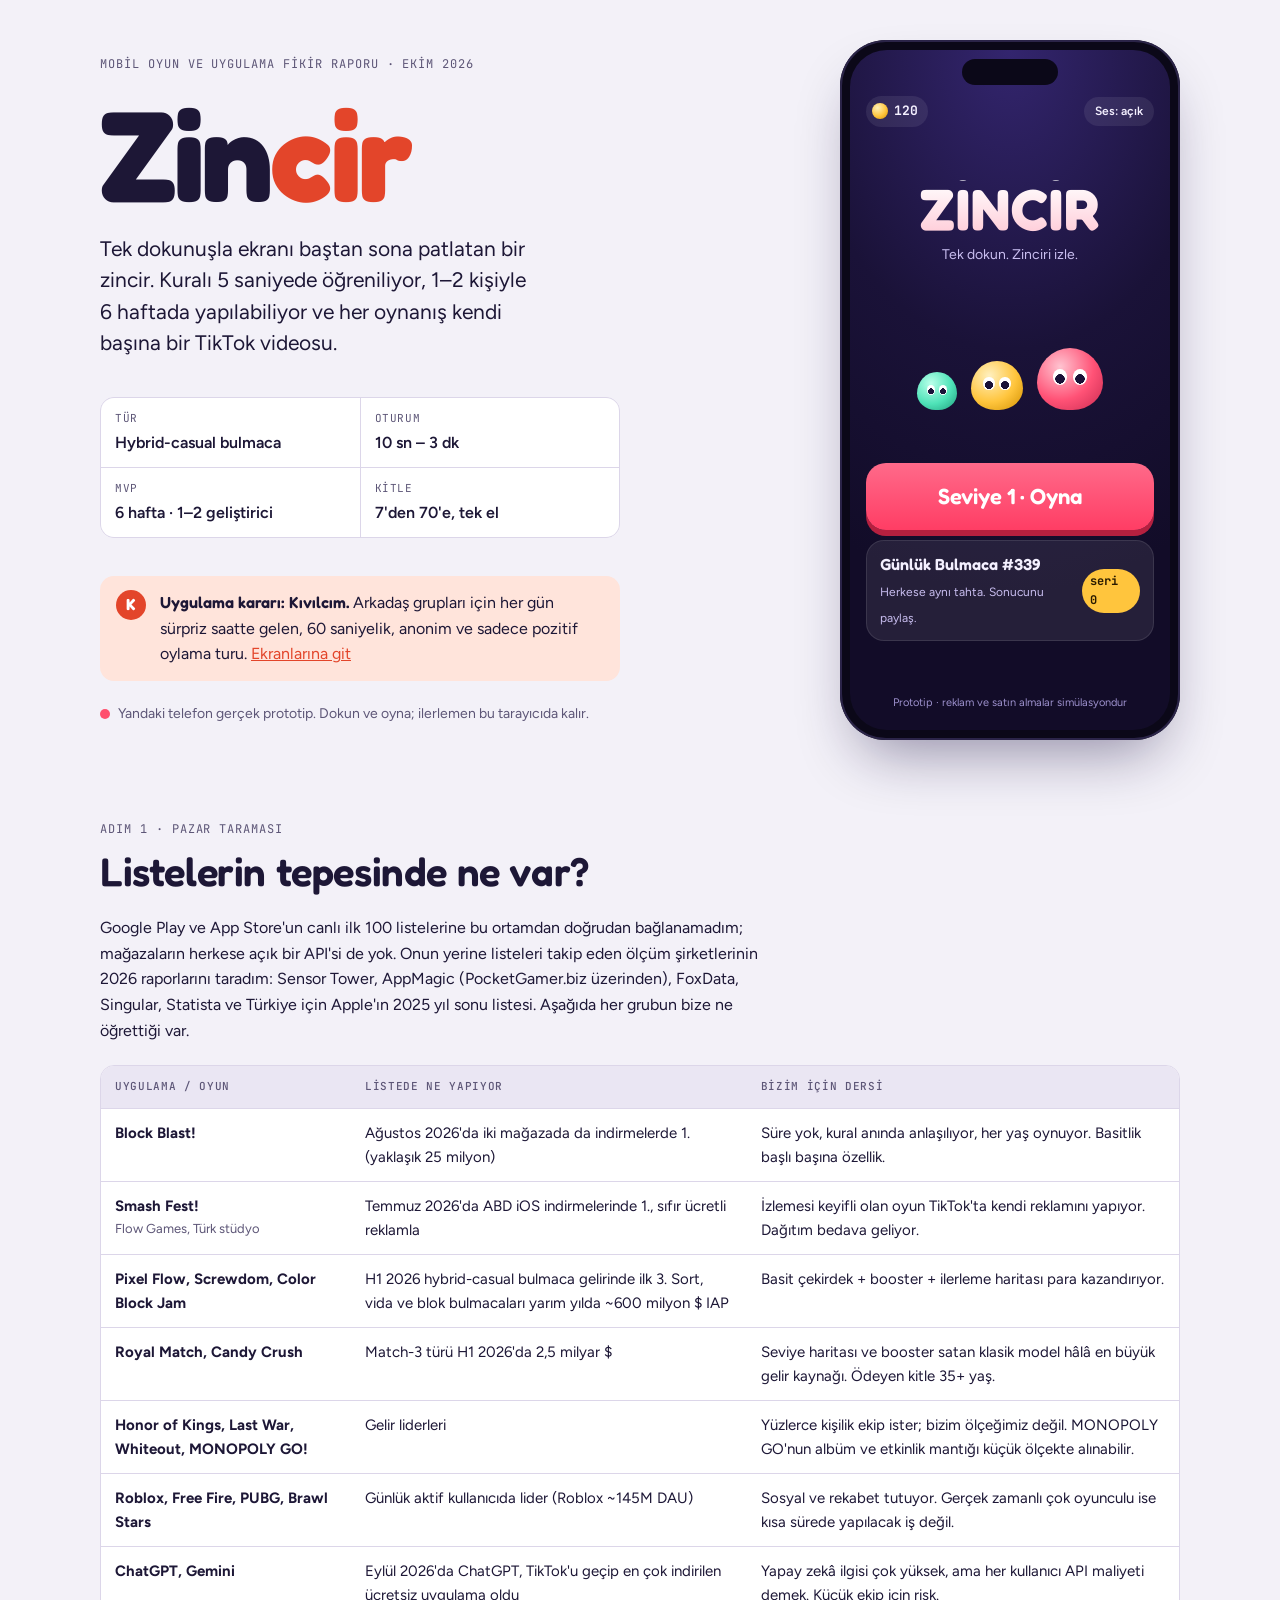
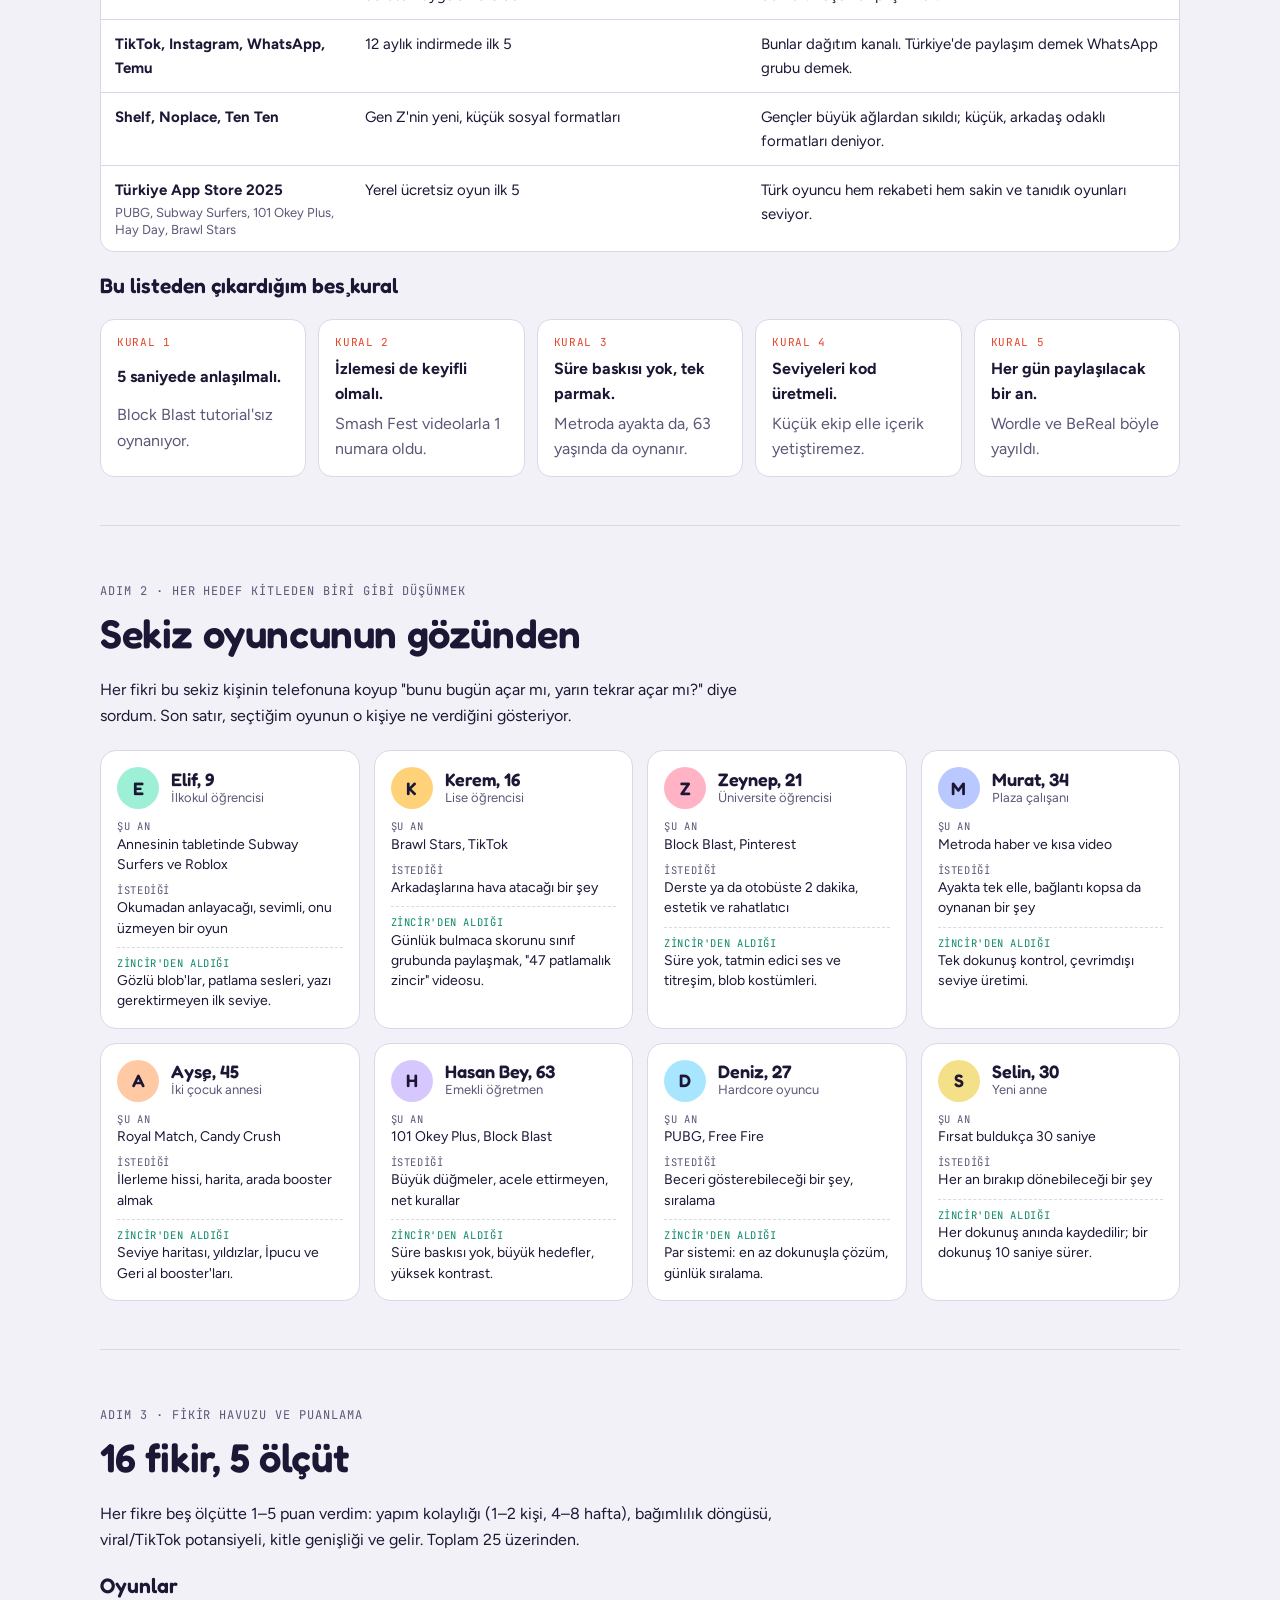
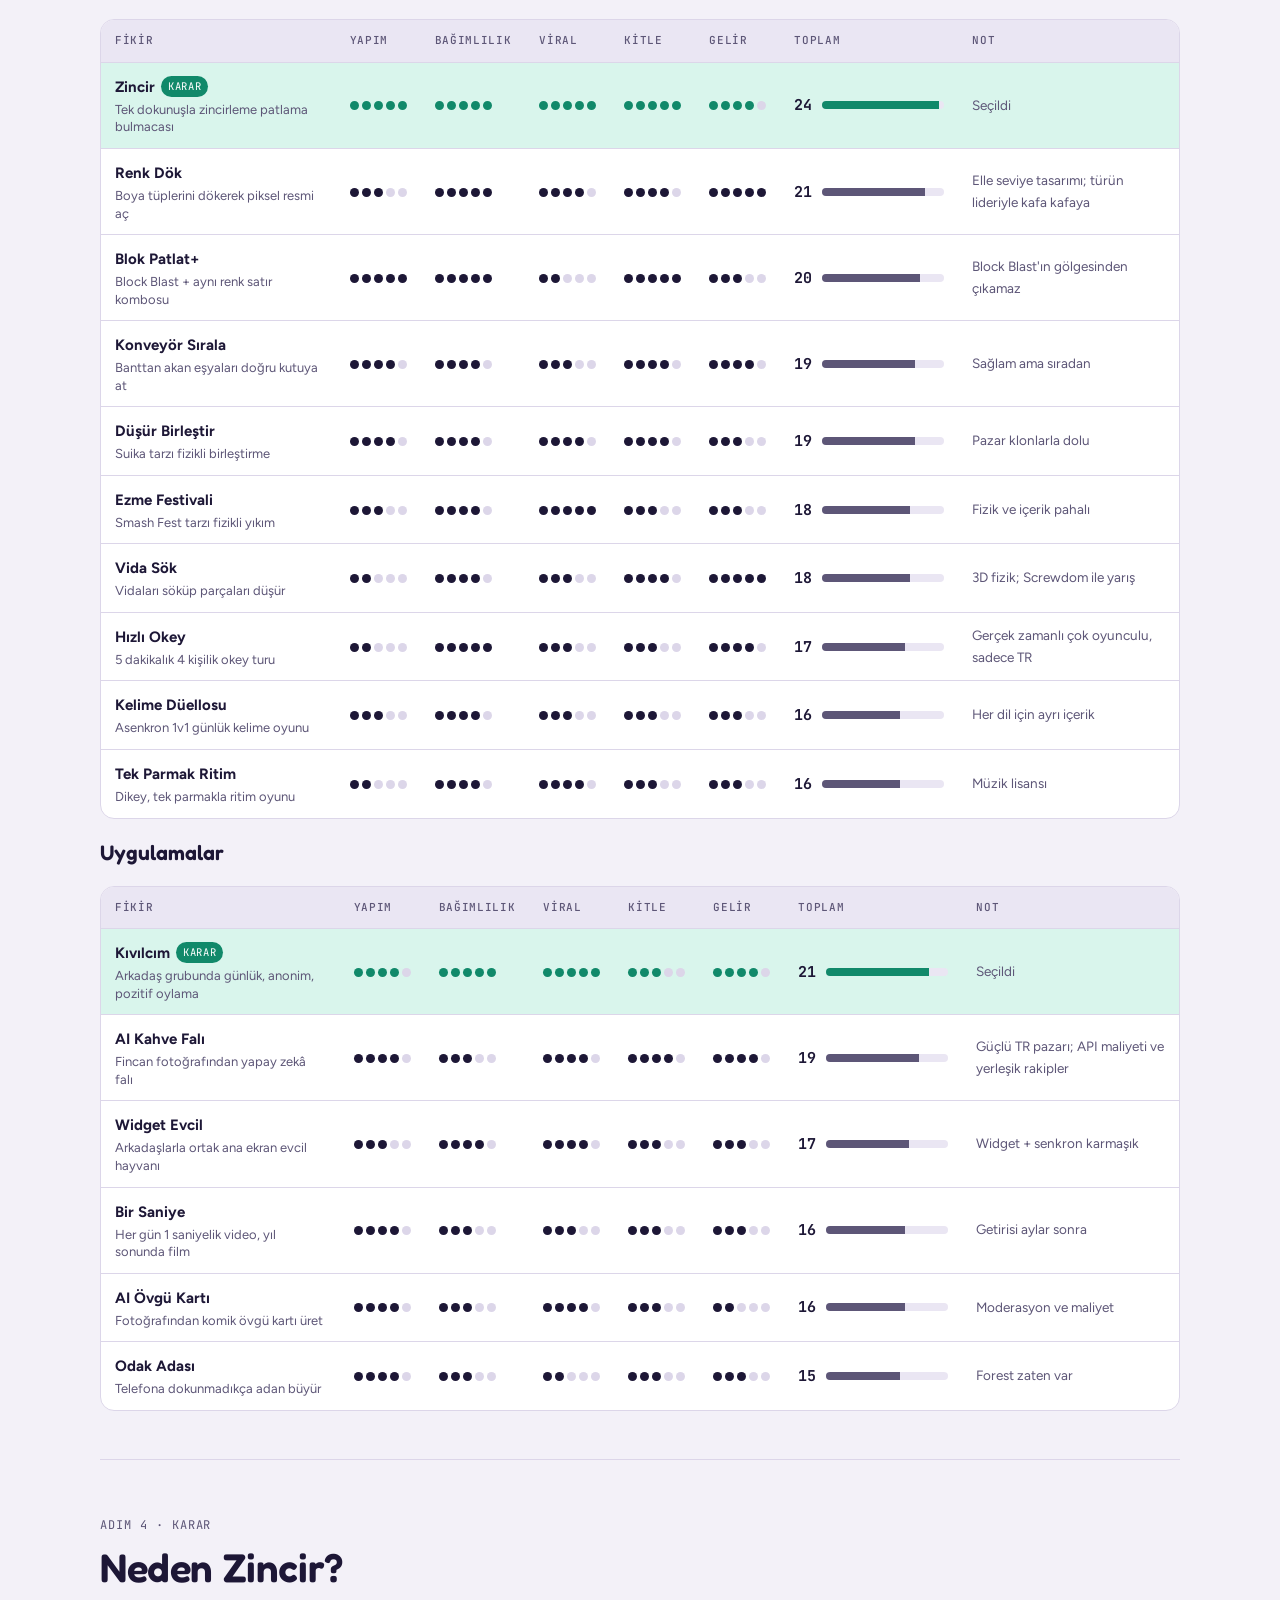
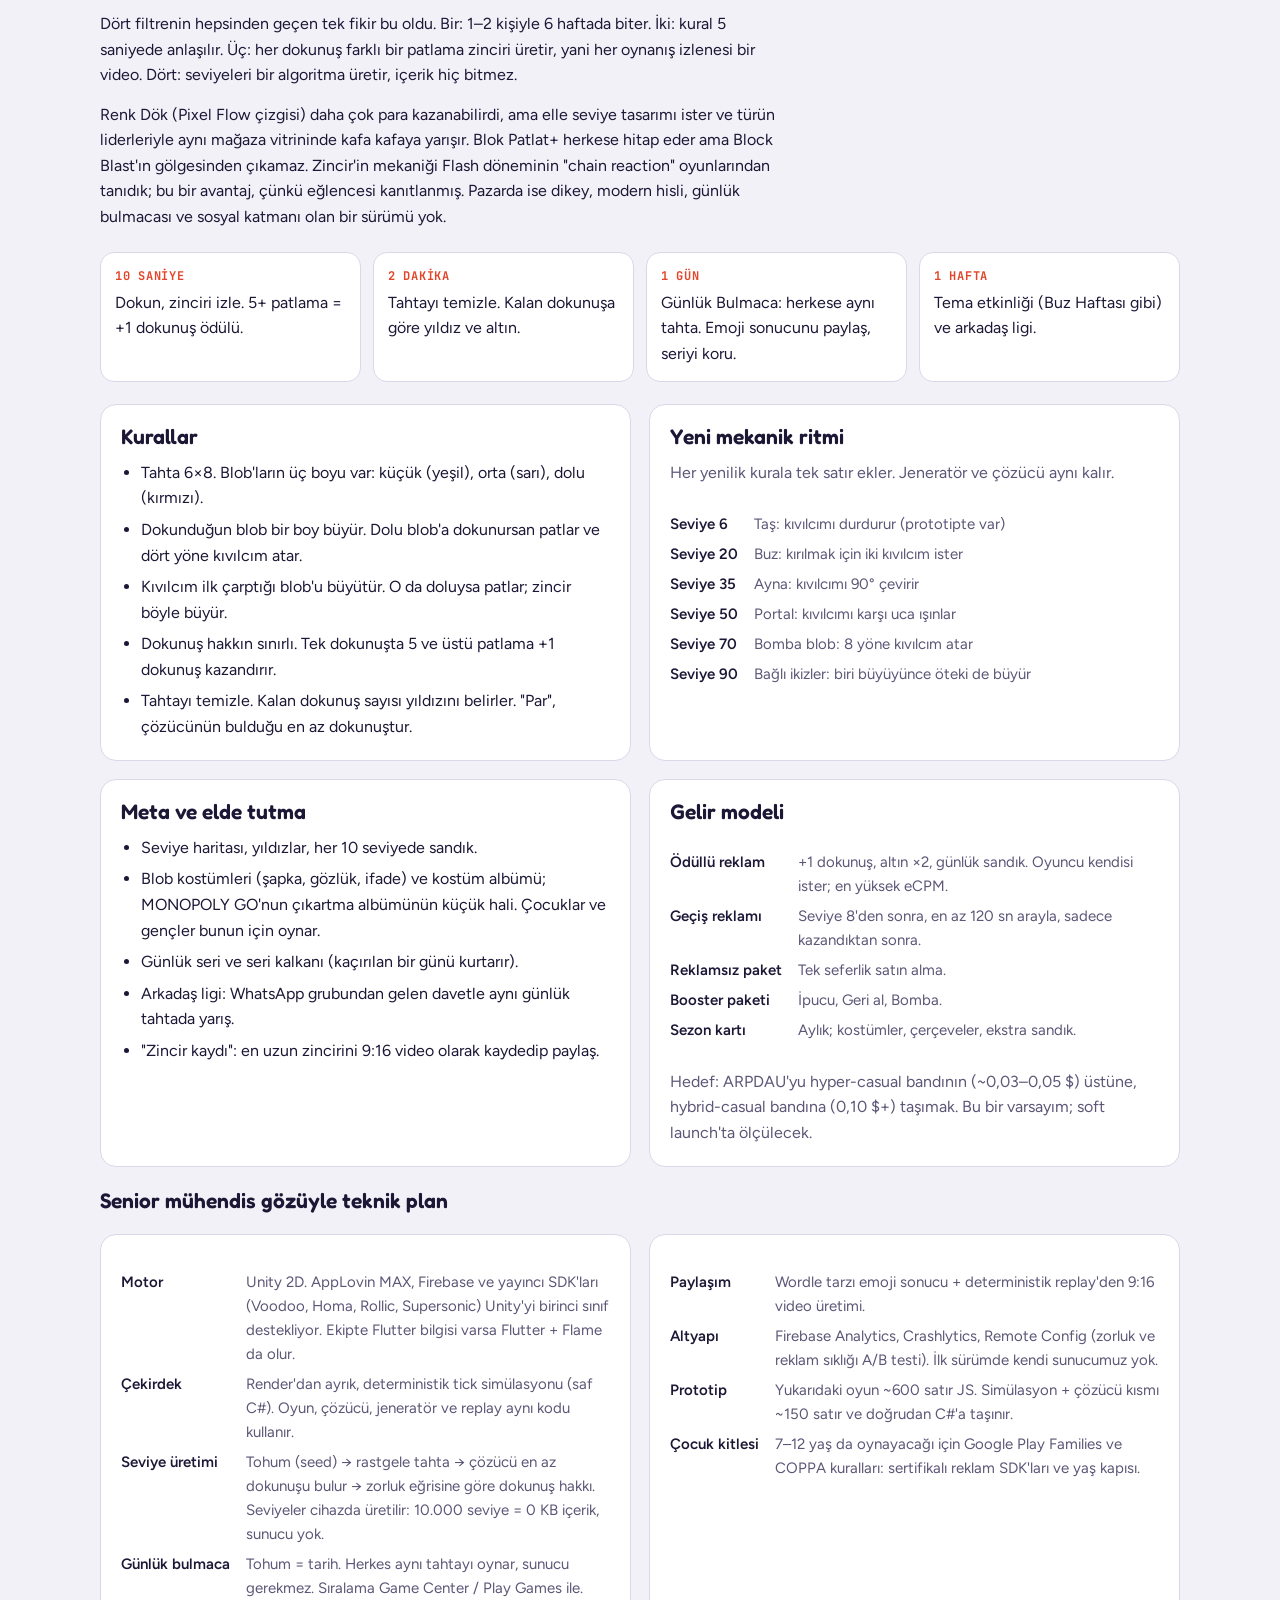
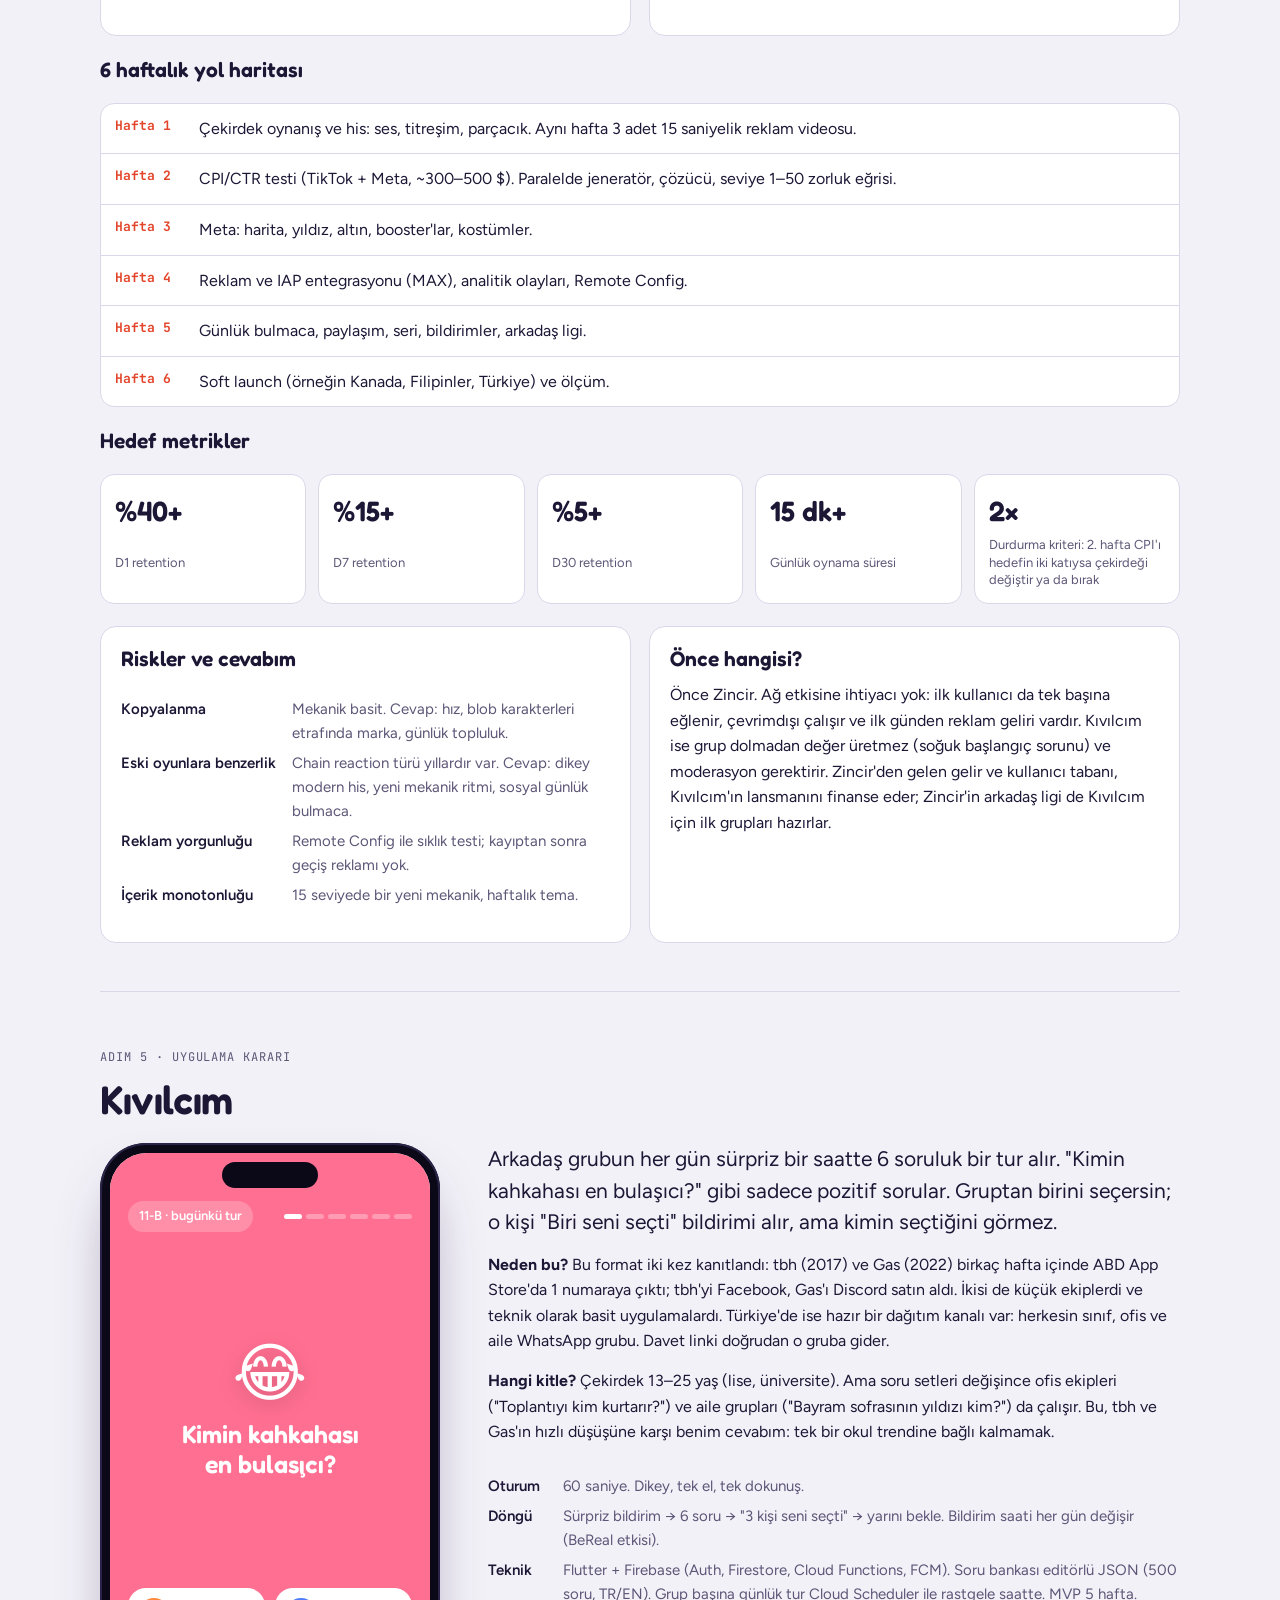
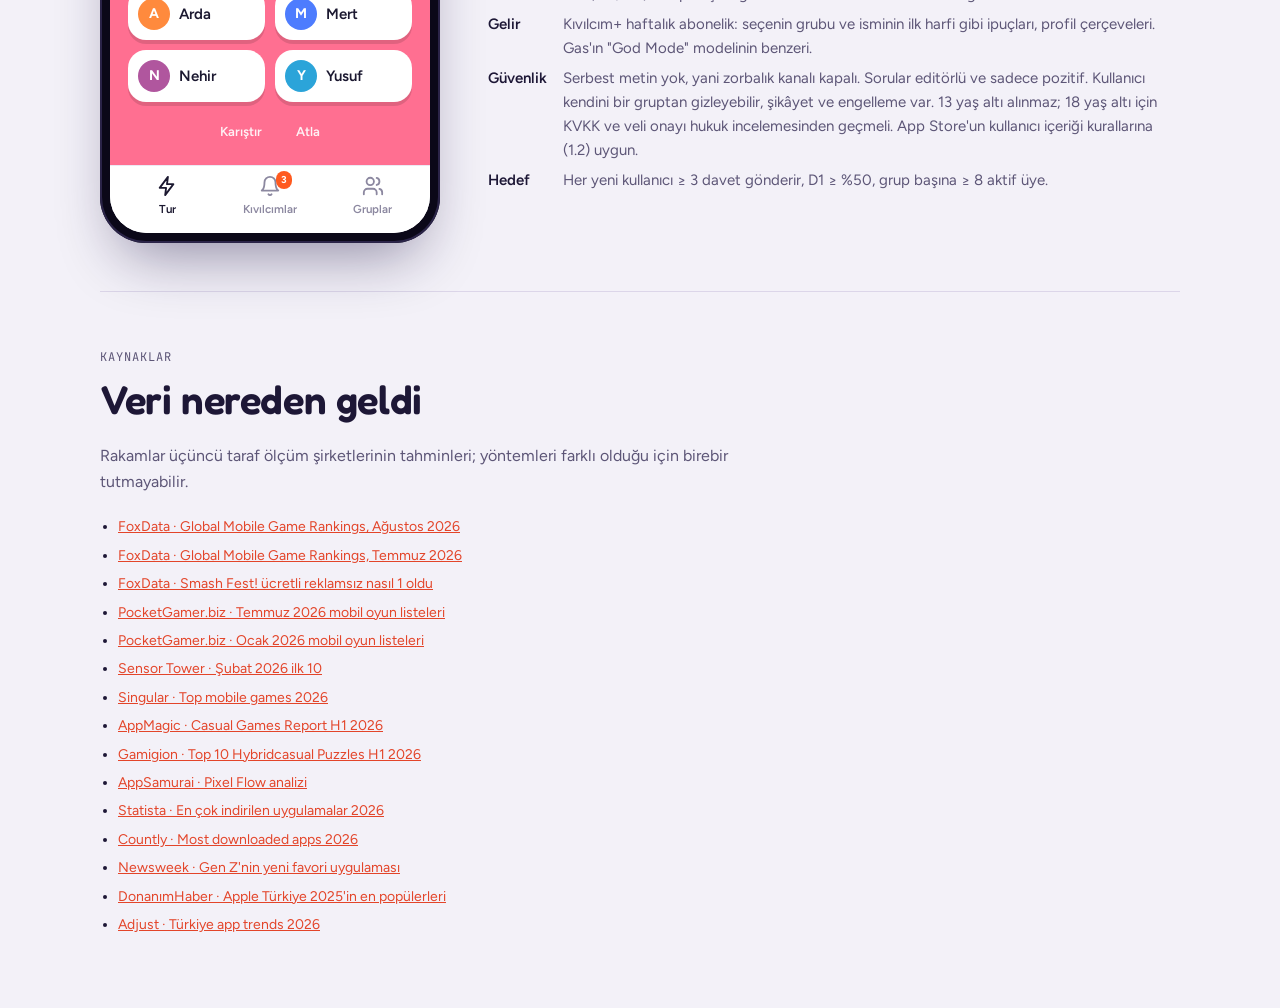
<file: fikirler/index.html>
<!doctype html>
<html lang="tr">
<head>
<meta charset="utf-8">
<meta name="viewport" content="width=device-width, initial-scale=1, viewport-fit=cover">
<style>[hidden]{display:none!important}body{margin:0}img{max-width:100%}</style>
</head>
<body>
<title>Zincir ve Kıvılcım</title>
<link rel="preconnect" href="https://fonts.googleapis.com">
<link rel="preconnect" href="https://fonts.gstatic.com" crossorigin>
<link rel="stylesheet" href="https://fonts.googleapis.com/css2?family=Fredoka:wght@500;600;700&family=Figtree:wght@400;500;600;700&family=JetBrains+Mono:wght@500;700&display=swap">
<style>
/* Layout: one reading column (max 1120px); the hero and the app section pair copy with a live phone prototype */
:root{
  --bg:#F3F1F8; --surface:#FFFFFF; --sunk:#EAE6F3; --ink:#1D1736; --muted:#5D5677; --line:#DCD6E9;
  --accent:#E3452A; --accent-soft:#FFE4DB; --good:#11896A; --good-soft:#D9F5EC;
  --mint:#2CCB9F; --sun:#FFB627; --coral:#FF4F6D;
  --f-display:"Fredoka","Trebuchet MS",system-ui,sans-serif;
  --f-body:"Figtree",system-ui,-apple-system,"Segoe UI",sans-serif;
  --f-mono:"JetBrains Mono",ui-monospace,Menlo,Consolas,monospace;
}
@media (prefers-color-scheme: dark){:root:not([data-theme="light"]){
  --bg:#130F22; --surface:#1C1730; --sunk:#241E3C; --ink:#ECE8F7; --muted:#A49DC0; --line:#322B52;
  --accent:#FF7558; --accent-soft:#3B2026; --good:#45D3A7; --good-soft:#15342C; color-scheme:dark}}
:root[data-theme="dark"]{
  --bg:#130F22; --surface:#1C1730; --sunk:#241E3C; --ink:#ECE8F7; --muted:#A49DC0; --line:#322B52;
  --accent:#FF7558; --accent-soft:#3B2026; --good:#45D3A7; --good-soft:#15342C; color-scheme:dark}

*{box-sizing:border-box}
body{background:var(--bg);color:var(--ink);font-family:var(--f-body);font-size:16px;line-height:1.6}
.wrap{max-width:1120px;margin:0 auto;padding-inline:20px;padding-block:28px 64px}
h1,h2,h3{font-family:var(--f-display);font-weight:600;line-height:1.1;text-wrap:balance;margin:0}
h2{font-size:clamp(28px,4vw,40px);letter-spacing:-.01em}
h3{font-size:21px}
p{margin:0}
.eyebrow{font-family:var(--f-mono);font-size:12px;letter-spacing:.08em;text-transform:uppercase;color:var(--muted)}
.lead{font-size:clamp(18px,2.2vw,21px);line-height:1.5;max-width:34ch}
.prose{max-width:68ch;display:grid;gap:14px}
.muted{color:var(--muted)}
a{color:var(--accent)}
section{padding-block:56px 8px;display:grid;gap:22px}
section+section{border-top:1px solid var(--line);margin-top:40px}
.sec-head{display:grid;gap:10px}

/* hero */
.hero{display:grid;grid-template-columns:minmax(0,1fr) 340px;gap:48px;align-items:center;padding-block:12px 24px}
.hero h1{font-size:clamp(64px,11vw,128px);font-weight:700;letter-spacing:-.03em;line-height:.9}
.hero h1 span{color:var(--accent)}
.hero-copy{display:grid;gap:22px;min-width:0}
.facts{display:grid;grid-template-columns:repeat(2,minmax(0,1fr));gap:1px;background:var(--line);border:1px solid var(--line);border-radius:14px;overflow:hidden;max-width:520px}
.facts div{background:var(--surface);padding:12px 14px;display:grid;gap:2px}
.facts dt{font-family:var(--f-mono);font-size:11px;letter-spacing:.06em;text-transform:uppercase;color:var(--muted)}
.facts dd{margin:0;font-weight:600}
.second{display:flex;gap:14px;align-items:flex-start;max-width:520px;padding:14px 16px;border-radius:14px;background:var(--accent-soft)}
.second b{font-family:var(--f-display);font-weight:600}
.spark-ico{flex:none;width:30px;height:30px;border-radius:50%;background:var(--accent);display:grid;place-items:center;color:#fff;font-weight:700;font-family:var(--f-display)}
.try{font-size:14px;color:var(--muted);display:flex;gap:8px;align-items:center}
.try i{width:10px;height:10px;border-radius:50%;background:var(--coral);display:inline-block;animation:ping 1.4s ease-out infinite}
@keyframes ping{0%{box-shadow:0 0 0 0 rgba(255,79,109,.6)}100%{box-shadow:0 0 0 12px rgba(255,79,109,0)}}

/* tables */
.tbl-wrap{overflow-x:auto;border:1px solid var(--line);border-radius:14px;background:var(--surface)}
table{border-collapse:collapse;width:100%;font-size:15px}
th,td{text-align:left;padding:12px 14px;border-bottom:1px solid var(--line);vertical-align:top}
tr:last-child td{border-bottom:0}
th{font-family:var(--f-mono);font-size:11px;letter-spacing:.06em;text-transform:uppercase;color:var(--muted);font-weight:500;background:var(--sunk)}
td b{font-weight:700}
.chart-tbl td:first-child{min-width:170px}
.chart-tbl td:nth-child(2){min-width:220px}
.chart-tbl td:nth-child(3){min-width:240px}

.rules{display:grid;grid-template-columns:repeat(auto-fit,minmax(200px,1fr));gap:12px;counter-reset:r}
.rules li{list-style:none;background:var(--surface);border:1px solid var(--line);border-radius:14px;padding:14px 16px;display:grid;gap:4px}
.rules li::before{counter-increment:r;content:"Kural " counter(r);font-family:var(--f-mono);font-size:11px;letter-spacing:.06em;text-transform:uppercase;color:var(--accent)}
.rules{padding:0;margin:0}

/* personas */
.personas{display:grid;grid-template-columns:repeat(auto-fill,minmax(240px,1fr));gap:14px}
.pc{background:var(--surface);border:1px solid var(--line);border-radius:16px;padding:16px;display:grid;gap:10px;align-content:start}
.pc-top{display:flex;gap:12px;align-items:center}
.av{flex:none;width:42px;height:42px;border-radius:50%;display:grid;place-items:center;font-family:var(--f-display);font-weight:600;color:#1D1736;font-size:18px}
.pc h3{font-size:18px}
.pc small{display:block;color:var(--muted);font-size:13px;line-height:1.3}
.pc dl{margin:0;display:grid;gap:8px;font-size:14px;line-height:1.45}
.pc dt{font-family:var(--f-mono);font-size:10.5px;letter-spacing:.06em;text-transform:uppercase;color:var(--muted)}
.pc dd{margin:0}
.pc .gets{border-top:1px dashed var(--line);padding-top:8px}
.pc .gets dt{color:var(--good)}

/* scores */
.score-tbl td{vertical-align:middle}
.score-tbl td:nth-child(1){min-width:210px}
.dots{display:inline-flex;gap:3px}
.dots i{width:9px;height:9px;border-radius:50%;background:var(--line)}
.dots i.on{background:var(--ink)}
.total{display:flex;align-items:center;gap:10px;min-width:150px;font-family:var(--f-mono);font-variant-numeric:tabular-nums;font-weight:700}
.bar{flex:1;height:8px;border-radius:4px;background:var(--sunk);overflow:hidden;min-width:60px}
.bar span{display:block;height:100%;background:var(--muted)}
tr.pick{background:var(--good-soft)}
tr.pick .bar span{background:var(--good)}
tr.pick .dots i.on{background:var(--good)}
.tag{display:inline-block;font-family:var(--f-mono);font-size:10.5px;letter-spacing:.06em;text-transform:uppercase;padding:2px 7px;border-radius:999px;background:var(--good);color:var(--surface);margin-left:6px;vertical-align:2px}
.sub{display:block;color:var(--muted);font-size:13px;line-height:1.35;margin-top:2px}
.note{color:var(--muted);font-size:13.5px;min-width:180px}

/* decision */
.grid2{display:grid;grid-template-columns:repeat(2,minmax(0,1fr));gap:18px}
.card{background:var(--surface);border:1px solid var(--line);border-radius:16px;padding:20px;display:grid;gap:12px;align-content:start;min-width:0}
.card ul,.card ol{margin:0;padding-left:20px;display:grid;gap:6px}
.loop{display:grid;grid-template-columns:repeat(4,minmax(0,1fr));gap:12px}
.loop div{background:var(--surface);border:1px solid var(--line);border-radius:14px;padding:14px;display:grid;gap:4px;align-content:start}
.loop b{font-family:var(--f-mono);font-size:12px;letter-spacing:.06em;text-transform:uppercase;color:var(--accent)}
.kv{display:grid;grid-template-columns:auto 1fr;gap:6px 16px;font-size:15px}
.kv dt{font-weight:600}
.kv dd{margin:0;color:var(--muted)}
.weeks{display:grid;gap:0;border:1px solid var(--line);border-radius:14px;overflow:hidden;background:var(--surface)}
.weeks div{display:grid;grid-template-columns:72px 1fr;gap:12px;padding:12px 14px;border-bottom:1px solid var(--line)}
.weeks div:last-child{border-bottom:0}
.weeks b{font-family:var(--f-mono);font-size:13px;color:var(--accent)}
.kpi{display:grid;grid-template-columns:repeat(auto-fit,minmax(150px,1fr));gap:12px}
.kpi div{background:var(--surface);border:1px solid var(--line);border-radius:14px;padding:14px;display:grid;gap:2px}
.kpi strong{font-family:var(--f-display);font-size:28px;font-weight:600;font-variant-numeric:tabular-nums}
.kpi span{font-size:13px;color:var(--muted);line-height:1.35}
code{font-family:var(--f-mono);font-size:.88em;background:var(--sunk);padding:1px 5px;border-radius:5px}

.app-sec{display:grid;grid-template-columns:340px minmax(0,1fr);gap:48px;align-items:start}
.sources{font-size:14px;display:grid;gap:6px;padding-left:18px;margin:0}

@media (max-width:900px){
  .hero,.app-sec{grid-template-columns:1fr;gap:32px}
  .hero .phone,.app-sec .phone{justify-self:center}
  .grid2,.loop{grid-template-columns:1fr}
}
@media (max-width:560px){.loop{grid-template-columns:1fr}.facts{grid-template-columns:1fr}}

/* ---------- phone shell (device colors are fixed, not themed) ---------- */
.phone{width:340px;max-width:100%;height:700px;border-radius:46px;background:#0B0818;padding:10px;box-shadow:0 30px 60px -20px rgba(20,10,60,.45),inset 0 0 0 2px #2B2448;position:relative;flex:none}
.screen{position:relative;height:100%;border-radius:37px;overflow:hidden;user-select:none;-webkit-user-select:none;-webkit-tap-highlight-color:transparent}
.notch{position:absolute;top:9px;left:50%;transform:translateX(-50%);width:96px;height:26px;border-radius:14px;background:#0B0818;z-index:20}
.phone :where(button){font:inherit;cursor:pointer;border:0}
.phone button:focus-visible{outline:3px solid #FFC53D;outline-offset:2px}

/* ---------- Zincir game ---------- */
.zc{background:radial-gradient(120% 80% at 50% 0%,#33256E 0%,#1A1238 55%,#120C28 100%);color:#F4F0FF;font-family:var(--f-body)}
.zc section{position:absolute;inset:0;padding:46px 16px 18px;display:flex;flex-direction:column;gap:10px;border:0;margin:0}
.zc-home{align-items:center;justify-content:space-between;text-align:center}
.zc-row{display:flex;justify-content:space-between;align-items:center;width:100%}
.zc-coin{display:inline-flex;align-items:center;gap:6px;background:rgba(255,255,255,.08);padding:5px 10px 5px 6px;border-radius:999px;font-family:var(--f-mono);font-weight:700;font-size:13px}
.zc-coin::before{content:"";width:16px;height:16px;border-radius:50%;background:radial-gradient(circle at 35% 30%,#FFF1B8,#FFC53D 55%,#D68F00)}
.zc-icon{background:rgba(255,255,255,.08);color:#F4F0FF;border-radius:999px;padding:5px 11px;font-size:12px;font-weight:600}
.zc-logo{font-family:var(--f-display);font-weight:700;font-size:58px;letter-spacing:.02em;line-height:1;background:linear-gradient(180deg,#FFFFFF,#FFC9D6);-webkit-background-clip:text;background-clip:text;color:transparent}
.zc-tag{font-size:14px;color:#C9BEF0;margin-top:6px}
.zc-blobs{display:flex;gap:14px;align-items:flex-end;height:90px}
.hb{position:relative;border-radius:50% 50% 46% 46%/56% 56% 44% 44%;animation:bob 1.6s ease-in-out infinite}
.hb::before,.hb::after{content:"";position:absolute;top:34%;width:22%;height:26%;border-radius:50%;background:radial-gradient(circle at 50% 62%,#1A1238 0 38%,#fff 40%)}
.hb::before{left:24%}.hb::after{right:24%}
.hb.l1{width:40px;height:38px;background:radial-gradient(circle at 35% 30%,#B9FFEA,#4FE3B8 55%,#1F9E7C);animation-delay:.2s}
.hb.l2{width:52px;height:49px;background:radial-gradient(circle at 35% 30%,#FFF0BF,#FFC53D 55%,#D28F00);animation-delay:.4s}
.hb.l3{width:66px;height:62px;background:radial-gradient(circle at 35% 30%,#FFC3D0,#FF5276 55%,#C92A50)}
@keyframes bob{0%,100%{transform:translateY(0) scale(1,1)}45%{transform:translateY(-12px) scale(.96,1.04)}55%{transform:translateY(-12px)}90%{transform:translateY(0) scale(1.06,.94)}}
.zc-menu{display:grid;gap:10px;width:100%}
.zc-play{background:linear-gradient(180deg,#FF6A8A,#FF3D64);color:#fff;border-radius:20px;padding:16px;font-family:var(--f-display);font-size:22px;font-weight:600;box-shadow:0 6px 0 #B5203F}
.zc-play:active{transform:translateY(4px);box-shadow:0 2px 0 #B5203F}
.zc-daily{background:rgba(255,255,255,.08);color:#F4F0FF;border-radius:18px;padding:12px 14px;display:flex;justify-content:space-between;align-items:center;text-align:left;box-shadow:inset 0 0 0 1px rgba(255,255,255,.1)}
.zc-daily b{font-family:var(--f-display);font-weight:600;font-size:16px;display:block}
.zc-daily small{color:#C9BEF0;font-size:12px}
.zc-daily .st{font-family:var(--f-mono);font-size:12px;background:#FFC53D;color:#2A1B00;border-radius:999px;padding:3px 8px;font-weight:700}
.zc-foot{font-size:11px;color:#9C90CC}

.zc-bar{display:grid;grid-template-columns:auto 1fr auto;align-items:center;gap:10px}
.zc-back{background:rgba(255,255,255,.08);color:#fff;width:34px;height:34px;border-radius:50%;font-size:20px;line-height:1}
.zc-title{font-family:var(--f-display);font-weight:600;font-size:18px;text-align:center}
.zc-hud{display:flex;justify-content:center;align-items:center;gap:14px}
.zc-taps{display:flex;align-items:baseline;gap:6px;background:rgba(0,0,0,.25);border-radius:16px;padding:4px 14px}
.zc-taps strong{font-family:var(--f-display);font-size:34px;font-weight:700;line-height:1.1;font-variant-numeric:tabular-nums}
.zc-taps span{font-size:12px;color:#C9BEF0}
.zc-par{font-family:var(--f-mono);font-size:12px;color:#C9BEF0}
.zc-tip{min-height:34px;font-size:12.5px;line-height:1.35;color:#E3DBFF;text-align:center;padding-inline:6px}
.zc-board{flex:1;min-height:0;position:relative}
.zc-board canvas{position:absolute;inset:0;width:100%;height:100%;touch-action:manipulation;cursor:pointer}
.zc-boost{display:grid;grid-template-columns:repeat(3,1fr);gap:8px}
.zc-boost button{background:rgba(255,255,255,.08);color:#F4F0FF;border-radius:14px;padding:8px 4px;display:grid;gap:1px;justify-items:center;box-shadow:inset 0 0 0 1px rgba(255,255,255,.08)}
.zc-boost button b{font-family:var(--f-display);font-weight:600;font-size:14px}
.zc-boost button small{font-family:var(--f-mono);font-size:10.5px;color:#FFD66B}
.zc-boost button:disabled{opacity:.4;cursor:default}
.zc-over{position:absolute;inset:0;background:rgba(10,6,26,.72);backdrop-filter:blur(3px);display:grid;place-items:center;padding:20px;z-index:10}
.zc-modal{background:linear-gradient(180deg,#2D2163,#1E1646);border-radius:26px;padding:22px 18px;width:100%;display:grid;gap:12px;text-align:center;box-shadow:inset 0 0 0 1px rgba(255,255,255,.12)}
.zc-modal h3{font-size:28px;font-weight:700;color:#fff}
.zc-modal p{font-size:14px;color:#D8CFFF}
.zc-stars{font-size:38px;letter-spacing:4px;color:#FFC53D;line-height:1}
.zc-stars .off{color:rgba(255,255,255,.18)}
.zc-share{font-family:var(--f-mono);font-size:12.5px;white-space:pre-wrap;text-align:left;background:rgba(0,0,0,.3);border-radius:12px;padding:10px 12px;color:#fff;user-select:text;-webkit-user-select:text}
.zc-btn{border-radius:16px;padding:12px;font-family:var(--f-display);font-size:17px;font-weight:600}
.zc-btn.pri{background:linear-gradient(180deg,#FF6A8A,#FF3D64);color:#fff;box-shadow:0 4px 0 #B5203F}
.zc-btn.sec{background:rgba(255,255,255,.1);color:#fff}
.zc-btn.ad{background:linear-gradient(180deg,#FFD66B,#FFB627);color:#2A1B00;box-shadow:0 4px 0 #B07700}
.zc-adbox{font-family:var(--f-display);font-size:64px;font-weight:700;color:#fff}

/* ---------- Kıvılcım app (fixed palette) ---------- */
.kv-app{background:#FFFFFF;color:#1B1830;font-family:var(--f-body);display:flex;flex-direction:column}
.kv-view{flex:1;min-height:0;position:relative;display:flex;flex-direction:column}
.kv-vote{flex:1;display:flex;flex-direction:column;padding:48px 18px 16px;gap:14px;color:#fff;transition:background-color .35s}
.kv-head{display:flex;justify-content:space-between;align-items:center;font-size:13px;font-weight:600}
.kv-chip{background:rgba(255,255,255,.22);padding:5px 11px;border-radius:999px}
.kv-prog{display:flex;gap:4px}
.kv-prog i{width:18px;height:5px;border-radius:3px;background:rgba(255,255,255,.3)}
.kv-prog i.on{background:#fff}
.kv-q{flex:1;display:flex;flex-direction:column;justify-content:center;align-items:center;text-align:center;gap:14px}
.kv-emo{font-size:64px;line-height:1;filter:drop-shadow(0 6px 10px rgba(0,0,0,.15))}
.kv-q h3{font-size:25px;font-weight:600;line-height:1.2;color:#fff;max-width:14em}
.kv-opts{display:grid;grid-template-columns:1fr 1fr;gap:10px}
.kv-opt{background:#fff;color:#1B1830;border-radius:18px;padding:10px;display:flex;align-items:center;gap:9px;font-weight:600;font-size:15px;text-align:left;box-shadow:0 4px 0 rgba(0,0,0,.12);transition:transform .12s,background .15s,color .15s}
.kv-opt:active{transform:scale(.97)}
.kv-opt.sel{background:#1B1830;color:#fff;transform:scale(1.04)}
.kv-av{width:32px;height:32px;border-radius:50%;display:grid;place-items:center;color:#fff;font-weight:700;font-size:14px;flex:none}
.kv-actions{display:flex;justify-content:center;gap:22px;font-size:13px;font-weight:600}
.kv-actions button{background:none;color:rgba(255,255,255,.9);padding:6px}
.kv-done{flex:1;display:flex;flex-direction:column;justify-content:center;align-items:center;text-align:center;gap:14px;padding:48px 24px 16px;background:linear-gradient(180deg,#FFF4E5,#FFFFFF)}
.kv-done .big{font-family:var(--f-display);font-size:72px;font-weight:700;color:#FF7A1A;line-height:1}
.kv-done h3{font-size:24px;color:#1B1830}
.kv-done p{font-size:14px;color:#5E5973;max-width:24ch}
.kv-cta{background:#1B1830;color:#fff;border-radius:16px;padding:13px 18px;font-weight:700;font-size:15px}
.kv-list{flex:1;overflow-y:auto;padding:50px 16px 16px;display:flex;flex-direction:column;gap:10px}
.kv-list h3{font-size:26px;color:#1B1830;margin-bottom:4px}
.kv-item{display:flex;gap:12px;align-items:center;padding:12px;border-radius:16px;background:#F5F3FA;text-align:left;color:#1B1830;width:100%}
.kv-item .bolt{flex:none;width:40px;height:40px;border-radius:12px;display:grid;place-items:center;font-size:20px}
.kv-item b{display:block;font-size:14px}
.kv-item span{font-size:12.5px;color:#6B6680;line-height:1.3;display:block}
.kv-item em{font-style:normal;font-size:11px;color:#9A95AE;margin-left:auto;align-self:flex-start;flex:none}
.kv-item.new{background:#FFF1E2}
.kv-tabs{display:grid;grid-template-columns:repeat(3,1fr);border-top:1px solid #ECE9F3;background:#fff;padding:8px 6px 14px}
.kv-tabs button{background:none;color:#8C88A0;font-size:11.5px;font-weight:600;display:grid;justify-items:center;gap:3px;position:relative}
.kv-tabs button svg{width:22px;height:22px}
.kv-tabs button.on{color:#1B1830}
.kv-badge{position:absolute;top:-3px;left:calc(50% + 6px);background:#FF5A1F;color:#fff;font-size:10px;border-radius:999px;padding:1px 5px;font-weight:700}
.kv-sheet{position:absolute;inset:0;background:rgba(20,16,40,.5);display:flex;align-items:flex-end;z-index:5}
.kv-sheet-in{background:#fff;width:100%;border-radius:26px 26px 0 0;padding:22px 20px 24px;display:grid;gap:12px;color:#1B1830}
.kv-sheet-in h3{font-size:22px}
.kv-sheet-in ul{margin:0;padding-left:18px;font-size:14px;color:#4B4660;display:grid;gap:4px}
.kv-lock{background:linear-gradient(135deg,#FFB547,#FF5A1F);color:#fff;border-radius:16px;padding:14px;font-weight:700;display:flex;justify-content:space-between;align-items:center}
.kv-lock small{font-weight:500;opacity:.9}
.kv-x{background:#F1EFF6;color:#1B1830;border-radius:14px;padding:11px;font-weight:600}
.kv-toast{position:absolute;left:16px;right:16px;top:50px;background:#1B1830;color:#fff;border-radius:14px;padding:10px 14px;font-size:13px;font-weight:600;text-align:center;z-index:6;animation:toast 2.2s ease forwards}
@keyframes toast{0%{opacity:0;transform:translateY(10px)}10%,85%{opacity:1;transform:none}100%{opacity:0}}

@media (prefers-reduced-motion: reduce){.hb,.try i{animation:none}.kv-toast{animation:none}}
</style>

<div class="wrap">

<!-- ================= HERO ================= -->
<div class="hero">
  <div class="hero-copy">
    <p class="eyebrow">Mobil oyun ve uygulama fikir raporu · Ekim 2026</p>
    <h1>Zin<span>cir</span></h1>
    <p class="lead">Tek dokunuşla ekranı baştan sona patlatan bir zincir. Kuralı 5 saniyede öğreniliyor, 1–2 kişiyle 6 haftada yapılabiliyor ve her oynanış kendi başına bir TikTok videosu.</p>
    <dl class="facts">
      <div><dt>Tür</dt><dd>Hybrid-casual bulmaca</dd></div>
      <div><dt>Oturum</dt><dd>10 sn – 3 dk</dd></div>
      <div><dt>MVP</dt><dd>6 hafta · 1–2 geliştirici</dd></div>
      <div><dt>Kitle</dt><dd>7'den 70'e, tek el</dd></div>
    </dl>
    <div class="second"><span class="spark-ico">K</span><p><b>Uygulama kararı: Kıvılcım.</b> Arkadaş grupları için her gün sürpriz saatte gelen, 60 saniyelik, anonim ve sadece pozitif oylama turu. <a href="#kivilcim">Ekranlarına git</a></p></div>
    <p class="try"><i></i>Yandaki telefon gerçek prototip. Dokun ve oyna; ilerlemen bu tarayıcıda kalır.</p>
  </div>

  <div class="phone" aria-label="Zincir oyun prototipi">
    <div class="screen zc" id="zc">
      <div class="notch"></div>
      <section class="zc-home" id="zc-home">
        <div class="zc-row"><span class="zc-coin" id="zc-coins-h">120</span><button class="zc-icon" id="zc-mute-h" type="button">Ses: açık</button></div>
        <div>
          <div class="zc-logo">ZİNCİR</div>
          <p class="zc-tag">Tek dokun. Zinciri izle.</p>
        </div>
        <div class="zc-blobs" aria-hidden="true"><div class="hb l1"></div><div class="hb l2"></div><div class="hb l3"></div></div>
        <div class="zc-menu">
          <button class="zc-play" id="zc-play" type="button">Seviye <span id="zc-lvl-h">1</span> · Oyna</button>
          <button class="zc-daily" id="zc-daily" type="button"><span><b id="zc-daily-t">Günlük Bulmaca</b><small id="zc-daily-s">Herkese aynı tahta. Sonucunu paylaş.</small></span><span class="st" id="zc-streak">seri 0</span></button>
        </div>
        <p class="zc-foot">Prototip · reklam ve satın almalar simülasyondur</p>
      </section>

      <section class="zc-game" id="zc-game" hidden>
        <div class="zc-bar">
          <button class="zc-back" id="zc-back" type="button" aria-label="Ana ekrana dön">‹</button>
          <div class="zc-title" id="zc-title">Seviye 1</div>
          <span class="zc-coin" id="zc-coins">120</span>
        </div>
        <div class="zc-hud"><div class="zc-taps"><strong id="zc-taps">2</strong><span>dokunuş</span></div><span class="zc-par" id="zc-par">par 1</span></div>
        <p class="zc-tip" id="zc-tip"></p>
        <div class="zc-board" id="zc-board"><canvas id="zc-canvas" aria-label="Oyun tahtası"></canvas></div>
        <div class="zc-boost">
          <button type="button" id="zc-hint"><b>İpucu</b><small>30 altın</small></button>
          <button type="button" id="zc-undo"><b>Geri al</b><small>40 altın</small></button>
          <button type="button" id="zc-plus"><b>+1 dokunuş</b><small>reklam izle</small></button>
        </div>
        <div class="zc-over" id="zc-over" hidden><div class="zc-modal" id="zc-modal"></div></div>
      </section>
    </div>
  </div>
</div>

<!-- ================= 1. CHARTS ================= -->
<section id="charts">
  <div class="sec-head">
    <p class="eyebrow">Adım 1 · Pazar taraması</p>
    <h2>Listelerin tepesinde ne var?</h2>
  </div>
  <div class="prose">
    <p>Google Play ve App Store'un canlı ilk 100 listelerine bu ortamdan doğrudan bağlanamadım; mağazaların herkese açık bir API'si de yok. Onun yerine listeleri takip eden ölçüm şirketlerinin 2026 raporlarını taradım: Sensor Tower, AppMagic (PocketGamer.biz üzerinden), FoxData, Singular, Statista ve Türkiye için Apple'ın 2025 yıl sonu listesi. Aşağıda her grubun bize ne öğrettiği var.</p>
  </div>
  <div class="tbl-wrap">
    <table class="chart-tbl">
      <thead><tr><th>Uygulama / oyun</th><th>Listede ne yapıyor</th><th>Bizim için dersi</th></tr></thead>
      <tbody>
        <tr><td><b>Block Blast!</b></td><td>Ağustos 2026'da iki mağazada da indirmelerde 1. (yaklaşık 25 milyon)</td><td>Süre yok, kural anında anlaşılıyor, her yaş oynuyor. Basitlik başlı başına özellik.</td></tr>
        <tr><td><b>Smash Fest!</b> <span class="sub">Flow Games, Türk stüdyo</span></td><td>Temmuz 2026'da ABD iOS indirmelerinde 1., sıfır ücretli reklamla</td><td>İzlemesi keyifli olan oyun TikTok'ta kendi reklamını yapıyor. Dağıtım bedava geliyor.</td></tr>
        <tr><td><b>Pixel Flow, Screwdom, Color Block Jam</b></td><td>H1 2026 hybrid-casual bulmaca gelirinde ilk 3. Sort, vida ve blok bulmacaları yarım yılda ~600 milyon $ IAP</td><td>Basit çekirdek + booster + ilerleme haritası para kazandırıyor.</td></tr>
        <tr><td><b>Royal Match, Candy Crush</b></td><td>Match-3 türü H1 2026'da 2,5 milyar $</td><td>Seviye haritası ve booster satan klasik model hâlâ en büyük gelir kaynağı. Ödeyen kitle 35+ yaş.</td></tr>
        <tr><td><b>Honor of Kings, Last War, Whiteout, MONOPOLY GO!</b></td><td>Gelir liderleri</td><td>Yüzlerce kişilik ekip ister; bizim ölçeğimiz değil. MONOPOLY GO'nun albüm ve etkinlik mantığı küçük ölçekte alınabilir.</td></tr>
        <tr><td><b>Roblox, Free Fire, PUBG, Brawl Stars</b></td><td>Günlük aktif kullanıcıda lider (Roblox ~145M DAU)</td><td>Sosyal ve rekabet tutuyor. Gerçek zamanlı çok oyunculu ise kısa sürede yapılacak iş değil.</td></tr>
        <tr><td><b>ChatGPT, Gemini</b></td><td>Eylül 2026'da ChatGPT, TikTok'u geçip en çok indirilen ücretsiz uygulama oldu</td><td>Yapay zekâ ilgisi çok yüksek, ama her kullanıcı API maliyeti demek. Küçük ekip için risk.</td></tr>
        <tr><td><b>TikTok, Instagram, WhatsApp, Temu</b></td><td>12 aylık indirmede ilk 5</td><td>Bunlar dağıtım kanalı. Türkiye'de paylaşım demek WhatsApp grubu demek.</td></tr>
        <tr><td><b>Shelf, Noplace, Ten Ten</b></td><td>Gen Z'nin yeni, küçük sosyal formatları</td><td>Gençler büyük ağlardan sıkıldı; küçük, arkadaş odaklı formatları deniyor.</td></tr>
        <tr><td><b>Türkiye App Store 2025</b> <span class="sub">PUBG, Subway Surfers, 101 Okey Plus, Hay Day, Brawl Stars</span></td><td>Yerel ücretsiz oyun ilk 5</td><td>Türk oyuncu hem rekabeti hem sakin ve tanıdık oyunları seviyor.</td></tr>
      </tbody>
    </table>
  </div>
  <h3>Bu listeden çıkardığım beş kural</h3>
  <ol class="rules">
    <li><b>5 saniyede anlaşılmalı.</b><span class="muted">Block Blast tutorial'sız oynanıyor.</span></li>
    <li><b>İzlemesi de keyifli olmalı.</b><span class="muted">Smash Fest videolarla 1 numara oldu.</span></li>
    <li><b>Süre baskısı yok, tek parmak.</b><span class="muted">Metroda ayakta da, 63 yaşında da oynanır.</span></li>
    <li><b>Seviyeleri kod üretmeli.</b><span class="muted">Küçük ekip elle içerik yetiştiremez.</span></li>
    <li><b>Her gün paylaşılacak bir an.</b><span class="muted">Wordle ve BeReal böyle yayıldı.</span></li>
  </ol>
</section>

<!-- ================= 2. PERSONAS ================= -->
<section id="kitle">
  <div class="sec-head">
    <p class="eyebrow">Adım 2 · Her hedef kitleden biri gibi düşünmek</p>
    <h2>Sekiz oyuncunun gözünden</h2>
  </div>
  <p class="prose">Her fikri bu sekiz kişinin telefonuna koyup "bunu bugün açar mı, yarın tekrar açar mı?" diye sordum. Son satır, seçtiğim oyunun o kişiye ne verdiğini gösteriyor.</p>
  <div class="personas" id="personas"></div>
</section>

<!-- ================= 3. IDEA POOL ================= -->
<section id="havuz">
  <div class="sec-head">
    <p class="eyebrow">Adım 3 · Fikir havuzu ve puanlama</p>
    <h2>16 fikir, 5 ölçüt</h2>
  </div>
  <p class="prose">Her fikre beş ölçütte 1–5 puan verdim: yapım kolaylığı (1–2 kişi, 4–8 hafta), bağımlılık döngüsü, viral/TikTok potansiyeli, kitle genişliği ve gelir. Toplam 25 üzerinden.</p>
  <h3>Oyunlar</h3>
  <div class="tbl-wrap"><table class="score-tbl" id="tbl-games"></table></div>
  <h3>Uygulamalar</h3>
  <div class="tbl-wrap"><table class="score-tbl" id="tbl-apps"></table></div>
</section>

<!-- ================= 4. DECISION: ZİNCİR ================= -->
<section id="karar">
  <div class="sec-head">
    <p class="eyebrow">Adım 4 · Karar</p>
    <h2>Neden Zincir?</h2>
  </div>
  <div class="prose">
    <p>Dört filtrenin hepsinden geçen tek fikir bu oldu. Bir: 1–2 kişiyle 6 haftada biter. İki: kural 5 saniyede anlaşılır. Üç: her dokunuş farklı bir patlama zinciri üretir, yani her oynanış izlenesi bir video. Dört: seviyeleri bir algoritma üretir, içerik hiç bitmez.</p>
    <p>Renk Dök (Pixel Flow çizgisi) daha çok para kazanabilirdi, ama elle seviye tasarımı ister ve türün liderleriyle aynı mağaza vitrininde kafa kafaya yarışır. Blok Patlat+ herkese hitap eder ama Block Blast'ın gölgesinden çıkamaz. Zincir'in mekaniği Flash döneminin "chain reaction" oyunlarından tanıdık; bu bir avantaj, çünkü eğlencesi kanıtlanmış. Pazarda ise dikey, modern hisli, günlük bulmacası ve sosyal katmanı olan bir sürümü yok.</p>
  </div>

  <div class="loop">
    <div><b>10 saniye</b><span>Dokun, zinciri izle. 5+ patlama = +1 dokunuş ödülü.</span></div>
    <div><b>2 dakika</b><span>Tahtayı temizle. Kalan dokunuşa göre yıldız ve altın.</span></div>
    <div><b>1 gün</b><span>Günlük Bulmaca: herkese aynı tahta. Emoji sonucunu paylaş, seriyi koru.</span></div>
    <div><b>1 hafta</b><span>Tema etkinliği (Buz Haftası gibi) ve arkadaş ligi.</span></div>
  </div>

  <div class="grid2">
    <div class="card">
      <h3>Kurallar</h3>
      <ul>
        <li>Tahta 6×8. Blob'ların üç boyu var: küçük (yeşil), orta (sarı), dolu (kırmızı).</li>
        <li>Dokunduğun blob bir boy büyür. Dolu blob'a dokunursan patlar ve dört yöne kıvılcım atar.</li>
        <li>Kıvılcım ilk çarptığı blob'u büyütür. O da doluysa patlar; zincir böyle büyür.</li>
        <li>Dokunuş hakkın sınırlı. Tek dokunuşta 5 ve üstü patlama +1 dokunuş kazandırır.</li>
        <li>Tahtayı temizle. Kalan dokunuş sayısı yıldızını belirler. "Par", çözücünün bulduğu en az dokunuştur.</li>
      </ul>
    </div>
    <div class="card">
      <h3>Yeni mekanik ritmi</h3>
      <p class="muted">Her yenilik kurala tek satır ekler. Jeneratör ve çözücü aynı kalır.</p>
      <dl class="kv">
        <dt>Seviye 6</dt><dd>Taş: kıvılcımı durdurur (prototipte var)</dd>
        <dt>Seviye 20</dt><dd>Buz: kırılmak için iki kıvılcım ister</dd>
        <dt>Seviye 35</dt><dd>Ayna: kıvılcımı 90° çevirir</dd>
        <dt>Seviye 50</dt><dd>Portal: kıvılcımı karşı uca ışınlar</dd>
        <dt>Seviye 70</dt><dd>Bomba blob: 8 yöne kıvılcım atar</dd>
        <dt>Seviye 90</dt><dd>Bağlı ikizler: biri büyüyünce öteki de büyür</dd>
      </dl>
    </div>
    <div class="card">
      <h3>Meta ve elde tutma</h3>
      <ul>
        <li>Seviye haritası, yıldızlar, her 10 seviyede sandık.</li>
        <li>Blob kostümleri (şapka, gözlük, ifade) ve kostüm albümü; MONOPOLY GO'nun çıkartma albümünün küçük hali. Çocuklar ve gençler bunun için oynar.</li>
        <li>Günlük seri ve seri kalkanı (kaçırılan bir günü kurtarır).</li>
        <li>Arkadaş ligi: WhatsApp grubundan gelen davetle aynı günlük tahtada yarış.</li>
        <li>"Zincir kaydı": en uzun zincirini 9:16 video olarak kaydedip paylaş.</li>
      </ul>
    </div>
    <div class="card">
      <h3>Gelir modeli</h3>
      <dl class="kv">
        <dt>Ödüllü reklam</dt><dd>+1 dokunuş, altın ×2, günlük sandık. Oyuncu kendisi ister; en yüksek eCPM.</dd>
        <dt>Geçiş reklamı</dt><dd>Seviye 8'den sonra, en az 120 sn arayla, sadece kazandıktan sonra.</dd>
        <dt>Reklamsız paket</dt><dd>Tek seferlik satın alma.</dd>
        <dt>Booster paketi</dt><dd>İpucu, Geri al, Bomba.</dd>
        <dt>Sezon kartı</dt><dd>Aylık; kostümler, çerçeveler, ekstra sandık.</dd>
      </dl>
      <p class="muted">Hedef: ARPDAU'yu hyper-casual bandının (~0,03–0,05 $) üstüne, hybrid-casual bandına (0,10 $+) taşımak. Bu bir varsayım; soft launch'ta ölçülecek.</p>
    </div>
  </div>

  <h3>Senior mühendis gözüyle teknik plan</h3>
  <div class="grid2">
    <div class="card">
      <dl class="kv">
        <dt>Motor</dt><dd>Unity 2D. AppLovin MAX, Firebase ve yayıncı SDK'ları (Voodoo, Homa, Rollic, Supersonic) Unity'yi birinci sınıf destekliyor. Ekipte Flutter bilgisi varsa Flutter + Flame da olur.</dd>
        <dt>Çekirdek</dt><dd>Render'dan ayrık, deterministik tick simülasyonu (saf C#). Oyun, çözücü, jeneratör ve replay aynı kodu kullanır.</dd>
        <dt>Seviye üretimi</dt><dd>Tohum (seed) → rastgele tahta → çözücü en az dokunuşu bulur → zorluk eğrisine göre dokunuş hakkı. Seviyeler cihazda üretilir: 10.000 seviye = 0 KB içerik, sunucu yok.</dd>
        <dt>Günlük bulmaca</dt><dd>Tohum = tarih. Herkes aynı tahtayı oynar, sunucu gerekmez. Sıralama Game Center / Play Games ile.</dd>
      </dl>
    </div>
    <div class="card">
      <dl class="kv">
        <dt>Paylaşım</dt><dd>Wordle tarzı emoji sonucu + deterministik replay'den 9:16 video üretimi.</dd>
        <dt>Altyapı</dt><dd>Firebase Analytics, Crashlytics, Remote Config (zorluk ve reklam sıklığı A/B testi). İlk sürümde kendi sunucumuz yok.</dd>
        <dt>Prototip</dt><dd>Yukarıdaki oyun ~600 satır JS. Simülasyon + çözücü kısmı ~150 satır ve doğrudan C#'a taşınır.</dd>
        <dt>Çocuk kitlesi</dt><dd>7–12 yaş da oynayacağı için Google Play Families ve COPPA kuralları: sertifikalı reklam SDK'ları ve yaş kapısı.</dd>
      </dl>
    </div>
  </div>

  <h3>6 haftalık yol haritası</h3>
  <div class="weeks">
    <div><b>Hafta 1</b><span>Çekirdek oynanış ve his: ses, titreşim, parçacık. Aynı hafta 3 adet 15 saniyelik reklam videosu.</span></div>
    <div><b>Hafta 2</b><span>CPI/CTR testi (TikTok + Meta, ~300–500 $). Paralelde jeneratör, çözücü, seviye 1–50 zorluk eğrisi.</span></div>
    <div><b>Hafta 3</b><span>Meta: harita, yıldız, altın, booster'lar, kostümler.</span></div>
    <div><b>Hafta 4</b><span>Reklam ve IAP entegrasyonu (MAX), analitik olayları, Remote Config.</span></div>
    <div><b>Hafta 5</b><span>Günlük bulmaca, paylaşım, seri, bildirimler, arkadaş ligi.</span></div>
    <div><b>Hafta 6</b><span>Soft launch (örneğin Kanada, Filipinler, Türkiye) ve ölçüm.</span></div>
  </div>

  <h3>Hedef metrikler</h3>
  <div class="kpi">
    <div><strong>%40+</strong><span>D1 retention</span></div>
    <div><strong>%15+</strong><span>D7 retention</span></div>
    <div><strong>%5+</strong><span>D30 retention</span></div>
    <div><strong>15 dk+</strong><span>Günlük oynama süresi</span></div>
    <div><strong>2×</strong><span>Durdurma kriteri: 2. hafta CPI'ı hedefin iki katıysa çekirdeği değiştir ya da bırak</span></div>
  </div>

  <div class="grid2">
    <div class="card">
      <h3>Riskler ve cevabım</h3>
      <dl class="kv">
        <dt>Kopyalanma</dt><dd>Mekanik basit. Cevap: hız, blob karakterleri etrafında marka, günlük topluluk.</dd>
        <dt>Eski oyunlara benzerlik</dt><dd>Chain reaction türü yıllardır var. Cevap: dikey modern his, yeni mekanik ritmi, sosyal günlük bulmaca.</dd>
        <dt>Reklam yorgunluğu</dt><dd>Remote Config ile sıklık testi; kayıptan sonra geçiş reklamı yok.</dd>
        <dt>İçerik monotonluğu</dt><dd>15 seviyede bir yeni mekanik, haftalık tema.</dd>
      </dl>
    </div>
    <div class="card">
      <h3>Önce hangisi?</h3>
      <p>Önce Zincir. Ağ etkisine ihtiyacı yok: ilk kullanıcı da tek başına eğlenir, çevrimdışı çalışır ve ilk günden reklam geliri vardır. Kıvılcım ise grup dolmadan değer üretmez (soğuk başlangıç sorunu) ve moderasyon gerektirir. Zincir'den gelen gelir ve kullanıcı tabanı, Kıvılcım'ın lansmanını finanse eder; Zincir'in arkadaş ligi de Kıvılcım için ilk grupları hazırlar.</p>
    </div>
  </div>
</section>

<!-- ================= 5. KIVILCIM ================= -->
<section id="kivilcim">
  <div class="sec-head">
    <p class="eyebrow">Adım 5 · Uygulama kararı</p>
    <h2>Kıvılcım</h2>
  </div>
  <div class="app-sec">
    <div class="phone" aria-label="Kıvılcım uygulama prototipi">
      <div class="screen kv-app" id="kv">
        <div class="notch"></div>
        <div class="kv-view" id="kv-view"></div>
        <nav class="kv-tabs" id="kv-tabs">
          <button type="button" data-tab="vote" class="on"><svg viewBox="0 0 24 24" fill="none" stroke="currentColor" stroke-width="2" stroke-linecap="round" stroke-linejoin="round"><path d="M13 2 4 14h7l-1 8 9-12h-7z"/></svg>Tur</button>
          <button type="button" data-tab="inbox"><svg viewBox="0 0 24 24" fill="none" stroke="currentColor" stroke-width="2" stroke-linecap="round" stroke-linejoin="round"><path d="M6 8a6 6 0 0 1 12 0c0 7 3 9 3 9H3s3-2 3-9"/><path d="M10.3 21a1.94 1.94 0 0 0 3.4 0"/></svg>Kıvılcımlar<span class="kv-badge" id="kv-badge">3</span></button>
          <button type="button" data-tab="groups"><svg viewBox="0 0 24 24" fill="none" stroke="currentColor" stroke-width="2" stroke-linecap="round" stroke-linejoin="round"><path d="M16 21v-2a4 4 0 0 0-4-4H6a4 4 0 0 0-4 4v2"/><circle cx="9" cy="7" r="4"/><path d="M22 21v-2a4 4 0 0 0-3-3.87M16 3.13a4 4 0 0 1 0 7.75"/></svg>Gruplar</button>
        </nav>
      </div>
    </div>
    <div class="prose" style="max-width:none">
      <p class="lead" style="max-width:none">Arkadaş grubun her gün sürpriz bir saatte 6 soruluk bir tur alır. "Kimin kahkahası en bulaşıcı?" gibi sadece pozitif sorular. Gruptan birini seçersin; o kişi "Biri seni seçti" bildirimi alır, ama kimin seçtiğini görmez.</p>
      <p><b>Neden bu?</b> Bu format iki kez kanıtlandı: tbh (2017) ve Gas (2022) birkaç hafta içinde ABD App Store'da 1 numaraya çıktı; tbh'yi Facebook, Gas'ı Discord satın aldı. İkisi de küçük ekiplerdi ve teknik olarak basit uygulamalardı. Türkiye'de ise hazır bir dağıtım kanalı var: herkesin sınıf, ofis ve aile WhatsApp grubu. Davet linki doğrudan o gruba gider.</p>
      <p><b>Hangi kitle?</b> Çekirdek 13–25 yaş (lise, üniversite). Ama soru setleri değişince ofis ekipleri ("Toplantıyı kim kurtarır?") ve aile grupları ("Bayram sofrasının yıldızı kim?") da çalışır. Bu, tbh ve Gas'ın hızlı düşüşüne karşı benim cevabım: tek bir okul trendine bağlı kalmamak.</p>
      <dl class="kv">
        <dt>Oturum</dt><dd>60 saniye. Dikey, tek el, tek dokunuş.</dd>
        <dt>Döngü</dt><dd>Sürpriz bildirim → 6 soru → "3 kişi seni seçti" → yarını bekle. Bildirim saati her gün değişir (BeReal etkisi).</dd>
        <dt>Teknik</dt><dd>Flutter + Firebase (Auth, Firestore, Cloud Functions, FCM). Soru bankası editörlü JSON (500 soru, TR/EN). Grup başına günlük tur Cloud Scheduler ile rastgele saatte. MVP 5 hafta.</dd>
        <dt>Gelir</dt><dd>Kıvılcım+ haftalık abonelik: seçenin grubu ve isminin ilk harfi gibi ipuçları, profil çerçeveleri. Gas'ın "God Mode" modelinin benzeri.</dd>
        <dt>Güvenlik</dt><dd>Serbest metin yok, yani zorbalık kanalı kapalı. Sorular editörlü ve sadece pozitif. Kullanıcı kendini bir gruptan gizleyebilir, şikâyet ve engelleme var. 13 yaş altı alınmaz; 18 yaş altı için KVKK ve veli onayı hukuk incelemesinden geçmeli. App Store'un kullanıcı içeriği kurallarına (1.2) uygun.</dd>
        <dt>Hedef</dt><dd>Her yeni kullanıcı ≥ 3 davet gönderir, D1 ≥ %50, grup başına ≥ 8 aktif üye.</dd>
      </dl>
    </div>
  </div>
</section>

<!-- ================= SOURCES ================= -->
<section id="kaynaklar">
  <div class="sec-head"><p class="eyebrow">Kaynaklar</p><h2>Veri nereden geldi</h2></div>
  <p class="prose muted">Rakamlar üçüncü taraf ölçüm şirketlerinin tahminleri; yöntemleri farklı olduğu için birebir tutmayabilir.</p>
  <ul class="sources">
    <li><a href="https://foxdata.com/en/blogs/global-mobile-game-rankings-august-2026-top-15-downloads-revenue/" target="_blank" rel="noopener">FoxData · Global Mobile Game Rankings, Ağustos 2026</a></li>
    <li><a href="https://foxdata.com/en/blogs/global-mobile-game-rankings-july-2026-top-15-downloads-revenue/" target="_blank" rel="noopener">FoxData · Global Mobile Game Rankings, Temmuz 2026</a></li>
    <li><a href="https://foxdata.com/en/blogs/how-smash-fest-hit-1-on-the-us-app-store-with-zero-paid-uaand-what-it-means-for-hybrid-casual/" target="_blank" rel="noopener">FoxData · Smash Fest! ücretli reklamsız nasıl 1 oldu</a></li>
    <li><a href="https://www.pocketgamer.biz/july-2026-mobile-game-charts/" target="_blank" rel="noopener">PocketGamer.biz · Temmuz 2026 mobil oyun listeleri</a></li>
    <li><a href="https://www.pocketgamer.biz/january-2026-mobile-game-charts/" target="_blank" rel="noopener">PocketGamer.biz · Ocak 2026 mobil oyun listeleri</a></li>
    <li><a href="https://sensortower.com/blog/top-10-worldwide-mobile-games-by-revenue-and-downloads-in-february-2026" target="_blank" rel="noopener">Sensor Tower · Şubat 2026 ilk 10</a></li>
    <li><a href="https://www.singular.net/blog/top-mobile-games/" target="_blank" rel="noopener">Singular · Top mobile games 2026</a></li>
    <li><a href="https://appmagic.rocks/research/casual-report-H12026/?hl=en" target="_blank" rel="noopener">AppMagic · Casual Games Report H1 2026</a></li>
    <li><a href="https://www.gamigion.com/top-10-hybridcasual-puzzles-in-h1-2026/" target="_blank" rel="noopener">Gamigion · Top 10 Hybridcasual Puzzles H1 2026</a></li>
    <li><a href="https://appsamurai.com/blog/pixel-flow-an-analysis-of-its-rapid-rise/" target="_blank" rel="noopener">AppSamurai · Pixel Flow analizi</a></li>
    <li><a href="https://www.statista.com/statistics/1285960/top-downloaded-mobile-apps-worldwide/" target="_blank" rel="noopener">Statista · En çok indirilen uygulamalar 2026</a></li>
    <li><a href="https://countly.net/most-downloaded-apps-2026-top-10-ranking-revealed" target="_blank" rel="noopener">Countly · Most downloaded apps 2026</a></li>
    <li><a href="https://www.newsweek.com/gen-zs-new-favorite-app-shows-shift-online-culture-11746812" target="_blank" rel="noopener">Newsweek · Gen Z'nin yeni favori uygulaması</a></li>
    <li><a href="https://www.donanimhaber.com/apple-turkiye-2025-in-en-populer-uygulama-ve-oyunlarini-acikladi--199561" target="_blank" rel="noopener">DonanımHaber · Apple Türkiye 2025'in en popülerleri</a></li>
    <li><a href="https://www.adjust.com/tr/blog/turkiye-app-trends-2026/" target="_blank" rel="noopener">Adjust · Türkiye app trends 2026</a></li>
  </ul>
</section>
</div>

<script>
/* ================= page data: personas + score tables ================= */
(function(){
  const P=[
    {n:'Elif',a:9,r:'İlkokul öğrencisi',c:'#9DF0D6',now:'Annesinin tabletinde Subway Surfers ve Roblox',want:'Okumadan anlayacağı, sevimli, onu üzmeyen bir oyun',gets:'Gözlü blob\'lar, patlama sesleri, yazı gerektirmeyen ilk seviye.'},
    {n:'Kerem',a:16,r:'Lise öğrencisi',c:'#FFD27A',now:'Brawl Stars, TikTok',want:'Arkadaşlarına hava atacağı bir şey',gets:'Günlük bulmaca skorunu sınıf grubunda paylaşmak, "47 patlamalık zincir" videosu.'},
    {n:'Zeynep',a:21,r:'Üniversite öğrencisi',c:'#FFB3C4',now:'Block Blast, Pinterest',want:'Derste ya da otobüste 2 dakika, estetik ve rahatlatıcı',gets:'Süre yok, tatmin edici ses ve titreşim, blob kostümleri.'},
    {n:'Murat',a:34,r:'Plaza çalışanı',c:'#B9C8FF',now:'Metroda haber ve kısa video',want:'Ayakta tek elle, bağlantı kopsa da oynanan bir şey',gets:'Tek dokunuş kontrol, çevrimdışı seviye üretimi.'},
    {n:'Ayşe',a:45,r:'İki çocuk annesi',c:'#FFC9A3',now:'Royal Match, Candy Crush',want:'İlerleme hissi, harita, arada booster almak',gets:'Seviye haritası, yıldızlar, İpucu ve Geri al booster\'ları.'},
    {n:'Hasan Bey',a:63,r:'Emekli öğretmen',c:'#D6C8FF',now:'101 Okey Plus, Block Blast',want:'Büyük düğmeler, acele ettirmeyen, net kurallar',gets:'Süre baskısı yok, büyük hedefler, yüksek kontrast.'},
    {n:'Deniz',a:27,r:'Hardcore oyuncu',c:'#A8E6FF',now:'PUBG, Free Fire',want:'Beceri gösterebileceği bir şey, sıralama',gets:'Par sistemi: en az dokunuşla çözüm, günlük sıralama.'},
    {n:'Selin',a:30,r:'Yeni anne',c:'#F5E08A',now:'Fırsat buldukça 30 saniye',want:'Her an bırakıp dönebileceği bir şey',gets:'Her dokunuş anında kaydedilir; bir dokunuş 10 saniye sürer.'}
  ];
  const el=document.getElementById('personas');
  el.innerHTML=P.map(p=>`<article class="pc"><div class="pc-top"><span class="av" style="background:${p.c}">${p.n[0]}</span><div><h3>${p.n}, ${p.a}</h3><small>${p.r}</small></div></div><dl><div><dt>Şu an</dt><dd>${p.now}</dd></div><div><dt>İstediği</dt><dd>${p.want}</dd></div><div class="gets"><dt>Zincir'den aldığı</dt><dd>${p.gets}</dd></div></dl></article>`).join('');

  const crit=['Yapım','Bağımlılık','Viral','Kitle','Gelir'];
  const G=[
    {n:'Zincir',d:'Tek dokunuşla zincirleme patlama bulmacası',s:[5,5,5,5,4],pick:1,note:'Seçildi'},
    {n:'Renk Dök',d:'Boya tüplerini dökerek piksel resmi aç',s:[3,5,4,4,5],note:'Elle seviye tasarımı; türün lideriyle kafa kafaya'},
    {n:'Blok Patlat+',d:'Block Blast + aynı renk satır kombosu',s:[5,5,2,5,3],note:'Block Blast\'ın gölgesinden çıkamaz'},
    {n:'Konveyör Sırala',d:'Banttan akan eşyaları doğru kutuya at',s:[4,4,3,4,4],note:'Sağlam ama sıradan'},
    {n:'Düşür Birleştir',d:'Suika tarzı fizikli birleştirme',s:[4,4,4,4,3],note:'Pazar klonlarla dolu'},
    {n:'Ezme Festivali',d:'Smash Fest tarzı fizikli yıkım',s:[3,4,5,3,3],note:'Fizik ve içerik pahalı'},
    {n:'Vida Sök',d:'Vidaları söküp parçaları düşür',s:[2,4,3,4,5],note:'3D fizik; Screwdom ile yarış'},
    {n:'Hızlı Okey',d:'5 dakikalık 4 kişilik okey turu',s:[2,5,3,3,4],note:'Gerçek zamanlı çok oyunculu, sadece TR'},
    {n:'Kelime Düellosu',d:'Asenkron 1v1 günlük kelime oyunu',s:[3,4,3,3,3],note:'Her dil için ayrı içerik'},
    {n:'Tek Parmak Ritim',d:'Dikey, tek parmakla ritim oyunu',s:[2,4,4,3,3],note:'Müzik lisansı'}
  ];
  const A=[
    {n:'Kıvılcım',d:'Arkadaş grubunda günlük, anonim, pozitif oylama',s:[4,5,5,3,4],pick:1,note:'Seçildi'},
    {n:'AI Kahve Falı',d:'Fincan fotoğrafından yapay zekâ falı',s:[4,3,4,4,4],note:'Güçlü TR pazarı; API maliyeti ve yerleşik rakipler'},
    {n:'Widget Evcil',d:'Arkadaşlarla ortak ana ekran evcil hayvanı',s:[3,4,4,3,3],note:'Widget + senkron karmaşık'},
    {n:'Bir Saniye',d:'Her gün 1 saniyelik video, yıl sonunda film',s:[4,3,3,3,3],note:'Getirisi aylar sonra'},
    {n:'AI Övgü Kartı',d:'Fotoğrafından komik övgü kartı üret',s:[4,3,4,3,2],note:'Moderasyon ve maliyet'},
    {n:'Odak Adası',d:'Telefona dokunmadıkça adan büyür',s:[4,3,2,3,3],note:'Forest zaten var'}
  ];
  function table(id,rows){
    rows.sort((a,b)=>sum(b.s)-sum(a.s));
    document.getElementById(id).innerHTML='<thead><tr><th>Fikir</th>'+crit.map(c=>`<th>${c}</th>`).join('')+'<th>Toplam</th><th>Not</th></tr></thead><tbody>'+
      rows.map(r=>`<tr class="${r.pick?'pick':''}"><td><b>${r.n}</b>${r.pick?'<span class="tag">karar</span>':''}<span class="sub">${r.d}</span></td>`+
        r.s.map(v=>`<td><span class="dots" aria-label="${v}/5">${[1,2,3,4,5].map(k=>`<i class="${k<=v?'on':''}"></i>`).join('')}</span></td>`).join('')+
        `<td><div class="total">${sum(r.s)}<span class="bar"><span style="width:${sum(r.s)/25*100}%"></span></span></div></td><td class="note">${r.note||''}</td></tr>`).join('')+'</tbody>';
  }
  function sum(a){return a.reduce((x,y)=>x+y,0)}
  table('tbl-games',G);table('tbl-apps',A);
})();

/* ================= ZİNCİR game prototype ================= */
(function(){
  const COLS=6,ROWS=8,N=COLS*ROWS,MAXL=3,STONE=-1,TICK=74,BONUS_AT=5;
  const BASE={1:'#4FE3B8',2:'#FFC53D',3:'#FF5276'},LITE={1:'#C4FFEE',2:'#FFF1C4',3:'#FFC9D5'},DEEP={1:'#1C9877',2:'#CC8A00',3:'#C42650'};
  const $=id=>document.getElementById(id);
  const reduce=matchMedia('(prefers-reduced-motion: reduce)').matches;
  const now=()=>performance.now();

  /* --- persistence (per-viewer convenience only) --- */
  const KEY='zincir-proto-v1';
  const save={level:1,coins:120,streak:0,dailyKey:0,dailyLog:null,muted:false};
  try{const s=JSON.parse(localStorage.getItem(KEY)||'null');if(s)Object.assign(save,s)}catch(e){}
  const persist=()=>{try{localStorage.setItem(KEY,JSON.stringify(save))}catch(e){}};

  /* --- deterministic core: shared by game, solver and level generator --- */
  function rng32(a){return function(){a|=0;a=a+0x6D2B79F5|0;let t=Math.imul(a^a>>>15,1|a);t=t+Math.imul(t^t>>>7,61|t)^t;return((t^t>>>14)>>>0)/4294967296}}
  const DIRS=[[1,0],[-1,0],[0,1],[0,-1]];
  function spawn(i,out){const x=i%COLS,y=(i/COLS)|0;for(const d of DIRS)out.push({x,y,dx:d[0],dy:d[1]})}
  function step(b,sparks){
    const next=[],hits=[];
    for(const s of sparks){
      const x=s.x+s.dx,y=s.y+s.dy;
      if(x<0||y<0||x>=COLS||y>=ROWS)continue;
      const i=y*COLS+x,v=b[i];
      if(v===STONE){hits.push(i);continue}
      if(v>0){b[i]++;hits.push(i);continue}
      next.push({x,y,dx:s.dx,dy:s.dy});
    }
    const popped=[];
    for(const i of hits)if(b[i]>MAXL){b[i]=0;popped.push(i);spawn(i,next)}
    return{next,popped,hits};
  }
  function runTap(b0,i){
    const b=b0.slice();let pops=0,sp=[];
    b[i]++;if(b[i]>MAXL){b[i]=0;pops=1;spawn(i,sp)}
    let g=0;while(sp.length&&g++<600){const r=step(b,sp);sp=r.next;pops+=r.popped.length}
    return{b,pops};
  }
  const blobs=b=>{let n=0;for(let i=0;i<N;i++)if(b[i]>0)n++;return n};
  function bestMove(b){
    const c=[];
    for(let i=0;i<N;i++){
      if(!(b[i]>0))continue;
      if(b[i]===MAXL){const r=runTap(b,i),left=blobs(r.b);c.push({i,r,left,s:r.pops*10+(r.pops>=BONUS_AT?12:0)+(left===0?1000:0)})}
      else{const r={b:b.slice(),pops:0};r.b[i]++;c.push({i,r,left:blobs(r.b),s:b[i]*.3})}
    }
    if(!c.length)return -1;
    c.sort((p,q)=>q.s-p.s);
    const top=c.slice(0,10);
    for(const o of top){
      if(o.left===0)continue;
      let m=0;for(let j=0;j<N;j++)if(o.r.b[j]===MAXL){const p=runTap(o.r.b,j).pops;if(p>m)m=p}
      o.s+=m*6;
    }
    top.sort((p,q)=>q.s-p.s);
    return top[0].i;
  }
  function solveNeed(b0){
    let b=b0.slice(),used=0,bonus=0,need=0;
    while(blobs(b)>0&&used<40){const i=bestMove(b),r=runTap(b,i);used++;need=Math.max(need,used-bonus);if(r.pops>=BONUS_AT)bonus++;b=r.b}
    return blobs(b)?-1:need;
  }
  function handmade1(){const b=new Int8Array(N);for(let x=0;x<COLS;x++)b[3*COLS+x]=3;for(let y=0;y<ROWS;y++){b[y*COLS+1]=3;b[y*COLS+4]=3}return b}
  function genLevel(n,seed){
    if(n===1)return{b:handmade1(),taps:2,par:1};
    /* target par band per level: a smooth difficulty curve with a breather every 5th level */
    const lo=n<=3?1:n<=6?2:n<=12?3:n<=25?4:5,hi=n<=3?2:n<=6?3:n<=12?4:n<=25?6:7;
    const band=n%5===0&&n>5?[lo-1,lo]:[lo,hi];
    const rng=rng32(seed);let best=null,bestD=1e9;
    for(let a=0;a<60;a++){
      const b=new Int8Array(N);
      const dens=Math.min(.40+n*.012,.70),w3=Math.max(.48-n*.018,.16),w2=.36;
      for(let i=0;i<N;i++)if(rng()<dens){const r=rng();b[i]=r<w3?3:r<w3+w2?2:1}
      if(n>=6){let k=Math.min(1+((n-6)/4|0),6),g=0;while(k>0&&g++<300){const i=(rng()*N)|0;if(b[i]===0){b[i]=STONE;k--}}}
      if(blobs(b)<8)continue;
      const need=solveNeed(b);if(need<1)continue;
      const d=need<band[0]?band[0]-need:need>band[1]?need-band[1]:0;
      if(d<bestD){bestD=d;best={b,need}}
      if(d===0)break;
    }
    if(!best)return{b:handmade1(),taps:2,par:1};
    const slack=n<=3?2:n<=8?1:(n%5===0?1:0);
    return{b:best.b,taps:best.need+slack,par:best.need};
  }
  function dateKey(d){return d.getFullYear()*10000+(d.getMonth()+1)*100+d.getDate()}
  const today=new Date(),TODAY=dateKey(today);
  const yest=new Date(today);yest.setDate(today.getDate()-1);const YEST=dateKey(yest);
  const DAILY_NO=Math.floor((new Date(today.getFullYear(),today.getMonth(),today.getDate())-new Date(2026,0,1))/864e5)+1;

  /* --- audio (starts after first tap) --- */
  let actx=null;
  function blip(f,dur,type,vol){
    if(save.muted)return;
    try{
      actx=actx||new(window.AudioContext||window.webkitAudioContext)();
      const t=actx.currentTime,o=actx.createOscillator(),g=actx.createGain();
      o.type=type||'triangle';o.frequency.setValueAtTime(f,t);o.frequency.exponentialRampToValueAtTime(f*1.6,t+dur);
      g.gain.setValueAtTime(vol||.1,t);g.gain.exponentialRampToValueAtTime(.0008,t+dur);
      o.connect(g);g.connect(actx.destination);o.start(t);o.stop(t+dur+.02);
    }catch(e){}
  }
  const popSound=c=>blip(240*Math.pow(2,Math.min(c,28)/12),.12,'triangle',.11);

  /* --- canvas --- */
  const cv=$('zc-canvas'),ctx=cv.getContext('2d');
  let W=0,H=0,cell=0,ox=0,oy=0,dpr=1;
  function resize(){const r=cv.getBoundingClientRect();if(!r.width)return;dpr=Math.min(window.devicePixelRatio||1,2);cv.width=r.width*dpr;cv.height=r.height*dpr;W=r.width;H=r.height;cell=Math.min(W/COLS,H/ROWS);ox=(W-cell*COLS)/2;oy=(H-cell*ROWS)/2}
  new ResizeObserver(resize).observe($('zc-board'));

  /* --- state --- */
  let mode='level',lvl=1,board=null,shown=null,taps=0,par=0,hist=[],tapLog=[],maxChain=0,state='home',run=null,hintIdx=-1,chain=0,tapPops=0,freePlus=true;
  const hitT=new Float64Array(N).fill(-1e9);
  const parts=[],rings=[],floats=[];let banner=null,shake=0,look={x:.5,y:1.2};

  const TIPS={1:'Kırmızı blob dolu. Parlayana dokun ve zinciri izle.',2:'Her dokunuş blob\'u bir boy büyütür. Doluyken dokunursan patlar, dört yöne kıvılcım atar.',3:'Tek dokunuşta 5 veya daha fazla patlama yaparsan +1 dokunuş kazanırsın.',4:'Sarıları kırmızıya çevir, sonra zinciri tek seferde başlat.',6:'Yeni: Taş. Kıvılcımları durdurur, patlamaz.'};

  function load(L,title){
    board=L.b.slice();shown=board.slice();taps=L.taps;par=L.par;hist=[];tapLog=[];maxChain=0;run=null;freePlus=true;
    parts.length=0;rings.length=0;floats.length=0;banner=null;
    hintIdx=(mode==='level'&&lvl===1)?3*COLS+1:-1;
    $('zc-title').textContent=title;state='play';
    $('zc-over').hidden=true;hud();
  }
  function startLevel(n){mode='level';lvl=n;$('zc-tip').textContent=TIPS[n]||'';load(genLevel(n,n*7919+13),'Seviye '+n)}
  function startDaily(){mode='daily';$('zc-tip').textContent='Bugün herkes bu tahtayı oynuyor. En az dokunuşla bitir.';const L=genLevel(14,TODAY);L.taps++;load(L,'Günlük #'+DAILY_NO)}

  function hud(){
    $('zc-taps').textContent=taps;$('zc-par').textContent='par '+par;
    $('zc-coins').textContent=save.coins;$('zc-coins-h').textContent=save.coins;
    $('zc-lvl-h').textContent=save.level;
    $('zc-streak').textContent='seri '+(save.dailyKey===TODAY||save.dailyKey===YEST?save.streak:0);
    $('zc-daily-t').textContent='Günlük Bulmaca #'+DAILY_NO;
    $('zc-daily-s').textContent=save.dailyKey===TODAY?'Bugünkünü bitirdin. Sonucunu gör.':'Herkese aynı tahta. Sonucunu paylaş.';
    const idle=state==='play'&&!run;
    $('zc-hint').disabled=!idle||save.coins<30;
    $('zc-undo').disabled=!idle||save.coins<40||!hist.length;
    $('zc-plus').disabled=!idle||!freePlus;
    $('zc-mute-h').textContent='Ses: '+(save.muted?'kapalı':'açık');
  }

  /* --- play --- */
  function tap(i){
    if(state!=='play'||run||taps<=0)return;
    const v=board[i];if(!(v>0))return;
    hist.push({b:board.slice(),taps});
    taps--;hintIdx=-1;chain=0;tapPops=0;
    board[i]++;hitT[i]=now();
    if(board[i]>MAXL){board[i]=0;onPop(i);popSound(1);shown=board.slice();const sp=[];spawn(i,sp);beginTick(sp)}
    else{blip(300+v*90,.07,'sine',.08);shown=board.slice();finishTap()}
    hud();
  }
  function beginTick(sp){const segs=sp.map(s=>({fx:s.x,fy:s.y,tx:s.x+s.dx,ty:s.y+s.dy}));const res=step(board,sp);run={t0:now(),segs,res}}
  function onPop(i){
    chain++;tapPops++;
    const cx=ox+(i%COLS+.5)*cell,cy=oy+(((i/COLS)|0)+.5)*cell;
    const n=reduce?6:14;
    for(let k=0;k<n;k++){const a=Math.random()*Math.PI*2,s=1.5+Math.random()*3.5;parts.push({x:cx,y:cy,vx:Math.cos(a)*s,vy:Math.sin(a)*s-1,life:1,c:Math.random()<.7?BASE[3]:'#FFE7A0',r:2+Math.random()*3})}
    rings.push({x:cx,y:cy,t:now()});
    if(chain>=3)banner={n:chain,t:now(),end:0};
    if(!reduce&&chain>=6)shake=Math.min(7,2+chain*.25);
  }
  function tickDone(){
    const{res}=run,t=now();
    for(const i of res.hits)hitT[i]=t;
    for(const i of res.popped)onPop(i);
    if(res.popped.length)popSound(chain);else if(res.hits.length)blip(520,.04,'sine',.05);
    shown=board.slice();
    if(res.next.length)beginTick(res.next);else{run=null;finishTap()}
  }
  function finishTap(){
    tapLog.push(tapPops);if(tapPops>maxChain)maxChain=tapPops;
    if(banner)banner.end=now();
    if(tapPops>=BONUS_AT){taps++;floats.push({txt:'+1 dokunuş',x:W/2,y:H*.55,t:now(),c:'#FFD66B'});blip(880,.18,'square',.05)}
    if(blobs(board)===0){state='end';setTimeout(win,650)}
    else if(taps<=0){state='end';setTimeout(lose,700)}
    hud();
  }

  /* --- overlays --- */
  const over=$('zc-over'),modal=$('zc-modal');
  function shareText(){
    const e=tapLog.map(p=>p===0?'⚪':p<5?'🟡':p<10?'🟠':'🔥').join('');
    return `Zincir Günlük #${DAILY_NO}\n${e}  ${tapLog.length} dokunuş (par ${par})\nEn uzun zincir: ${maxChain} 💥`;
  }
  function win(){
    const stars=taps>=2?3:taps===1?2:1,gain=10+taps*5;save.coins+=gain;
    let extra='';
    if(mode==='level'){save.level=Math.max(save.level,lvl+1)}
    else{
      if(save.dailyKey!==TODAY){save.streak=save.dailyKey===YEST?save.streak+1:1;save.dailyKey=TODAY;save.dailyLog={log:tapLog.slice(),par,max:maxChain}}
      extra=`<div class="zc-share" id="zc-share-t">${shareText()}</div><button class="zc-btn ad" type="button" id="zc-copy">Sonucu kopyala</button>`;
    }
    persist();hud();
    const st='★★★'.split('').map((s,k)=>`<span class="${k<stars?'':'off'}">★</span>`).join('');
    modal.innerHTML=`<div class="zc-stars">${st}</div><h3>${mode==='level'?'Temizlendi!':'Günlük tamam!'}</h3><p>En uzun zincir: <b>${maxChain}</b> patlama · +${gain} altın</p>${extra}`+
      (mode==='level'?`<button class="zc-btn pri" type="button" id="zc-next">Seviye ${lvl+1}</button>`:'')+
      `<button class="zc-btn sec" type="button" id="zc-home-b">Ana ekran</button>`;
    over.hidden=false;
    blip(523,.12,'triangle',.1);setTimeout(()=>blip(659,.12,'triangle',.1),120);setTimeout(()=>blip(784,.2,'triangle',.1),240);
    bindOver();
  }
  function lose(){
    modal.innerHTML=`<h3>Dokunuş bitti</h3><p>${blobs(board)} blob kaldı. Bir dokunuş daha her şeyi değiştirebilir.</p>`+
      `<button class="zc-btn ad" type="button" id="zc-ad">+1 dokunuş · reklam izle</button><button class="zc-btn pri" type="button" id="zc-retry">Tekrar dene</button><button class="zc-btn sec" type="button" id="zc-home-b">Ana ekran</button>`;
    over.hidden=false;bindOver();
  }
  function fakeAd(done){
    let s=3;modal.innerHTML=`<p>Reklam (simülasyon)</p><div class="zc-adbox" id="zc-adn">3</div><p>Gerçek oyunda burada 15–30 sn'lik ödüllü video oynar.</p>`;over.hidden=false;
    const iv=setInterval(()=>{s--;const n=$('zc-adn');if(n)n.textContent=s;if(s<=0){clearInterval(iv);over.hidden=true;done()}},650);
  }
  function bindOver(){
    const on=(id,f)=>{const b=$(id);if(b)b.onclick=f};
    on('zc-next',()=>startLevel(lvl+1));
    on('zc-retry',()=>mode==='level'?startLevel(lvl):startDaily());
    on('zc-home-b',goHome);
    on('zc-ad',()=>fakeAd(()=>{taps=1;state='play';hud()}));
    on('zc-copy',()=>{const t=shareText(),b=$('zc-copy');
      const ok=()=>{b.textContent='Kopyalandı'};
      const fail=()=>{const r=document.createRange();r.selectNodeContents($('zc-share-t'));const s=getSelection();s.removeAllRanges();s.addRange(r);b.textContent='Metni seçtim, kopyalayabilirsin'};
      try{navigator.clipboard.writeText(t).then(ok,fail)}catch(e){fail()}});
  }
  function goHome(){state='home';run=null;$('zc-game').hidden=true;$('zc-home').hidden=false;hud()}
  function openGame(){$('zc-home').hidden=true;$('zc-game').hidden=false;requestAnimationFrame(resize)}

  $('zc-play').onclick=()=>{openGame();startLevel(save.level)};
  $('zc-daily').onclick=()=>{
    openGame();
    if(save.dailyKey===TODAY&&save.dailyLog){mode='daily';startDaily();tapLog=save.dailyLog.log;maxChain=save.dailyLog.max;state='end';
      modal.innerHTML=`<h3>Bugünkü tamam</h3><p>Yarın yeni tahta gelir. Serin: ${save.streak} gün.</p><div class="zc-share" id="zc-share-t">${shareText()}</div><button class="zc-btn ad" type="button" id="zc-copy">Sonucu kopyala</button><button class="zc-btn sec" type="button" id="zc-home-b">Ana ekran</button>`;
      over.hidden=false;bindOver();}
    else startDaily();
  };
  $('zc-back').onclick=goHome;
  $('zc-mute-h').onclick=()=>{save.muted=!save.muted;persist();hud()};
  $('zc-hint').onclick=()=>{if(save.coins<30||run||state!=='play')return;save.coins-=30;hintIdx=bestMove(board);persist();hud()};
  $('zc-undo').onclick=()=>{if(save.coins<40||run||state!=='play'||!hist.length)return;const h=hist.pop();board=h.b;shown=board.slice();taps=h.taps;tapLog.pop();save.coins-=40;persist();hud()};
  $('zc-plus').onclick=()=>{if(!freePlus||run||state!=='play')return;freePlus=false;fakeAd(()=>{taps++;hud()})};

  cv.addEventListener('pointerdown',e=>{
    const r=cv.getBoundingClientRect(),x=Math.floor((e.clientX-r.left-ox)/cell),y=Math.floor((e.clientY-r.top-oy)/cell);
    if(x>=0&&y>=0&&x<COLS&&y<ROWS)tap(y*COLS+x);
  });
  cv.addEventListener('pointermove',e=>{const r=cv.getBoundingClientRect();look={x:(e.clientX-r.left)/r.width,y:(e.clientY-r.top)/r.height}});

  /* --- drawing --- */
  function rr(x,y,w,h,r){ctx.beginPath();ctx.moveTo(x+r,y);ctx.arcTo(x+w,y,x+w,y+h,r);ctx.arcTo(x+w,y+h,x,y+h,r);ctx.arcTo(x,y+h,x,y,r);ctx.arcTo(x,y,x+w,y,r);ctx.closePath()}
  function drawBlob(i,lv,t){
    const gx=i%COLS,gy=(i/COLS)|0;
    let cx=ox+(gx+.5)*cell,cy=oy+(gy+.5)*cell;
    const r=cell*(lv===1?.24:lv===2?.32:.40);
    const k=(t-hitT[i])/1000;let a=0;if(k>=0&&k<.6)a=.24*Math.exp(-k*8)*Math.cos(k*36);
    let sx=1+a,sy=1-a;
    if(lv===3&&!reduce){cx+=Math.sin(t*.045+i)*1.1;sy*=1+Math.sin(t*.012+i)*.035}
    else{sy*=1+Math.sin(t*.004+i*1.7)*.025}
    const by=cy+r*(1-sy)*.6;
    ctx.save();ctx.translate(cx,by);ctx.scale(sx,sy);
    ctx.fillStyle='rgba(0,0,0,.25)';ctx.beginPath();ctx.ellipse(0,r*.92,r*.8,r*.18,0,0,Math.PI*2);ctx.fill();
    const g=ctx.createRadialGradient(-r*.35,-r*.45,r*.08,0,0,r*1.08);
    g.addColorStop(0,LITE[lv]);g.addColorStop(.5,BASE[lv]);g.addColorStop(1,DEEP[lv]);
    ctx.fillStyle=g;ctx.beginPath();ctx.ellipse(0,0,r,r*.94,0,0,Math.PI*2);ctx.fill();
    ctx.fillStyle='rgba(255,255,255,.55)';ctx.beginPath();ctx.ellipse(-r*.38,-r*.5,r*.18,r*.1,-.6,0,Math.PI*2);ctx.fill();
    /* face */
    const blink=((t/1000+i*.37)%4.3)<.13;
    const ex=r*.32,ey=-r*.08,er=r*.2;
    const lx=Math.max(-1,Math.min(1,(look.x*W-cx)/W*3)),ly=Math.max(-1,Math.min(1,(look.y*H-cy)/H*3));
    for(const s of[-1,1]){
      if(blink){ctx.strokeStyle='#1A1238';ctx.lineWidth=Math.max(1.5,r*.08);ctx.beginPath();ctx.moveTo(s*ex-er*.8,ey);ctx.lineTo(s*ex+er*.8,ey);ctx.stroke()}
      else{ctx.fillStyle='#fff';ctx.beginPath();ctx.ellipse(s*ex,ey,er,er*1.15,0,0,Math.PI*2);ctx.fill();
        ctx.fillStyle='#1A1238';ctx.beginPath();ctx.arc(s*ex+lx*er*.35,ey+ly*er*.35+er*.1,er*.55,0,Math.PI*2);ctx.fill()}
    }
    ctx.strokeStyle='#1A1238';ctx.fillStyle='#1A1238';ctx.lineWidth=Math.max(1.4,r*.07);ctx.lineCap='round';
    if(lv===3){ctx.beginPath();ctx.ellipse(0,r*.38,r*.12,r*.15,0,0,Math.PI*2);ctx.fill()}
    else{ctx.beginPath();ctx.arc(0,r*.22,r*(lv===1?.14:.22),.15*Math.PI,.85*Math.PI);ctx.stroke()}
    ctx.restore();
  }
  function drawStone(i){
    const x=ox+(i%COLS)*cell,y=oy+((i/COLS)|0)*cell,p=cell*.12;
    rr(x+p,y+p,cell-2*p,cell-2*p,cell*.18);ctx.fillStyle='#3E3766';ctx.fill();
    rr(x+p,y+p,cell-2*p,(cell-2*p)*.45,cell*.18);ctx.fillStyle='#544B85';ctx.fill();
    ctx.strokeStyle='#2A2450';ctx.lineWidth=2;ctx.beginPath();ctx.moveTo(x+cell*.4,y+cell*.3);ctx.lineTo(x+cell*.5,y+cell*.5);ctx.lineTo(x+cell*.44,y+cell*.66);ctx.stroke();
  }
  function frame(){
    const t=now();
    if(run&&t-run.t0>=TICK)tickDone();
    if(W&&board&&!$('zc-game').hidden){
      ctx.setTransform(dpr,0,0,dpr,0,0);ctx.clearRect(0,0,W,H);
      if(shake>.1){ctx.translate((Math.random()-.5)*shake,(Math.random()-.5)*shake);shake*=.88}else shake=0;
      rr(ox-4,oy-4,cell*COLS+8,cell*ROWS+8,18);ctx.fillStyle='rgba(8,4,24,.35)';ctx.fill();
      for(let i=0;i<N;i++){const x=ox+(i%COLS)*cell,y=oy+((i/COLS)|0)*cell;rr(x+3,y+3,cell-6,cell-6,10);ctx.fillStyle=(((i%COLS)+((i/COLS)|0))%2)?'rgba(255,255,255,.035)':'rgba(255,255,255,.06)';ctx.fill()}
      if(hintIdx>=0){const cx=ox+(hintIdx%COLS+.5)*cell,cy=oy+(((hintIdx/COLS)|0)+.5)*cell,p=(t%1100)/1100;
        ctx.strokeStyle=`rgba(255,214,107,${1-p})`;ctx.lineWidth=3;ctx.beginPath();ctx.arc(cx,cy,cell*(.38+p*.3),0,Math.PI*2);ctx.stroke()}
      for(let i=0;i<N;i++){const v=shown[i];if(v===STONE)drawStone(i);else if(v>0)drawBlob(i,v,t)}
      if(run){const p=Math.min((t-run.t0)/TICK,1);
        for(const s of run.segs){const x=ox+(s.fx+(s.tx-s.fx)*p+.5)*cell,y=oy+(s.fy+(s.ty-s.fy)*p+.5)*cell;
          const tx=x-(s.tx-s.fx)*cell*.45,ty=y-(s.ty-s.fy)*cell*.45;
          const g=ctx.createLinearGradient(tx,ty,x,y);g.addColorStop(0,'rgba(255,214,107,0)');g.addColorStop(1,'rgba(255,240,200,.95)');
          ctx.strokeStyle=g;ctx.lineWidth=4;ctx.lineCap='round';ctx.beginPath();ctx.moveTo(tx,ty);ctx.lineTo(x,y);ctx.stroke();
          ctx.fillStyle='#FFF7D6';ctx.beginPath();ctx.arc(x,y,3.6,0,Math.PI*2);ctx.fill()}}
      for(let k=rings.length-1;k>=0;k--){const r=rings[k],p=(t-r.t)/380;if(p>=1){rings.splice(k,1);continue}
        ctx.strokeStyle=`rgba(255,200,215,${1-p})`;ctx.lineWidth=3*(1-p)+1;ctx.beginPath();ctx.arc(r.x,r.y,cell*(.3+p*.6),0,Math.PI*2);ctx.stroke()}
      for(let k=parts.length-1;k>=0;k--){const q=parts[k];q.x+=q.vx;q.y+=q.vy;q.vy+=.15;q.life-=.028;if(q.life<=0){parts.splice(k,1);continue}
        ctx.globalAlpha=q.life;ctx.fillStyle=q.c;ctx.beginPath();ctx.arc(q.x,q.y,q.r*q.life+.5,0,Math.PI*2);ctx.fill()}
      ctx.globalAlpha=1;
      if(banner){const age=banner.end?t-banner.end:0;if(age>1000)banner=null;else{
        const pop=Math.max(0,1-(t-banner.t)/180),a=banner.end?1-age/1000:1;
        ctx.save();ctx.globalAlpha=Math.max(0,a);ctx.translate(W/2,oy+cell*.9);ctx.scale(1+pop*.25,1+pop*.25);
        ctx.font=`700 ${Math.round(cell*.62)}px Fredoka, "Trebuchet MS", sans-serif`;ctx.textAlign='center';ctx.textBaseline='middle';
        const lab=banner.n>=25?'EFSANE!':banner.n>=15?'İNANILMAZ!':banner.n>=10?'HARİKA!':banner.n>=5?'GÜZEL!':'';
        ctx.lineWidth=6;ctx.strokeStyle='#1A1238';ctx.strokeText('ZİNCİR ×'+banner.n,0,0);ctx.fillStyle='#FFFFFF';ctx.fillText('ZİNCİR ×'+banner.n,0,0);
        if(lab){ctx.font=`700 ${Math.round(cell*.42)}px Fredoka, "Trebuchet MS", sans-serif`;ctx.strokeText(lab,0,cell*.58);ctx.fillStyle='#FFD66B';ctx.fillText(lab,0,cell*.58)}
        ctx.restore()}}
      for(let k=floats.length-1;k>=0;k--){const f=floats[k],p=(t-f.t)/1200;if(p>=1){floats.splice(k,1);continue}
        ctx.globalAlpha=1-p;ctx.font=`700 ${Math.round(cell*.45)}px Fredoka, "Trebuchet MS", sans-serif`;ctx.textAlign='center';
        ctx.lineWidth=5;ctx.strokeStyle='#1A1238';ctx.strokeText(f.txt,f.x,f.y-p*40);ctx.fillStyle=f.c;ctx.fillText(f.txt,f.x,f.y-p*40)}
      ctx.globalAlpha=1;
    }
    requestAnimationFrame(frame);
  }
  hud();requestAnimationFrame(frame);
})();

/* ================= KIVILCIM app prototype ================= */
(function(){
  const $=id=>document.getElementById(id);
  const view=$('kv-view'),root=$('kv');
  const PEOPLE=[['Ece','#FF6F91'],['Mert','#4D7CFE'],['Defne','#18B88A'],['Arda','#FF8A3D'],['Zeynep','#8C5CFF'],['Kaan','#E0A800'],['Elif','#E0457B'],['Yusuf','#2BA4D9'],['Nehir','#B0569E'],['Emir','#3E9C5A'],['Ada','#D9603B'],['Can','#5D6BD6']];
  const Q=[
    {e:'😂',q:'Kimin kahkahası en bulaşıcı?',bg:'#FF6F91'},
    {e:'🧟',q:'Zombi kıyametinde kimin takımında olmak isterdin?',bg:'#4D7CFE'},
    {e:'🎤',q:'Kim bir gün sahnede milyonlara şarkı söyler?',bg:'#16A97F'},
    {e:'🤐',q:'Sırrını gözü kapalı kime emanet edersin?',bg:'#8C5CFF'},
    {e:'☀️',q:'Kötü bir günü tek cümleyle kim düzeltir?',bg:'#F2762E'},
    {e:'🎧',q:'Kimin müzik zevkine körü körüne güvenirsin?',bg:'#D93F75'}
  ];
  const INBOX=[
    {q:'Kimin müzik zevkine körü körüne güvenirsin?',who:'11-B\'den biri seni seçti',t:'2 sa',c:'#FFE1EA',e:'🎧',n:1},
    {q:'Kötü bir günü tek cümleyle kim düzeltir?',who:'Kuzenler grubundan biri seni seçti',t:'5 sa',c:'#FFE9D6',e:'☀️',n:1},
    {q:'Kim bir gün sahnede milyonlara şarkı söyler?',who:'11-B\'den biri seni seçti',t:'dün',c:'#DDF6EE',e:'🎤',n:1},
    {q:'Zombi kıyametinde kimin takımında olmak isterdin?',who:'Ofis Kahve grubundan biri seni seçti',t:'2 gün',c:'#E2E9FF',e:'🧟',n:0}
  ];
  let qi=0,sent=0,tab='vote',opts=pick(),seen=false;
  function pick(){const a=PEOPLE.slice().sort(()=>Math.random()-.5);return a.slice(0,4)}
  function toast(m){const d=document.createElement('div');d.className='kv-toast';d.textContent=m;root.appendChild(d);setTimeout(()=>d.remove(),2300)}
  function render(){
    root.querySelectorAll('.kv-tabs button').forEach(b=>b.classList.toggle('on',b.dataset.tab===tab));
    $('kv-badge').hidden=seen;
    if(tab==='vote'){
      if(qi>=Q.length){
        view.innerHTML=`<div class="kv-done"><div class="big">⚡${sent}</div><h3>Bugünlük tamam</h3><p>${sent} kıvılcım gönderdin. Yeni tur yarın, saati sürpriz. Bildirimi kaçırma.</p><button class="kv-cta" type="button" id="kv-go">3 kişi seni seçti · bak</button><button class="kv-x" type="button" id="kv-again">Prototipi baştan oynat</button></div>`;
        $('kv-go').onclick=()=>{tab='inbox';render()};
        $('kv-again').onclick=()=>{qi=0;sent=0;opts=pick();render()};
        return;
      }
      const q=Q[qi];
      view.innerHTML=`<div class="kv-vote" style="background:${q.bg}">
        <div class="kv-head"><span class="kv-chip">11-B · bugünkü tur</span><span class="kv-prog">${Q.map((_,k)=>`<i class="${k<=qi?'on':''}"></i>`).join('')}</span></div>
        <div class="kv-q"><div class="kv-emo">${q.e}</div><h3>${q.q}</h3></div>
        <div class="kv-opts">${opts.map((p,k)=>`<button class="kv-opt" type="button" data-k="${k}"><span class="kv-av" style="background:${p[1]}">${p[0][0]}</span>${p[0]}</button>`).join('')}</div>
        <div class="kv-actions"><button type="button" id="kv-shuf">Karıştır</button><button type="button" id="kv-skip">Atla</button></div></div>`;
      view.querySelectorAll('.kv-opt').forEach(b=>b.onclick=()=>{
        if(view.dataset.busy)return;view.dataset.busy=1;
        b.classList.add('sel');const p=opts[+b.dataset.k];sent++;
        toast(`⚡ ${p[0]} bir kıvılcım aldı. Kim gönderdi, bilmeyecek.`);
        setTimeout(()=>{delete view.dataset.busy;qi++;opts=pick();render()},700);
      });
      $('kv-shuf').onclick=()=>{opts=pick();render()};
      $('kv-skip').onclick=()=>{qi++;opts=pick();render()};
    }else if(tab==='inbox'){
      seen=true;$('kv-badge').hidden=true;
      view.innerHTML=`<div class="kv-list"><h3>Kıvılcımlar</h3>${INBOX.map((m,k)=>`<button class="kv-item ${m.n?'new':''}" type="button" data-k="${k}"><span class="bolt" style="background:${m.c}">${m.e}</span><span><b>${m.who}</b><span>"${m.q}"</span></span><em>${m.t}</em></button>`).join('')}
        <p style="font-size:12px;color:#8C88A0;text-align:center;margin-top:6px">Kimin seçtiğini kimse göremez. Sadece ipucu açılabilir.</p></div>`;
      view.querySelectorAll('.kv-item').forEach(b=>b.onclick=()=>sheet(INBOX[+b.dataset.k]));
    }else{
      const G=[['🏫','11-B','28 üye · bugünkü tur açık'],['☕','Ofis Kahve','12 üye · tur 14:37\'de geldi'],['🏠','Kuzenler','9 üye · tur bekleniyor'],['⚽','Halısaha Perşembe','14 üye · tur bekleniyor']];
      view.innerHTML=`<div class="kv-list"><h3>Gruplar</h3>${G.map(g=>`<div class="kv-item"><span class="bolt" style="background:#F1EFF6">${g[0]}</span><span><b>${g[1]}</b><span>${g[2]}</span></span></div>`).join('')}
        <button class="kv-cta" type="button" id="kv-inv">+ Yeni grup kur · WhatsApp'tan davet et</button>
        <p style="font-size:12px;color:#8C88A0;text-align:center">Bir grup 5 kişiye ulaşınca ilk tur başlar.</p></div>`;
      $('kv-inv').onclick=()=>toast('Davet linki hazır: kivilcim.app/g/7Q2X (örnek)');
    }
  }
  function sheet(m){
    const s=document.createElement('div');s.className='kv-sheet';
    s.innerHTML=`<div class="kv-sheet-in"><span style="font-size:40px">${m.e}</span><h3>"${m.q}"</h3><p style="font-size:14px;color:#5E5973">${m.who}. Kim olduğunu öğrenemezsin, ama ipucu açabilirsin.</p>
      <div class="kv-lock"><span>Kim seçti? İpucu aç<br><small>Grubu + isminin ilk harfi · haftada 3 ipucu</small></span><span>🔒</span></div>
      <ul><li>Kıvılcım+ · ₺49,99/hafta (örnek fiyat)</li><li>Profil çerçeveleri ve "en çok seçilen" rozeti</li></ul>
      <button class="kv-x" type="button">Kapat</button></div>`;
    s.onclick=e=>{if(e.target===s||e.target.classList.contains('kv-x'))s.remove()};
    s.querySelector('.kv-lock').onclick=()=>{s.remove();toast('Prototip: ödeme ekranı burada açılır')};
    root.appendChild(s);
  }
  root.querySelectorAll('.kv-tabs button').forEach(b=>b.onclick=()=>{tab=b.dataset.tab;render()});
  render();
})();
</script>

</body>
</html>
</file>
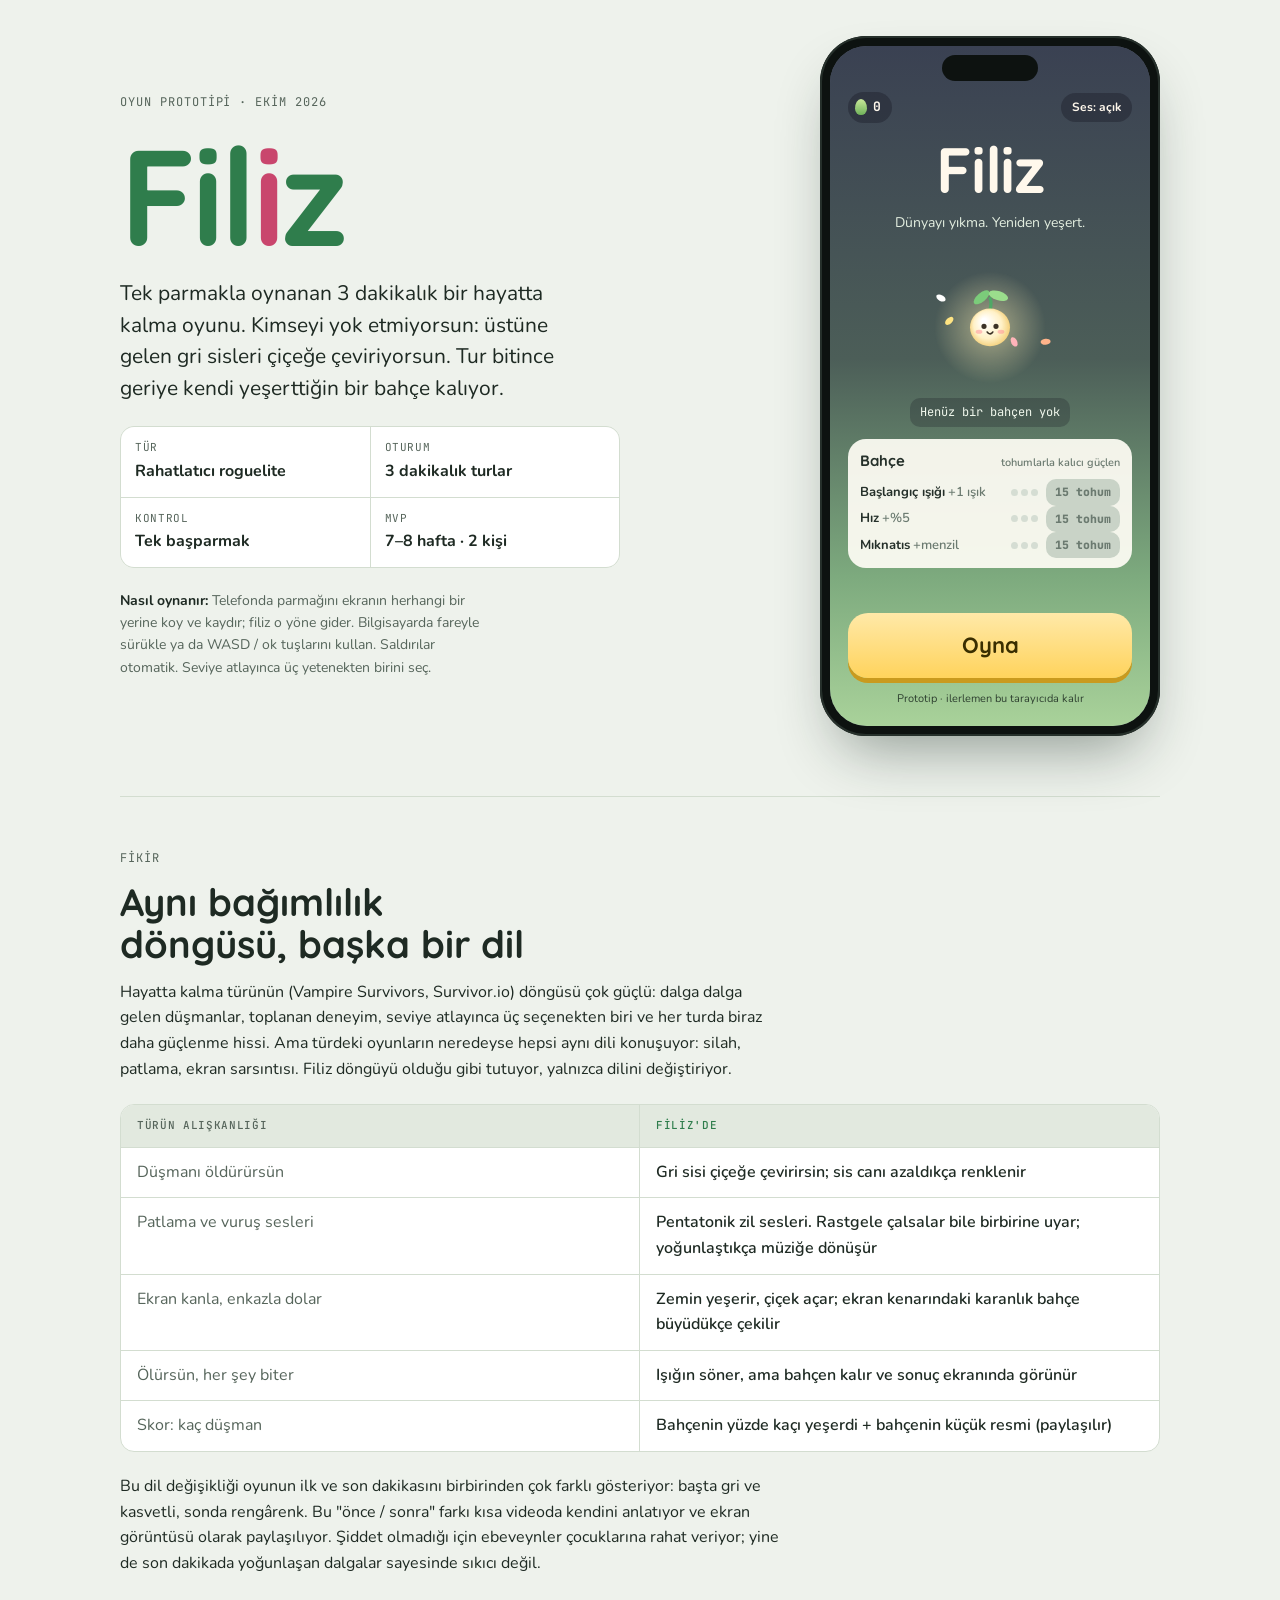
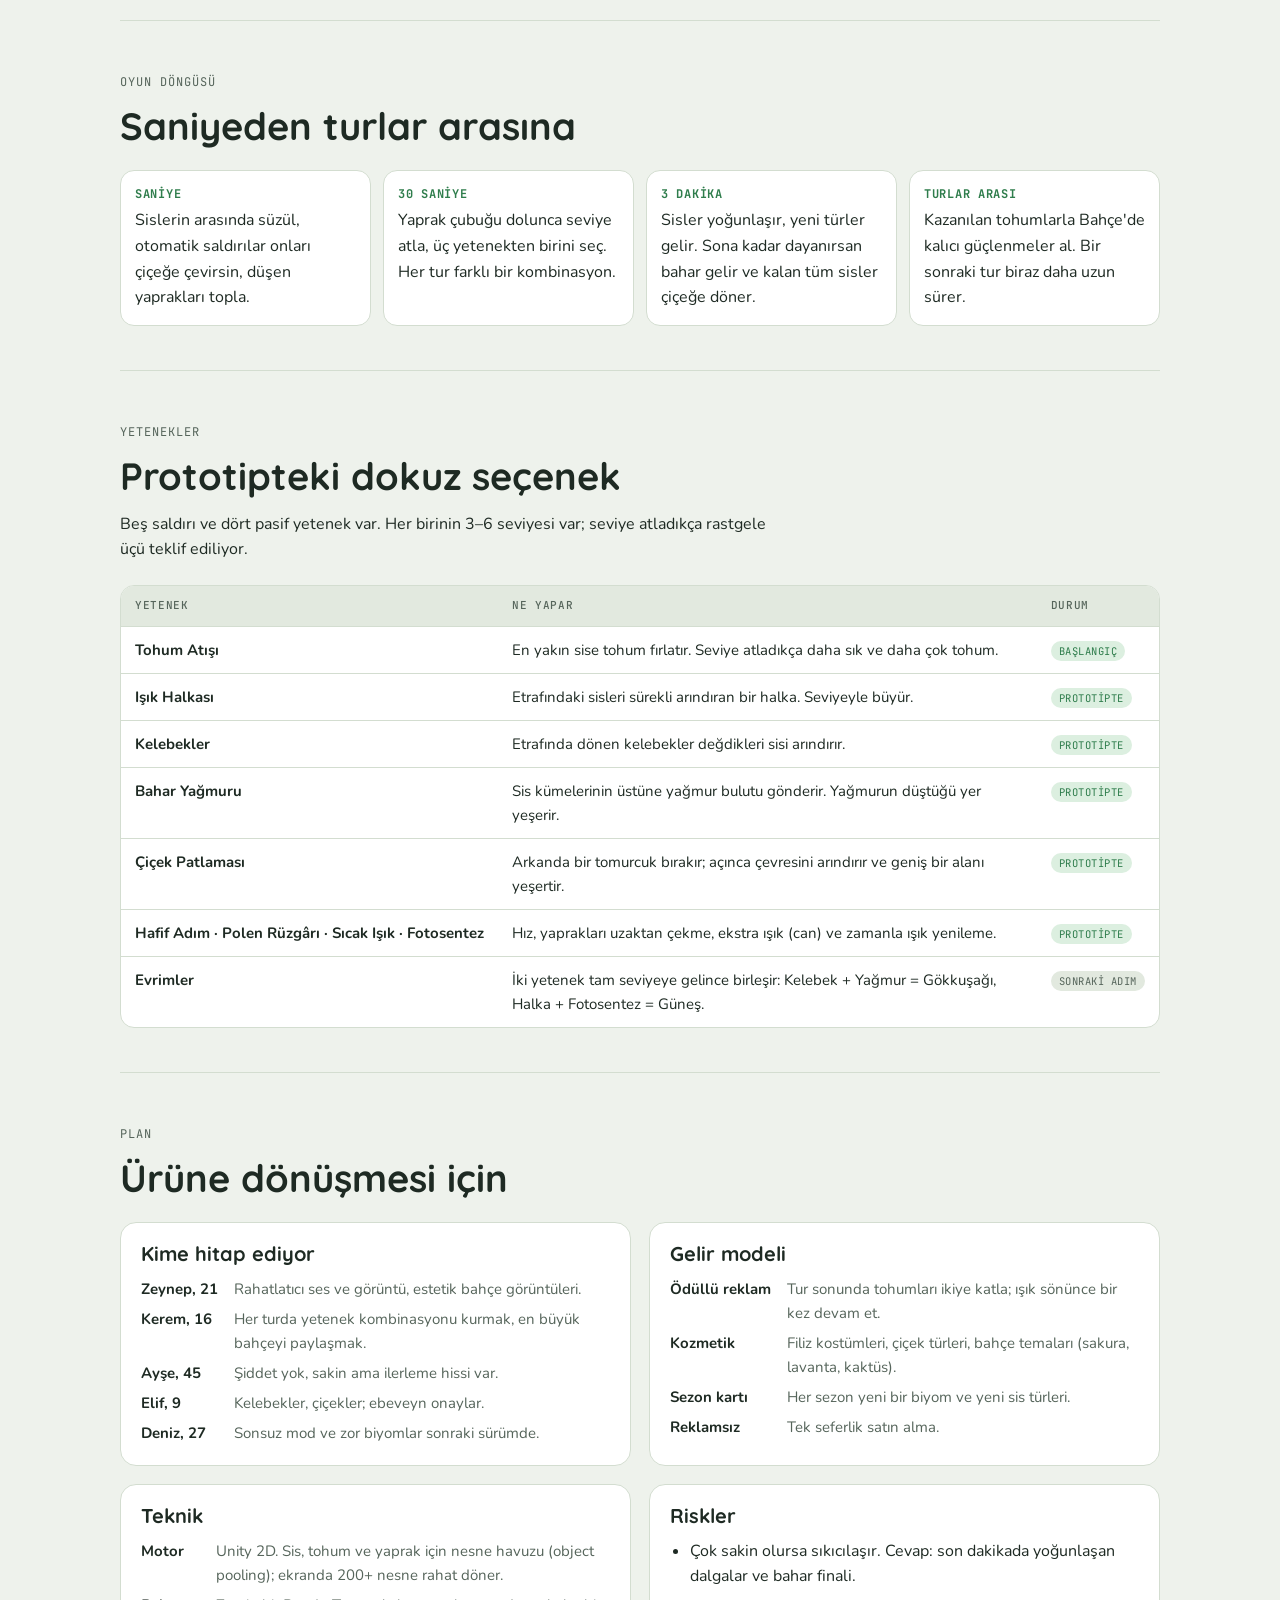
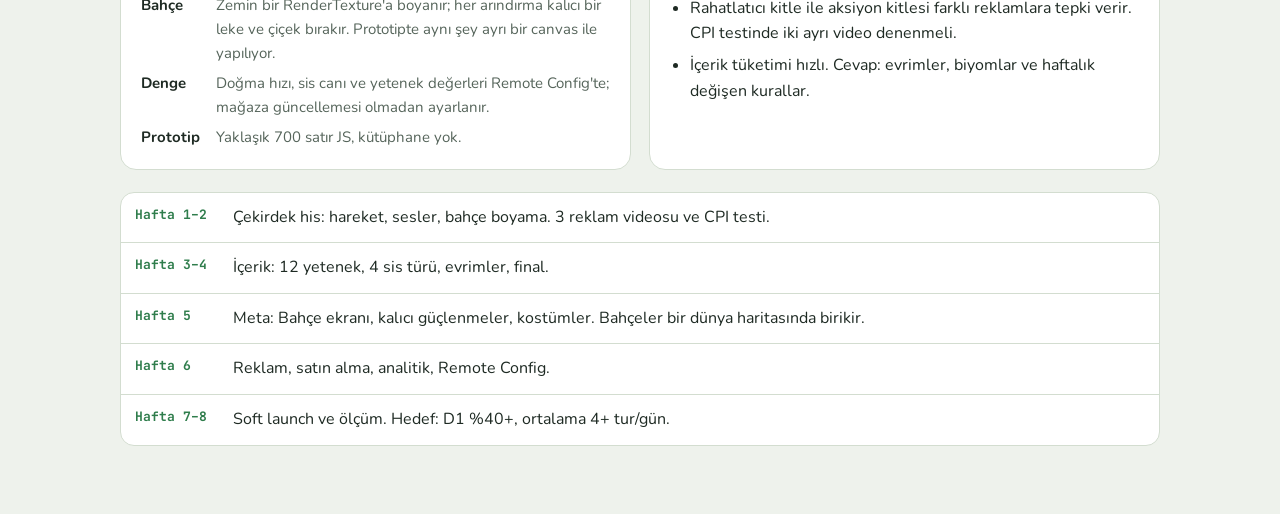
<file: fikirler/filiz/index.html>
<!doctype html>
<html lang="tr">
<head>
<meta charset="utf-8">
<meta name="viewport" content="width=device-width, initial-scale=1, viewport-fit=cover">
<style>[hidden]{display:none!important}body{margin:0}img{max-width:100%}</style>
</head>
<body>
<title>Filiz</title>
<link rel="preconnect" href="https://fonts.googleapis.com">
<link rel="preconnect" href="https://fonts.gstatic.com" crossorigin>
<link rel="stylesheet" href="https://fonts.googleapis.com/css2?family=Quicksand:wght@500;600;700&family=Nunito:wght@400;600;700;800&family=JetBrains+Mono:wght@500;700&display=swap">
<style>
/* Layout: one reading column (max 1080px); the hero pairs the thesis with the live phone prototype, the rest reads as a short design brief */
:root{
  --bg:#EEF2EC; --surface:#FFFFFF; --sunk:#E2E9DF; --ink:#1E2A23; --muted:#56655B; --line:#D3DDD0;
  --accent:#C9466D; --accent-soft:#F9E1E8; --leaf:#2F7D4C; --leaf-soft:#DCEFE0; --dusk:#575C6E;
  --f-display:"Quicksand","Trebuchet MS",system-ui,sans-serif;
  --f-body:"Nunito",system-ui,-apple-system,"Segoe UI",sans-serif;
  --f-mono:"JetBrains Mono",ui-monospace,Menlo,Consolas,monospace;
}
@media (prefers-color-scheme: dark){:root:not([data-theme="light"]){
  --bg:#141A17; --surface:#1C2420; --sunk:#232D28; --ink:#E7EFE8; --muted:#9FB1A5; --line:#2E3A33;
  --accent:#F08AA9; --accent-soft:#3A2129; --leaf:#7FD39A; --leaf-soft:#1D3326; --dusk:#8C92A6; color-scheme:dark}}
:root[data-theme="dark"]{
  --bg:#141A17; --surface:#1C2420; --sunk:#232D28; --ink:#E7EFE8; --muted:#9FB1A5; --line:#2E3A33;
  --accent:#F08AA9; --accent-soft:#3A2129; --leaf:#7FD39A; --leaf-soft:#1D3326; --dusk:#8C92A6; color-scheme:dark}

*{box-sizing:border-box}
body{background:var(--bg);color:var(--ink);font-family:var(--f-body);font-size:16px;line-height:1.6}
.wrap{max-width:1080px;margin:0 auto;padding-inline:20px;padding-block:28px 64px}
h1,h2,h3{font-family:var(--f-display);font-weight:700;line-height:1.1;text-wrap:balance;margin:0}
h2{font-size:clamp(28px,4vw,38px)}
h3{font-size:20px}
p{margin:0}
.eyebrow{font-family:var(--f-mono);font-size:12px;letter-spacing:.08em;text-transform:uppercase;color:var(--muted)}
.lead{font-size:clamp(18px,2.2vw,21px);line-height:1.5;max-width:36ch}
.prose{max-width:66ch;display:grid;gap:14px}
.muted{color:var(--muted)}
.blk{padding-block:52px 4px;display:grid;gap:22px;border-top:1px solid var(--line);margin-top:40px}

.hero{display:grid;grid-template-columns:minmax(0,1fr) 340px;gap:52px;align-items:center;padding-block:8px 20px}
.hero-copy{display:grid;gap:22px;min-width:0}
.hero h1{font-size:clamp(70px,12vw,136px);letter-spacing:-.03em;line-height:.9;color:var(--leaf)}
.hero h1 em{font-style:normal;color:var(--accent)}
.facts{display:grid;grid-template-columns:repeat(2,minmax(0,1fr));gap:1px;background:var(--line);border:1px solid var(--line);border-radius:14px;overflow:hidden;max-width:500px;margin:0}
.facts div{background:var(--surface);padding:12px 14px;display:grid;gap:2px}
.facts dt{font-family:var(--f-mono);font-size:11px;letter-spacing:.06em;text-transform:uppercase;color:var(--muted)}
.facts dd{margin:0;font-weight:700}
.howto{font-size:14px;color:var(--muted);max-width:46ch}
.howto b{color:var(--ink)}

.vs{border:1px solid var(--line);border-radius:14px;overflow:hidden;background:var(--surface)}
.vs-row{display:grid;grid-template-columns:minmax(0,1fr) minmax(0,1fr);border-bottom:1px solid var(--line)}
.vs-row:last-child{border-bottom:0}
.vs-row>div{padding:12px 16px;min-width:0}
.vs-row>div:first-child{color:var(--muted);border-right:1px solid var(--line)}
.vs-row>div:last-child{font-weight:600}
.vs-head>div{font-family:var(--f-mono);font-size:11px;letter-spacing:.06em;text-transform:uppercase;background:var(--sunk);font-weight:500!important}
.vs-head>div:last-child{color:var(--leaf)}

.loop{display:grid;grid-template-columns:repeat(4,minmax(0,1fr));gap:12px}
.loop div{background:var(--surface);border:1px solid var(--line);border-radius:14px;padding:14px;display:grid;gap:4px;align-content:start}
.loop b{font-family:var(--f-mono);font-size:12px;letter-spacing:.06em;text-transform:uppercase;color:var(--leaf)}
.tbl-wrap{overflow-x:auto;border:1px solid var(--line);border-radius:14px;background:var(--surface)}
table{border-collapse:collapse;width:100%;font-size:15px}
th,td{text-align:left;padding:11px 14px;border-bottom:1px solid var(--line);vertical-align:top}
tr:last-child td{border-bottom:0}
th{font-family:var(--f-mono);font-size:11px;letter-spacing:.06em;text-transform:uppercase;color:var(--muted);font-weight:500;background:var(--sunk)}
td:first-child{font-weight:700;white-space:nowrap}
.pill{display:inline-block;font-family:var(--f-mono);font-size:10.5px;letter-spacing:.05em;text-transform:uppercase;padding:2px 8px;border-radius:999px;background:var(--leaf-soft);color:var(--leaf);white-space:nowrap}
.pill.later{background:var(--sunk);color:var(--muted)}
.grid2{display:grid;grid-template-columns:repeat(2,minmax(0,1fr));gap:18px}
.card{background:var(--surface);border:1px solid var(--line);border-radius:16px;padding:20px;display:grid;gap:12px;align-content:start;min-width:0}
.card ul{margin:0;padding-left:20px;display:grid;gap:6px}
.kv{display:grid;grid-template-columns:auto 1fr;gap:6px 16px;font-size:15px;margin:0}
.kv dt{font-weight:700}
.kv dd{margin:0;color:var(--muted)}
.weeks{display:grid;border:1px solid var(--line);border-radius:14px;overflow:hidden;background:var(--surface)}
.weeks div{display:grid;grid-template-columns:86px 1fr;gap:12px;padding:12px 14px;border-bottom:1px solid var(--line)}
.weeks div:last-child{border-bottom:0}
.weeks b{font-family:var(--f-mono);font-size:13px;color:var(--leaf)}

@media (max-width:900px){.hero{grid-template-columns:1fr;gap:32px}.hero .phone{justify-self:center}.grid2{grid-template-columns:1fr}.loop{grid-template-columns:repeat(2,minmax(0,1fr))}}
@media (max-width:520px){.loop,.facts{grid-template-columns:1fr}.vs-row>div{padding:10px 12px;font-size:14px}}

/* ---------- phone shell (device colors are fixed) ---------- */
.phone{width:340px;max-width:100%;height:700px;border-radius:46px;background:#0D1210;padding:10px;box-shadow:0 30px 60px -20px rgba(20,40,30,.45),inset 0 0 0 2px #26302B;position:relative;flex:none}
.screen{position:relative;height:100%;border-radius:37px;overflow:hidden;user-select:none;-webkit-user-select:none;-webkit-tap-highlight-color:transparent}
.notch{position:absolute;top:9px;left:50%;transform:translateX(-50%);width:96px;height:26px;border-radius:14px;background:#0D1210;z-index:30;pointer-events:none}
.phone :where(button){font:inherit;cursor:pointer;border:0}
.phone button:focus-visible{outline:3px solid #FFE27A;outline-offset:2px}

/* ---------- Filiz game (fixed palette: dusk gray world that turns green) ---------- */
.fz{background:#575C6E;color:#FFF8EC;font-family:var(--f-body)}
.fz.playing{touch-action:none}
.fz canvas#fz-canvas{position:absolute;inset:0;width:100%;height:100%;display:block}
.fz-hud{position:absolute;left:0;right:0;top:0;padding:40px 14px 0;display:grid;gap:8px;z-index:5;pointer-events:none}
.fz-xp{height:7px;border-radius:4px;background:rgba(20,22,34,.45);overflow:hidden}
.fz-xp span{display:block;height:100%;width:0;background:linear-gradient(90deg,#9BE3A6,#FFE27A);border-radius:4px;transition:width .15s}
.fz-row{display:flex;justify-content:space-between;align-items:center}
.fz-lights{display:flex;gap:4px}
.fz-lights i{width:13px;height:13px;border-radius:50%;background:radial-gradient(circle at 40% 35%,#FFFBEA,#FFE27A 60%,#E8B93A);box-shadow:0 0 8px rgba(255,226,122,.7)}
.fz-lights i.off{background:rgba(20,22,34,.45);box-shadow:none}
.fz-time{font-family:var(--f-mono);font-weight:700;font-size:15px;background:rgba(20,22,34,.4);padding:3px 10px;border-radius:999px;font-variant-numeric:tabular-nums}
.fz-lvl{font-family:var(--f-mono);font-size:12px;font-weight:700;color:#E9F7EA;text-shadow:0 1px 2px rgba(0,0,0,.4)}
.fz-pause{pointer-events:auto;width:34px;height:34px;border-radius:50%;background:rgba(20,22,34,.4);color:#fff;font-weight:800;font-size:12px;letter-spacing:1px}
.fz-hint{position:absolute;left:50%;bottom:70px;transform:translateX(-50%);background:rgba(20,22,34,.55);padding:8px 14px;border-radius:999px;font-size:13px;font-weight:700;white-space:nowrap;z-index:4;pointer-events:none;animation:hint 1.8s ease-in-out infinite}
@keyframes hint{50%{transform:translate(-50%,-6px)}}

.fz-home{position:absolute;inset:0;z-index:10;padding:46px 18px 18px;display:flex;flex-direction:column;align-items:center;gap:12px;text-align:center;background:linear-gradient(180deg,#3A4152 0%,#4C5E58 46%,#7DAA7E 78%,#A9D29A 100%)}
.fz-top{display:flex;justify-content:space-between;align-items:center;width:100%}
.fz-chip{display:inline-flex;align-items:center;gap:6px;background:rgba(20,22,34,.35);padding:5px 11px 5px 7px;border-radius:999px;font-family:var(--f-mono);font-weight:700;font-size:13px}
.fz-chip::before{content:"";width:12px;height:16px;border-radius:50% 50% 50% 50%/60% 60% 40% 40%;background:linear-gradient(180deg,#C9E89A,#6FB25A)}
.fz-icon{background:rgba(20,22,34,.35);color:#FFF8EC;border-radius:999px;padding:5px 11px;font-size:12px;font-weight:700}
.fz-title{font-family:var(--f-display);font-weight:700;font-size:64px;line-height:.95;color:#FFF8EC;letter-spacing:-.02em;margin-top:4px}
.fz-tag{font-size:14px;color:#E3EEE0;max-width:24ch}
#fz-heroc{width:150px;height:140px}
.fz-best{font-family:var(--f-mono);font-size:12px;color:#F0F7EC;background:rgba(20,22,34,.25);padding:5px 10px;border-radius:10px}
.fz-garden{width:100%;background:rgba(255,253,246,.92);color:#25302A;border-radius:18px;padding:10px 12px;display:grid;gap:6px;text-align:left}
.fz-garden h4{margin:0;font-family:var(--f-display);font-size:15px;display:flex;justify-content:space-between;align-items:baseline}
.fz-garden h4 small{font-family:var(--f-body);font-weight:600;font-size:11px;color:#6B7A70}
.fz-perm{display:grid;grid-template-columns:1fr auto auto;gap:8px;align-items:center;font-size:13px;font-weight:700}
.fz-dots{display:flex;gap:3px}
.fz-dots i{width:7px;height:7px;border-radius:50%;background:#D5DDD3}
.fz-dots i.on{background:#3F9A5C}
.fz-buy{background:#2F7D4C;color:#fff;border-radius:10px;padding:4px 9px;font-size:11.5px;font-weight:800;font-family:var(--f-mono)}
.fz-buy:disabled{background:#C9D3C7;color:#6B7A70;cursor:default}
.fz-play{width:100%;background:linear-gradient(180deg,#FFE9A8,#FFD35C);color:#3A2E00;border-radius:20px;padding:15px;font-family:var(--f-display);font-size:22px;font-weight:700;box-shadow:0 5px 0 #C99A1E;margin-top:auto}
.fz-play:active{transform:translateY(3px);box-shadow:0 2px 0 #C99A1E}
.fz-note{font-size:11px;color:#2E4030}

.fz-over{position:absolute;inset:0;z-index:20;display:grid;place-items:center;padding:18px;background:rgba(28,32,44,.55);backdrop-filter:blur(4px)}
.fz-modal{width:100%;background:#FFFDF6;color:#25302A;border-radius:24px;padding:20px 16px;display:grid;gap:12px;text-align:center;box-shadow:0 20px 40px -10px rgba(0,0,0,.4)}
.fz-modal h3{font-size:24px;color:#25302A}
.fz-modal p{font-size:14px;color:#56655B}
.fz-k{font-family:var(--f-mono);font-size:11px!important;letter-spacing:.08em;text-transform:uppercase;color:#3F9A5C!important;font-weight:700}
.fz-cards{display:grid;gap:9px}
.fz-card{display:grid;grid-template-columns:44px 1fr;gap:10px;align-items:center;text-align:left;background:#F1F6EE;color:#25302A;border-radius:16px;padding:10px 12px;box-shadow:inset 0 0 0 2px transparent;transition:transform .1s,box-shadow .1s}
.fz-card:hover{box-shadow:inset 0 0 0 2px #8FD19B}
.fz-card:active{transform:scale(.98)}
.fz-card .ic{width:44px;height:44px;border-radius:12px;background:#fff;display:grid;place-items:center;font-size:24px}
.fz-card b{display:flex;justify-content:space-between;gap:6px;font-size:15px}
.fz-card b small{font-family:var(--f-mono);font-size:10.5px;color:#3F9A5C;font-weight:700;white-space:nowrap}
.fz-card span{display:block;font-size:12.5px;color:#5E6D62;line-height:1.35}
.fz-btn{border-radius:16px;padding:12px;font-family:var(--f-display);font-size:17px;font-weight:700}
.fz-btn.pri{background:linear-gradient(180deg,#FFE9A8,#FFD35C);color:#3A2E00;box-shadow:0 4px 0 #C99A1E}
.fz-btn.sec{background:#EEF2EC;color:#25302A}
.fz-btn.leaf{background:#2F7D4C;color:#fff}
.fz-res{display:grid;grid-template-columns:auto 1fr;gap:12px;align-items:center;text-align:left}
.fz-res canvas{width:96px;height:140px;border-radius:12px;box-shadow:0 0 0 3px #E2EADF}
.fz-stats{display:grid;gap:6px;font-size:13px}
.fz-stats div{display:flex;justify-content:space-between;gap:8px;border-bottom:1px dashed #DCE4D9;padding-bottom:4px}
.fz-stats b{font-family:var(--f-mono);font-variant-numeric:tabular-nums}
.fz-share{font-family:var(--f-mono);font-size:11.5px;white-space:pre-wrap;text-align:left;background:#EEF2EC;border-radius:12px;padding:9px 11px;color:#25302A;user-select:text;-webkit-user-select:text}

@media (prefers-reduced-motion: reduce){.fz-hint{animation:none}}
</style>

<div class="wrap">
<div class="hero">
  <div class="hero-copy">
    <p class="eyebrow">Oyun prototipi · Ekim 2026</p>
    <h1>Fil<em>i</em>z</h1>
    <p class="lead">Tek parmakla oynanan 3 dakikalık bir hayatta kalma oyunu. Kimseyi yok etmiyorsun: üstüne gelen gri sisleri çiçeğe çeviriyorsun. Tur bitince geriye kendi yeşerttiğin bir bahçe kalıyor.</p>
    <dl class="facts">
      <div><dt>Tür</dt><dd>Rahatlatıcı roguelite</dd></div>
      <div><dt>Oturum</dt><dd>3 dakikalık turlar</dd></div>
      <div><dt>Kontrol</dt><dd>Tek başparmak</dd></div>
      <div><dt>MVP</dt><dd>7–8 hafta · 2 kişi</dd></div>
    </dl>
    <p class="howto"><b>Nasıl oynanır:</b> Telefonda parmağını ekranın herhangi bir yerine koy ve kaydır; filiz o yöne gider. Bilgisayarda fareyle sürükle ya da WASD / ok tuşlarını kullan. Saldırılar otomatik. Seviye atlayınca üç yetenekten birini seç.</p>
  </div>

  <div class="phone" aria-label="Filiz oyun prototipi">
    <div class="screen fz" id="fz">
      <div class="notch"></div>
      <canvas id="fz-canvas" aria-label="Oyun alanı"></canvas>
      <div class="fz-hud" id="fz-hud" hidden>
        <div class="fz-xp"><span id="fz-xpbar"></span></div>
        <div class="fz-row"><span class="fz-lights" id="fz-lights"></span><span class="fz-time" id="fz-time">3:00</span><button class="fz-pause" id="fz-pause" type="button" aria-label="Duraklat">II</button></div>
        <div class="fz-lvl" id="fz-lvl">Seviye 1</div>
      </div>
      <div class="fz-hint" id="fz-hint" hidden>Parmağını koy ve kaydır</div>

      <section class="fz-home" id="fz-home">
        <div class="fz-top"><span class="fz-chip" id="fz-seeds">0</span><button class="fz-icon" id="fz-mute" type="button">Ses: açık</button></div>
        <div class="fz-title">Filiz</div>
        <p class="fz-tag">Dünyayı yıkma. Yeniden yeşert.</p>
        <canvas id="fz-heroc" width="150" height="140" aria-hidden="true"></canvas>
        <p class="fz-best" id="fz-best">Henüz bir bahçen yok</p>
        <div class="fz-garden">
          <h4>Bahçe <small>tohumlarla kalıcı güçlen</small></h4>
          <div id="fz-perms"></div>
        </div>
        <button class="fz-play" id="fz-play" type="button">Oyna</button>
        <p class="fz-note">Prototip · ilerlemen bu tarayıcıda kalır</p>
      </section>

      <div class="fz-over" id="fz-over" hidden><div class="fz-modal" id="fz-modal"></div></div>
    </div>
  </div>
</div>

<section class="blk">
  <div class="prose">
    <p class="eyebrow">Fikir</p>
    <h2>Aynı bağımlılık döngüsü, başka bir dil</h2>
    <p>Hayatta kalma türünün (Vampire Survivors, Survivor.io) döngüsü çok güçlü: dalga dalga gelen düşmanlar, toplanan deneyim, seviye atlayınca üç seçenekten biri ve her turda biraz daha güçlenme hissi. Ama türdeki oyunların neredeyse hepsi aynı dili konuşuyor: silah, patlama, ekran sarsıntısı. Filiz döngüyü olduğu gibi tutuyor, yalnızca dilini değiştiriyor.</p>
  </div>
  <div class="vs">
    <div class="vs-row vs-head"><div>Türün alışkanlığı</div><div>Filiz'de</div></div>
    <div class="vs-row"><div>Düşmanı öldürürsün</div><div>Gri sisi çiçeğe çevirirsin; sis canı azaldıkça renklenir</div></div>
    <div class="vs-row"><div>Patlama ve vuruş sesleri</div><div>Pentatonik zil sesleri. Rastgele çalsalar bile birbirine uyar; yoğunlaştıkça müziğe dönüşür</div></div>
    <div class="vs-row"><div>Ekran kanla, enkazla dolar</div><div>Zemin yeşerir, çiçek açar; ekran kenarındaki karanlık bahçe büyüdükçe çekilir</div></div>
    <div class="vs-row"><div>Ölürsün, her şey biter</div><div>Işığın söner, ama bahçen kalır ve sonuç ekranında görünür</div></div>
    <div class="vs-row"><div>Skor: kaç düşman</div><div>Bahçenin yüzde kaçı yeşerdi + bahçenin küçük resmi (paylaşılır)</div></div>
  </div>
  <p class="prose">Bu dil değişikliği oyunun ilk ve son dakikasını birbirinden çok farklı gösteriyor: başta gri ve kasvetli, sonda rengârenk. Bu "önce / sonra" farkı kısa videoda kendini anlatıyor ve ekran görüntüsü olarak paylaşılıyor. Şiddet olmadığı için ebeveynler çocuklarına rahat veriyor; yine de son dakikada yoğunlaşan dalgalar sayesinde sıkıcı değil.</p>
</section>

<section class="blk">
  <div class="prose"><p class="eyebrow">Oyun döngüsü</p><h2>Saniyeden turlar arasına</h2></div>
  <div class="loop">
    <div><b>Saniye</b><span>Sislerin arasında süzül, otomatik saldırılar onları çiçeğe çevirsin, düşen yaprakları topla.</span></div>
    <div><b>30 saniye</b><span>Yaprak çubuğu dolunca seviye atla, üç yetenekten birini seç. Her tur farklı bir kombinasyon.</span></div>
    <div><b>3 dakika</b><span>Sisler yoğunlaşır, yeni türler gelir. Sona kadar dayanırsan bahar gelir ve kalan tüm sisler çiçeğe döner.</span></div>
    <div><b>Turlar arası</b><span>Kazanılan tohumlarla Bahçe'de kalıcı güçlenmeler al. Bir sonraki tur biraz daha uzun sürer.</span></div>
  </div>
</section>

<section class="blk">
  <div class="prose"><p class="eyebrow">Yetenekler</p><h2>Prototipteki dokuz seçenek</h2><p>Beş saldırı ve dört pasif yetenek var. Her birinin 3–6 seviyesi var; seviye atladıkça rastgele üçü teklif ediliyor.</p></div>
  <div class="tbl-wrap"><table>
    <thead><tr><th>Yetenek</th><th>Ne yapar</th><th>Durum</th></tr></thead>
    <tbody>
      <tr><td>Tohum Atışı</td><td>En yakın sise tohum fırlatır. Seviye atladıkça daha sık ve daha çok tohum.</td><td><span class="pill">başlangıç</span></td></tr>
      <tr><td>Işık Halkası</td><td>Etrafındaki sisleri sürekli arındıran bir halka. Seviyeyle büyür.</td><td><span class="pill">prototipte</span></td></tr>
      <tr><td>Kelebekler</td><td>Etrafında dönen kelebekler değdikleri sisi arındırır.</td><td><span class="pill">prototipte</span></td></tr>
      <tr><td>Bahar Yağmuru</td><td>Sis kümelerinin üstüne yağmur bulutu gönderir. Yağmurun düştüğü yer yeşerir.</td><td><span class="pill">prototipte</span></td></tr>
      <tr><td>Çiçek Patlaması</td><td>Arkanda bir tomurcuk bırakır; açınca çevresini arındırır ve geniş bir alanı yeşertir.</td><td><span class="pill">prototipte</span></td></tr>
      <tr><td>Hafif Adım · Polen Rüzgârı · Sıcak Işık · Fotosentez</td><td>Hız, yaprakları uzaktan çekme, ekstra ışık (can) ve zamanla ışık yenileme.</td><td><span class="pill">prototipte</span></td></tr>
      <tr><td>Evrimler</td><td>İki yetenek tam seviyeye gelince birleşir: Kelebek + Yağmur = Gökkuşağı, Halka + Fotosentez = Güneş.</td><td><span class="pill later">sonraki adım</span></td></tr>
    </tbody>
  </table></div>
</section>

<section class="blk">
  <div class="prose"><p class="eyebrow">Plan</p><h2>Ürüne dönüşmesi için</h2></div>
  <div class="grid2">
    <div class="card">
      <h3>Kime hitap ediyor</h3>
      <dl class="kv">
        <dt>Zeynep, 21</dt><dd>Rahatlatıcı ses ve görüntü, estetik bahçe görüntüleri.</dd>
        <dt>Kerem, 16</dt><dd>Her turda yetenek kombinasyonu kurmak, en büyük bahçeyi paylaşmak.</dd>
        <dt>Ayşe, 45</dt><dd>Şiddet yok, sakin ama ilerleme hissi var.</dd>
        <dt>Elif, 9</dt><dd>Kelebekler, çiçekler; ebeveyn onaylar.</dd>
        <dt>Deniz, 27</dt><dd>Sonsuz mod ve zor biyomlar sonraki sürümde.</dd>
      </dl>
    </div>
    <div class="card">
      <h3>Gelir modeli</h3>
      <dl class="kv">
        <dt>Ödüllü reklam</dt><dd>Tur sonunda tohumları ikiye katla; ışık sönünce bir kez devam et.</dd>
        <dt>Kozmetik</dt><dd>Filiz kostümleri, çiçek türleri, bahçe temaları (sakura, lavanta, kaktüs).</dd>
        <dt>Sezon kartı</dt><dd>Her sezon yeni bir biyom ve yeni sis türleri.</dd>
        <dt>Reklamsız</dt><dd>Tek seferlik satın alma.</dd>
      </dl>
    </div>
    <div class="card">
      <h3>Teknik</h3>
      <dl class="kv">
        <dt>Motor</dt><dd>Unity 2D. Sis, tohum ve yaprak için nesne havuzu (object pooling); ekranda 200+ nesne rahat döner.</dd>
        <dt>Bahçe</dt><dd>Zemin bir RenderTexture'a boyanır; her arındırma kalıcı bir leke ve çiçek bırakır. Prototipte aynı şey ayrı bir canvas ile yapılıyor.</dd>
        <dt>Denge</dt><dd>Doğma hızı, sis canı ve yetenek değerleri Remote Config'te; mağaza güncellemesi olmadan ayarlanır.</dd>
        <dt>Prototip</dt><dd>Yaklaşık 700 satır JS, kütüphane yok.</dd>
      </dl>
    </div>
    <div class="card">
      <h3>Riskler</h3>
      <ul>
        <li>Çok sakin olursa sıkıcılaşır. Cevap: son dakikada yoğunlaşan dalgalar ve bahar finali.</li>
        <li>Rahatlatıcı kitle ile aksiyon kitlesi farklı reklamlara tepki verir. CPI testinde iki ayrı video denenmeli.</li>
        <li>İçerik tüketimi hızlı. Cevap: evrimler, biyomlar ve haftalık değişen kurallar.</li>
      </ul>
    </div>
  </div>
  <div class="weeks">
    <div><b>Hafta 1–2</b><span>Çekirdek his: hareket, sesler, bahçe boyama. 3 reklam videosu ve CPI testi.</span></div>
    <div><b>Hafta 3–4</b><span>İçerik: 12 yetenek, 4 sis türü, evrimler, final.</span></div>
    <div><b>Hafta 5</b><span>Meta: Bahçe ekranı, kalıcı güçlenmeler, kostümler. Bahçeler bir dünya haritasında birikir.</span></div>
    <div><b>Hafta 6</b><span>Reklam, satın alma, analitik, Remote Config.</span></div>
    <div><b>Hafta 7–8</b><span>Soft launch ve ölçüm. Hedef: D1 %40+, ortalama 4+ tur/gün.</span></div>
  </div>
</section>
</div>

<script>
(function(){
  const $=id=>document.getElementById(id);
  const TAU=Math.PI*2,reduce=matchMedia('(prefers-reduced-motion: reduce)').matches;
  const scr=$('fz'),cv=$('fz-canvas'),ctx=cv.getContext('2d');
  let W=320,H=680,dpr=1;
  const WW=720,WH=1200;

  /* ---------- per-viewer save ---------- */
  const KEY='filiz-proto-v1';
  const save={seeds:0,perm:{light:0,speed:0,magnet:0},best:{time:0,pur:0,cover:0},muted:false};
  try{const s=JSON.parse(localStorage.getItem(KEY)||'null');if(s){save.seeds=s.seeds||0;save.muted=!!s.muted;Object.assign(save.perm,s.perm||{});Object.assign(save.best,s.best||{})}}catch(e){}
  const persist=()=>{try{localStorage.setItem(KEY,JSON.stringify(save))}catch(e){}};

  /* ---------- audio: pentatonic chimes always harmonise ---------- */
  let ac=null,lastChime=0,lastPick=0;
  function tone(f,dur,vol,type,delay){
    if(save.muted)return;
    try{ac=ac||new(window.AudioContext||window.webkitAudioContext)();
      const t=ac.currentTime+(delay||0),o=ac.createOscillator(),g=ac.createGain();
      o.type=type||'sine';o.frequency.value=f;g.gain.setValueAtTime(0,t);g.gain.linearRampToValueAtTime(vol,t+.015);g.gain.exponentialRampToValueAtTime(.0005,t+dur);
      o.connect(g);g.connect(ac.destination);o.start(t);o.stop(t+dur+.05)}catch(e){}
  }
  const PENTA=[523.25,587.33,659.25,783.99,880,1046.5,1174.66,1318.5];
  function chime(){const n=performance.now();if(n-lastChime<55)return;lastChime=n;tone(PENTA[Math.random()*PENTA.length|0],1.1,.04)}
  function pick(){const n=performance.now();if(n-lastPick<40)return;lastPick=n;tone(1568,.12,.012)}
  function arp(){[523.25,659.25,783.99,1046.5].forEach((f,i)=>tone(f,.6,.05,'sine',i*.08))}

  /* ---------- colors ---------- */
  const GREENS=[[143,214,148],[124,203,138],[168,224,160],[110,190,120],[182,230,150],[150,210,130]];
  const FLOW=['#FF9EBB','#FFE27A','#C7A6FF','#FFFFFF','#FFB38A','#8FD3FF','#FF8FA3'];
  const rgb=h=>[parseInt(h.slice(1,3),16),parseInt(h.slice(3,5),16),parseInt(h.slice(5,7),16)];
  const rgba=(c,a)=>`rgba(${c[0]},${c[1]},${c[2]},${a})`;
  const rnd=(a,b)=>a+Math.random()*(b-a),pickA=a=>a[Math.random()*a.length|0];
  const clamp=(v,a,b)=>v<a?a:v>b?b:v;

  /* ---------- ground: an offscreen canvas that remembers every bloom ---------- */
  const paint=document.createElement('canvas');paint.width=WW;paint.height=WH;const pc=paint.getContext('2d');
  const GC=40,GX=WW/GC,GY=Math.ceil(WH/GC);const cover=new Uint8Array(GX*GY);let covered=0;
  function resetGround(){
    pc.fillStyle='#575C6E';pc.fillRect(0,0,WW,WH);
    for(let i=0;i<700;i++){pc.fillStyle=`rgba(36,38,54,${rnd(.06,.16)})`;pc.beginPath();pc.arc(rnd(0,WW),rnd(0,WH),rnd(2,16),0,TAU);pc.fill()}
    pc.strokeStyle='rgba(120,126,142,.55)';pc.lineWidth=1.4;pc.lineCap='round';
    for(let i=0;i<650;i++){const x=rnd(0,WW),y=rnd(0,WH);pc.beginPath();pc.moveTo(x,y);pc.lineTo(x-2,y-6);pc.moveTo(x,y);pc.lineTo(x+2,y-7);pc.stroke()}
    cover.fill(0);covered=0;
  }
  function flower(c,x,y,s,col){
    c.fillStyle=col;for(let i=0;i<5;i++){const a=i/5*TAU;c.beginPath();c.ellipse(x+Math.cos(a)*s*.62,y+Math.sin(a)*s*.62,s*.55,s*.36,a,0,TAU);c.fill()}
    c.fillStyle=col==='#FFE27A'?'#FF9E5E':'#FFE27A';c.beginPath();c.arc(x,y,s*.34,0,TAU);c.fill();
  }
  function splash(x,y,R,col,flowers){
    const g=pickA(GREENS),gr=pc.createRadialGradient(x,y,0,x,y,R);
    gr.addColorStop(0,rgba(g,.9));gr.addColorStop(.55,rgba(g,.6));gr.addColorStop(1,rgba(g,0));
    pc.fillStyle=gr;pc.beginPath();pc.arc(x,y,R,0,TAU);pc.fill();
    pc.strokeStyle=rgba([70,150,85],.75);pc.lineWidth=1.6;pc.lineCap='round';
    for(let k=0;k<Math.round(R/6);k++){const a=rnd(0,TAU),d=rnd(0,R*.7),gx=x+Math.cos(a)*d,gy=y+Math.sin(a)*d;pc.beginPath();pc.moveTo(gx,gy);pc.lineTo(gx-2,gy-7);pc.moveTo(gx,gy);pc.lineTo(gx+3,gy-8);pc.stroke()}
    for(let k=0;k<flowers;k++){const a=rnd(0,TAU),d=rnd(0,R*.55);flower(pc,x+Math.cos(a)*d,y+Math.sin(a)*d,rnd(4,7.5),k===0&&col?col:pickA(FLOW))}
    const r=R*.75,x0=Math.max(0,Math.floor((x-r)/GC)),x1=Math.min(GX-1,Math.floor((x+r)/GC)),y0=Math.max(0,Math.floor((y-r)/GC)),y1=Math.min(GY-1,Math.floor((y+r)/GC));
    for(let j=y0;j<=y1;j++)for(let i=x0;i<=x1;i++){const dx=(i+.5)*GC-x,dy=(j+.5)*GC-y,k=j*GX+i;if(dx*dx+dy*dy<=r*r&&!cover[k]){cover[k]=1;covered++}}
  }
  const coverPct=()=>Math.round(covered/(GX*GY)*100);

  /* ---------- upgrades ---------- */
  const UP={
    seed:{n:'Tohum Atışı',ic:'🌱',max:6,d:l=>l%2?'Daha güçlü tohumlar.':'Bir tohum daha, daha sık atış.'},
    aura:{n:'Işık Halkası',ic:'☀️',max:5,d:l=>l===1?'Etrafındaki sisleri sürekli arındırır.':'Halka büyür ve güçlenir.'},
    bfly:{n:'Kelebekler',ic:'🦋',max:5,d:l=>l===1?'Etrafında dönen bir kelebek, değdiği sisi arındırır.':'Bir kelebek daha.'},
    rain:{n:'Bahar Yağmuru',ic:'🌧️',max:5,d:l=>l===1?'Sis kümelerine yağmur gönderir; yağdığı yer yeşerir.':'Daha sık ve daha geniş yağar.'},
    bomb:{n:'Çiçek Patlaması',ic:'🌸',max:5,d:l=>l===1?'Arkanda bir tomurcuk bırakır; açınca çevresini arındırır.':'Daha büyük ve daha sık açar.'},
    speed:{n:'Hafif Adım',ic:'🍃',max:5,d:()=>'%10 daha hızlı süzülürsün.'},
    magnet:{n:'Polen Rüzgârı',ic:'🌬️',max:5,d:()=>'Yaprakları daha uzaktan çekersin.'},
    light:{n:'Sıcak Işık',ic:'🕯️',max:4,d:()=>'+1 ışık ve bir ışığın dolar.'},
    regen:{n:'Fotosentez',ic:'🌤️',max:3,d:()=>'Işığın zamanla kendiliğinden dolar.'}
  };
  const PERM=[['light','Başlangıç ışığı',' +1 ışık'],['speed','Hız',' +%5'],['magnet','Mıknatıs',' +menzil']];
  const PCOST=[15,30,50];

  /* ---------- state ---------- */
  let G=null;const inp={x:0,y:0};let joy=null;const keys={};
  function newRun(){
    resetGround();
    const mx=5+save.perm.light;
    G={t:0,dur:180,state:'play',p:{x:WW/2,y:WH/2,r:12,vx:0,vy:0,light:mx,max:mx,inv:0,face:1},
      lv:{seed:1,aura:0,bfly:0,rain:0,bomb:0,speed:0,magnet:0,light:0,regen:0},
      xp:0,level:1,need:5,pending:0,gl:[],seeds:[],pet:[],fx:[],rains:[],buds:[],parts:[],
      cd:{seed:.4,aura:0,rain:2,bomb:1.2},acc:0,pur:0,reg:0,fin:0,facc:0,hurt:0,banner:null,auraT:0};
    splash(WW/2,WH/2,46,null,4);
  }
  const speedOf=()=>135*(1+.1*G.lv.speed+.05*save.perm.speed);
  const magOf=()=>46+20*G.lv.magnet+10*save.perm.magnet;

  function spawn(){
    const t=G.t,p=G.p,m=1+t/90,r=Math.random();
    let type='puf';if(t>40&&r<.2)type='bulut';else if(t>80&&r<.38)type='swarm';
    const dist=Math.hypot(W,H)/2+30;let x=0,y=0;
    for(let k=0;k<6;k++){const a=rnd(0,TAU);x=p.x+Math.cos(a)*dist;y=p.y+Math.sin(a)*dist;if(x>10&&y>10&&x<WW-10&&y<WH-10)break}
    x=clamp(x,10,WW-10);y=clamp(y,10,WH-10);
    const mk=(x,y,r,hp,spd)=>G.gl.push({x,y,r,hp:hp*m,max:hp*m,spd,col:pickA(FLOW),wob:rnd(0,TAU),hit:0,bf:0,type});
    if(type==='puf')mk(x,y,11,1.5,40);
    else if(type==='bulut')mk(x,y,20,6,25);
    else for(let k=0;k<5;k++)mk(x+rnd(-24,24),y+rnd(-24,24),7,1,62);
  }

  function damage(g,d){if(g.dead)return;g.hp-=d;g.hit=.12;if(g.hp<=0)purify(g)}
  function purify(g){
    g.dead=true;G.pur++;
    splash(g.x,g.y,g.r*3+18,g.col,g.type==='bulut'?3:1);
    const n=g.type==='bulut'?3:1;for(let k=0;k<n;k++)G.pet.push({x:g.x+rnd(-8,8),y:g.y+rnd(-8,8),v:0,rot:rnd(0,TAU),c:pickA(['#FF9EBB','#FFE27A','#FFFFFF'])});
    G.fx.push({x:g.x,y:g.y,t:0,c:g.col,s:g.r});
    chime();
  }

  function nearest(x,y,max,skip){let b=null,bd=max*max;for(const g of G.gl){if(g.dead||(skip&&skip.has(g)))continue;const d=(g.x-x)**2+(g.y-y)**2;if(d<bd){bd=d;b=g}}return b}

  function update(dt){
    const p=G.p,L=G.lv;G.t+=dt;
    /* input */
    let ix=0,iy=0;
    if(joy){ix=joy.x;iy=joy.y}else{ix=(keys.right?1:0)-(keys.left?1:0);iy=(keys.down?1:0)-(keys.up?1:0);const l=Math.hypot(ix,iy);if(l>1){ix/=l;iy/=l}}
    const sp=speedOf(),k=Math.min(1,dt*12);
    p.vx+=(ix*sp-p.vx)*k;p.vy+=(iy*sp-p.vy)*k;
    p.x=clamp(p.x+p.vx*dt,p.r,WW-p.r);p.y=clamp(p.y+p.vy*dt,p.r,WH-p.r);
    if(Math.abs(p.vx)>5)p.face=Math.sign(p.vx);
    if(p.inv>0)p.inv-=dt;if(G.hurt>0)G.hurt-=dt;

    /* spawning */
    if(G.state==='play'){
      G.acc+=(.75+G.t*.05)*dt;
      while(G.acc>=1){G.acc--;if(G.gl.length<170)spawn()}
      if(G.t>=G.dur){G.state='finale';G.banner={txt:'Bahar geldi!',t:0};arp()}
    }

    /* gloom movement and contact */
    for(const g of G.gl){
      if(g.hit>0)g.hit-=dt;if(g.bf>0)g.bf-=dt;
      const dx=p.x-g.x,dy=p.y-g.y,d=Math.hypot(dx,dy)||1,s=g.spd*(G.state==='finale'?.2:1);
      g.x+=dx/d*s*dt+Math.cos(G.t*1.7+g.wob)*8*dt;g.y+=dy/d*s*dt+Math.sin(G.t*1.3+g.wob)*8*dt;
      if(G.state==='play'&&d<g.r+p.r-2&&p.inv<=0){
        p.light--;p.inv=1.4;G.hurt=.5;tone(196,.5,.06,'triangle');
        g.x-=dx/d*34;g.y-=dy/d*34;
        if(p.light<=0){finish(false);return}
      }
    }
    for(let i=0;i<G.gl.length;i++){const a=G.gl[i];for(let j=i+1;j<G.gl.length;j++){const b=G.gl[j],dx=b.x-a.x,dy=b.y-a.y,rr=(a.r+b.r)*.8,d2=dx*dx+dy*dy;if(d2<rr*rr&&d2>.01){const d=Math.sqrt(d2),push=(rr-d)*.25;a.x-=dx/d*push;a.y-=dy/d*push;b.x+=dx/d*push;b.y+=dy/d*push}}}

    /* seed shots */
    G.cd.seed-=dt;
    if(G.cd.seed<=0){
      const n=1+Math.floor(L.seed/2),used=new Set();let shot=false;
      for(let k=0;k<n;k++){const g=nearest(p.x,p.y,320,used);if(!g)break;used.add(g);const dx=g.x-p.x,dy=g.y-p.y,d=Math.hypot(dx,dy)||1;
        G.seeds.push({x:p.x,y:p.y-4,vx:dx/d*340,vy:dy/d*340,dmg:1.5+.8*(L.seed-1),life:1.2});shot=true}
      G.cd.seed=shot?Math.max(.22,.42-.04*(L.seed-1)):.15;
    }
    for(const s of G.seeds){s.x+=s.vx*dt;s.y+=s.vy*dt;s.life-=dt;
      for(const g of G.gl){if(g.dead)continue;if((g.x-s.x)**2+(g.y-s.y)**2<(g.r+4)**2){damage(g,s.dmg);s.life=0;break}}}
    G.seeds=G.seeds.filter(s=>s.life>0);

    /* light ring */
    if(L.aura>0){G.cd.aura-=dt;G.auraT+=dt;if(G.cd.aura<=0){G.cd.aura=.3;const R=46+12*L.aura;for(const g of G.gl)if(!g.dead&&(g.x-p.x)**2+(g.y-p.y)**2<(R+g.r)**2)damage(g,.45+.3*L.aura)}}
    /* butterflies */
    if(L.bfly>0){for(let k=0;k<L.bfly;k++){const a=G.t*2.6+k*TAU/L.bfly,bx=p.x+Math.cos(a)*58,by=p.y+Math.sin(a)*58;
      for(const g of G.gl)if(!g.dead&&g.bf<=0&&(g.x-bx)**2+(g.y-by)**2<(g.r+9)**2){damage(g,1.5+.6*L.bfly);g.bf=.4}}}
    /* rain */
    if(L.rain>0){G.cd.rain-=dt;if(G.cd.rain<=0){G.cd.rain=Math.max(1.5,4.2-.5*L.rain);const g=nearest(p.x+rnd(-120,120),p.y+rnd(-180,180),260);
      if(g)G.rains.push({x:g.x,y:g.y,R:55+10*L.rain,t:0,dur:1.6,dmg:1.3+.6*L.rain,acc:0})}}
    for(const r of G.rains){r.t+=dt;r.acc+=dt;if(r.acc>=.25){r.acc-=.25;for(const g of G.gl)if(!g.dead&&(g.x-r.x)**2+(g.y-r.y)**2<r.R*r.R)damage(g,r.dmg*.25)}
      if(r.t>=r.dur&&!r.done){r.done=true;splash(r.x,r.y,r.R*.8,null,2)}}
    G.rains=G.rains.filter(r=>r.t<r.dur+.4);
    /* flower buds */
    if(L.bomb>0){G.cd.bomb-=dt;if(G.cd.bomb<=0){G.cd.bomb=Math.max(1.4,3.4-.4*L.bomb);G.buds.push({x:p.x,y:p.y,t:0,R:70+12*L.bomb,dmg:3+1.5*L.bomb})}}
    for(const b of G.buds){b.t+=dt;if(b.t>=.8&&!b.done){b.done=true;for(const g of G.gl)if(!g.dead&&(g.x-b.x)**2+(g.y-b.y)**2<b.R*b.R)damage(g,b.dmg);splash(b.x,b.y,b.R*.7,null,4);G.fx.push({x:b.x,y:b.y,t:0,ring:b.R});tone(392,.8,.04)}}
    G.buds=G.buds.filter(b=>b.t<.8);

    /* petals (xp) */
    const mag=magOf();
    for(const q of G.pet){const dx=p.x-q.x,dy=p.y-q.y,d=Math.hypot(dx,dy);q.rot+=dt*3;
      if(d<mag||G.state==='finale'){q.v=Math.min(520,q.v+900*dt);q.x+=dx/(d||1)*q.v*dt;q.y+=dy/(d||1)*q.v*dt}
      if(d<p.r+8){q.got=true;G.xp++;pick();
        while(G.xp>=G.need){G.xp-=G.need;G.level++;G.need=Math.round(4+G.level*3.5);G.pending++}}}
    G.pet=G.pet.filter(q=>!q.got);

    /* regen */
    if(L.regen>0&&p.light<p.max){G.reg+=dt;if(G.reg>=15-3.5*L.regen){G.reg=0;p.light++}}

    /* finale: spring purifies the rest */
    if(G.state==='finale'){G.fin+=dt;G.facc+=dt;
      while(G.facc>.035&&G.gl.some(g=>!g.dead)){G.facc-=.035;const g=nearest(p.x,p.y,1e5);if(g)purify(g)}
      if(G.fin>2.4&&!G.gl.some(g=>!g.dead)&&!G.pet.length){finish(true);return}}

    G.gl=G.gl.filter(g=>!g.dead);
    for(const f of G.fx)f.t+=dt;G.fx=G.fx.filter(f=>f.t<1.3);
    if(G.banner){G.banner.t+=dt;if(G.banner.t>2.6)G.banner=null}
    if(G.pending>0&&G.state==='play')openChoice();
  }

  /* ---------- drawing ---------- */
  function drawSprout(c,x,y,s,t,blink,alpha){
    c.save();c.globalAlpha=alpha==null?1:alpha;c.translate(x,y+Math.sin(t*3.2)*s*.12);
    const gl=c.createRadialGradient(0,0,s*.4,0,0,s*2.8);gl.addColorStop(0,'rgba(255,240,180,.45)');gl.addColorStop(1,'rgba(255,240,180,0)');
    c.fillStyle=gl;c.beginPath();c.arc(0,0,s*2.8,0,TAU);c.fill();
    c.strokeStyle='#4FA866';c.lineWidth=s*.16;c.lineCap='round';c.beginPath();c.moveTo(0,-s*.85);c.quadraticCurveTo(s*.1,-s*1.25,0,-s*1.45);c.stroke();
    c.fillStyle='#7BCB7A';const sw=Math.sin(t*2.4)*.2;
    c.beginPath();c.ellipse(-s*.42,-s*1.5,s*.48,s*.22,-.5+sw,0,TAU);c.fill();
    c.fillStyle='#9BDD8C';c.beginPath();c.ellipse(s*.42,-s*1.58,s*.5,s*.23,.5+sw,0,TAU);c.fill();
    const g=c.createRadialGradient(-s*.3,-s*.35,s*.1,0,0,s*1.1);g.addColorStop(0,'#FFFFFF');g.addColorStop(.6,'#FFF1C7');g.addColorStop(1,'#F2C96A');
    c.fillStyle=g;c.beginPath();c.ellipse(0,0,s,s*.94,0,0,TAU);c.fill();
    c.fillStyle='#3B3226';
    if(blink){c.fillRect(-s*.42,-s*.08,s*.26,s*.08);c.fillRect(s*.16,-s*.08,s*.26,s*.08)}
    else{c.beginPath();c.arc(-s*.3,-s*.05,s*.13,0,TAU);c.arc(s*.3,-s*.05,s*.13,0,TAU);c.fill()}
    c.fillStyle='rgba(255,140,150,.5)';c.beginPath();c.ellipse(-s*.55,s*.22,s*.17,s*.1,0,0,TAU);c.ellipse(s*.55,s*.22,s*.17,s*.1,0,0,TAU);c.fill();
    c.strokeStyle='#3B3226';c.lineWidth=s*.08;c.beginPath();c.arc(0,s*.16,s*.16,.15*Math.PI,.85*Math.PI);c.stroke();
    c.restore();
  }
  const PUFF=[[0,0,1],[-.58,.18,.7],[.58,.18,.7],[-.28,-.42,.66],[.32,-.4,.6]];
  function drawGloom(g,t){
    const k=clamp(1-g.hp/g.max,0,1)*.65,base=[134,139,156],fc=rgb(g.col);
    let c=[0,1,2].map(i=>Math.round(base[i]+(fc[i]-base[i])*k));
    if(g.hit>0)c=c.map(v=>Math.min(255,v+60));
    const s=1+Math.sin(t*3+g.wob)*.06,r=g.r*s;
    ctx.fillStyle='rgba(20,22,34,.18)';ctx.beginPath();ctx.ellipse(g.x,g.y+g.r*.95,g.r*.9,g.r*.25,0,0,TAU);ctx.fill();
    ctx.fillStyle=rgba(c,.95);for(const q of PUFF){ctx.beginPath();ctx.arc(g.x+q[0]*r,g.y+q[1]*r,r*q[2],0,TAU);ctx.fill()}
    ctx.fillStyle='rgba(255,255,255,.18)';ctx.beginPath();ctx.arc(g.x-r*.3,g.y-r*.45,r*.35,0,TAU);ctx.fill();
    ctx.strokeStyle='rgba(50,54,70,.85)';ctx.lineWidth=Math.max(1.2,g.r*.12);ctx.lineCap='round';
    const ey=g.y+r*.05,ex=r*.32,er=r*.16;
    ctx.beginPath();ctx.arc(g.x-ex,ey,er,.15*Math.PI,.85*Math.PI);ctx.stroke();
    ctx.beginPath();ctx.arc(g.x+ex,ey,er,.15*Math.PI,.85*Math.PI);ctx.stroke();
  }
  function drawButterfly(x,y,t,col,s){
    const f=Math.abs(Math.sin(t*16))*.8+.2;ctx.fillStyle=col;
    ctx.beginPath();ctx.ellipse(x-s*.5*f,y-s*.2,s*.55*f,s*.45,-.3,0,TAU);ctx.ellipse(x+s*.5*f,y-s*.2,s*.55*f,s*.45,.3,0,TAU);ctx.fill();
    ctx.beginPath();ctx.ellipse(x-s*.35*f,y+s*.3,s*.35*f,s*.3,.3,0,TAU);ctx.ellipse(x+s*.35*f,y+s*.3,s*.35*f,s*.3,-.3,0,TAU);ctx.fill();
    ctx.fillStyle='#3B3226';ctx.fillRect(x-1,y-s*.5,2,s);
  }
  function draw(now){
    const t=now,p=G.p;
    ctx.setTransform(dpr,0,0,dpr,0,0);
    const cx=clamp(p.x-W/2,0,WW-W),cy=clamp(p.y-H/2,0,WH-H);
    ctx.drawImage(paint,cx,cy,W,H,0,0,W,H);
    ctx.save();ctx.translate(-cx,-cy);
    for(const r of G.rains){const a=Math.min(1,r.t*4)*(r.t>r.dur?Math.max(0,1-(r.t-r.dur)/.4):1);
      ctx.fillStyle=`rgba(140,200,255,${.16*a})`;ctx.beginPath();ctx.arc(r.x,r.y,r.R,0,TAU);ctx.fill();
      ctx.strokeStyle=`rgba(200,230,255,${.7*a})`;ctx.lineWidth=1.5;
      for(let k=0;k<14;k++){const lx=r.x+Math.sin(k*12.9)*r.R*.8,ly=r.y-r.R*.6+((t*260+k*37)%(r.R*1.4));ctx.beginPath();ctx.moveTo(lx,ly);ctx.lineTo(lx-3,ly+9);ctx.stroke()}
      ctx.fillStyle=`rgba(236,242,250,${.9*a})`;for(const q of [[-.4,0,.42],[0,-.12,.5],[.42,0,.4]]){ctx.beginPath();ctx.arc(r.x+q[0]*r.R,r.y-r.R*.85+q[1]*r.R,r.R*q[2]*.6,0,TAU);ctx.fill()}}
    for(const b of G.buds){const k=b.t/.8;ctx.strokeStyle=`rgba(255,180,210,${.35+k*.4})`;ctx.lineWidth=2;ctx.setLineDash([4,6]);ctx.beginPath();ctx.arc(b.x,b.y,b.R*k,0,TAU);ctx.stroke();ctx.setLineDash([]);
      ctx.fillStyle='#4FA866';ctx.beginPath();ctx.ellipse(b.x,b.y,5+k*4,8+k*5,0,0,TAU);ctx.fill();ctx.fillStyle='#FF9EBB';ctx.beginPath();ctx.arc(b.x,b.y-6-k*4,3+k*4,0,TAU);ctx.fill()}
    for(const q of G.pet){ctx.save();ctx.translate(q.x,q.y);ctx.rotate(q.rot);ctx.fillStyle=q.c;ctx.beginPath();ctx.ellipse(0,0,5,3,0,0,TAU);ctx.fill();ctx.restore()}
    for(const g of G.gl)drawGloom(g,t);
    for(const s of G.seeds){ctx.fillStyle='#CFEFA0';ctx.beginPath();ctx.ellipse(s.x,s.y,4.5,3,Math.atan2(s.vy,s.vx),0,TAU);ctx.fill();ctx.fillStyle='rgba(207,239,160,.35)';ctx.beginPath();ctx.arc(s.x-s.vx*.02,s.y-s.vy*.02,3,0,TAU);ctx.fill()}
    if(G.lv.aura>0){const R=46+12*G.lv.aura,pu=Math.sin(t*3)*.08;const gr=ctx.createRadialGradient(p.x,p.y,R*.3,p.x,p.y,R);gr.addColorStop(0,'rgba(255,236,160,0)');gr.addColorStop(.85,`rgba(255,236,160,${.18+pu})`);gr.addColorStop(1,'rgba(255,236,160,0)');ctx.fillStyle=gr;ctx.beginPath();ctx.arc(p.x,p.y,R,0,TAU);ctx.fill()}
    const blink=((t+.3)%3.6)<.12,vis=p.inv>0?(Math.sin(t*30)>0?.45:1):1;
    drawSprout(ctx,p.x,p.y,p.r,t,blink,vis);
    for(let k=0;k<G.lv.bfly;k++){const a=G.t*2.6+k*TAU/G.lv.bfly;drawButterfly(p.x+Math.cos(a)*58,p.y+Math.sin(a)*58,t+k,['#FFB3D1','#B9A6FF','#9FE3FF','#FFE27A','#FFFFFF'][k%5],9)}
    for(const f of G.fx){const k=f.t/1.3;
      if(f.ring){ctx.strokeStyle=`rgba(255,220,235,${1-k})`;ctx.lineWidth=4*(1-k)+1;ctx.beginPath();ctx.arc(f.x,f.y,f.ring*(.6+k*.5),0,TAU);ctx.stroke();continue}
      if(k<.3){ctx.strokeStyle=`rgba(255,255,255,${.8-k*2.5})`;ctx.lineWidth=2;ctx.beginPath();ctx.arc(f.x,f.y,f.s*(1+k*5),0,TAU);ctx.stroke()}
      ctx.globalAlpha=Math.max(0,1-k);drawButterfly(f.x+Math.sin(k*9)*10,f.y-k*60,t*1.3+f.x,f.c,6);ctx.globalAlpha=1}
    ctx.restore();
    const cov=covered/(GX*GY),dark=.55*(1-Math.min(1,cov*1.6));
    if(dark>.02){const v=ctx.createRadialGradient(W/2,H/2,Math.min(W,H)*.35,W/2,H/2,Math.max(W,H)*.75);v.addColorStop(0,'rgba(30,32,48,0)');v.addColorStop(1,`rgba(30,32,48,${dark})`);ctx.fillStyle=v;ctx.fillRect(0,0,W,H)}
    if(G.hurt>0){ctx.fillStyle=`rgba(40,30,60,${G.hurt*.5})`;ctx.fillRect(0,0,W,H)}
    if(joy){ctx.strokeStyle='rgba(255,255,255,.35)';ctx.lineWidth=2;ctx.beginPath();ctx.arc(joy.ox,joy.oy,42,0,TAU);ctx.stroke();ctx.fillStyle='rgba(255,255,255,.35)';ctx.beginPath();ctx.arc(joy.ox+joy.x*42,joy.oy+joy.y*42,15,0,TAU);ctx.fill()}
    if(G.banner){const a=Math.min(1,G.banner.t*3)*Math.min(1,(2.6-G.banner.t)*2);ctx.globalAlpha=Math.max(0,a);ctx.font='700 34px Quicksand, "Trebuchet MS", sans-serif';ctx.textAlign='center';ctx.lineWidth=6;ctx.strokeStyle='rgba(40,60,45,.6)';ctx.strokeText(G.banner.txt,W/2,H*.32);ctx.fillStyle='#FFF8EC';ctx.fillText(G.banner.txt,W/2,H*.32);ctx.globalAlpha=1}
  }

  /* ---------- HUD and overlays ---------- */
  let hudT=0;
  function hud(force){
    if(!G)return;const now=performance.now();if(!force&&now-hudT<100)return;hudT=now;
    $('fz-xpbar').style.width=Math.min(100,G.xp/G.need*100)+'%';
    $('fz-lvl').textContent='Seviye '+G.level+' · '+coverPct()+'% yeşil';
    const rem=Math.max(0,Math.ceil(G.dur-G.t));$('fz-time').textContent=Math.floor(rem/60)+':'+String(rem%60).padStart(2,'0');
    let h='';for(let i=0;i<G.p.max;i++)h+=`<i class="${i<G.p.light?'':'off'}"></i>`;$('fz-lights').innerHTML=h;
  }
  const over=$('fz-over'),modal=$('fz-modal');
  function openChoice(){
    G.state='choose';joy=null;arp();
    let opts=Object.keys(UP).filter(k=>G.lv[k]<UP[k].max).sort(()=>Math.random()-.5).slice(0,3);
    modal.innerHTML=`<p class="fz-k">Seviye ${G.level}</p><h3>Bir yetenek seç</h3><div class="fz-cards">`+
      (opts.length?opts.map(k=>{const l=G.lv[k]+1;return `<button class="fz-card" type="button" data-k="${k}"><span class="ic">${UP[k].ic}</span><span><b>${UP[k].n}<small>${G.lv[k]?'Sv '+l:'Yeni'}</small></b><span>${UP[k].d(l)}</span></span></button>`}).join('')
        :`<button class="fz-card" type="button" data-k="heal"><span class="ic">🌼</span><span><b>Tam ışık</b><span>Bütün ışıkların dolar.</span></span></button>`)+`</div>`;
    over.hidden=false;
    modal.querySelectorAll('.fz-card').forEach(b=>b.onclick=()=>{const k=b.dataset.k;
      if(k==='heal')G.p.light=G.p.max;else{G.lv[k]++;if(k==='light'){G.p.max++;G.p.light=Math.min(G.p.max,G.p.light+1)}}
      G.pending--;over.hidden=true;if(G.pending>0)openChoice();else G.state='play';hud(true)});
  }
  function pause(){if(!G||G.state!=='play')return;G.state='pause';joy=null;
    modal.innerHTML=`<p class="fz-k">Duraklatıldı</p><h3>Bir nefes al</h3><p>Yeşeren alan: %${coverPct()}</p><button class="fz-btn pri" type="button" id="fz-res">Devam et</button><button class="fz-btn sec" type="button" id="fz-quit">Turu bitir</button>`;
    over.hidden=false;$('fz-res').onclick=()=>{over.hidden=true;G.state='play'};$('fz-quit').onclick=()=>{over.hidden=true;finish(false)}}
  function finish(win){
    G.state='end';joy=null;scr.classList.remove('playing');
    const time=Math.min(G.t,G.dur),cov=coverPct(),earn=Math.floor(G.pur/12)+(win?20:0);
    save.seeds+=earn;save.best.time=Math.max(save.best.time,Math.round(time));save.best.pur=Math.max(save.best.pur,G.pur);save.best.cover=Math.max(save.best.cover,cov);persist();
    const mm=Math.floor(time/60)+':'+String(Math.floor(time%60)).padStart(2,'0');
    const share=`Filiz 🌱\nYeşeren bahçe: %${cov}\n${G.pur} sisi çiçeğe çevirdim, ${win?'bahara kadar dayandım 🌸':mm+' dayandım'}.`;
    modal.innerHTML=`<p class="fz-k">${win?'Tur tamam':'Işığın söndü'}</p><h3>${win?'Bahar geldi!':'Ama bahçen kaldı'}</h3>
      <div class="fz-res"><canvas id="fz-mini" width="192" height="280"></canvas><div class="fz-stats">
      <div><span>Süre</span><b>${mm}</b></div><div><span>Çiçeğe dönen sis</span><b>${G.pur}</b></div><div><span>Yeşeren alan</span><b>%${cov}</b></div><div><span>Kazanılan tohum</span><b>+${earn}</b></div></div></div>
      <div class="fz-share" id="fz-share">${share}</div>
      <button class="fz-btn leaf" type="button" id="fz-copy">Sonucu kopyala</button>
      <button class="fz-btn pri" type="button" id="fz-again">Bir tur daha</button>
      <button class="fz-btn sec" type="button" id="fz-home-b">Bahçeye dön</button>`;
    over.hidden=false;$('fz-hud').hidden=true;$('fz-hint').hidden=true;
    $('fz-mini').getContext('2d').drawImage(paint,0,0,WW,WH,0,0,192,280);
    if(win)arp();
    $('fz-again').onclick=start;$('fz-home-b').onclick=home;
    $('fz-copy').onclick=()=>{const b=$('fz-copy'),ok=()=>{b.textContent='Kopyalandı'},fail=()=>{const r=document.createRange();r.selectNodeContents($('fz-share'));const s=getSelection();s.removeAllRanges();s.addRange(r);b.textContent='Metni seçtim, kopyalayabilirsin'};
      try{navigator.clipboard.writeText(share).then(ok,fail)}catch(e){fail()}};
  }
  function start(){newRun();over.hidden=true;$('fz-home').hidden=true;$('fz-hud').hidden=false;$('fz-hint').hidden=false;scr.classList.add('playing');resize();hud(true)}
  function home(){G=null;over.hidden=true;$('fz-hud').hidden=true;$('fz-hint').hidden=true;$('fz-home').hidden=false;scr.classList.remove('playing');renderHome()}
  function renderHome(){
    $('fz-seeds').textContent=save.seeds;$('fz-mute').textContent='Ses: '+(save.muted?'kapalı':'açık');
    const b=save.best;$('fz-best').textContent=b.pur?`En iyi bahçe: %${b.cover} · ${b.pur} çiçek`:'Henüz bir bahçen yok';
    $('fz-perms').innerHTML=PERM.map(([k,n,x])=>{const l=save.perm[k],c=PCOST[l];
      return `<div class="fz-perm"><span>${n}<span style="color:#6B7A70;font-weight:600">${x}</span></span><span class="fz-dots">${[0,1,2].map(i=>`<i class="${i<l?'on':''}"></i>`).join('')}</span>`+
        (l>=3?`<button class="fz-buy" type="button" disabled>tamam</button>`:`<button class="fz-buy" type="button" data-k="${k}" ${save.seeds<c?'disabled':''}>${c} tohum</button>`)+`</div>`}).join('');
    $('fz-perms').querySelectorAll('.fz-buy[data-k]').forEach(btn=>btn.onclick=()=>{const k=btn.dataset.k,c=PCOST[save.perm[k]];if(save.seeds<c)return;save.seeds-=c;save.perm[k]++;persist();tone(784,.5,.05);renderHome()});
  }
  $('fz-play').onclick=start;
  $('fz-mute').onclick=()=>{save.muted=!save.muted;persist();renderHome()};
  $('fz-pause').onclick=pause;
  document.addEventListener('visibilitychange',()=>{if(document.hidden)pause()});

  /* ---------- input: floating thumb-stick anywhere on screen ---------- */
  const pos=e=>{const r=cv.getBoundingClientRect();return[e.clientX-r.left,e.clientY-r.top]};
  scr.addEventListener('pointerdown',e=>{
    if(!G||G.state!=='play'||e.target.closest('button'))return;
    const[x,y]=pos(e);joy={ox:x,oy:y,x:0,y:0,id:e.pointerId};try{scr.setPointerCapture(e.pointerId)}catch(_){}
    $('fz-hint').hidden=true;e.preventDefault();
  });
  scr.addEventListener('pointermove',e=>{
    if(!joy||e.pointerId!==joy.id)return;const[x,y]=pos(e),M=42;let dx=x-joy.ox,dy=y-joy.oy;const l=Math.hypot(dx,dy);
    if(l>M){joy.ox+=dx*(1-M/l);joy.oy+=dy*(1-M/l);dx*=M/l;dy*=M/l}
    joy.x=dx/M;joy.y=dy/M;
  });
  const up=e=>{if(joy&&e.pointerId===joy.id)joy=null};
  scr.addEventListener('pointerup',up);scr.addEventListener('pointercancel',up);
  const KM={ArrowUp:'up',KeyW:'up',ArrowDown:'down',KeyS:'down',ArrowLeft:'left',KeyA:'left',ArrowRight:'right',KeyD:'right'};
  addEventListener('keydown',e=>{const k=KM[e.code];if(!k||!G||G.state!=='play')return;keys[k]=true;$('fz-hint').hidden=true;e.preventDefault()});
  addEventListener('keyup',e=>{const k=KM[e.code];if(k)keys[k]=false});

  /* ---------- sizing and main loop ---------- */
  function resize(){const r=scr.getBoundingClientRect();if(!r.width)return;dpr=Math.min(window.devicePixelRatio||1,2);W=r.width;H=r.height;cv.width=Math.round(W*dpr);cv.height=Math.round(H*dpr)}
  new ResizeObserver(resize).observe(scr);
  const hc=$('fz-heroc'),hx=hc.getContext('2d');
  function drawHero(t){
    hx.setTransform(1,0,0,1,0,0);hx.clearRect(0,0,150,140);
    for(let k=0;k<5;k++){const a=t*.6+k*1.26,x=75+Math.cos(a)*56,y=74+Math.sin(a*1.3)*22;hx.fillStyle=['#FF9EBB','#FFE27A','#FFFFFF','#C7A6FF','#FFB38A'][k];hx.beginPath();hx.ellipse(x,y,5,3,a,0,TAU);hx.fill()}
    drawSprout(hx,75,82,20,t,((t+.3)%3.6)<.12,1);
  }
  let last=performance.now();
  function loop(now){
    const dt=Math.min(.05,(now-last)/1000);last=now;const t=now/1000;
    if(G&&(G.state==='play'||G.state==='finale'))update(dt);
    if(G&&W){draw(t);hud()}
    if(!$('fz-home').hidden&&!reduce)drawHero(t);
    requestAnimationFrame(loop);
  }
  renderHome();drawHero(0);resize();requestAnimationFrame(loop);
})();
</script>

</body>
</html>
</file>
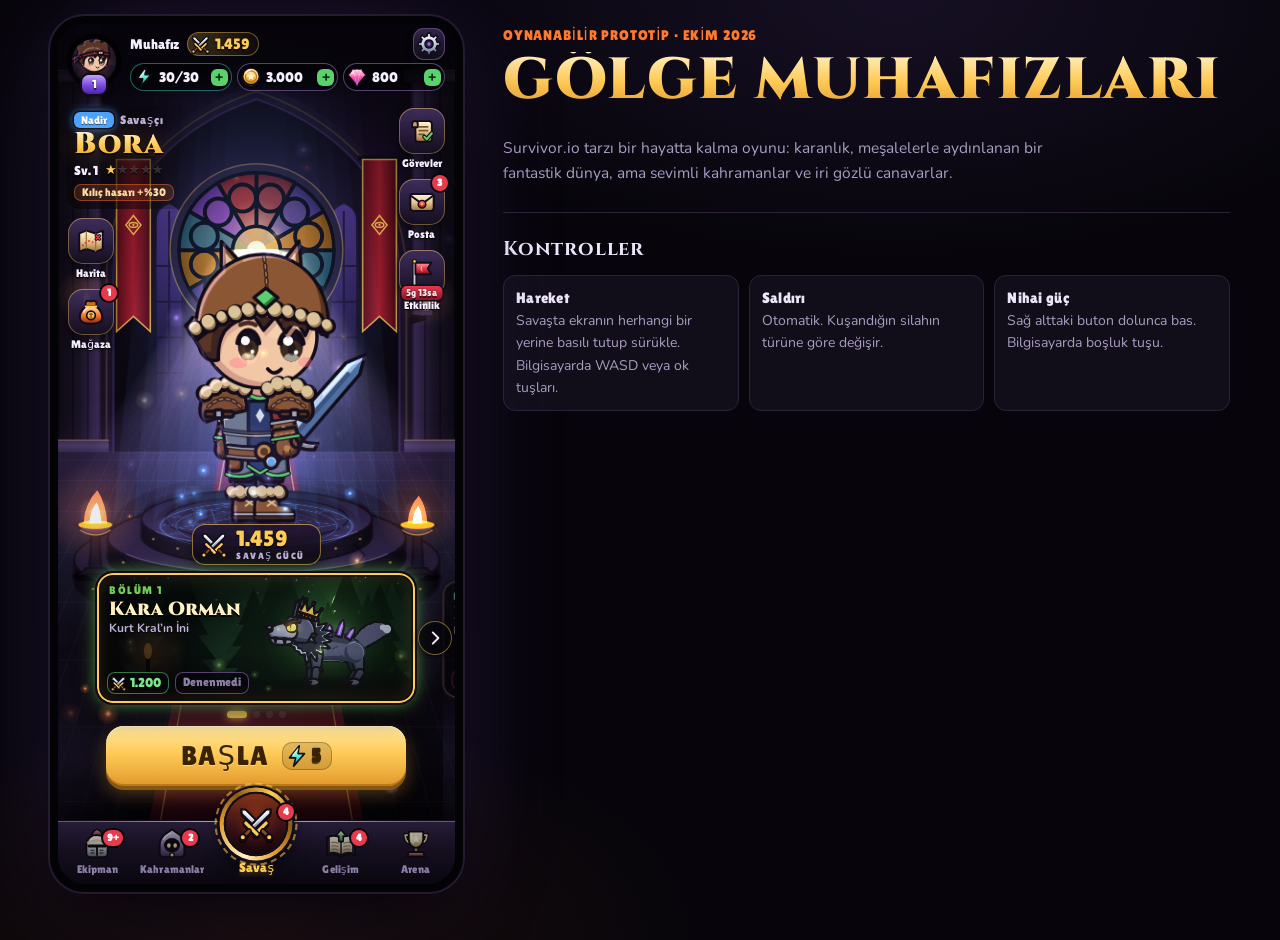
<file: fikirler/golge/index.html>
<!doctype html>
<html lang="tr">
<head>
<meta charset="utf-8">
<meta name="viewport" content="width=device-width, initial-scale=1, viewport-fit=cover">
<style>[hidden]{display:none!important}body{margin:0}img{max-width:100%}</style>
</head>
<body>
<title>Gölge Muhafızları</title>
<link rel="preconnect" href="https://fonts.googleapis.com">
<link rel="preconnect" href="https://fonts.gstatic.com" crossorigin>
<link rel="stylesheet" href="https://fonts.googleapis.com/css2?family=Pixelify+Sans:wght@400;500;600;700&family=Cinzel:wght@700;900&family=Lilita+One&family=Nunito:wght@400;600;700;800;900&display=swap">
<link rel="stylesheet" href="css/base.css">
<link rel="stylesheet" href="css/ui.css">
<link rel="stylesheet" href="css/meta.css">
<link rel="stylesheet" href="css/battle.css">
<style>
/* Layout: the game is the page. Desktop: game frame + a narrow briefing column. Phone: the game fills the screen, briefing below. */
:root{
  --pg-bg:#07050B; --pg-panel:#120E19; --pg-line:#2C2238; --pg-tx:#EDE6FA; --pg-tx2:#A99DC2; --pg-gold:#FFCB57; --pg-ember:#FF7A2F;
  --pg-title:"Cinzel",Georgia,serif; --pg-body:"Nunito",system-ui,sans-serif; --pg-ui:"Lilita One",system-ui,sans-serif;
  color-scheme:dark;
}
body{background:var(--pg-bg);color:var(--pg-tx);font-family:var(--pg-body);font-size:15.5px;line-height:1.6;
  background-image:radial-gradient(60% 40% at 70% 0%,rgba(157,107,255,.10),transparent 70%),radial-gradient(50% 35% at 20% 100%,rgba(255,122,47,.08),transparent 70%)}
.pg{max-width:1180px;margin:0 auto;padding-inline:16px;padding-block:16px 48px;display:grid;grid-template-columns:auto minmax(0,1fr);gap:40px;align-items:start}
.gm-frame{height:min(860px,calc(100svh - 32px));aspect-ratio:9/19.5;max-width:100%;border-radius:34px;padding:8px;background:#030205;
  box-shadow:0 0 0 2px #241B31,0 40px 80px -20px rgba(0,0,0,.9),0 0 120px -30px rgba(157,107,255,.35);position:sticky;top:16px}
.gm-frame>#gm{width:100%;height:100%;border-radius:27px}
#gm-lobby{position:absolute;inset:0;display:flex;flex-direction:column}
#gm-screen{flex:1;min-height:0;position:relative}
#gm-battle{position:absolute;inset:0;z-index:20}
.brief{display:grid;gap:26px;min-width:0;padding-top:8px}
.brief h1{font-family:var(--pg-title);font-weight:900;font-size:clamp(34px,4.6vw,58px);line-height:1;margin:0;letter-spacing:.03em;text-transform:uppercase;
  background:linear-gradient(180deg,#FFF1C4,var(--pg-gold) 50%,#E39A2D);-webkit-background-clip:text;background-clip:text;color:transparent}
.brief .kick{font-family:var(--pg-ui);color:var(--pg-ember);letter-spacing:.06em;font-size:14px;text-transform:uppercase;margin:0 0 6px}
.brief p{margin:0;color:var(--pg-tx2);max-width:62ch}
.brief h2{font-family:var(--pg-title);font-size:20px;margin:0 0 10px;color:var(--pg-tx);letter-spacing:.04em}
.brief section{border-top:1px solid var(--pg-line);padding-top:20px}
.ctl{display:grid;grid-template-columns:repeat(auto-fit,minmax(170px,1fr));gap:10px}
.ctl div{background:var(--pg-panel);border:1px solid var(--pg-line);border-radius:12px;padding:10px 12px;font-size:14px;color:var(--pg-tx2)}
.ctl b{display:block;font-family:var(--pg-ui);font-weight:400;color:var(--pg-tx);font-size:15px;letter-spacing:.02em}
.sys{display:grid;gap:8px;margin:0;padding:0;list-style:none}
.sys li{background:var(--pg-panel);border:1px solid var(--pg-line);border-radius:12px;padding:10px 12px;font-size:14.5px;color:var(--pg-tx2)}
.sys li b{color:var(--pg-tx);font-family:var(--pg-ui);font-weight:400;letter-spacing:.02em;margin-right:4px}
@media (max-width:860px){
  .pg{grid-template-columns:1fr;padding-inline:0;padding-block:0 40px;gap:24px}
  .gm-frame{position:relative;top:0;height:100svh;width:100%;aspect-ratio:auto;border-radius:0;padding:0;box-shadow:none}
  .gm-frame>#gm{border-radius:0}
  .brief{padding-inline:16px}
}
</style>

<div class="pg">
  <div class="gm-frame">
    <div id="gm" class="gm">
      <div id="gm-lobby">
        <header id="gm-top"></header>
        <main id="gm-screen"></main>
        <nav id="gm-nav"></nav>
      </div>
      <div id="gm-battle" hidden></div>
      <div id="gm-layer"></div>
    </div>
  </div>

  <div class="brief" id="brief">
    <div>
      <p class="kick">Oynanabilir prototip · Ekim 2026</p>
      <h1>Gölge Muhafızları</h1>
    </div>
    <p>Survivor.io tarzı bir hayatta kalma oyunu: karanlık, meşalelerle aydınlanan bir fantastik dünya, ama sevimli kahramanlar ve iri gözlü canavarlar.</p>
    <section>
      <h2>Kontroller</h2>
      <div class="ctl">
        <div><b>Hareket</b>Savaşta ekranın herhangi bir yerine basılı tutup sürükle. Bilgisayarda WASD veya ok tuşları.</div>
        <div><b>Saldırı</b>Otomatik. Kuşandığın silahın türüne göre değişir.</div>
        <div><b>Nihai güç</b>Sağ alttaki buton dolunca bas. Bilgisayarda boşluk tuşu.</div>
      </div>
    </section>
  </div>
</div>

<script src="js/data.js"></script>
<script src="js/pix.js"></script>
<script src="js/audio.js"></script>
<script src="js/art-hero.js"></script>
<script src="js/art-world.js"></script>
<script src="js/state.js"></script>
<script src="js/battle.js"></script>
<script src="js/ui-core.js"></script>
<script src="js/ui-meta.js"></script>
<script src="js/main.js"></script>

</body>
</html>
</file>
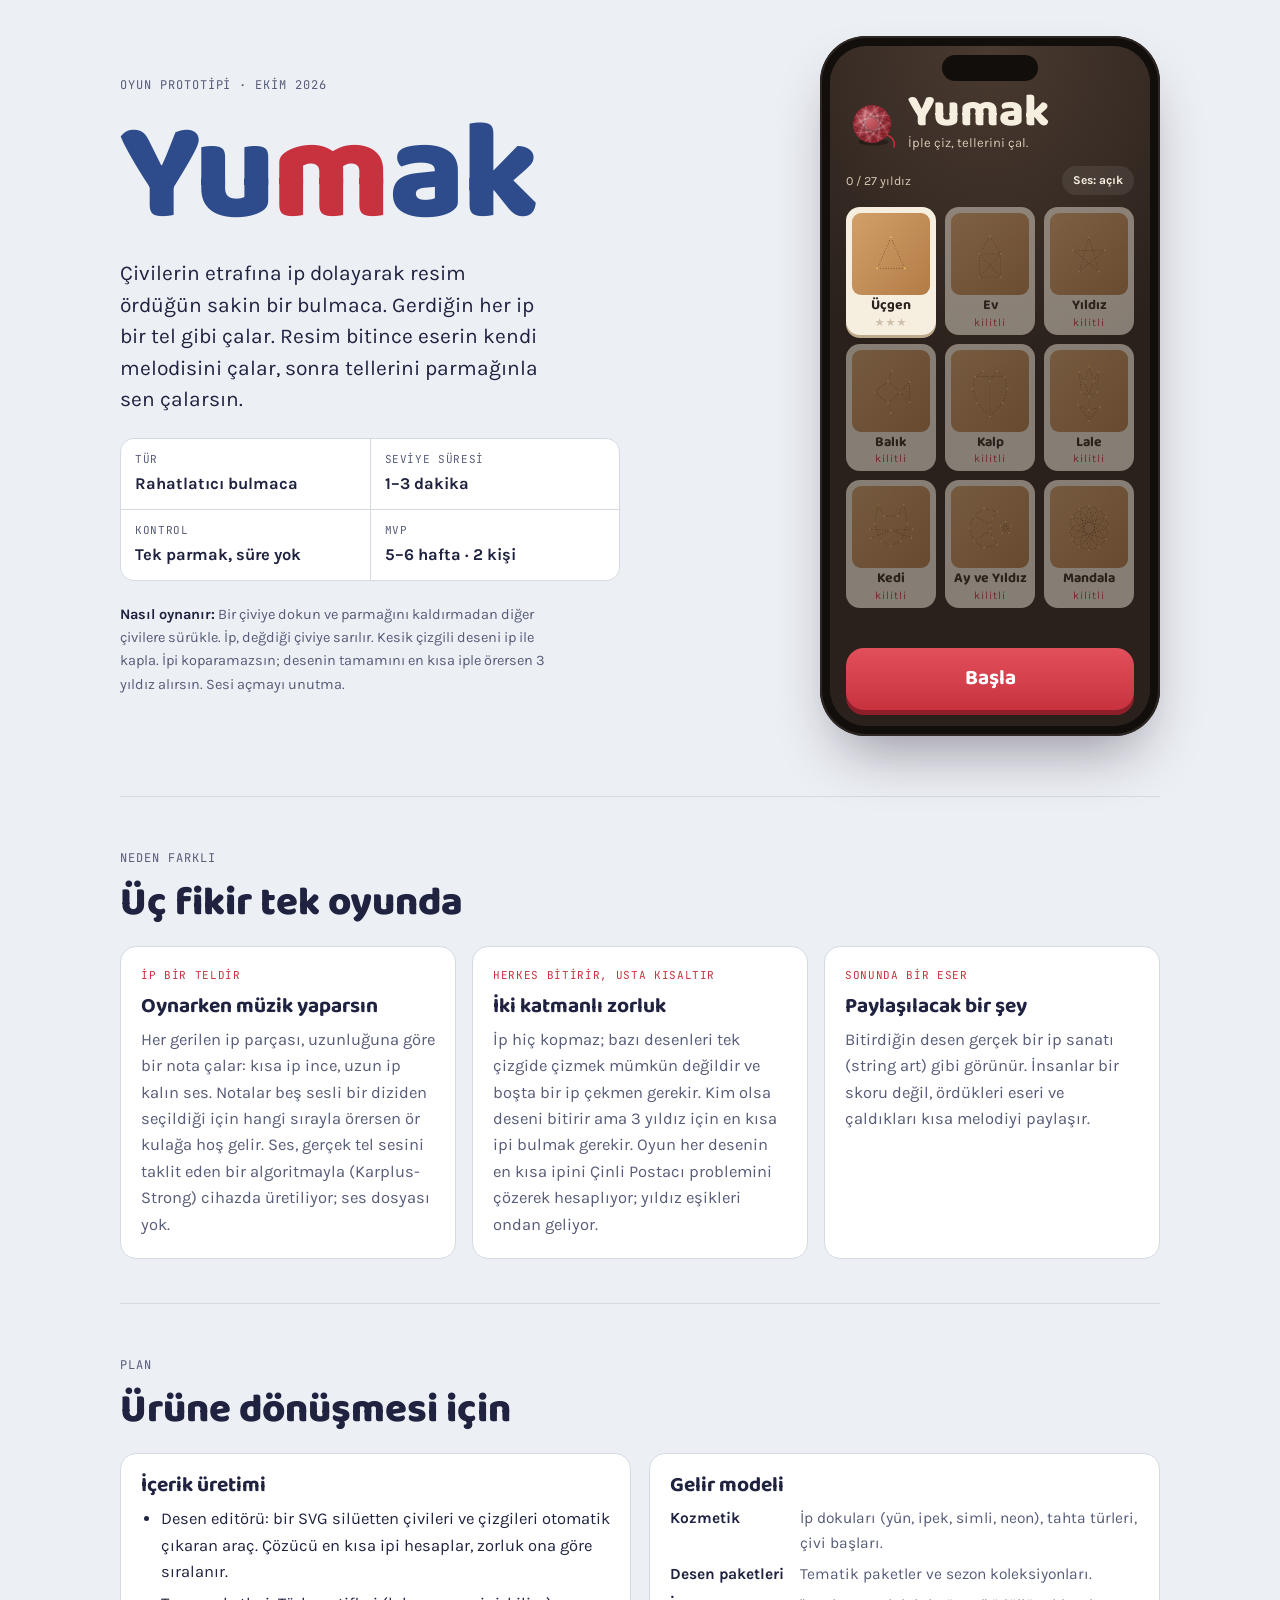
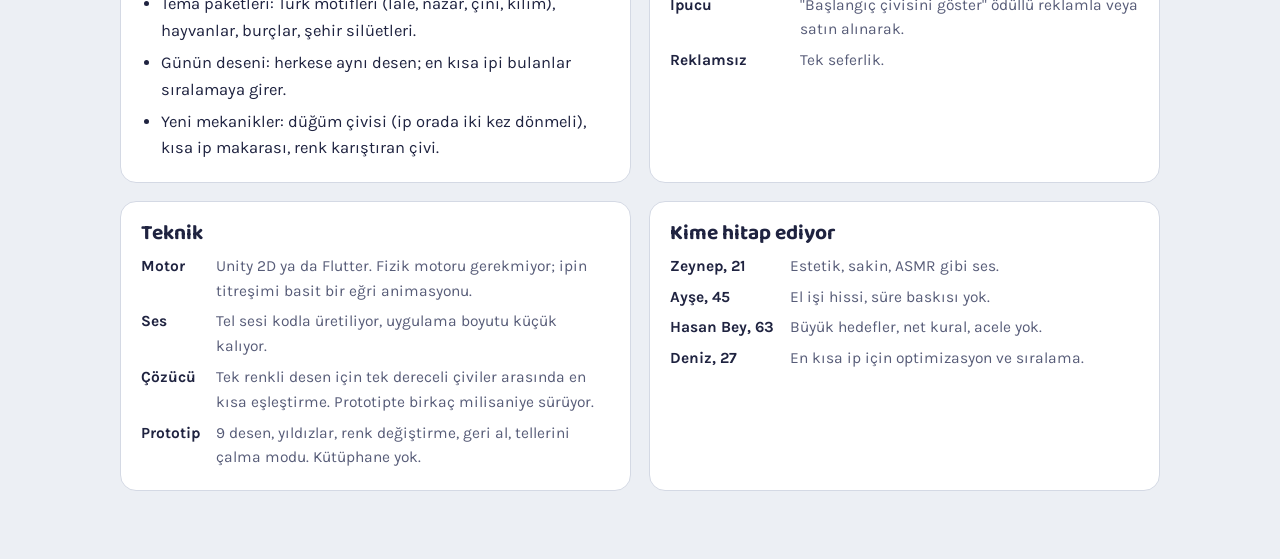
<file: fikirler/yumak/index.html>
<!doctype html>
<html lang="tr">
<head>
<meta charset="utf-8">
<meta name="viewport" content="width=device-width, initial-scale=1, viewport-fit=cover">
<style>[hidden]{display:none!important}body{margin:0}img{max-width:100%}</style>
</head>
<body>
<title>Yumak</title>
<link rel="preconnect" href="https://fonts.googleapis.com">
<link rel="preconnect" href="https://fonts.gstatic.com" crossorigin>
<link rel="stylesheet" href="https://fonts.googleapis.com/css2?family=Baloo+2:wght@600;700;800&family=Karla:wght@400;500;700&family=JetBrains+Mono:wght@500;700&display=swap">
<style>
/* Layout: one reading column (max 1080px); hero pairs the thesis with the playable phone, then a short design brief */
:root{
  --bg:#ECEFF4; --surface:#FFFFFF; --sunk:#E1E5EE; --ink:#1F2340; --muted:#575C78; --line:#D4D9E4;
  --accent:#C8323F; --accent-soft:#F8E0E2; --indigo:#2E4C8C; --indigo-soft:#DEE5F4;
  --f-display:"Baloo 2","Trebuchet MS",system-ui,sans-serif;
  --f-body:"Karla",system-ui,-apple-system,"Segoe UI",sans-serif;
  --f-mono:"JetBrains Mono",ui-monospace,Menlo,Consolas,monospace;
}
@media (prefers-color-scheme: dark){:root:not([data-theme="light"]){
  --bg:#12141F; --surface:#1B1E2D; --sunk:#23273A; --ink:#E9EBF3; --muted:#A0A5BE; --line:#2D3148;
  --accent:#F06872; --accent-soft:#3A1D23; --indigo:#93AEEA; --indigo-soft:#202B47; color-scheme:dark}}
:root[data-theme="dark"]{
  --bg:#12141F; --surface:#1B1E2D; --sunk:#23273A; --ink:#E9EBF3; --muted:#A0A5BE; --line:#2D3148;
  --accent:#F06872; --accent-soft:#3A1D23; --indigo:#93AEEA; --indigo-soft:#202B47; color-scheme:dark}

*{box-sizing:border-box}
body{background:var(--bg);color:var(--ink);font-family:var(--f-body);font-size:16.5px;line-height:1.6}
.wrap{max-width:1080px;margin:0 auto;padding-inline:20px;padding-block:28px 64px}
h1,h2,h3{font-family:var(--f-display);font-weight:800;line-height:1.05;text-wrap:balance;margin:0}
h2{font-size:clamp(28px,4vw,40px)}
h3{font-size:21px;font-weight:700}
p{margin:0}
.eyebrow{font-family:var(--f-mono);font-size:12px;letter-spacing:.08em;text-transform:uppercase;color:var(--muted)}
.lead{font-size:clamp(18px,2.2vw,21px);line-height:1.5;max-width:36ch}
.prose{max-width:66ch;display:grid;gap:14px}
.muted{color:var(--muted)}
.blk{padding-block:52px 4px;display:grid;gap:22px;border-top:1px solid var(--line);margin-top:40px}
.hero{display:grid;grid-template-columns:minmax(0,1fr) 340px;gap:52px;align-items:center;padding-block:8px 20px}
.hero-copy{display:grid;gap:22px;min-width:0}
.hero h1{font-size:clamp(72px,12vw,140px);letter-spacing:-.02em;line-height:.85;color:var(--indigo)}
.hero h1 span{color:var(--accent)}
.facts{display:grid;grid-template-columns:repeat(2,minmax(0,1fr));gap:1px;background:var(--line);border:1px solid var(--line);border-radius:14px;overflow:hidden;max-width:500px;margin:0}
.facts div{background:var(--surface);padding:12px 14px;display:grid;gap:2px}
.facts dt{font-family:var(--f-mono);font-size:11px;letter-spacing:.06em;text-transform:uppercase;color:var(--muted)}
.facts dd{margin:0;font-weight:700}
.howto{font-size:14.5px;color:var(--muted);max-width:48ch}
.howto b{color:var(--ink)}
.three{display:grid;grid-template-columns:repeat(3,minmax(0,1fr));gap:16px}
.card{background:var(--surface);border:1px solid var(--line);border-radius:16px;padding:20px;display:grid;gap:10px;align-content:start;min-width:0}
.card .tag{font-family:var(--f-mono);font-size:11px;letter-spacing:.06em;text-transform:uppercase;color:var(--accent)}
.grid2{display:grid;grid-template-columns:repeat(2,minmax(0,1fr));gap:18px}
.kv{display:grid;grid-template-columns:auto 1fr;gap:6px 16px;font-size:15.5px;margin:0}
.kv dt{font-weight:700}
.kv dd{margin:0;color:var(--muted)}
.card ul{margin:0;padding-left:20px;display:grid;gap:6px}
@media (max-width:900px){.hero{grid-template-columns:1fr;gap:32px}.hero .phone{justify-self:center}.three,.grid2{grid-template-columns:1fr}}
@media (max-width:520px){.facts{grid-template-columns:1fr}}

/* ---------- phone shell (device colors are fixed) ---------- */
.phone{width:340px;max-width:100%;height:700px;border-radius:46px;background:#120E0C;padding:10px;box-shadow:0 30px 60px -20px rgba(30,20,40,.45),inset 0 0 0 2px #2D2622;position:relative;flex:none}
.screen{position:relative;height:100%;border-radius:37px;overflow:hidden;user-select:none;-webkit-user-select:none;-webkit-tap-highlight-color:transparent}
.notch{position:absolute;top:9px;left:50%;transform:translateX(-50%);width:96px;height:26px;border-radius:14px;background:#120E0C;z-index:30;pointer-events:none}
.phone :where(button){font:inherit;cursor:pointer;border:0}
.phone button:focus-visible{outline:3px solid #F2B134;outline-offset:2px}

/* ---------- Yumak (fixed palette: walnut room, linen UI) ---------- */
.ym{background:#2A211C;color:#F6EEDF;font-family:var(--f-body)}
.ym-home,.ym-game{position:absolute;inset:0;display:flex;flex-direction:column}
.ym-home{padding:46px 16px 16px;gap:12px;background:radial-gradient(120% 70% at 50% 0%,#4A3A30 0%,#2A211C 70%)}
.ym-head{display:flex;align-items:center;gap:10px}
.ym-head canvas{width:52px;height:52px;flex:none}
.ym-logo{font-family:var(--f-display);font-weight:800;font-size:46px;line-height:.9;color:#F6EEDF}
.ym-sub{font-size:13px;color:#D8C9B4}
.ym-row{display:flex;justify-content:space-between;align-items:center;font-size:12.5px;color:#D8C9B4}
.ym-pill{background:rgba(255,255,255,.08);color:#F6EEDF;border-radius:999px;padding:5px 11px;font-size:12px;font-weight:700}
.ym-grid{display:grid;grid-template-columns:repeat(3,1fr);gap:9px}
.ym-lv{background:#F6EEDF;color:#2A211C;border-radius:14px;padding:6px 6px 7px;display:grid;gap:3px;justify-items:center;box-shadow:0 3px 0 #BFA98C}
.ym-lv canvas{width:100%;height:82px;border-radius:9px;display:block}
.ym-lv b{font-family:var(--f-display);font-size:14px;line-height:1.1}
.ym-lv small{font-size:11px;letter-spacing:1px;color:#C8323F;line-height:1}
.ym-lv small .off{color:#CDBFAB}
.ym-lv[disabled]{opacity:.45;cursor:default;box-shadow:none}
.ym-cont{margin-top:auto;background:linear-gradient(180deg,#E2505B,#C8323F);color:#fff;border-radius:18px;padding:14px;font-family:var(--f-display);font-size:21px;font-weight:700;box-shadow:0 5px 0 #8E1F2A}
.ym-cont:active{transform:translateY(3px);box-shadow:0 2px 0 #8E1F2A}

.ym-game{padding:42px 12px 12px;gap:8px}
.ym-bar{display:grid;grid-template-columns:auto 1fr auto;align-items:center;gap:8px}
.ym-back{width:34px;height:34px;border-radius:50%;background:rgba(255,255,255,.09);color:#F6EEDF;font-size:20px;line-height:1}
.ym-title{font-family:var(--f-display);font-weight:700;font-size:19px;text-align:center;line-height:1.1}
.ym-prog{font-family:var(--f-mono);font-size:12px;font-weight:700;background:rgba(255,255,255,.09);border-radius:999px;padding:5px 9px;font-variant-numeric:tabular-nums}
.ym-meter{display:grid;gap:4px}
.ym-track{position:relative;height:10px;border-radius:5px;background:rgba(255,255,255,.1);overflow:visible}
.ym-fill{position:absolute;left:0;top:0;bottom:0;border-radius:5px;background:linear-gradient(90deg,#F2B134,#E2505B);width:0}
.ym-mark{position:absolute;top:-4px;bottom:-4px;width:2px;background:#F6EEDF;border-radius:1px}
.ym-mark::after{content:attr(data-l);position:absolute;top:-15px;left:50%;transform:translateX(-50%);font-size:9.5px;color:#F2B134;white-space:nowrap;letter-spacing:1px}
.ym-mtext{display:flex;justify-content:space-between;font-family:var(--f-mono);font-size:11px;color:#D8C9B4;font-variant-numeric:tabular-nums;margin-top:2px}
.ym-tip{min-height:34px;font-size:12.5px;line-height:1.35;color:#EADBC5;text-align:center;padding-inline:4px}
.ym-tip.warn{color:#FFB4A8}
.ym-board{flex:1;min-height:0;position:relative}
.ym-board canvas{position:absolute;inset:0;width:100%;height:100%;touch-action:none;cursor:crosshair}
.ym-foot{display:flex;gap:8px;align-items:center}
.ym-spools{display:flex;gap:8px;flex:1}
.ym-spool{width:44px;height:44px;border-radius:50%;background:rgba(255,255,255,.07);display:grid;place-items:center;position:relative}
.ym-spool i{width:30px;height:30px;border-radius:50%;display:block;box-shadow:inset -4px -5px 0 rgba(0,0,0,.18),inset 3px 3px 0 rgba(255,255,255,.25)}
.ym-spool.on{background:rgba(255,255,255,.2);box-shadow:0 0 0 2px #F6EEDF}
.ym-spool span{position:absolute;bottom:-3px;right:-4px;font-family:var(--f-mono);font-size:9.5px;background:#2A211C;border-radius:6px;padding:0 3px;color:#F6EEDF}
.ym-tool{background:rgba(255,255,255,.09);color:#F6EEDF;border-radius:14px;padding:9px 12px;font-weight:700;font-size:13px}
.ym-tool:disabled{opacity:.4;cursor:default}
.ym-strum{position:absolute;left:50%;top:150px;transform:translateX(-50%);z-index:8;display:flex;gap:8px;align-items:center;background:rgba(20,14,12,.75);padding:6px 6px 6px 14px;border-radius:999px;font-size:12.5px;font-weight:700;white-space:nowrap}
.ym-strum button{background:#F6EEDF;color:#2A211C;border-radius:999px;padding:6px 12px;font-weight:800;font-size:12.5px}

.ym-over{position:absolute;inset:0;z-index:20;display:grid;place-items:center;padding:18px;background:rgba(20,14,12,.55);backdrop-filter:blur(3px)}
.ym-modal{width:100%;background:#F6EEDF;color:#2A211C;border-radius:24px;padding:20px 16px;display:grid;gap:11px;text-align:center;box-shadow:0 20px 40px -10px rgba(0,0,0,.5)}
.ym-modal h3{font-size:26px;color:#2A211C}
.ym-modal p{font-size:14px;color:#6B5B4B}
.ym-stars{font-size:36px;letter-spacing:5px;color:#C8323F;line-height:1}
.ym-stars .off{color:#DCCFBC}
.ym-stat{display:grid;grid-template-columns:1fr 1fr;gap:8px}
.ym-stat div{background:#EADFCB;border-radius:12px;padding:8px;display:grid;gap:1px}
.ym-stat b{font-family:var(--f-mono);font-size:16px;font-variant-numeric:tabular-nums}
.ym-stat span{font-size:11.5px;color:#6B5B4B}
.ym-btn{border-radius:16px;padding:12px;font-family:var(--f-display);font-size:17px;font-weight:700}
.ym-btn.pri{background:linear-gradient(180deg,#E2505B,#C8323F);color:#fff;box-shadow:0 4px 0 #8E1F2A}
.ym-btn.sec{background:#EADFCB;color:#2A211C}
.ym-btn.ind{background:#2E4C8C;color:#fff}
.ym-btns{display:grid;grid-template-columns:1fr 1fr;gap:8px}
</style>

<div class="wrap">
<div class="hero">
  <div class="hero-copy">
    <p class="eyebrow">Oyun prototipi · Ekim 2026</p>
    <h1>Yu<span>m</span>ak</h1>
    <p class="lead">Çivilerin etrafına ip dolayarak resim ördüğün sakin bir bulmaca. Gerdiğin her ip bir tel gibi çalar. Resim bitince eserin kendi melodisini çalar, sonra tellerini parmağınla sen çalarsın.</p>
    <dl class="facts">
      <div><dt>Tür</dt><dd>Rahatlatıcı bulmaca</dd></div>
      <div><dt>Seviye süresi</dt><dd>1–3 dakika</dd></div>
      <div><dt>Kontrol</dt><dd>Tek parmak, süre yok</dd></div>
      <div><dt>MVP</dt><dd>5–6 hafta · 2 kişi</dd></div>
    </dl>
    <p class="howto"><b>Nasıl oynanır:</b> Bir çiviye dokun ve parmağını kaldırmadan diğer çivilere sürükle. İp, değdiği çiviye sarılır. Kesik çizgili deseni ip ile kapla. İpi koparamazsın; desenin tamamını en kısa iple örersen 3 yıldız alırsın. Sesi açmayı unutma.</p>
  </div>

  <div class="phone" aria-label="Yumak oyun prototipi">
    <div class="screen ym" id="ym">
      <div class="notch"></div>
      <section class="ym-home" id="ym-home">
        <div class="ym-head"><canvas id="ym-ball" width="104" height="104" aria-hidden="true"></canvas><div><div class="ym-logo">Yumak</div><p class="ym-sub">İple çiz, tellerini çal.</p></div></div>
        <div class="ym-row"><span id="ym-total">0 / 27 yıldız</span><button class="ym-pill" type="button" id="ym-mute">Ses: açık</button></div>
        <div class="ym-grid" id="ym-grid"></div>
        <button class="ym-cont" type="button" id="ym-cont">Devam et</button>
      </section>

      <section class="ym-game" id="ym-game" hidden>
        <div class="ym-bar">
          <button class="ym-back" type="button" id="ym-back" aria-label="Desenlere dön">‹</button>
          <div class="ym-title" id="ym-title">1 · Üçgen</div>
          <span class="ym-prog" id="ym-prog">0/3</span>
        </div>
        <div class="ym-meter">
          <div class="ym-track"><div class="ym-fill" id="ym-fill"></div><div class="ym-mark" id="ym-m3" data-l="★★★"></div><div class="ym-mark" id="ym-m2" data-l="★★"></div></div>
          <div class="ym-mtext"><span id="ym-used">İp: 0 cm</span><span id="ym-best">en kısa: 0 cm</span></div>
        </div>
        <p class="ym-tip" id="ym-tip"></p>
        <div class="ym-board" id="ym-board"><canvas id="ym-canvas" aria-label="Çivili tahta"></canvas></div>
        <div class="ym-foot">
          <div class="ym-spools" id="ym-spools"></div>
          <button class="ym-tool" type="button" id="ym-undo">Geri al</button>
          <button class="ym-tool" type="button" id="ym-reset">Baştan</button>
        </div>
        <div class="ym-strum" id="ym-strum" hidden>Parmağını tellerin üstünden geçir<button type="button" id="ym-strum-done">Bitti</button></div>
      </section>

      <div class="ym-over" id="ym-over" hidden><div class="ym-modal" id="ym-modal"></div></div>
    </div>
  </div>
</div>

<section class="blk">
  <div class="prose"><p class="eyebrow">Neden farklı</p><h2>Üç fikir tek oyunda</h2></div>
  <div class="three">
    <div class="card"><span class="tag">İp bir teldir</span><h3>Oynarken müzik yaparsın</h3><p class="muted">Her gerilen ip parçası, uzunluğuna göre bir nota çalar: kısa ip ince, uzun ip kalın ses. Notalar beş sesli bir diziden seçildiği için hangi sırayla örersen ör kulağa hoş gelir. Ses, gerçek tel sesini taklit eden bir algoritmayla (Karplus-Strong) cihazda üretiliyor; ses dosyası yok.</p></div>
    <div class="card"><span class="tag">Herkes bitirir, usta kısaltır</span><h3>İki katmanlı zorluk</h3><p class="muted">İp hiç kopmaz; bazı desenleri tek çizgide çizmek mümkün değildir ve boşta bir ip çekmen gerekir. Kim olsa deseni bitirir ama 3 yıldız için en kısa ipi bulmak gerekir. Oyun her desenin en kısa ipini Çinli Postacı problemini çözerek hesaplıyor; yıldız eşikleri ondan geliyor.</p></div>
    <div class="card"><span class="tag">Sonunda bir eser</span><h3>Paylaşılacak bir şey</h3><p class="muted">Bitirdiğin desen gerçek bir ip sanatı (string art) gibi görünür. İnsanlar bir skoru değil, ördükleri eseri ve çaldıkları kısa melodiyi paylaşır.</p></div>
  </div>
</section>

<section class="blk">
  <div class="prose"><p class="eyebrow">Plan</p><h2>Ürüne dönüşmesi için</h2></div>
  <div class="grid2">
    <div class="card">
      <h3>İçerik üretimi</h3>
      <ul>
        <li>Desen editörü: bir SVG silüetten çivileri ve çizgileri otomatik çıkaran araç. Çözücü en kısa ipi hesaplar, zorluk ona göre sıralanır.</li>
        <li>Tema paketleri: Türk motifleri (lale, nazar, çini, kilim), hayvanlar, burçlar, şehir silüetleri.</li>
        <li>Günün deseni: herkese aynı desen; en kısa ipi bulanlar sıralamaya girer.</li>
        <li>Yeni mekanikler: düğüm çivisi (ip orada iki kez dönmeli), kısa ip makarası, renk karıştıran çivi.</li>
      </ul>
    </div>
    <div class="card">
      <h3>Gelir modeli</h3>
      <dl class="kv">
        <dt>Kozmetik</dt><dd>İp dokuları (yün, ipek, simli, neon), tahta türleri, çivi başları.</dd>
        <dt>Desen paketleri</dt><dd>Tematik paketler ve sezon koleksiyonları.</dd>
        <dt>İpucu</dt><dd>"Başlangıç çivisini göster" ödüllü reklamla veya satın alınarak.</dd>
        <dt>Reklamsız</dt><dd>Tek seferlik.</dd>
      </dl>
    </div>
    <div class="card">
      <h3>Teknik</h3>
      <dl class="kv">
        <dt>Motor</dt><dd>Unity 2D ya da Flutter. Fizik motoru gerekmiyor; ipin titreşimi basit bir eğri animasyonu.</dd>
        <dt>Ses</dt><dd>Tel sesi kodla üretiliyor, uygulama boyutu küçük kalıyor.</dd>
        <dt>Çözücü</dt><dd>Tek renkli desen için tek dereceli çiviler arasında en kısa eşleştirme. Prototipte birkaç milisaniye sürüyor.</dd>
        <dt>Prototip</dt><dd>9 desen, yıldızlar, renk değiştirme, geri al, tellerini çalma modu. Kütüphane yok.</dd>
      </dl>
    </div>
    <div class="card">
      <h3>Kime hitap ediyor</h3>
      <dl class="kv">
        <dt>Zeynep, 21</dt><dd>Estetik, sakin, ASMR gibi ses.</dd>
        <dt>Ayşe, 45</dt><dd>El işi hissi, süre baskısı yok.</dd>
        <dt>Hasan Bey, 63</dt><dd>Büyük hedefler, net kural, acele yok.</dd>
        <dt>Deniz, 27</dt><dd>En kısa ip için optimizasyon ve sıralama.</dd>
      </dl>
    </div>
  </div>
</section>
</div>

<script>
(function(){
  const $=id=>document.getElementById(id);
  const TAU=Math.PI*2,reduce=matchMedia('(prefers-reduced-motion: reduce)').matches;
  const scr=$('ym'),cv=$('ym-canvas'),ctx=cv.getContext('2d');

  /* ---------- levels: nails on a 100 × 140 board, edges [a, b, colorIndex] ---------- */
  const C={red:'#D7263D',navy:'#3157A8',mustard:'#F2B134',teal:'#1BA58F',green:'#58A845',orange:'#F07F2E',cream:'#F4EDE1',pink:'#EC6A97'};
  const circ=(cx,cy,r,degs)=>degs.map(d=>[cx+r*Math.cos(d*Math.PI/180),cy+r*Math.sin(d*Math.PI/180)]);
  const bez=(p0,c,p2,t)=>[(1-t)*(1-t)*p0[0]+2*(1-t)*t*c[0]+t*t*p2[0],(1-t)*(1-t)*p0[1]+2*(1-t)*t*c[1]+t*t*p2[1]];
  const ring=(n,step,off,ci)=>Array.from({length:n},(_,k)=>[off+k,off+(k+step)%n,ci]);
  const LV=[];
  LV.push({n:'Üçgen',colors:[C.red],nails:[[50,40],[22,96],[78,96]],edges:[[0,1,0],[1,2,0],[2,0,0]],
    tip:'Bir çiviye dokun, parmağını kaldırmadan diğer çivilere sürükle. İp değdiği çiviye sarılır.'});
  LV.push({n:'Ev',colors:[C.navy],nails:[[28,112],[72,112],[72,70],[28,70],[50,38]],
    edges:[[0,1],[1,2],[2,3],[3,0],[0,2],[1,3],[3,4],[4,2]].map(e=>[...e,0]),
    tip:'Bu evi ipi hiç boşa çekmeden tek seferde çizebilirsin. Nereden başladığın önemli.'});
  LV.push({n:'Yıldız',colors:[C.mustard],nails:circ(50,74,34,[-90,-18,54,126,198]),
    edges:[[0,2],[2,4],[4,1],[1,3],[3,0]].map(e=>[...e,0]),tip:'Beş köşe, beş çizgi. Kaldırmadan dolaş.'});
  LV.push({n:'Balık',colors:[C.teal],nails:[[16,72],[44,52],[68,72],[44,92],[88,54],[88,90],[50,110],[52,34]],
    edges:[[0,1],[1,2],[2,3],[3,0],[2,4],[4,5],[5,2],[1,7],[3,6]].map(e=>[...e,0]),
    tip:'Bu desen tek çizgide çizilemez; bir yerde boşta ip çekmen gerekecek. En kısa boşluğu bul.'});
  LV.push({n:'Kalp',colors:[C.red],nails:[[50,116],[24,92],[14,66],[20,44],[36,34],[50,52],[64,34],[80,44],[86,66],[76,92]],
    edges:[...Array.from({length:10},(_,k)=>[k,(k+1)%10,0]),[5,0,0],[3,7,0]],tip:'Fazla çizgi yok, ama başladığın çivi her şeyi değiştirir.'});
  LV.push({n:'Lale',colors:[C.red,C.green],nails:[[50,26],[30,36],[70,36],[34,72],[66,72],[50,80],[41,52],[59,52],[50,104],[50,124],[28,96],[72,100]],
    edges:[[1,3,0],[3,5,0],[5,4,0],[4,2,0],[2,7,0],[7,0,0],[0,6,0],[6,1,0],[6,5,0],[7,5,0],[5,8,1],[8,9,1],[8,10,1],[10,9,1],[8,11,1],[11,9,1]],
    tip:'İki renk var. Alttan yumağı değiştir; her rengin ipi kaldığı yerden devam eder.'});
  LV.push({n:'Kedi',colors:[C.orange,C.cream],nails:[[24,30],[36,50],[64,50],[76,30],[84,64],[70,96],[50,104],[30,96],[16,64],[50,76],[6,74],[8,90],[94,74],[92,90]],
    edges:[...Array.from({length:9},(_,k)=>[k,(k+1)%9,0]),[9,10,1],[9,11,1],[9,12,1],[9,13,1]],tip:'Bıyıklar tek çizgide bitmez. Hangi iki bıyığı boşta bağlarsan ip en kısa olur?'});
  {const o=circ(44,72,36,[55,100,140,180,220,260,305]),i=[.2,.4,.6,.8].map(t=>bez(o[6],[34,72],o[0],t)),s=circ(82,72,11,[-90,-18,54,126,198]);
   const nails=[...o,...i,...s];const E=[];for(let k=0;k<6;k++)E.push([k,k+1,0]);E.push([6,7,0],[7,8,0],[8,9,0],[9,10,0],[10,0,0],[2,9,0],[4,8,0]);
   [[0,2],[2,4],[4,1],[1,3],[3,0]].forEach(([a,b])=>E.push([11+a,11+b,1]));
   LV.push({n:'Ay ve Yıldız',colors:[C.mustard,C.cream],nails,edges:E,tip:'Hilalin içindeki iki çizgi işi zorlaştırıyor.'});}
  LV.push({n:'Mandala',colors:[C.pink,C.navy],nails:circ(50,72,40,Array.from({length:12},(_,k)=>k*30-90)),
    edges:[...ring(12,5,0,0),...ring(12,1,0,1)],tip:'Klasik ip sanatı: on iki çivi, iki renk. Bitirince tellerini çal.'});

  const dist=(a,b)=>Math.hypot(a[0]-b[0],a[1]-b[1]);
  /* shortest yarn = sum of pattern + min matching between odd-degree nails, leaving two as the thread's ends (open Chinese postman) */
  function shortest(L){
    let total=0;
    L.colors.forEach((_,ci)=>{
      const es=L.edges.filter(e=>e[2]===ci),deg={};
      for(const[a,b]of es){total+=dist(L.nails[a],L.nails[b]);deg[a]=(deg[a]||0)+1;deg[b]=(deg[b]||0)+1}
      const odd=Object.keys(deg).filter(k=>deg[k]%2).map(Number),n=odd.length;
      if(n<=2)return;
      const memo=new Map(),D=(i,j)=>dist(L.nails[odd[i]],L.nails[odd[j]]);
      const mm=m=>{if(!m)return 0;if(memo.has(m))return memo.get(m);let i=0;while(!(m>>i&1))i++;let b=1e9;for(let j=i+1;j<n;j++)if(m>>j&1)b=Math.min(b,D(i,j)+mm(m&~(1<<i)&~(1<<j)));memo.set(m,b);return b};
      let best=1e9;const full=(1<<n)-1;for(let i=0;i<n;i++)for(let j=i+1;j<n;j++)best=Math.min(best,mm(full&~(1<<i)&~(1<<j)));
      total+=best;
    });
    return total;
  }
  LV.forEach(L=>{L.opt=shortest(L);L.limit=L.opt*1.8});
  const CM=.3,cm=u=>Math.round(u*CM);

  /* ---------- save ---------- */
  const KEY='yumak-proto-v1';const save={stars:[],muted:false};
  try{const s=JSON.parse(localStorage.getItem(KEY)||'null');if(s){save.stars=s.stars||[];save.muted=!!s.muted}}catch(e){}
  const persist=()=>{try{localStorage.setItem(KEY,JSON.stringify(save))}catch(e){}};
  const unlocked=i=>i===0||(save.stars[i-1]||0)>0;

  /* ---------- sound: plucked strings (Karplus-Strong) tuned to a pentatonic scale ---------- */
  let ac=null;const bufs={};
  const NOTES=[130.81,146.83,164.81,196,220,261.63,293.66,329.63,392,440,523.25,587.33,659.25,783.99,880,1046.5];
  function audio(){if(save.muted)return null;try{ac=ac||new(window.AudioContext||window.webkitAudioContext)();if(ac.state==='suspended')ac.resume();return ac}catch(e){return null}}
  function ks(i){
    if(bufs[i])return bufs[i];
    const sr=ac.sampleRate,f=NOTES[i],len=Math.floor(sr*2),N=Math.max(2,Math.round(sr/f)),b=ac.createBuffer(1,len,sr),d=b.getChannelData(0);
    let prev=0;for(let k=0;k<N;k++){const r=Math.random()*2-1;d[k]=(r+prev)*.5;prev=r}
    const damp=f>500?.993:.997;for(let k=N;k<len;k++)d[k]=damp*.5*(d[k-N]+d[k-N+1<k?k-N+1:k-N]);
    return bufs[i]=b;
  }
  function noteFor(len){return Math.max(0,Math.min(NOTES.length-1,Math.round((1-(len-8)/92)*(NOTES.length-1))))}
  function pluck(len,vol,delay){const a=audio();if(!a)return;try{const s=a.createBufferSource(),g=a.createGain();s.buffer=ks(noteFor(len));g.gain.value=vol||.32;s.connect(g);g.connect(a.destination);s.start(a.currentTime+(delay||0))}catch(e){}}
  function tok(){const a=audio();if(!a)return;try{const sr=a.sampleRate,b=a.createBuffer(1,sr*.08|0,sr),d=b.getChannelData(0);for(let k=0;k<d.length;k++)d[k]=(Math.random()*2-1)*Math.exp(-k/(sr*.008));
    const s=a.createBufferSource(),f=a.createBiquadFilter(),g=a.createGain();f.type='lowpass';f.frequency.value=1100;g.gain.value=.5;s.buffer=b;s.connect(f);f.connect(g);g.connect(a.destination);s.start()}catch(e){}}

  /* ---------- state ---------- */
  let L=null,li=0,threads=[],hist=[],cur=0,state='home',drag=null,pts={},finT=0,finList=[],flash={};
  const key=(a,b,c)=>(a<b?a+'-'+b:b+'-'+a)+'|'+c;
  function used(){let u=0;threads.forEach(t=>{for(let k=1;k<t.length;k++)u+=dist(L.nails[t[k-1]],L.nails[t[k]])});return u}
  function coveredSet(){const s=new Set();threads.forEach((t,c)=>{for(let k=1;k<t.length;k++)s.add(key(t[k-1],t[k],c))});return s}
  function progress(){const s=coveredSet();let n=0;for(const[a,b,c]of L.edges)if(s.has(key(a,b,c)))n++;return n}

  function startLevel(i){
    li=i;L=LV[i];threads=L.colors.map(()=>[]);hist=[];cur=0;pts={};flash={};drag=null;state='play';
    $('ym-home').hidden=true;$('ym-game').hidden=false;$('ym-over').hidden=true;$('ym-strum').hidden=true;
    $('ym-title').textContent=(i+1)+' · '+L.n;
    const W=$('ym-spools');W.innerHTML=L.colors.length>1?L.colors.map((c,k)=>`<button class="ym-spool${k===0?' on':''}" type="button" data-k="${k}" aria-label="${k+1}. renk"><i style="background:${c}"></i><span id="ym-sp${k}">0</span></button>`).join(''):'';
    W.querySelectorAll('.ym-spool').forEach(b=>b.onclick=()=>{cur=+b.dataset.k;W.querySelectorAll('.ym-spool').forEach(x=>x.classList.toggle('on',x===b));tip('Bu rengin ipi kaldığı yerden devam eder.')});
    $('ym-m3').style.left=(L.opt*1.03/L.limit*100)+'%';$('ym-m2').style.left=(L.opt*1.25/L.limit*100)+'%';
    tip(L.tip);requestAnimationFrame(()=>{resize();ui()});
  }
  function tip(t,warn){const e=$('ym-tip');e.textContent=t;e.classList.toggle('warn',!!warn)}
  function ui(){
    if(!L)return;const u=used();
    $('ym-fill').style.width=Math.min(100,u/L.limit*100)+'%';
    $('ym-used').textContent='İp: '+cm(u)+' cm';$('ym-best').textContent='en kısa: '+cm(L.opt)+' cm';
    $('ym-prog').textContent=progress()+'/'+L.edges.length;
    const s=coveredSet();L.colors.forEach((_,c)=>{const e=$('ym-sp'+c);if(e){const tot=L.edges.filter(x=>x[2]===c).length,got=L.edges.filter(x=>x[2]===c&&s.has(key(x[0],x[1],c))).length;e.textContent=got+'/'+tot}});
    $('ym-undo').disabled=state!=='play'||!hist.length;$('ym-reset').disabled=state!=='play'||!hist.length;
  }

  /* ---------- geometry ---------- */
  let W=300,H=480,dpr=1,s=3,ox=0,oy=0,wood=null;
  const toS=p=>[ox+p[0]*s,oy+p[1]*s];
  function resize(){
    const r=cv.getBoundingClientRect();if(!r.width)return;dpr=Math.min(window.devicePixelRatio||1,2);W=r.width;H=r.height;cv.width=Math.round(W*dpr);cv.height=Math.round(H*dpr);
    s=Math.min((W-22)/100,(H-22)/140);ox=(W-100*s)/2;oy=(H-140*s)/2;wood=makeWood(W,H);
  }
  function makeWood(w,h){
    const c=document.createElement('canvas');c.width=Math.round(w*dpr);c.height=Math.round(h*dpr);const g=c.getContext('2d');g.scale(dpr,dpr);
    const bx=ox-8,by=oy-8,bw=100*s+16,bh=140*s+16;
    g.fillStyle='rgba(0,0,0,.35)';rr(g,bx+3,by+6,bw,bh,16);g.fill();
    const gr=g.createLinearGradient(bx,by,bx+bw,by+bh);gr.addColorStop(0,'#D3A06A');gr.addColorStop(.5,'#C18C55');gr.addColorStop(1,'#AE7843');
    g.save();rr(g,bx,by,bw,bh,16);g.clip();g.fillStyle=gr;g.fillRect(bx,by,bw,bh);
    for(let k=0;k<70;k++){const y0=by+Math.random()*bh,a=1+Math.random()*4,f=.01+Math.random()*.03,ph=Math.random()*TAU;
      g.strokeStyle=`rgba(110,60,25,${.05+Math.random()*.12})`;g.lineWidth=.6+Math.random()*1.6;g.beginPath();
      for(let x=0;x<=bw;x+=6){const y=y0+Math.sin(x*f+ph)*a+Math.sin(x*.003+k)*6;x?g.lineTo(bx+x,y):g.moveTo(bx,y)}g.stroke()}
    for(let k=0;k<2;k++){const kx=bx+bw*(.2+Math.random()*.6),ky=by+bh*(.15+Math.random()*.7);for(let r=3;r<16;r+=3){g.strokeStyle=`rgba(100,55,20,${.18-r*.008})`;g.lineWidth=1;g.beginPath();g.ellipse(kx,ky,r*1.8,r,0,0,TAU);g.stroke()}}
    const v=g.createRadialGradient(bx+bw/2,by+bh/2,bw*.3,bx+bw/2,by+bh/2,bh*.75);v.addColorStop(0,'rgba(255,230,190,.12)');v.addColorStop(1,'rgba(60,30,10,.28)');g.fillStyle=v;g.fillRect(bx,by,bw,bh);
    g.restore();g.strokeStyle='rgba(70,40,15,.6)';g.lineWidth=2;rr(g,bx+1,by+1,bw-2,bh-2,15);g.stroke();
    return c;
  }
  function rr(g,x,y,w,h,r){g.beginPath();g.moveTo(x+r,y);g.arcTo(x+w,y,x+w,y+h,r);g.arcTo(x+w,y+h,x,y+h,r);g.arcTo(x,y+h,x,y,r);g.arcTo(x,y,x+w,y,r);g.closePath()}
  function nailAt(px,py,except){let best=-1,bd=18*18;L.nails.forEach((n,i)=>{if(i===except)return;const[x,y]=toS(n),d=(x-px)**2+(y-py)**2;if(d<bd){bd=d;best=i}});return best}

  /* ---------- input ---------- */
  const pos=e=>{const r=cv.getBoundingClientRect();return[e.clientX-r.left,e.clientY-r.top]};
  cv.addEventListener('pointerdown',e=>{
    if(!L)return;const[x,y]=pos(e);audio();
    if(state==='strum'){drag={x,y,px:x,py:y,id:e.pointerId};try{cv.setPointerCapture(e.pointerId)}catch(_){}return}
    if(state!=='play')return;
    const t=threads[cur];
    if(!t.length){const n=nailAt(x,y,-1);if(n<0){tip('Başlamak için bir çiviye dokun.',true);return}
      t.push(n);hist.push(cur);tok();flash[n]=performance.now()}
    else{const n=nailAt(x,y,t[t.length-1]);if(n>=0)attach(n)}
    drag={x,y,id:e.pointerId};try{cv.setPointerCapture(e.pointerId)}catch(_){}
    ui();
  });
  cv.addEventListener('pointermove',e=>{
    if(!drag||e.pointerId!==drag.id)return;const[x,y]=pos(e);
    if(state==='strum'){strum(drag.x,drag.y,x,y);drag.x=x;drag.y=y;return}
    drag.x=x;drag.y=y;if(state!=='play')return;
    const t=threads[cur];if(!t.length)return;const n=nailAt(x,y,t[t.length-1]);if(n>=0)attach(n);
  });
  const up=e=>{if(drag&&e.pointerId===drag.id)drag=null};
  cv.addEventListener('pointerup',up);cv.addEventListener('pointercancel',up);

  function attach(n){
    const t=threads[cur],a=t[t.length-1];t.push(n);hist.push(cur);
    const len=dist(L.nails[a],L.nails[n]);pts[cur+':'+(t.length-1)]=performance.now();flash[n]=performance.now();pluck(len);
    const u=used();
    if(progress()===L.edges.length){finish();return}
    if(u>L.limit){state='out';drag=null;showOut();return}
    const k=key(a,n,cur),need=L.edges.some(e=>key(e[0],e[1],e[2])===k);
    if(!need)tip(L.colors.length>1&&L.edges.some(e=>key(e[0],e[1],e[2])===key(a,n,e[2]))?'Bu çizgi başka renkte. Alttan yumağı değiştir.':'Bu çizgi desende yok, ip boşa gitti. Gerekirse geri al.',true);
    else tip(L.tip);
    ui();
  }
  function undo(){if(state!=='play'&&state!=='out')return;if(!hist.length)return;const c=hist.pop();threads[c].pop();state='play';$('ym-over').hidden=true;tip(L.tip);ui()}
  function resetLv(){threads=L.colors.map(()=>[]);hist=[];pts={};state='play';$('ym-over').hidden=true;tip(L.tip);ui()}
  $('ym-undo').onclick=undo;$('ym-reset').onclick=resetLv;
  $('ym-back').onclick=home;

  /* ---------- strum mode ---------- */
  const lastStrum={};
  function cross(ax,ay,bx,by,cx,cy,dx,dy){const d=(bx-ax)*(dy-cy)-(by-ay)*(dx-cx);if(!d)return false;const u=((cx-ax)*(dy-cy)-(cy-ay)*(dx-cx))/d,v=((cx-ax)*(by-ay)-(cy-ay)*(bx-ax))/d;return u>=0&&u<=1&&v>=0&&v<=1}
  function strum(x0,y0,x1,y1){const now=performance.now();
    threads.forEach((t,c)=>{for(let k=1;k<t.length;k++){const[a,b]=[toS(L.nails[t[k-1]]),toS(L.nails[t[k]])],id=c+':'+k;
      if(cross(x0,y0,x1,y1,a[0],a[1],b[0],b[1])&&!(now-(lastStrum[id]||0)<150)){lastStrum[id]=now;pts[id]=now;pluck(dist(L.nails[t[k-1]],L.nails[t[k]]),.26)}}});
  }
  $('ym-strum-done').onclick=()=>{state='won';$('ym-strum').hidden=true;$('ym-over').hidden=false};

  /* ---------- finish ---------- */
  function finish(){
    state='finale';drag=null;finList=[];threads.forEach((t,c)=>{for(let k=1;k<t.length;k++)finList.push([c,k])});
    finT=performance.now();const step=Math.min(130,1800/finList.length);
    finList.forEach(([c,k],i)=>{const t=threads[c];pluck(dist(L.nails[t[k-1]],L.nails[t[k]]),.28,i*step/1000);setTimeout(()=>{pts[c+':'+k]=performance.now()},i*step)});
    ui();tip('Desen tamam. Dinle.');
    setTimeout(showWin,finList.length*step+900);
  }
  function starsFor(u){return u<=L.opt*1.03?3:u<=L.opt*1.25?2:1}
  function showWin(){
    state='won';const u=used(),st=starsFor(u);save.stars[li]=Math.max(save.stars[li]||0,st);persist();
    const next=li+1<LV.length;
    $('ym-modal').innerHTML=`<div class="ym-stars">${[0,1,2].map(k=>`<span class="${k<st?'':'off'}">★</span>`).join('')}</div><h3>${L.n} tamam</h3>
      <div class="ym-stat"><div><b>${cm(u)} cm</b><span>kullandığın ip</span></div><div><b>${cm(L.opt)} cm</b><span>en kısa ip</span></div></div>
      <p>${st===3?'En kısa yolu buldun.':'Daha kısa bir yol var. Başlangıç çivisini değiştirmeyi dene.'}</p>
      <button class="ym-btn ind" type="button" id="ym-play">Tellerini çal</button>
      <div class="ym-btns"><button class="ym-btn sec" type="button" id="ym-again">Tekrar dene</button>${next?`<button class="ym-btn pri" type="button" id="ym-next">Sonraki</button>`:`<button class="ym-btn pri" type="button" id="ym-menu">Desenler</button>`}</div>`;
    $('ym-over').hidden=false;
    $('ym-play').onclick=()=>{state='strum';$('ym-over').hidden=true;$('ym-strum').hidden=false;tip(L.n+' senin eserin. İstediğin kadar çal.')};
    $('ym-again').onclick=()=>startLevel(li);
    const nb=$('ym-next');if(nb)nb.onclick=()=>startLevel(li+1);const mb=$('ym-menu');if(mb)mb.onclick=home;
    ui();
  }
  function showOut(){
    $('ym-modal').innerHTML=`<h3>İp bitti</h3><p>Bu desen için ip yetmedi. Son hamleni geri al ya da baştan başla.</p><div class="ym-btns"><button class="ym-btn sec" type="button" id="ym-o-undo">Geri al</button><button class="ym-btn pri" type="button" id="ym-o-reset">Baştan</button></div>`;
    $('ym-over').hidden=false;$('ym-o-undo').onclick=undo;$('ym-o-reset').onclick=resetLv;ui();
  }

  /* ---------- drawing ---------- */
  function yarnPath(g,a,b,off){const mx=(a[0]+b[0])/2,my=(a[1]+b[1])/2,dx=b[0]-a[0],dy=b[1]-a[1],l=Math.hypot(dx,dy)||1,nx=-dy/l,ny=dx/l;
    g.beginPath();g.moveTo(a[0],a[1]);g.quadraticCurveTo(mx+nx*off*2,my+ny*off*2,b[0],b[1])}
  function yarn(g,a,b,col,off,glow,w){
    w=w||3.4;
    g.lineCap='round';g.strokeStyle='rgba(40,20,5,.32)';g.lineWidth=w+1;yarnPath(g,[a[0]+1.5,a[1]+2.5],[b[0]+1.5,b[1]+2.5],off);g.stroke();
    if(glow>0){g.strokeStyle=`rgba(255,240,200,${glow*.55})`;g.lineWidth=w+6*glow;yarnPath(g,a,b,off);g.stroke()}
    g.strokeStyle=col;g.lineWidth=w;yarnPath(g,a,b,off);g.stroke();
    g.setLineDash([2.2,3.2]);g.strokeStyle='rgba(255,255,255,.35)';g.lineWidth=w*.55;yarnPath(g,a,b,off);g.stroke();
    g.setLineDash([2.2,3.2]);g.lineDashOffset=2.7;g.strokeStyle='rgba(0,0,0,.18)';g.lineWidth=w*.55;yarnPath(g,a,b,off);g.stroke();
    g.setLineDash([]);g.lineDashOffset=0;
  }
  function nail(g,x,y,r,pulse){
    g.fillStyle='rgba(30,15,5,.4)';g.beginPath();g.ellipse(x+1.8,y+2.6,r,r*.85,0,0,TAU);g.fill();
    const gr=g.createRadialGradient(x-r*.35,y-r*.4,r*.1,x,y,r);gr.addColorStop(0,'#FFF4CF');gr.addColorStop(.45,'#D9AE55');gr.addColorStop(1,'#7E561E');
    g.fillStyle=gr;g.beginPath();g.arc(x,y,r,0,TAU);g.fill();
    if(pulse>0){g.strokeStyle=`rgba(255,240,200,${pulse})`;g.lineWidth=2;g.beginPath();g.arc(x,y,r+3+(1-pulse)*8,0,TAU);g.stroke()}
  }
  function draw(now){
    ctx.setTransform(dpr,0,0,dpr,0,0);ctx.clearRect(0,0,W,H);
    if(wood)ctx.drawImage(wood,0,0,W,H);
    const cov=coveredSet();
    for(const[a,b,c]of L.edges){if(cov.has(key(a,b,c)))continue;const A=toS(L.nails[a]),B=toS(L.nails[b]);
      ctx.setLineDash([5,5]);ctx.lineCap='round';ctx.lineWidth=2.2;ctx.strokeStyle='rgba(70,35,10,.35)';ctx.beginPath();ctx.moveTo(A[0],A[1]);ctx.lineTo(B[0],B[1]);ctx.stroke();
      ctx.lineWidth=1.4;ctx.strokeStyle=L.colors[c]+'AA';ctx.beginPath();ctx.moveTo(A[0],A[1]);ctx.lineTo(B[0],B[1]);ctx.stroke();ctx.setLineDash([])}
    threads.forEach((t,c)=>{for(let k=1;k<t.length;k++){const id=c+':'+k,pt=pts[id],dt=pt?(now-pt)/1000:9,A=toS(L.nails[t[k-1]]),B=toS(L.nails[t[k]]);
      const len=Math.hypot(B[0]-A[0],B[1]-A[1]),off=dt<1.6&&!reduce?Math.sin(dt*48)*Math.exp(-dt*4)*Math.min(5,len*.04):0,glow=dt<.6?1-dt/.6:0;
      yarn(ctx,A,B,L.colors[c],off,glow)}});
    const t=threads[cur];
    if(drag&&state==='play'&&t.length){const A=toS(L.nails[t[t.length-1]]);yarn(ctx,A,[drag.x,drag.y],L.colors[cur],0,0,3)}
    L.nails.forEach((n,i)=>{const[x,y]=toS(n),f=flash[i]?(now-flash[i])/500:9;nail(ctx,x,y,Math.max(4.2,s*1.7),f<1?1-f:0)});
    if(state==='play'&&t.length&&!drag){const[x,y]=toS(L.nails[t[t.length-1]]),p=(now%1200)/1200;ctx.strokeStyle=`rgba(255,244,214,${.8-p*.8})`;ctx.lineWidth=2;ctx.beginPath();ctx.arc(x,y,8+p*10,0,TAU);ctx.stroke()}
    if(state==='play'&&!t.length&&li===0){const[x,y]=toS(L.nails[0]),p=(now%1200)/1200;ctx.strokeStyle=`rgba(255,244,214,${.9-p*.9})`;ctx.lineWidth=2.5;ctx.beginPath();ctx.arc(x,y,8+p*14,0,TAU);ctx.stroke()}
  }

  /* ---------- home ---------- */
  function thumb(c,L,done){
    const w=c.width,h=c.height,g=c.getContext('2d'),k=Math.min((w-10)/100,(h-10)/140),x0=(w-100*k)/2,y0=(h-140*k)/2;
    const gr=g.createLinearGradient(0,0,w,h);gr.addColorStop(0,'#D3A06A');gr.addColorStop(1,'#B27C47');g.fillStyle=gr;g.fillRect(0,0,w,h);
    for(const[a,b,ci]of L.edges){const A=L.nails[a],B=L.nails[b];g.strokeStyle=done?L.colors[ci]:'rgba(70,35,10,.45)';g.lineWidth=done?2.6:1.6;g.setLineDash(done?[]:[3,3]);g.beginPath();g.moveTo(x0+A[0]*k,y0+A[1]*k);g.lineTo(x0+B[0]*k,y0+B[1]*k);g.stroke()}
    g.setLineDash([]);g.fillStyle='#E9C46A';for(const n of L.nails){g.beginPath();g.arc(x0+n[0]*k,y0+n[1]*k,2,0,TAU);g.fill()}
  }
  function renderHome(){
    const tot=save.stars.reduce((a,b)=>a+(b||0),0);$('ym-total').textContent=tot+' / '+LV.length*3+' yıldız';
    $('ym-mute').textContent='Ses: '+(save.muted?'kapalı':'açık');
    $('ym-grid').innerHTML=LV.map((L,i)=>{const st=save.stars[i]||0,u=unlocked(i);
      return `<button class="ym-lv" type="button" data-i="${i}" ${u?'':'disabled'}><canvas width="176" height="164"></canvas><b>${L.n}</b><small>${u?[0,1,2].map(k=>`<span class="${k<st?'':'off'}">★</span>`).join(''):'kilitli'}</small></button>`}).join('');
    $('ym-grid').querySelectorAll('.ym-lv').forEach(b=>{const i=+b.dataset.i;thumb(b.querySelector('canvas'),LV[i],(save.stars[i]||0)>0);b.onclick=()=>{if(unlocked(i)){audio();startLevel(i)}}});
    let nx=LV.findIndex((_,i)=>!(save.stars[i]>0));if(nx<0)nx=0;
    $('ym-cont').textContent=save.stars[0]?'Devam et · '+LV[nx].n:'Başla';$('ym-cont').onclick=()=>{audio();startLevel(nx)};
  }
  function home(){state='home';L=null;drag=null;$('ym-game').hidden=true;$('ym-over').hidden=true;$('ym-strum').hidden=true;$('ym-home').hidden=false;renderHome()}
  $('ym-mute').onclick=()=>{save.muted=!save.muted;persist();renderHome()};
  const bc=$('ym-ball'),bx=bc.getContext('2d');
  function ball(t){
    bx.setTransform(1,0,0,1,0,0);bx.clearRect(0,0,104,104);const cx=52,cy=54,r=38;
    bx.fillStyle='rgba(0,0,0,.3)';bx.beginPath();bx.ellipse(cx+3,cy+36,30,7,0,0,TAU);bx.fill();
    bx.fillStyle='#C8323F';bx.beginPath();bx.arc(cx,cy,r,0,TAU);bx.fill();
    bx.save();bx.beginPath();bx.arc(cx,cy,r,0,TAU);bx.clip();bx.lineWidth=3;
    for(let k=0;k<9;k++){const a=k*.35+t*.25;bx.strokeStyle=k%2?'rgba(255,255,255,.22)':'rgba(90,10,20,.35)';bx.beginPath();bx.ellipse(cx,cy,r*1.1,r*.35,a,0,TAU);bx.stroke()}
    const g=bx.createRadialGradient(cx-14,cy-16,4,cx,cy,r);g.addColorStop(0,'rgba(255,255,255,.3)');g.addColorStop(1,'rgba(0,0,0,.25)');bx.fillStyle=g;bx.fillRect(0,0,104,104);bx.restore();
    bx.strokeStyle='#C8323F';bx.lineWidth=3;bx.lineCap='round';bx.beginPath();bx.moveTo(cx+30,cy+22);bx.quadraticCurveTo(cx+48,cy+30,cx+44,cy+46);bx.stroke();
  }

  /* ---------- loop ---------- */
  new ResizeObserver(()=>{if(L)resize()}).observe($('ym-board'));
  function loop(now){if(L&&W&&!$('ym-game').hidden)draw(now);if(!$('ym-home').hidden&&!reduce)ball(now/1000);requestAnimationFrame(loop)}
  /*TESTHOOK*/
  renderHome();ball(0);requestAnimationFrame(loop);
})();
</script>

</body>
</html>
</file>
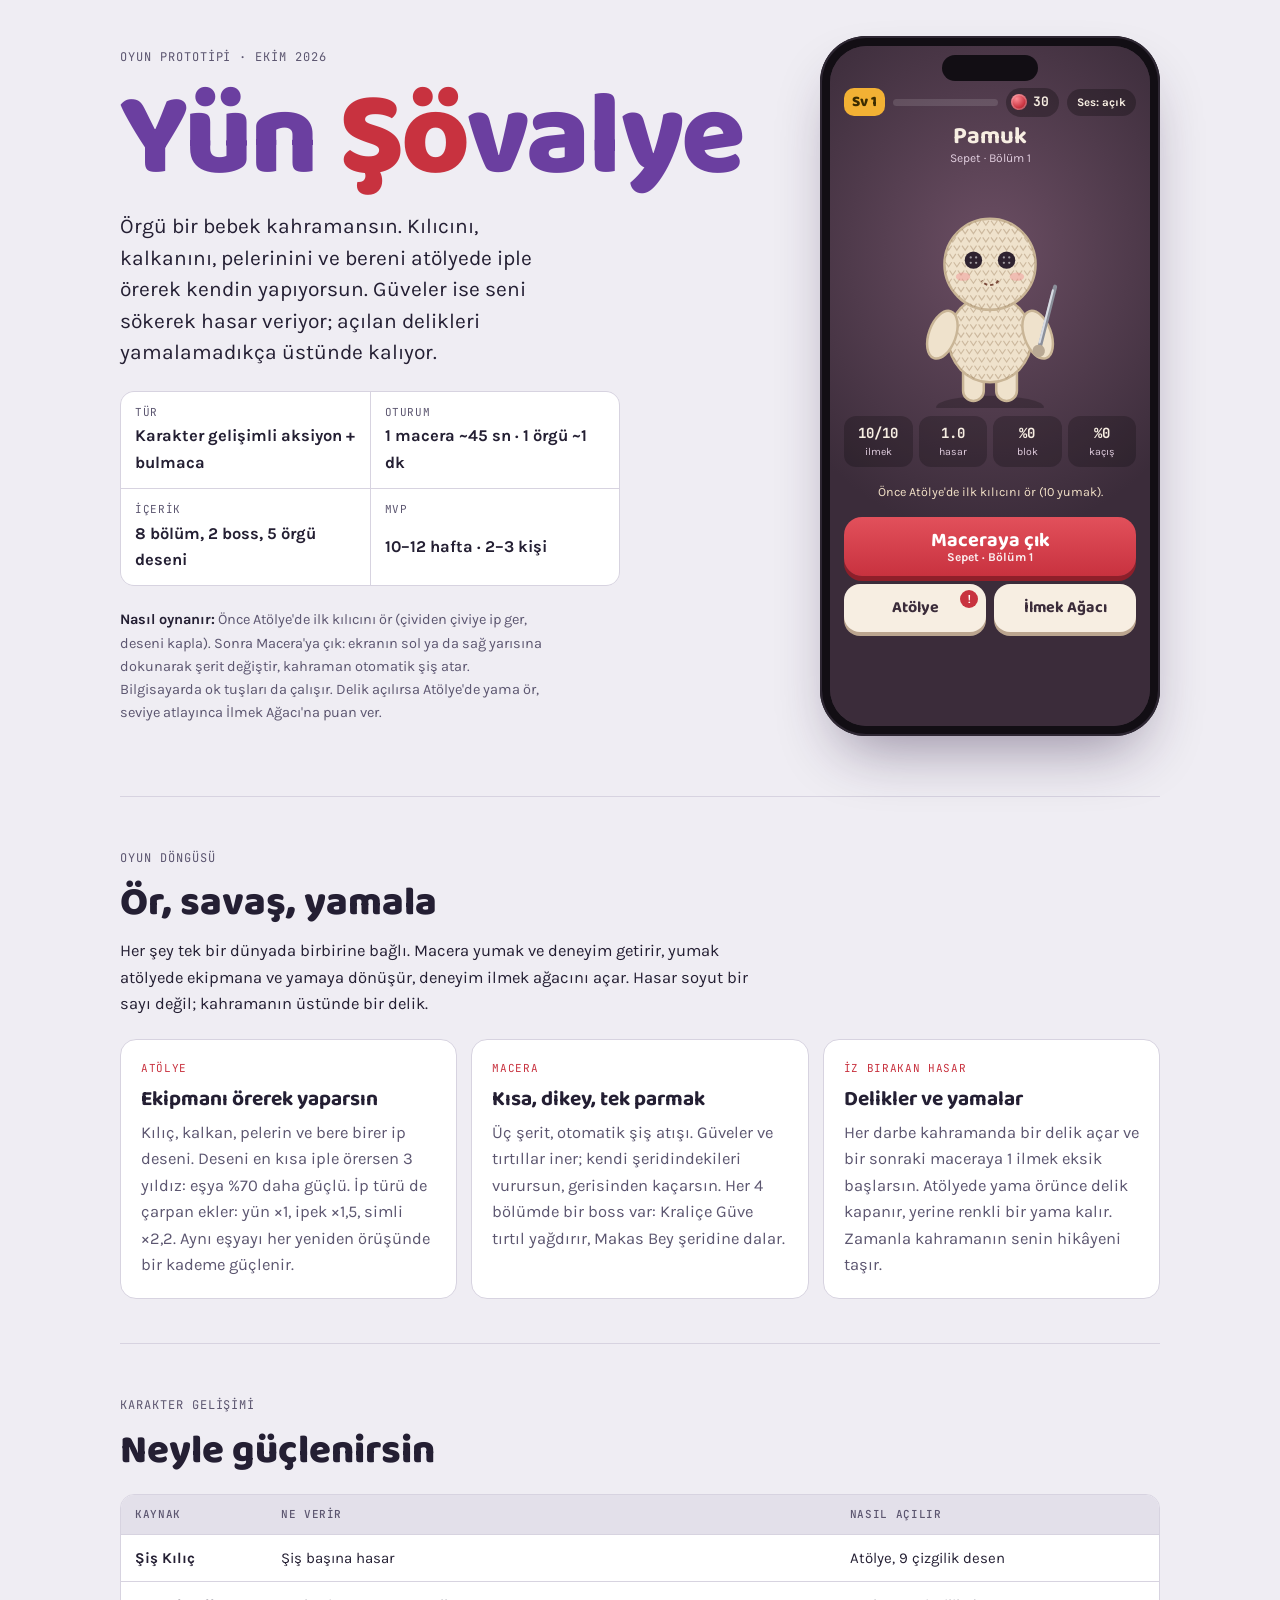
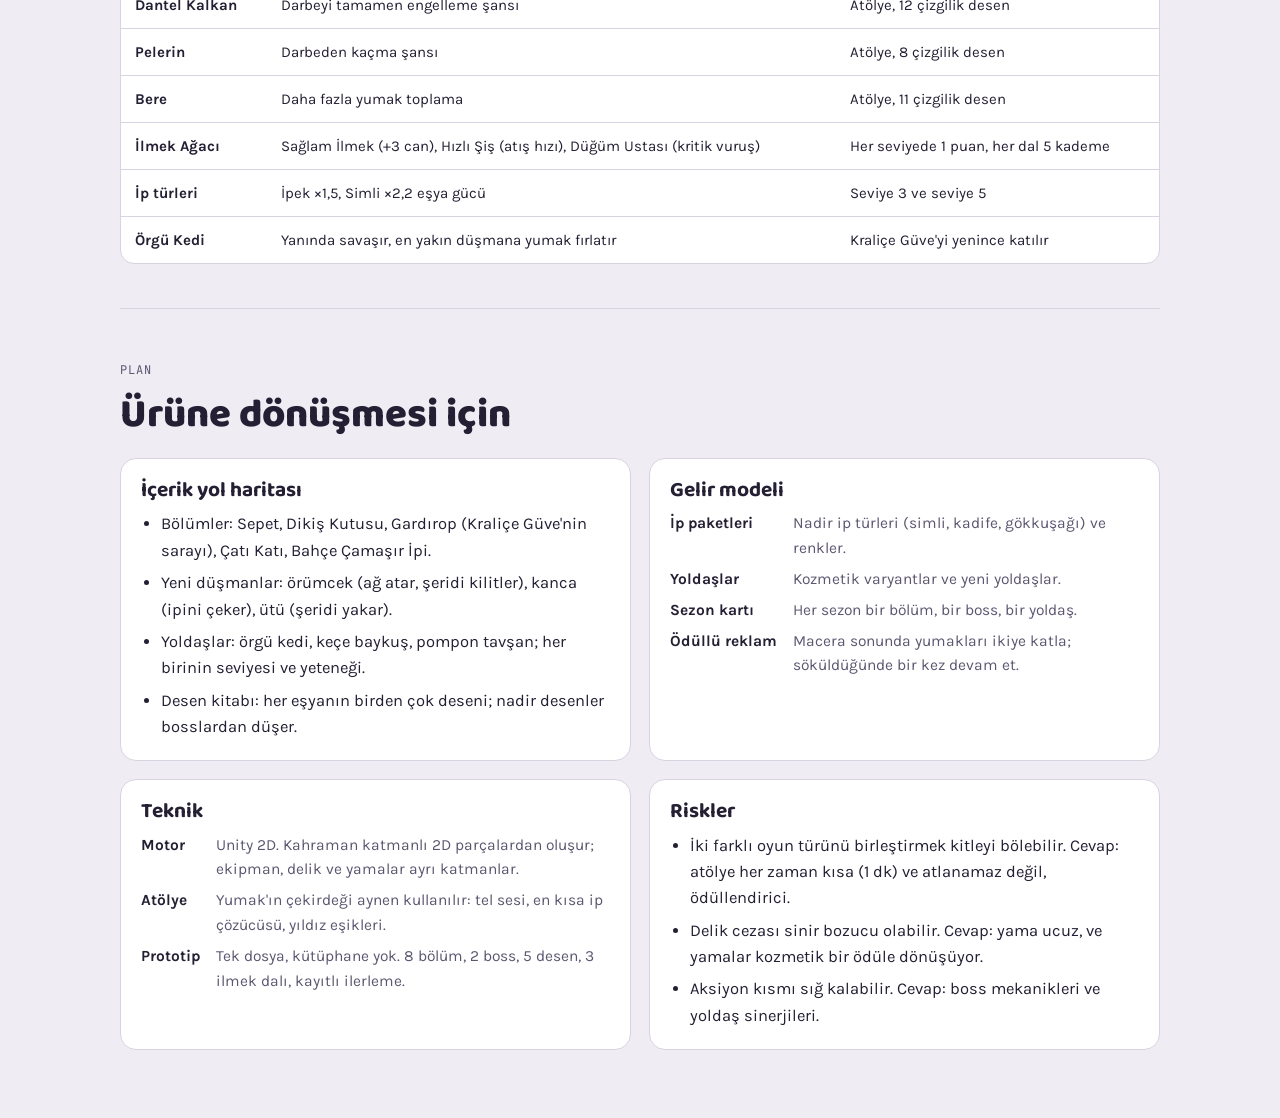
<file: fikirler/yun-sovalye/index.html>
<!doctype html>
<html lang="tr">
<head>
<meta charset="utf-8">
<meta name="viewport" content="width=device-width, initial-scale=1, viewport-fit=cover">
<style>[hidden]{display:none!important}body{margin:0}img{max-width:100%}</style>
</head>
<body>
<title>Yün Şövalye</title>
<link rel="preconnect" href="https://fonts.googleapis.com">
<link rel="preconnect" href="https://fonts.gstatic.com" crossorigin>
<link rel="stylesheet" href="https://fonts.googleapis.com/css2?family=Baloo+2:wght@600;700;800&family=Karla:wght@400;500;700&family=JetBrains+Mono:wght@500;700&display=swap">
<style>
/* Layout: one reading column (max 1080px); hero pairs the pitch with the playable phone, then the systems brief */
:root{
  --bg:#EFEDF3; --surface:#FFFFFF; --sunk:#E3E0EA; --ink:#241F33; --muted:#5C5670; --line:#D7D3E0;
  --accent:#C8323F; --accent-soft:#F7DFE2; --plum:#6B3FA0; --plum-soft:#EAE0F6;
  --f-display:"Baloo 2","Trebuchet MS",system-ui,sans-serif;
  --f-body:"Karla",system-ui,-apple-system,"Segoe UI",sans-serif;
  --f-mono:"JetBrains Mono",ui-monospace,Menlo,Consolas,monospace;
}
@media (prefers-color-scheme: dark){:root:not([data-theme="light"]){
  --bg:#141219; --surface:#1D1A25; --sunk:#262230; --ink:#ECE9F3; --muted:#A49EB8; --line:#312C3F;
  --accent:#F06872; --accent-soft:#3A1D23; --plum:#C3A3EE; --plum-soft:#2A2140; color-scheme:dark}}
:root[data-theme="dark"]{
  --bg:#141219; --surface:#1D1A25; --sunk:#262230; --ink:#ECE9F3; --muted:#A49EB8; --line:#312C3F;
  --accent:#F06872; --accent-soft:#3A1D23; --plum:#C3A3EE; --plum-soft:#2A2140; color-scheme:dark}

*{box-sizing:border-box}
body{background:var(--bg);color:var(--ink);font-family:var(--f-body);font-size:16.5px;line-height:1.6}
.wrap{max-width:1080px;margin:0 auto;padding-inline:20px;padding-block:28px 64px}
h1,h2,h3{font-family:var(--f-display);font-weight:800;line-height:1.05;text-wrap:balance;margin:0}
h2{font-size:clamp(28px,4vw,40px)}
h3{font-size:21px;font-weight:700}
p{margin:0}
.eyebrow{font-family:var(--f-mono);font-size:12px;letter-spacing:.08em;text-transform:uppercase;color:var(--muted)}
.lead{font-size:clamp(18px,2.2vw,21px);line-height:1.5;max-width:36ch}
.prose{max-width:66ch;display:grid;gap:14px}
.muted{color:var(--muted)}
.blk{padding-block:52px 4px;display:grid;gap:22px;border-top:1px solid var(--line);margin-top:40px}
.hero{display:grid;grid-template-columns:minmax(0,1fr) 340px;gap:52px;align-items:center;padding-block:8px 20px}
.hero-copy{display:grid;gap:22px;min-width:0}
.hero h1{font-size:clamp(60px,10vw,118px);letter-spacing:-.02em;line-height:.85;color:var(--plum)}
.hero h1 span{color:var(--accent)}
.facts{display:grid;grid-template-columns:repeat(2,minmax(0,1fr));gap:1px;background:var(--line);border:1px solid var(--line);border-radius:14px;overflow:hidden;max-width:500px;margin:0}
.facts div{background:var(--surface);padding:12px 14px;display:grid;gap:2px}
.facts dt{font-family:var(--f-mono);font-size:11px;letter-spacing:.06em;text-transform:uppercase;color:var(--muted)}
.facts dd{margin:0;font-weight:700}
.howto{font-size:14.5px;color:var(--muted);max-width:48ch}
.howto b{color:var(--ink)}
.loop{display:grid;grid-template-columns:repeat(3,minmax(0,1fr));gap:14px}
.card{background:var(--surface);border:1px solid var(--line);border-radius:16px;padding:20px;display:grid;gap:10px;align-content:start;min-width:0}
.card .tag{font-family:var(--f-mono);font-size:11px;letter-spacing:.06em;text-transform:uppercase;color:var(--accent)}
.grid2{display:grid;grid-template-columns:repeat(2,minmax(0,1fr));gap:18px}
.kv{display:grid;grid-template-columns:auto 1fr;gap:6px 16px;font-size:15.5px;margin:0}
.kv dt{font-weight:700}
.kv dd{margin:0;color:var(--muted)}
.card ul{margin:0;padding-left:20px;display:grid;gap:6px}
.tbl-wrap{overflow-x:auto;border:1px solid var(--line);border-radius:14px;background:var(--surface)}
table{border-collapse:collapse;width:100%;font-size:15px}
th,td{text-align:left;padding:11px 14px;border-bottom:1px solid var(--line);vertical-align:top}
tr:last-child td{border-bottom:0}
th{font-family:var(--f-mono);font-size:11px;letter-spacing:.06em;text-transform:uppercase;color:var(--muted);font-weight:500;background:var(--sunk)}
td:first-child{font-weight:700;white-space:nowrap}
@media (max-width:900px){.hero{grid-template-columns:1fr;gap:32px}.hero .phone{justify-self:center}.loop,.grid2{grid-template-columns:1fr}}
@media (max-width:520px){.facts{grid-template-columns:1fr}}

/* ---------- phone shell (fixed device colors) ---------- */
.phone{width:340px;max-width:100%;height:700px;border-radius:46px;background:#120E14;padding:10px;box-shadow:0 30px 60px -20px rgba(40,20,60,.45),inset 0 0 0 2px #2E2733;position:relative;flex:none}
.screen{position:relative;height:100%;border-radius:37px;overflow:hidden;user-select:none;-webkit-user-select:none;-webkit-tap-highlight-color:transparent}
.notch{position:absolute;top:9px;left:50%;transform:translateX(-50%);width:96px;height:26px;border-radius:14px;background:#120E14;z-index:40;pointer-events:none}
.phone :where(button){font:inherit;cursor:pointer;border:0}
.phone button:focus-visible{outline:3px solid #F2B134;outline-offset:2px}

/* ---------- game UI (fixed palette: grandma's room, felt and wool) ---------- */
.yw{background:#3B2C3A;color:#F7EEE2;font-family:var(--f-body)}
.yw-sec{position:absolute;inset:0;display:flex;flex-direction:column;padding:42px 14px 14px;gap:8px}
.yw-hub{background:radial-gradient(110% 60% at 50% 30%,#6B4E63 0%,#3B2C3A 70%)}
.yw-top{display:flex;justify-content:space-between;align-items:center;gap:8px}
.yw-lv{display:flex;align-items:center;gap:8px;flex:1;min-width:0}
.yw-badge{font-family:var(--f-display);font-weight:800;font-size:15px;background:#F2B134;color:#3B2C00;border-radius:10px;padding:2px 8px;white-space:nowrap}
.yw-xp{flex:1;height:7px;border-radius:4px;background:rgba(255,255,255,.12);overflow:hidden;max-width:110px}
.yw-xp i{display:block;height:100%;background:linear-gradient(90deg,#F2B134,#FFE08A);width:0}
.yw-chip{display:inline-flex;align-items:center;gap:6px;background:rgba(0,0,0,.28);border-radius:999px;padding:4px 10px 4px 5px;font-family:var(--f-mono);font-weight:700;font-size:13px;white-space:nowrap}
.yw-chip::before{content:"";width:16px;height:16px;border-radius:50%;background:radial-gradient(circle at 35% 30%,#FF8C95,#C8323F 60%,#7E1A24);box-shadow:inset 0 0 0 1.5px rgba(255,255,255,.25)}
.yw-icon{background:rgba(0,0,0,.28);color:#F7EEE2;border-radius:999px;padding:4px 10px;font-size:11.5px;font-weight:700}
.yw-name{text-align:center;display:grid;gap:0}
.yw-name b{font-family:var(--f-display);font-size:24px;line-height:1}
.yw-name small{font-size:12px;color:#E2CFE0}
#yw-doll{width:100%;height:232px;display:block}
.yw-stats{display:grid;grid-template-columns:repeat(4,1fr);gap:6px}
.yw-stats div{background:rgba(0,0,0,.22);border-radius:12px;padding:6px 4px;display:grid;justify-items:center;gap:0}
.yw-stats b{font-family:var(--f-mono);font-size:14px;font-variant-numeric:tabular-nums}
.yw-stats span{font-size:10.5px;color:#E2CFE0}
.yw-stats .bad b{color:#FF9AA2}
.yw-tip{font-size:12.5px;line-height:1.35;text-align:center;color:#F3E2C8;min-height:34px;display:grid;place-items:center}
.yw-go{background:linear-gradient(180deg,#E2505B,#C8323F);color:#fff;border-radius:18px;padding:12px;font-family:var(--f-display);font-size:20px;font-weight:700;box-shadow:0 5px 0 #8E1F2A;display:grid;line-height:1.1}
.yw-go small{font-family:var(--f-body);font-size:12px;font-weight:700;opacity:.9}
.yw-go:active{transform:translateY(3px);box-shadow:0 2px 0 #8E1F2A}
.yw-row2{display:grid;grid-template-columns:1fr 1fr;gap:8px}
.yw-btn{background:#F7EEE2;color:#3B2C3A;border-radius:16px;padding:11px;font-family:var(--f-display);font-size:16px;font-weight:700;position:relative;box-shadow:0 4px 0 #BBA58F}
.yw-btn .dot{position:absolute;top:6px;right:8px;min-width:18px;height:18px;border-radius:9px;background:#C8323F;color:#fff;font-size:11px;line-height:18px;padding:0 5px;font-family:var(--f-mono)}
.yw-head{display:grid;grid-template-columns:auto 1fr auto;align-items:center;gap:8px}
.yw-back{width:34px;height:34px;border-radius:50%;background:rgba(255,255,255,.1);color:#F7EEE2;font-size:20px;line-height:1}
.yw-h{font-family:var(--f-display);font-weight:700;font-size:20px;text-align:center;line-height:1.1}
.yw-list{display:grid;gap:8px;overflow-y:auto;padding-bottom:4px}
.yw-item{display:grid;grid-template-columns:62px 1fr auto;gap:10px;align-items:center;background:#F7EEE2;color:#3B2C3A;border-radius:16px;padding:8px}
.yw-item canvas{width:62px;height:62px;border-radius:10px;display:block}
.yw-item b{font-family:var(--f-display);font-size:16px;display:block;line-height:1.1}
.yw-item span{display:block;font-size:12px;color:#6E5D6B;line-height:1.3}
.yw-item .eff{color:#2F7D4C;font-weight:700}
.yw-knitb{background:#6B3FA0;color:#fff;border-radius:12px;padding:8px 12px;font-weight:800;font-size:13px}
.yw-knitb:disabled{background:#D2C6D6;color:#8A7B88;cursor:default}
.yw-note{font-size:11.5px;color:#E2CFE0;text-align:center}
.yw-skill{display:grid;grid-template-columns:44px 1fr auto;gap:10px;align-items:center;background:#F7EEE2;color:#3B2C3A;border-radius:16px;padding:10px}
.yw-skill .ic{width:44px;height:44px;border-radius:12px;background:#EADCF3;display:grid;place-items:center;font-size:22px}
.yw-skill b{font-family:var(--f-display);font-size:16px;display:block;line-height:1.1}
.yw-skill span{display:block;font-size:12px;color:#6E5D6B;line-height:1.3}
.yw-dots{display:flex;gap:3px;margin-top:3px}
.yw-dots i{width:9px;height:9px;border-radius:50%;background:#DCCFE2}
.yw-dots i.on{background:#6B3FA0}
.yw-plus{width:38px;height:38px;border-radius:50%;background:#6B3FA0;color:#fff;font-size:22px;font-weight:800;line-height:1}
.yw-plus:disabled{background:#D2C6D6;color:#8A7B88;cursor:default}

.yw-knit{background:#2A211C}
.yw-meter{display:grid;gap:3px}
.yw-track{position:relative;height:9px;border-radius:5px;background:rgba(255,255,255,.1)}
.yw-fill{position:absolute;left:0;top:0;bottom:0;border-radius:5px;background:linear-gradient(90deg,#F2B134,#E2505B);width:0}
.yw-mark{position:absolute;top:-4px;bottom:-4px;width:2px;background:#F7EEE2;border-radius:1px}
.yw-mark::after{content:attr(data-l);position:absolute;top:-14px;left:50%;transform:translateX(-50%);font-size:9px;color:#F2B134;white-space:nowrap;letter-spacing:1px}
.yw-mtext{display:flex;justify-content:space-between;font-family:var(--f-mono);font-size:11px;color:#D8C9B4;margin-top:2px}
.yw-ktip{font-size:12.5px;line-height:1.35;color:#EADBC5;text-align:center;min-height:34px}
.yw-ktip.warn{color:#FFB4A8}
.yw-board{flex:1;min-height:0;position:relative}
.yw-board canvas{position:absolute;inset:0;width:100%;height:100%;touch-action:none;cursor:crosshair}
.yw-kfoot{display:flex;gap:8px;justify-content:flex-end}
.yw-tool{background:rgba(255,255,255,.1);color:#F7EEE2;border-radius:14px;padding:9px 14px;font-weight:700;font-size:13px}
.yw-tool:disabled{opacity:.4;cursor:default}

.yw-fight{padding:0}
.yw-fight canvas{position:absolute;inset:0;width:100%;height:100%;touch-action:none;display:block}
.yw-hud{position:absolute;left:0;right:0;top:0;padding:40px 12px 0;display:grid;gap:6px;z-index:5;pointer-events:none}
.yw-hrow{display:flex;justify-content:space-between;align-items:center;gap:8px}
.yw-flee{pointer-events:auto;background:rgba(0,0,0,.35);color:#F7EEE2;border-radius:999px;padding:5px 11px;font-size:12px;font-weight:700}
.yw-stage{font-family:var(--f-display);font-weight:700;font-size:16px;text-shadow:0 1px 3px rgba(0,0,0,.5)}
.yw-hp{display:flex;gap:2px;flex-wrap:wrap}
.yw-hp i{width:12px;height:12px;border-radius:50%;border:2.5px solid #F7EEE2;box-shadow:0 1px 2px rgba(0,0,0,.4)}
.yw-hp i.off{border-color:rgba(255,255,255,.25);border-style:dashed}
.yw-bar{height:8px;border-radius:4px;background:rgba(0,0,0,.35);overflow:hidden}
.yw-bar i{display:block;height:100%;width:0;background:linear-gradient(90deg,#9BE3A6,#F2B134)}
.yw-bar.boss i{background:linear-gradient(90deg,#E2505B,#B23A8F)}
.yw-bossn{font-size:11px;font-weight:700;text-align:center;color:#FFD3D8;text-shadow:0 1px 2px rgba(0,0,0,.5)}
.yw-ctl{position:absolute;bottom:14px;left:0;right:0;display:flex;justify-content:space-between;padding:0 16px;z-index:4;pointer-events:none;font-size:11px;font-weight:700;color:rgba(255,255,255,.55)}

.yw-over{position:absolute;inset:0;z-index:30;display:grid;place-items:center;padding:16px;background:rgba(25,15,25,.6);backdrop-filter:blur(3px)}
.yw-modal{width:100%;max-height:100%;overflow-y:auto;background:#F7EEE2;color:#3B2C3A;border-radius:24px;padding:18px 14px;display:grid;gap:10px;text-align:center;box-shadow:0 20px 40px -10px rgba(0,0,0,.5)}
.yw-modal h3{font-size:24px;color:#3B2C3A}
.yw-modal p{font-size:13.5px;color:#6E5D6B}
.yw-k{font-family:var(--f-mono);font-size:11px!important;letter-spacing:.08em;text-transform:uppercase;color:#6B3FA0!important;font-weight:700}
.yw-stars{font-size:32px;letter-spacing:4px;color:#C8323F;line-height:1}
.yw-stars .off{color:#DCCFBC}
.yw-yarns{display:grid;gap:8px}
.yw-yarn{display:grid;grid-template-columns:36px 1fr auto;gap:10px;align-items:center;background:#EDE2D2;color:#3B2C3A;border-radius:14px;padding:9px 10px;text-align:left}
.yw-yarn i{width:34px;height:34px;border-radius:50%;box-shadow:inset -4px -5px 0 rgba(0,0,0,.18),inset 3px 3px 0 rgba(255,255,255,.3)}
.yw-yarn b{display:block;font-size:15px}
.yw-yarn span{display:block;font-size:11.5px;color:#6E5D6B}
.yw-yarn em{font-style:normal;font-family:var(--f-mono);font-weight:700;font-size:13px}
.yw-yarn:disabled{opacity:.45;cursor:default}
.yw-rew{display:grid;grid-template-columns:repeat(3,1fr);gap:6px}
.yw-rew div{background:#EDE2D2;border-radius:12px;padding:8px 4px;display:grid}
.yw-rew b{font-family:var(--f-mono);font-size:16px}
.yw-rew span{font-size:11px;color:#6E5D6B}
.yw-mb{border-radius:16px;padding:12px;font-family:var(--f-display);font-size:17px;font-weight:700}
.yw-mb.pri{background:linear-gradient(180deg,#E2505B,#C8323F);color:#fff;box-shadow:0 4px 0 #8E1F2A}
.yw-mb.sec{background:#E6DACA;color:#3B2C3A}
.yw-mb.plum{background:#6B3FA0;color:#fff}
.yw-cmp{display:grid;grid-template-columns:1fr auto 1fr;gap:6px;align-items:center;font-size:13px}
.yw-cmp div{background:#EDE2D2;border-radius:12px;padding:8px;display:grid}
.yw-cmp b{font-family:var(--f-mono);font-size:15px}
</style>

<div class="wrap">
<div class="hero">
  <div class="hero-copy">
    <p class="eyebrow">Oyun prototipi · Ekim 2026</p>
    <h1>Yün <span>Şö</span>valye</h1>
    <p class="lead">Örgü bir bebek kahramansın. Kılıcını, kalkanını, pelerinini ve bereni atölyede iple örerek kendin yapıyorsun. Güveler ise seni sökerek hasar veriyor; açılan delikleri yamalamadıkça üstünde kalıyor.</p>
    <dl class="facts">
      <div><dt>Tür</dt><dd>Karakter gelişimli aksiyon + bulmaca</dd></div>
      <div><dt>Oturum</dt><dd>1 macera ~45 sn · 1 örgü ~1 dk</dd></div>
      <div><dt>İçerik</dt><dd>8 bölüm, 2 boss, 5 örgü deseni</dd></div>
      <div><dt>MVP</dt><dd>10–12 hafta · 2–3 kişi</dd></div>
    </dl>
    <p class="howto"><b>Nasıl oynanır:</b> Önce Atölye'de ilk kılıcını ör (çividen çiviye ip ger, deseni kapla). Sonra Macera'ya çık: ekranın sol ya da sağ yarısına dokunarak şerit değiştir, kahraman otomatik şiş atar. Bilgisayarda ok tuşları da çalışır. Delik açılırsa Atölye'de yama ör, seviye atlayınca İlmek Ağacı'na puan ver.</p>
  </div>

  <div class="phone" aria-label="Yün Şövalye oyun prototipi">
    <div class="screen yw" id="yw">
      <div class="notch"></div>

      <section class="yw-sec yw-hub" id="yw-hub">
        <div class="yw-top">
          <div class="yw-lv"><span class="yw-badge" id="yw-lvl">Sv 1</span><span class="yw-xp"><i id="yw-xpb"></i></span></div>
          <span class="yw-chip" id="yw-yarn">30</span>
          <button class="yw-icon" type="button" id="yw-mute">Ses: açık</button>
        </div>
        <div class="yw-name"><b>Pamuk</b><small id="yw-chap">Sepet · Bölüm 1</small></div>
        <canvas id="yw-doll" aria-label="Kahramanın görünümü"></canvas>
        <div class="yw-stats" id="yw-stats"></div>
        <p class="yw-tip" id="yw-tip"></p>
        <button class="yw-go" type="button" id="yw-go">Maceraya çık<small id="yw-go-s">Sepet · Bölüm 1</small></button>
        <div class="yw-row2">
          <button class="yw-btn" type="button" id="yw-to-shop">Atölye<span class="dot" id="yw-dot-shop" hidden></span></button>
          <button class="yw-btn" type="button" id="yw-to-skill">İlmek Ağacı<span class="dot" id="yw-dot-skill" hidden></span></button>
        </div>
      </section>

      <section class="yw-sec yw-hub" id="yw-shop" hidden>
        <div class="yw-head"><button class="yw-back" type="button" data-home aria-label="Geri">‹</button><div class="yw-h">Atölye</div><span class="yw-chip" id="yw-yarn2">30</span></div>
        <p class="yw-note">Her eşya bir desen. Ne kadar kısa iple örersen o kadar güçlü olur.</p>
        <div class="yw-list" id="yw-items"></div>
      </section>

      <section class="yw-sec yw-hub" id="yw-skill" hidden>
        <div class="yw-head"><button class="yw-back" type="button" data-home aria-label="Geri">‹</button><div class="yw-h">İlmek Ağacı</div><span class="yw-chip" id="yw-sp" style="font-size:12px">0 puan</span></div>
        <p class="yw-note">Her seviye atladığında 1 ilmek puanı kazanırsın.</p>
        <div class="yw-list" id="yw-skills"></div>
      </section>

      <section class="yw-sec yw-knit" id="yw-knit" hidden>
        <div class="yw-head"><button class="yw-back" type="button" id="yw-kback" aria-label="Vazgeç">‹</button><div class="yw-h" id="yw-ktitle">Şiş Kılıç</div><span class="yw-chip" id="yw-kprog" style="font-size:12px">0/9</span></div>
        <div class="yw-meter">
          <div class="yw-track"><div class="yw-fill" id="yw-kfill"></div><div class="yw-mark" id="yw-km3" data-l="★★★"></div><div class="yw-mark" id="yw-km2" data-l="★★"></div></div>
          <div class="yw-mtext"><span id="yw-kused">İp: 0 cm</span><span id="yw-kbest">en kısa: 0 cm</span></div>
        </div>
        <p class="yw-ktip" id="yw-ktip"></p>
        <div class="yw-board" id="yw-kboard"><canvas id="yw-kc" aria-label="Örgü tahtası"></canvas></div>
        <div class="yw-kfoot"><button class="yw-tool" type="button" id="yw-kundo">Geri al</button><button class="yw-tool" type="button" id="yw-kreset">Baştan</button></div>
      </section>

      <section class="yw-sec yw-fight" id="yw-fight" hidden>
        <canvas id="yw-fc" aria-label="Macera alanı"></canvas>
        <div class="yw-hud">
          <div class="yw-hrow"><button class="yw-flee" type="button" id="yw-flee">Kaç</button><span class="yw-stage" id="yw-fstage">Sepet 1</span><span class="yw-chip" id="yw-fyarn">0</span></div>
          <div class="yw-hp" id="yw-hp"></div>
          <div class="yw-bar" id="yw-fbar"><i id="yw-fbari"></i></div>
          <div class="yw-bossn" id="yw-bossn" hidden></div>
        </div>
        <div class="yw-ctl"><span>‹ sola dokun</span><span>sağa dokun ›</span></div>
      </section>

      <div class="yw-over" id="yw-over" hidden><div class="yw-modal" id="yw-modal"></div></div>
    </div>
  </div>
</div>

<section class="blk">
  <div class="prose"><p class="eyebrow">Oyun döngüsü</p><h2>Ör, savaş, yamala</h2><p>Her şey tek bir dünyada birbirine bağlı. Macera yumak ve deneyim getirir, yumak atölyede ekipmana ve yamaya dönüşür, deneyim ilmek ağacını açar. Hasar soyut bir sayı değil; kahramanın üstünde bir delik.</p></div>
  <div class="loop">
    <div class="card"><span class="tag">Atölye</span><h3>Ekipmanı örerek yaparsın</h3><p class="muted">Kılıç, kalkan, pelerin ve bere birer ip deseni. Deseni en kısa iple örersen 3 yıldız: eşya %70 daha güçlü. İp türü de çarpan ekler: yün ×1, ipek ×1,5, simli ×2,2. Aynı eşyayı her yeniden örüşünde bir kademe güçlenir.</p></div>
    <div class="card"><span class="tag">Macera</span><h3>Kısa, dikey, tek parmak</h3><p class="muted">Üç şerit, otomatik şiş atışı. Güveler ve tırtıllar iner; kendi şeridindekileri vurursun, gerisinden kaçarsın. Her 4 bölümde bir boss var: Kraliçe Güve tırtıl yağdırır, Makas Bey şeridine dalar.</p></div>
    <div class="card"><span class="tag">İz bırakan hasar</span><h3>Delikler ve yamalar</h3><p class="muted">Her darbe kahramanda bir delik açar ve bir sonraki maceraya 1 ilmek eksik başlarsın. Atölyede yama örünce delik kapanır, yerine renkli bir yama kalır. Zamanla kahramanın senin hikâyeni taşır.</p></div>
  </div>
</section>

<section class="blk">
  <div class="prose"><p class="eyebrow">Karakter gelişimi</p><h2>Neyle güçlenirsin</h2></div>
  <div class="tbl-wrap"><table>
    <thead><tr><th>Kaynak</th><th>Ne verir</th><th>Nasıl açılır</th></tr></thead>
    <tbody>
      <tr><td>Şiş Kılıç</td><td>Şiş başına hasar</td><td>Atölye, 9 çizgilik desen</td></tr>
      <tr><td>Dantel Kalkan</td><td>Darbeyi tamamen engelleme şansı</td><td>Atölye, 12 çizgilik desen</td></tr>
      <tr><td>Pelerin</td><td>Darbeden kaçma şansı</td><td>Atölye, 8 çizgilik desen</td></tr>
      <tr><td>Bere</td><td>Daha fazla yumak toplama</td><td>Atölye, 11 çizgilik desen</td></tr>
      <tr><td>İlmek Ağacı</td><td>Sağlam İlmek (+3 can), Hızlı Şiş (atış hızı), Düğüm Ustası (kritik vuruş)</td><td>Her seviyede 1 puan, her dal 5 kademe</td></tr>
      <tr><td>İp türleri</td><td>İpek ×1,5, Simli ×2,2 eşya gücü</td><td>Seviye 3 ve seviye 5</td></tr>
      <tr><td>Örgü Kedi</td><td>Yanında savaşır, en yakın düşmana yumak fırlatır</td><td>Kraliçe Güve'yi yenince katılır</td></tr>
    </tbody>
  </table></div>
</section>

<section class="blk">
  <div class="prose"><p class="eyebrow">Plan</p><h2>Ürüne dönüşmesi için</h2></div>
  <div class="grid2">
    <div class="card"><h3>İçerik yol haritası</h3><ul>
      <li>Bölümler: Sepet, Dikiş Kutusu, Gardırop (Kraliçe Güve'nin sarayı), Çatı Katı, Bahçe Çamaşır İpi.</li>
      <li>Yeni düşmanlar: örümcek (ağ atar, şeridi kilitler), kanca (ipini çeker), ütü (şeridi yakar).</li>
      <li>Yoldaşlar: örgü kedi, keçe baykuş, pompon tavşan; her birinin seviyesi ve yeteneği.</li>
      <li>Desen kitabı: her eşyanın birden çok deseni; nadir desenler bosslardan düşer.</li>
    </ul></div>
    <div class="card"><h3>Gelir modeli</h3><dl class="kv">
      <dt>İp paketleri</dt><dd>Nadir ip türleri (simli, kadife, gökkuşağı) ve renkler.</dd>
      <dt>Yoldaşlar</dt><dd>Kozmetik varyantlar ve yeni yoldaşlar.</dd>
      <dt>Sezon kartı</dt><dd>Her sezon bir bölüm, bir boss, bir yoldaş.</dd>
      <dt>Ödüllü reklam</dt><dd>Macera sonunda yumakları ikiye katla; söküldüğünde bir kez devam et.</dd>
    </dl></div>
    <div class="card"><h3>Teknik</h3><dl class="kv">
      <dt>Motor</dt><dd>Unity 2D. Kahraman katmanlı 2D parçalardan oluşur; ekipman, delik ve yamalar ayrı katmanlar.</dd>
      <dt>Atölye</dt><dd>Yumak'ın çekirdeği aynen kullanılır: tel sesi, en kısa ip çözücüsü, yıldız eşikleri.</dd>
      <dt>Prototip</dt><dd>Tek dosya, kütüphane yok. 8 bölüm, 2 boss, 5 desen, 3 ilmek dalı, kayıtlı ilerleme.</dd>
    </dl></div>
    <div class="card"><h3>Riskler</h3><ul>
      <li>İki farklı oyun türünü birleştirmek kitleyi bölebilir. Cevap: atölye her zaman kısa (1 dk) ve atlanamaz değil, ödüllendirici.</li>
      <li>Delik cezası sinir bozucu olabilir. Cevap: yama ucuz, ve yamalar kozmetik bir ödüle dönüşüyor.</li>
      <li>Aksiyon kısmı sığ kalabilir. Cevap: boss mekanikleri ve yoldaş sinerjileri.</li>
    </ul></div>
  </div>
</section>
</div>

<script>
(function(){
  const $=id=>document.getElementById(id);
  const TAU=Math.PI*2,reduce=matchMedia('(prefers-reduced-motion: reduce)').matches;
  const scr=$('yw');
  if(!CanvasRenderingContext2D.prototype.roundRect)CanvasRenderingContext2D.prototype.roundRect=function(x,y,w,h,r){this.moveTo(x+r,y);this.arcTo(x+w,y,x+w,y+h,r);this.arcTo(x+w,y+h,x,y+h,r);this.arcTo(x,y+h,x,y,r);this.arcTo(x,y,x+w,y,r);this.closePath()};
  const rnd=(a,b)=>a+Math.random()*(b-a),clamp=(v,a,b)=>v<a?a:v>b?b:v,dist=(a,b)=>Math.hypot(a[0]-b[0],a[1]-b[1]);

  /* ================= data ================= */
  const YARN={yun:{n:'Yün',cost:10,mult:1,lvl:1,d:'Sıcak ve sağlam'},ipek:{n:'İpek',cost:30,mult:1.5,lvl:3,d:'Hafif ve parlak'},simli:{n:'Simli',cost:60,mult:2.2,lvl:5,d:'Işıl ışıl, çok güçlü'}};
  const circ=(cx,cy,r,degs)=>degs.map(d=>[cx+r*Math.cos(d*Math.PI/180),cy+r*Math.sin(d*Math.PI/180)]);
  const ITEMS={
    kilic:{n:'Şiş Kılıç',col:'#C8323F',eff:p=>'+'+(p).toFixed(1)+' hasar',
      nails:[[50,16],[42,30],[58,30],[42,84],[58,84],[24,94],[50,94],[76,94],[50,120]],
      edges:[[0,1],[1,3],[3,4],[4,2],[2,0],[3,6],[4,6],[5,6],[6,7],[6,8]]},
    kalkan:{n:'Dantel Kalkan',col:'#3157A8',eff:p=>'%'+Math.round(blockOf(p)*100)+' blok',
      nails:[...circ(50,72,34,Array.from({length:8},(_,k)=>k*45-90)),[50,72]],
      edges:[[0,1],[1,2],[2,3],[3,4],[4,5],[5,6],[6,7],[7,0],[8,0],[8,2],[8,4],[8,6]]},
    pelerin:{n:'Pelerin',col:'#7A4FB5',eff:p=>'%'+Math.round(dodgeOf(p)*100)+' kaçış',
      nails:[[36,28],[64,28],[82,112],[18,112],[40,112],[60,112]],
      edges:[[0,1],[1,2],[2,5],[5,4],[4,3],[3,0],[0,4],[1,5]]},
    sapka:{n:'Bere',col:'#1BA58F',eff:p=>'+%'+Math.round(p*25)+' yumak',
      nails:[[18,104],[82,104],[22,80],[34,58],[50,50],[66,58],[78,80],[50,32],[40,20],[60,20]],
      edges:[[0,1],[0,2],[2,3],[3,4],[4,5],[5,6],[6,1],[4,7],[7,8],[8,9],[9,7]]}
  };
  const PATCH={n:'Yama',col:'#F2B134',nails:[[28,48],[72,48],[72,92],[28,92]],edges:[[0,1],[1,2],[2,3],[3,0],[0,2]]};
  const SLOTS=['kilic','kalkan','pelerin','sapka'];
  const SKILLS={sag:{n:'Sağlam İlmek',ic:'🧶',d:'+3 ilmek (can)'},hiz:{n:'Hızlı Şiş',ic:'🪡',d:'%8 daha hızlı atış'},dugum:{n:'Düğüm Ustası',ic:'🪢',d:'+%7 kritik vuruş (×2 hasar)'}};
  const blockOf=p=>Math.min(.5,.1*p),dodgeOf=p=>Math.min(.35,.07*p);
  const Q={1:1,2:1.3,3:1.7};
  const chapter=n=>n<=4?'Sepet':n<=8?'Dikiş Kutusu':'Gardırop';
  const bossOf=n=>n===4?'kralice':n===8?'makas':null;

  /* ================= save ================= */
  const KEY='yun-sovalye-v1';
  const save={lvl:1,xp:0,sp:0,skills:{sag:0,hiz:0,dugum:0},yarn:30,stage:1,items:{},holes:[],patches:[],cat:false,muted:false};
  try{const s=JSON.parse(localStorage.getItem(KEY)||'null');if(s){Object.assign(save,s);save.skills=Object.assign({sag:0,hiz:0,dugum:0},s.skills||{});save.items=s.items||{};save.holes=s.holes||[];save.patches=s.patches||[]}}catch(e){}
  const persist=()=>{try{localStorage.setItem(KEY,JSON.stringify(save))}catch(e){}};
  const xpNeed=l=>40+30*l;
  function stats(){
    const it=save.items,sk=save.skills;
    return{maxHP:Math.max(3,10+3*sk.sag-save.holes.length),fullHP:10+3*sk.sag,dmg:1+(it.kilic?it.kilic.power:0),
      fire:.6*(1-.08*sk.hiz),crit:.05+.07*sk.dugum,block:it.kalkan?blockOf(it.kalkan.power):0,dodge:it.pelerin?dodgeOf(it.pelerin.power):0,
      yarnMul:1+(it.sapka?.25*it.sapka.power:0)};
  }
  function addXP(x){let up=0;save.xp+=x;while(save.xp>=xpNeed(save.lvl)){save.xp-=xpNeed(save.lvl);save.lvl++;save.sp++;up++}return up}
  function yarnCol(slot,type){const c=slot==='patch'?PATCH.col:ITEMS[slot].col;if(type==='ipek')return mix(c,'#FFFFFF',.38);if(type==='simli')return '#DDB045';return c}
  function mix(a,b,t){const p=h=>[1,3,5].map(i=>parseInt(h.slice(i,i+2),16)),x=p(a),y=p(b);return '#'+x.map((v,i)=>Math.round(v+(y[i]-v)*t).toString(16).padStart(2,'0')).join('')}

  /* ================= sound ================= */
  let ac=null;const bufs={};
  const NOTES=[130.81,146.83,164.81,196,220,261.63,293.66,329.63,392,440,523.25,587.33,659.25,783.99,880,1046.5];
  function audio(){if(save.muted)return null;try{ac=ac||new(window.AudioContext||window.webkitAudioContext)();if(ac.state==='suspended')ac.resume();return ac}catch(e){return null}}
  function ks(i){if(bufs[i])return bufs[i];const sr=ac.sampleRate,f=NOTES[i],len=Math.floor(sr*1.8),N=Math.max(2,Math.round(sr/f)),b=ac.createBuffer(1,len,sr),d=b.getChannelData(0);
    let pv=0;for(let k=0;k<N;k++){const r=Math.random()*2-1;d[k]=(r+pv)*.5;pv=r}const dm=f>500?.993:.997;for(let k=N;k<len;k++)d[k]=dm*.5*(d[k-N]+d[k-N+1]);return bufs[i]=b}
  function note(i,vol,delay){const a=audio();if(!a)return;try{const s=a.createBufferSource(),g=a.createGain();s.buffer=ks(clamp(i,0,NOTES.length-1));g.gain.value=vol||.3;s.connect(g);g.connect(a.destination);s.start(a.currentTime+(delay||0))}catch(e){}}
  const pluckLen=(len,vol,delay)=>note(Math.round((1-(len-8)/92)*(NOTES.length-1)),vol,delay);
  function noise(dur,f0,f1,vol,type){const a=audio();if(!a)return;try{const sr=a.sampleRate,b=a.createBuffer(1,sr*dur|0,sr),d=b.getChannelData(0);for(let k=0;k<d.length;k++)d[k]=(Math.random()*2-1)*Math.pow(1-k/d.length,2);
    const s=a.createBufferSource(),f=a.createBiquadFilter(),g=a.createGain();f.type=type||'bandpass';f.Q.value=1.2;f.frequency.setValueAtTime(f0,a.currentTime);f.frequency.exponentialRampToValueAtTime(f1,a.currentTime+dur);g.gain.value=vol;s.buffer=b;s.connect(f);f.connect(g);g.connect(a.destination);s.start()}catch(e){}}
  const rip=()=>noise(.28,700,3200,.5);
  const tok=()=>noise(.06,900,500,.6,'lowpass');
  const fanfare=()=>[5,7,8,10].forEach((n,i)=>note(n,.3,i*.09));
  let lastTick=0;const tick=n=>{const t=performance.now();if(t-lastTick<45)return;lastTick=t;note(n,.12)};

  /* ================= doll renderer (shared by hub and battle) ================= */
  const WOOL='#EFE2CC',WOOL_D='#C9B596';
  function knit(g,x0,y0,w,h){g.strokeStyle='rgba(140,110,75,.35)';g.lineWidth=.55;for(let y=y0;y<y0+h;y+=4)for(let x=x0+((y/4|0)%2)*2;x<x0+w;x+=4){g.beginPath();g.moveTo(x-1.5,y-1);g.lineTo(x,y+1.2);g.lineTo(x+1.5,y-1);g.stroke()}}
  function sparkle(g,t,pts){g.fillStyle='#FFF6D0';pts.forEach((p,i)=>{const a=(Math.sin(t*4+i*1.7)+1)/2;if(a<.5)return;const s=1.6*a;g.beginPath();g.moveTo(p[0],p[1]-s*2);g.lineTo(p[0]+s*.5,p[1]-s*.5);g.lineTo(p[0]+s*2,p[1]);g.lineTo(p[0]+s*.5,p[1]+s*.5);g.lineTo(p[0],p[1]+s*2);g.lineTo(p[0]-s*.5,p[1]+s*.5);g.lineTo(p[0]-s*2,p[1]);g.lineTo(p[0]-s*.5,p[1]-s*.5);g.fill()})}
  function drawDoll(g,cx,cy,S,t,o){
    const it=o.items||{},bob=reduce?0:Math.sin(t*2.4)*1.1;
    g.save();g.translate(cx,cy);g.scale(S,S);g.translate(0,bob);
    g.fillStyle='rgba(0,0,0,.22)';g.beginPath();g.ellipse(0,50-bob,26,5.5,0,0,TAU);g.fill();
    if(it.pelerin){const c=yarnCol('pelerin',it.pelerin.yarn),w=reduce?0:Math.sin(t*3)*2.5;
      g.fillStyle=c;g.beginPath();g.moveTo(-15,-4);g.lineTo(15,-4);g.quadraticCurveTo(24,20,30+w,46);g.quadraticCurveTo(0,50,-30+w,46);g.quadraticCurveTo(-24,20,-15,-4);g.fill();
      g.strokeStyle='rgba(0,0,0,.18)';g.lineWidth=1;for(let k=-2;k<=2;k++){g.beginPath();g.moveTo(k*5,0);g.quadraticCurveTo(k*9,24,k*12+w,46);g.stroke()}
      if(it.pelerin.yarn==='simli')sparkle(g,t,[[-20,30],[18,36],[4,20]])}
    g.fillStyle=WOOL;g.strokeStyle=WOOL_D;g.lineWidth=1.2;
    for(const s of[-1,1]){g.beginPath();g.roundRect(s*8-5,28,10,20,5);g.fill();g.stroke()}
    g.save();g.beginPath();g.ellipse(0,18,20,21,0,0,TAU);g.fill();g.stroke();g.clip();knit(g,-22,-4,44,44);g.restore();
    for(const s of[-1,1]){g.fillStyle=WOOL;g.beginPath();g.ellipse(s*23,16,6.5,12,s*-.35,0,TAU);g.fill();g.stroke()}
    g.save();g.fillStyle=WOOL;g.beginPath();g.arc(0,-18,22,0,TAU);g.fill();g.stroke();g.clip();knit(g,-24,-42,48,46);g.restore();
    for(const s of[-1,1]){g.fillStyle='#2E2230';g.beginPath();g.arc(s*8,-20,4.2,0,TAU);g.fill();g.fillStyle='rgba(255,255,255,.55)';for(const q of[[-1,-1],[1,-1],[-1,1],[1,1]]){g.beginPath();g.arc(s*8+q[0]*1.3,-20+q[1]*1.3,.55,0,TAU);g.fill()}}
    g.fillStyle='rgba(240,120,130,.35)';g.beginPath();g.ellipse(-13,-12,3.5,2,0,0,TAU);g.ellipse(13,-12,3.5,2,0,0,TAU);g.fill();
    g.strokeStyle='#7A4A3A';g.lineWidth=1;g.setLineDash([1.6,1.4]);g.beginPath();g.arc(0,-13,5,.2*Math.PI,.8*Math.PI);g.stroke();g.setLineDash([]);
    for(const h of(o.holes||[])){g.fillStyle='rgba(45,25,30,.9)';g.beginPath();g.ellipse(h.x,h.y,3.6,2.8,h.r||0,0,TAU);g.fill();
      g.strokeStyle=WOOL_D;g.lineWidth=.9;g.beginPath();g.moveTo(h.x+2,h.y+2);g.quadraticCurveTo(h.x+6,h.y+6,h.x+3,h.y+9+Math.sin(t*3+h.x)*1);g.stroke()}
    for(const p of(o.patches||[])){g.save();g.translate(p.x,p.y);g.rotate(p.r||0);g.fillStyle=p.c;g.beginPath();g.roundRect(-4.5,-4.5,9,9,1.5);g.fill();
      g.strokeStyle='rgba(255,255,255,.8)';g.lineWidth=.7;g.setLineDash([1.3,1.2]);g.strokeRect(-3.4,-3.4,6.8,6.8);g.setLineDash([]);g.restore()}
    if(it.sapka){const c=yarnCol('sapka',it.sapka.yarn);g.fillStyle=c;g.beginPath();g.moveTo(-21,-26);g.quadraticCurveTo(-20,-48,0,-48);g.quadraticCurveTo(20,-48,21,-26);g.fill();
      g.fillStyle=mix(c,'#000000',.15);g.beginPath();g.roundRect(-23,-29,46,8,3);g.fill();g.strokeStyle='rgba(255,255,255,.25)';g.lineWidth=.8;for(let x=-20;x<=20;x+=3.5){g.beginPath();g.moveTo(x,-28);g.lineTo(x,-22);g.stroke()}
      g.fillStyle=mix(c,'#FFFFFF',.35);g.beginPath();g.arc(0,-50,6.5,0,TAU);g.fill();if(it.sapka.yarn==='simli')sparkle(g,t,[[-10,-38],[9,-42],[0,-52]])}
    if(it.kalkan){const c=yarnCol('kalkan',it.kalkan.yarn);g.save();g.translate(-27,20);g.fillStyle=c;g.beginPath();g.arc(0,0,14,0,TAU);g.fill();
      g.strokeStyle='rgba(255,255,255,.75)';g.lineWidth=1;g.setLineDash([1.5,1.5]);for(const r of[10,6]){g.beginPath();g.arc(0,0,r,0,TAU);g.stroke()}g.setLineDash([]);
      g.fillStyle='rgba(255,255,255,.85)';for(let k=0;k<8;k++){const a=k*TAU/8;g.beginPath();g.arc(Math.cos(a)*12,Math.sin(a)*12,1.3,0,TAU);g.fill()}g.beginPath();g.arc(0,0,2.2,0,TAU);g.fill();
      if(it.kalkan.yarn==='simli')sparkle(g,t,[[-6,-6],[7,4]]);g.restore()}
    {g.save();g.translate(25,18);g.rotate(o.swing?-.9+Math.min(1,o.swing)*.9:.25);const has=!!it.kilic,c=has?yarnCol('kilic',it.kilic.yarn):'#B9A994';
      g.strokeStyle='#8B8F9A';g.lineWidth=has?3:2;g.lineCap='round';g.beginPath();g.moveTo(0,4);g.lineTo(0,has?-42:-26);g.stroke();
      g.strokeStyle='#D8DCE4';g.lineWidth=1;g.beginPath();g.moveTo(-.6,2);g.lineTo(-.6,has?-40:-24);g.stroke();
      g.fillStyle=c;g.beginPath();g.arc(0,6,has?4.5:3,0,TAU);g.fill();
      if(has){g.strokeStyle=c;g.lineWidth=2.4;for(let k=0;k<4;k++){g.beginPath();g.moveTo(-3,-6-k*3);g.lineTo(3,-8-k*3);g.stroke()}if(it.kilic.yarn==='simli')sparkle(g,t,[[0,-30],[2,-14]])}
      g.restore()}
    g.restore();
  }
  function holeSpot(){
    for(let k=0;k<30;k++){const head=Math.random()<.3;const x=rnd(-14,14),y=head?rnd(-36,-6):rnd(4,34);
      if(head&&Math.abs(x)<13&&y>-26)continue;
      if([...save.holes,...save.patches].some(h=>Math.hypot(h.x-x,h.y-y)<8))continue;return{x,y,r:rnd(-.6,.6)}}
    return{x:rnd(-12,12),y:rnd(6,32),r:0};
  }

  /* ================= navigation ================= */
  const SECS=['yw-hub','yw-shop','yw-skill','yw-knit','yw-fight'];
  function show(id){SECS.forEach(s=>$(s).hidden=s!==id);$('yw-over').hidden=true;view=id;
    if(id==='yw-hub')renderHub();if(id==='yw-shop')renderShop();if(id==='yw-skill')renderSkills();}
  let view='yw-hub';
  document.querySelectorAll('[data-home]').forEach(b=>b.onclick=()=>show('yw-hub'));
  $('yw-to-shop').onclick=()=>{audio();show('yw-shop')};$('yw-to-skill').onclick=()=>{audio();show('yw-skill')};
  $('yw-mute').onclick=()=>{save.muted=!save.muted;persist();renderHub()};
  const over=$('yw-over'),modal=$('yw-modal');
  function openModal(html){modal.innerHTML=html;over.hidden=false}

  /* ================= hub ================= */
  const dc=$('yw-doll'),dctx=dc.getContext('2d');let dW=0,dH=0,dDpr=1;
  function sizeDoll(){const r=dc.getBoundingClientRect();if(!r.width)return;dDpr=Math.min(devicePixelRatio||1,2);dW=r.width;dH=r.height;dc.width=dW*dDpr;dc.height=dH*dDpr}
  function renderHub(){
    const st=stats(),n=save.stage;
    $('yw-lvl').textContent='Sv '+save.lvl;$('yw-xpb').style.width=(save.xp/xpNeed(save.lvl)*100)+'%';
    $('yw-yarn').textContent=save.yarn;$('yw-mute').textContent='Ses: '+(save.muted?'kapalı':'açık');
    $('yw-chap').textContent=chapter(n)+' · Bölüm '+n+(save.cat?' · Örgü Kedi yanında':'');
    $('yw-go-s').textContent=chapter(n)+' · Bölüm '+n+(bossOf(n)?(bossOf(n)==='kralice'?' · Boss: Kraliçe Güve':' · Boss: Makas Bey'):'');
    $('yw-stats').innerHTML=`<div class="${save.holes.length?'bad':''}"><b>${st.maxHP}/${st.fullHP}</b><span>ilmek</span></div><div><b>${st.dmg.toFixed(1)}</b><span>hasar</span></div><div><b>%${Math.round(st.block*100)}</b><span>blok</span></div><div><b>%${Math.round(st.dodge*100)}</b><span>kaçış</span></div>`;
    const h=save.holes.length;
    $('yw-tip').textContent=!save.items.kilic?'Önce Atölye\'de ilk kılıcını ör (10 yumak).':h?`Üstünde ${h} delik var, maceraya ${h} ilmek eksik çıkarsın. Atölye'de yama ör.`:save.sp?'İlmek Ağacı\'nda harcanacak puanın var.':'Hazırsın. Güveler seni bekliyor.';
    $('yw-dot-shop').hidden=!(h||!save.items.kilic);$('yw-dot-shop').textContent=h||'!';
    $('yw-dot-skill').hidden=!save.sp;$('yw-dot-skill').textContent=save.sp;
    sizeDoll();
  }
  $('yw-go').onclick=()=>{audio();startFight()};

  /* ================= atelier ================= */
  function thumb(c,P,col){const w=c.width,h=c.height,g=c.getContext('2d'),k=Math.min((w-8)/100,(h-8)/140),x0=(w-100*k)/2,y0=(h-140*k)/2;
    const gr=g.createLinearGradient(0,0,w,h);gr.addColorStop(0,'#D3A06A');gr.addColorStop(1,'#B27C47');g.fillStyle=gr;g.fillRect(0,0,w,h);
    g.strokeStyle=col;g.lineWidth=2.4;g.lineCap='round';for(const[a,b]of P.edges){g.beginPath();g.moveTo(x0+P.nails[a][0]*k,y0+P.nails[a][1]*k);g.lineTo(x0+P.nails[b][0]*k,y0+P.nails[b][1]*k);g.stroke()}
    g.fillStyle='#E9C46A';for(const n of P.nails){g.beginPath();g.arc(x0+n[0]*k,y0+n[1]*k,1.8,0,TAU);g.fill()}}
  function renderShop(){
    $('yw-yarn2').textContent=save.yarn;
    const h=save.holes.length,canPatch=h&&save.yarn>=5;
    $('yw-items').innerHTML=`<div class="yw-item"><canvas width="124" height="124"></canvas><div><b>Yama</b><span>${h?h+' delik açık. Bir yama 2 deliği kapatır (3 yıldızla 3).':'Delik yok, kahramanın sapasağlam.'}</span><span>5 yumak</span></div><button class="yw-knitb" type="button" data-patch ${canPatch?'':'disabled'}>Yama ör</button></div>`+
      SLOTS.map(k=>{const I=ITEMS[k],c=save.items[k];
        return `<div class="yw-item"><canvas width="124" height="124" data-k="${k}"></canvas><div><b>${I.n}</b><span>${c?YARN[c.yarn].n+' · '+'★'.repeat(c.stars)+' · kademe '+c.tier:'Henüz örülmedi'}</span><span class="eff">${c?I.eff(c.power):I.eff(0)+' (şu an)'}</span></div><button class="yw-knitb" type="button" data-k="${k}">${c?'Yeniden ör':'Ör'}</button></div>`}).join('');
    const cs=$('yw-items').querySelectorAll('canvas');thumb(cs[0],PATCH,PATCH.col);SLOTS.forEach((k,i)=>thumb(cs[i+1],ITEMS[k],save.items[k]?yarnCol(k,save.items[k].yarn):'rgba(70,35,10,.5)'));
    $('yw-items').querySelector('[data-patch]').onclick=()=>startKnit('patch','yun');
    $('yw-items').querySelectorAll('.yw-knitb[data-k]').forEach(b=>b.onclick=()=>pickYarn(b.dataset.k));
  }
  function powerFor(slot,yarn,stars){const tier=(save.items[slot]?save.items[slot].tier:0)+1;return{tier,power:Q[stars]*YARN[yarn].mult*(1+.4*(tier-1))}}
  function pickYarn(slot){
    const I=ITEMS[slot];
    openModal(`<p class="yw-k">${I.n}</p><h3>Hangi iple öreceksin?</h3><div class="yw-yarns">`+Object.keys(YARN).map(y=>{const Y=YARN[y],lock=save.lvl<Y.lvl,poor=save.yarn<Y.cost,lo=powerFor(slot,y,1).power,hi=powerFor(slot,y,3).power;
      return `<button class="yw-yarn" type="button" data-y="${y}" ${lock||poor?'disabled':''}><i style="background:${yarnCol(slot,y)}"></i><span><b>${Y.n}</b><span>${lock?'Seviye '+Y.lvl+'\'te açılır':Y.d+' · ★ '+I.eff(lo)+' · ★★★ '+I.eff(hi)}</span></span><em>${Y.cost}</em></button>`}).join('')+
      `</div><p>Yumağın: ${save.yarn}. Ödeme örgü bitince alınır.</p><button class="yw-mb sec" type="button" id="yw-ycancel">Vazgeç</button>`);
    modal.querySelectorAll('.yw-yarn').forEach(b=>b.onclick=()=>startKnit(slot,b.dataset.y));
    $('yw-ycancel').onclick=()=>{over.hidden=true};
  }

  /* ================= knitting (Yumak core) ================= */
  const kc=$('yw-kc'),kx=kc.getContext('2d');let K=null,kW=0,kH=0,kDpr=1,ks_=3,kox=0,koy=0,wood=null;
  function shortest(P){let t=0;const deg={};for(const[a,b]of P.edges){t+=dist(P.nails[a],P.nails[b]);deg[a]=(deg[a]||0)+1;deg[b]=(deg[b]||0)+1}
    const odd=Object.keys(deg).filter(k=>deg[k]%2).map(Number),n=odd.length;if(n<=2)return t;
    const memo=new Map(),D=(i,j)=>dist(P.nails[odd[i]],P.nails[odd[j]]);
    const mm=m=>{if(!m)return 0;if(memo.has(m))return memo.get(m);let i=0;while(!(m>>i&1))i++;let b=1e9;for(let j=i+1;j<n;j++)if(m>>j&1)b=Math.min(b,D(i,j)+mm(m&~(1<<i)&~(1<<j)));memo.set(m,b);return b};
    let best=1e9;const f=(1<<n)-1;for(let i=0;i<n;i++)for(let j=i+1;j<n;j++)best=Math.min(best,mm(f&~(1<<i)&~(1<<j)));return t+best}
  const kkey=(a,b)=>a<b?a+'-'+b:b+'-'+a;
  function startKnit(slot,yarn){
    const P=slot==='patch'?PATCH:ITEMS[slot];audio();
    K={slot,yarn,P,th:[],opt:shortest(P),col:yarnCol(slot,yarn),state:'play',pts:{},flash:{},drag:null};K.limit=K.opt*1.8;
    show('yw-knit');$('yw-ktitle').textContent=(slot==='patch'?'Yama':P.n)+' · '+YARN[yarn].n;
    $('yw-km3').style.left=(1.03/1.8*100)+'%';$('yw-km2').style.left=(1.25/1.8*100)+'%';
    ktip(slot==='patch'?'Kare yama: dört kenar ve bir çapraz.':save.items.kilic||slot!=='kilic'?'Deseni ipi koparmadan ör. En kısa ip = 3 yıldız = en güçlü eşya.':'Bir çiviye dokun ve parmağını kaldırmadan diğer çivilere sürükle. İp değdiği çiviye sarılır.');
    requestAnimationFrame(()=>{kResize();kui()});
  }
  function ktip(t,w){$('yw-ktip').textContent=t;$('yw-ktip').classList.toggle('warn',!!w)}
  const kUsed=()=>{let u=0;for(let i=1;i<K.th.length;i++)u+=dist(K.P.nails[K.th[i-1]],K.P.nails[K.th[i]]);return u};
  const kCov=()=>{const s=new Set();for(let i=1;i<K.th.length;i++)s.add(kkey(K.th[i-1],K.th[i]));return s};
  const kProg=()=>{const s=kCov();return K.P.edges.filter(([a,b])=>s.has(kkey(a,b))).length};
  function kui(){if(!K)return;const u=kUsed();$('yw-kfill').style.width=Math.min(100,u/K.limit*100)+'%';$('yw-kused').textContent='İp: '+Math.round(u*.3)+' cm';$('yw-kbest').textContent='en kısa: '+Math.round(K.opt*.3)+' cm';
    $('yw-kprog').textContent=kProg()+'/'+K.P.edges.length;$('yw-kundo').disabled=K.state!=='play'||!K.th.length;$('yw-kreset').disabled=K.state!=='play'||!K.th.length}
  function kResize(){const r=kc.getBoundingClientRect();if(!r.width)return;kDpr=Math.min(devicePixelRatio||1,2);kW=r.width;kH=r.height;kc.width=kW*kDpr;kc.height=kH*kDpr;ks_=Math.min((kW-22)/100,(kH-22)/140);kox=(kW-100*ks_)/2;koy=(kH-140*ks_)/2;wood=makeWood()}
  const kS=p=>[kox+p[0]*ks_,koy+p[1]*ks_];
  function rr(g,x,y,w,h,r){g.beginPath();g.moveTo(x+r,y);g.arcTo(x+w,y,x+w,y+h,r);g.arcTo(x+w,y+h,x,y+h,r);g.arcTo(x,y+h,x,y,r);g.arcTo(x,y,x+w,y,r);g.closePath()}
  function makeWood(){const c=document.createElement('canvas');c.width=kW*kDpr;c.height=kH*kDpr;const g=c.getContext('2d');g.scale(kDpr,kDpr);
    const bx=kox-8,by=koy-8,bw=100*ks_+16,bh=140*ks_+16;g.fillStyle='rgba(0,0,0,.35)';rr(g,bx+3,by+6,bw,bh,16);g.fill();
    const gr=g.createLinearGradient(bx,by,bx+bw,by+bh);gr.addColorStop(0,'#D3A06A');gr.addColorStop(.5,'#C18C55');gr.addColorStop(1,'#AE7843');g.save();rr(g,bx,by,bw,bh,16);g.clip();g.fillStyle=gr;g.fillRect(bx,by,bw,bh);
    for(let k=0;k<60;k++){const y0=by+Math.random()*bh,a=1+Math.random()*4,f=.01+Math.random()*.03,ph=Math.random()*TAU;g.strokeStyle=`rgba(110,60,25,${.05+Math.random()*.12})`;g.lineWidth=.6+Math.random()*1.5;g.beginPath();for(let x=0;x<=bw;x+=6){const y=y0+Math.sin(x*f+ph)*a;x?g.lineTo(bx+x,y):g.moveTo(bx,y)}g.stroke()}
    g.restore();g.strokeStyle='rgba(70,40,15,.6)';g.lineWidth=2;rr(g,bx+1,by+1,bw-2,bh-2,15);g.stroke();return c}
  function kNail(px,py,ex){let b=-1,bd=18*18;K.P.nails.forEach((n,i)=>{if(i===ex)return;const[x,y]=kS(n),d=(x-px)**2+(y-py)**2;if(d<bd){bd=d;b=i}});return b}
  const kpos=e=>{const r=kc.getBoundingClientRect();return[e.clientX-r.left,e.clientY-r.top]};
  kc.addEventListener('pointerdown',e=>{if(!K||K.state!=='play')return;audio();const[x,y]=kpos(e);
    if(!K.th.length){const n=kNail(x,y,-1);if(n<0){ktip('Başlamak için bir çiviye dokun.',true);return}K.th.push(n);tok();K.flash[n]=performance.now()}
    else{const n=kNail(x,y,K.th[K.th.length-1]);if(n>=0)kAttach(n)}
    K.drag={x,y,id:e.pointerId};try{kc.setPointerCapture(e.pointerId)}catch(_){}kui()});
  kc.addEventListener('pointermove',e=>{if(!K||!K.drag||e.pointerId!==K.drag.id)return;const[x,y]=kpos(e);K.drag.x=x;K.drag.y=y;if(K.state!=='play'||!K.th.length)return;const n=kNail(x,y,K.th[K.th.length-1]);if(n>=0)kAttach(n)});
  const kup=e=>{if(K&&K.drag&&e.pointerId===K.drag.id)K.drag=null};kc.addEventListener('pointerup',kup);kc.addEventListener('pointercancel',kup);
  function kAttach(n){const a=K.th[K.th.length-1];K.th.push(n);const len=dist(K.P.nails[a],K.P.nails[n]);K.pts[K.th.length-1]=performance.now();K.flash[n]=performance.now();pluckLen(len);
    if(kProg()===K.P.edges.length){kFinish();return}
    if(kUsed()>K.limit){K.state='out';K.drag=null;openModal(`<h3>İp bitti</h3><p>Bu desen için ip yetmedi. Son hamleni geri al ya da baştan başla.</p><div class="yw-row2"><button class="yw-mb sec" type="button" id="yw-ku">Geri al</button><button class="yw-mb pri" type="button" id="yw-kr">Baştan</button></div>`);$('yw-ku').onclick=kUndo;$('yw-kr').onclick=kReset;kui();return}
    const need=K.P.edges.some(([x,y])=>kkey(x,y)===kkey(a,n));ktip(need?'Güzel. Devam et.':'Bu çizgi desende yok, ip boşa gitti.',!need);kui()}
  function kUndo(){if(!K||!K.th.length)return;K.th.pop();K.state='play';over.hidden=true;kui()}
  function kReset(){K.th=[];K.pts={};K.state='play';over.hidden=true;kui()}
  $('yw-kundo').onclick=kUndo;$('yw-kreset').onclick=kReset;$('yw-kback').onclick=()=>{K=null;show('yw-shop')};
  function kFinish(){K.state='finale';K.drag=null;const n=K.th.length-1,step=Math.min(120,1400/n);
    for(let i=1;i<=n;i++){pluckLen(dist(K.P.nails[K.th[i-1]],K.P.nails[K.th[i]]),.26,(i-1)*step/1000);setTimeout(()=>{if(K)K.pts[i]=performance.now()},(i-1)*step)}
    ktip('Tamamlandı. Dinle.');kui();setTimeout(kResult,n*step+700)}
  function kResult(){if(!K)return;const u=kUsed(),stars=u<=K.opt*1.03?3:u<=K.opt*1.25?2:1;const st='<div class="yw-stars">'+[0,1,2].map(k=>`<span class="${k<stars?'':'off'}">★</span>`).join('')+'</div>';
    if(K.slot==='patch'){save.yarn-=5;const fix=stars===3?3:2,c=['#F2B134','#EC6A97','#1BA58F','#3157A8','#7A4FB5'][Math.random()*5|0];const fixed=save.holes.splice(0,fix);fixed.forEach(h=>save.patches.push({x:h.x,y:h.y,r:h.r,c}));persist();
      openModal(`${st}<h3>Yama hazır</h3><p>${fixed.length} delik kapandı. Yamalar kahramanının üstünde kalır.</p><button class="yw-mb pri" type="button" id="yw-kok">Kahramana dön</button>`);$('yw-kok').onclick=()=>{K=null;show('yw-hub')};return}
    const I=ITEMS[K.slot],old=save.items[K.slot],{tier,power}=powerFor(K.slot,K.yarn,stars);save.yarn-=YARN[K.yarn].cost;
    save.items[K.slot]={yarn:K.yarn,stars,tier,power};persist();
    openModal(`${st}<h3>${I.n} hazır</h3><p>${YARN[K.yarn].n} · kademe ${tier} · ${stars===3?'usta işi':stars===2?'özenli':'acemi işi'}</p>
      <div class="yw-cmp"><div><span>önce</span><b>${old?I.eff(old.power):'—'}</b></div><span>→</span><div><span>şimdi</span><b>${I.eff(power)}</b></div></div>
      ${stars<3?'<p>Daha kısa iple örersen eşya daha güçlü olur.</p>':''}<button class="yw-mb pri" type="button" id="yw-kok">Kuşan ve dön</button>`);
    fanfare();$('yw-kok').onclick=()=>{K=null;show('yw-hub')}}
  function yarnLine(g,a,b,col,off,glow){const mx=(a[0]+b[0])/2,my=(a[1]+b[1])/2,dx=b[0]-a[0],dy=b[1]-a[1],l=Math.hypot(dx,dy)||1,nx=-dy/l,ny=dx/l;
    const path=(o1,o2)=>{g.beginPath();g.moveTo(a[0]+o1,a[1]+o2);g.quadraticCurveTo(mx+nx*off*2+o1,my+ny*off*2+o2,b[0]+o1,b[1]+o2)};
    g.lineCap='round';g.strokeStyle='rgba(40,20,5,.32)';g.lineWidth=4.4;path(1.5,2.5);g.stroke();
    if(glow>0){g.strokeStyle=`rgba(255,240,200,${glow*.55})`;g.lineWidth=3.4+6*glow;path(0,0);g.stroke()}
    g.strokeStyle=col;g.lineWidth=3.4;path(0,0);g.stroke();g.setLineDash([2.2,3.2]);g.strokeStyle='rgba(255,255,255,.35)';g.lineWidth=1.9;path(0,0);g.stroke();g.setLineDash([])}
  function kDraw(now){const g=kx;g.setTransform(kDpr,0,0,kDpr,0,0);g.clearRect(0,0,kW,kH);if(wood)g.drawImage(wood,0,0,kW,kH);
    const cov=kCov();for(const[a,b]of K.P.edges){if(cov.has(kkey(a,b)))continue;const A=kS(K.P.nails[a]),B=kS(K.P.nails[b]);g.setLineDash([5,5]);g.lineWidth=2;g.strokeStyle='rgba(70,35,10,.45)';g.beginPath();g.moveTo(A[0],A[1]);g.lineTo(B[0],B[1]);g.stroke();g.setLineDash([])}
    for(let i=1;i<K.th.length;i++){const pt=K.pts[i],dt=pt?(now-pt)/1000:9,A=kS(K.P.nails[K.th[i-1]]),B=kS(K.P.nails[K.th[i]]),len=Math.hypot(B[0]-A[0],B[1]-A[1]);
      yarnLine(g,A,B,K.col,dt<1.5&&!reduce?Math.sin(dt*48)*Math.exp(-dt*4)*Math.min(5,len*.04):0,dt<.6?1-dt/.6:0)}
    if(K.drag&&K.state==='play'&&K.th.length)yarnLine(g,kS(K.P.nails[K.th[K.th.length-1]]),[K.drag.x,K.drag.y],K.col,0,0);
    K.P.nails.forEach((n,i)=>{const[x,y]=kS(n),f=K.flash[i]?(now-K.flash[i])/500:9,r=Math.max(4.2,ks_*1.7);g.fillStyle='rgba(30,15,5,.4)';g.beginPath();g.ellipse(x+1.8,y+2.6,r,r*.85,0,0,TAU);g.fill();
      const gr=g.createRadialGradient(x-r*.35,y-r*.4,r*.1,x,y,r);gr.addColorStop(0,'#FFF4CF');gr.addColorStop(.45,'#D9AE55');gr.addColorStop(1,'#7E561E');g.fillStyle=gr;g.beginPath();g.arc(x,y,r,0,TAU);g.fill();
      if(f<1){g.strokeStyle=`rgba(255,240,200,${1-f})`;g.lineWidth=2;g.beginPath();g.arc(x,y,r+3+f*8,0,TAU);g.stroke()}});
    if(K.state==='play'&&K.th.length&&!K.drag){const[x,y]=kS(K.P.nails[K.th[K.th.length-1]]),p=(now%1200)/1200;g.strokeStyle=`rgba(255,244,214,${.8-p*.8})`;g.lineWidth=2;g.beginPath();g.arc(x,y,8+p*10,0,TAU);g.stroke()}
  }

  /* ================= skills ================= */
  function renderSkills(){$('yw-sp').textContent=save.sp+' puan';
    $('yw-skills').innerHTML=Object.keys(SKILLS).map(k=>{const S=SKILLS[k],l=save.skills[k];return `<div class="yw-skill"><span class="ic">${S.ic}</span><div><b>${S.n}</b><span>${S.d}</span><span class="yw-dots">${[0,1,2,3,4].map(i=>`<i class="${i<l?'on':''}"></i>`).join('')}</span></div><button class="yw-plus" type="button" data-k="${k}" ${save.sp&&l<5?'':'disabled'} aria-label="${S.n} geliştir">+</button></div>`}).join('')+
      `<p class="yw-note">Kahraman seviyesi ${save.lvl} · sonraki seviyeye ${xpNeed(save.lvl)-save.xp} deneyim</p>`;
    $('yw-skills').querySelectorAll('.yw-plus').forEach(b=>b.onclick=()=>{const k=b.dataset.k;if(!save.sp||save.skills[k]>=5)return;save.sp--;save.skills[k]++;persist();note(9,.3);note(12,.25,.08);renderSkills()})}

  /* ================= adventure ================= */
  const fc=$('yw-fc'),fx=fc.getContext('2d');let F=null,fW=0,fH=0,fDpr=1;
  function fResize(){const r=fc.getBoundingClientRect();if(!r.width)return;fDpr=Math.min(devicePixelRatio||1,2);fW=r.width;fH=r.height;fc.width=fW*fDpr;fc.height=fH*fDpr}
  const laneX=i=>fW*(.2+.3*i),HY=()=>fH-120;
  function startFight(){
    show('yw-fight');fResize();
    const st=stats(),n=save.stage,boss=bossOf(n),sc=1+.3*(n-1);
    F={n,st,sc,boss,t:0,dur:boss?999:36+3*n,hp:st.maxHP,max:st.maxHP,lane:1,hx:laneX(1),inv:0,cd:.4,catCd:1.2,en:[],sh:[],yb:[],parts:[],fl:[],spawnT:1.4,ybT:2,yarn:0,kills:0,hits:0,state:'play',bg:0,shake:0,swing:0,
      B:boss?{type:boss,hp:(boss==='kralice'?40:60)*sc,max:(boss==='kralice'?40:60)*sc,lane:1,x:laneX(1),y:178,mt:2,drop:1.6,mode:'move',mtime:0,hit:0}:null};
    $('yw-fstage').textContent=chapter(n)+' '+n;$('yw-bossn').hidden=!boss;$('yw-bossn').textContent=boss==='kralice'?'Kraliçe Güve':'Makas Bey';
    $('yw-fbar').classList.toggle('boss',!!boss);fhud();
    F.fl.push({txt:boss?(boss==='kralice'?'Kraliçe Güve geliyor!':'Makas Bey geliyor!'):chapter(n)+' · Bölüm '+n,x:fW/2,y:fH*.4,t:0,c:'#FFF4D6',big:1});
  }
  function fhud(){if(!F)return;let h='';for(let i=0;i<F.max;i++)h+=`<i class="${i<F.hp?'':'off'}"></i>`;$('yw-hp').innerHTML=h;
    $('yw-fbari').style.width=(F.B?Math.max(0,F.B.hp/F.B.max):Math.min(1,F.t/F.dur))*100+'%';$('yw-fyarn').textContent=Math.floor(F.yarn)}
  function move(d){if(!F||F.state!=='play')return;F.lane=clamp(F.lane+d,0,2);audio()}
  fc.addEventListener('pointerdown',e=>{const r=fc.getBoundingClientRect();move(e.clientX-r.left<r.width/2?-1:1);e.preventDefault()});
  addEventListener('keydown',e=>{if(view!=='yw-fight'||!F||F.state!=='play')return;if(e.code==='ArrowLeft'||e.code==='KeyA'){move(-1);e.preventDefault()}if(e.code==='ArrowRight'||e.code==='KeyD'){move(1);e.preventDefault()}});
  $('yw-flee').onclick=()=>{if(F&&F.state==='play')endFight(false,true)};
  document.addEventListener('visibilitychange',()=>{if(document.hidden&&F&&F.state==='play'){F.state='pause';openModal(`<h3>Duraklatıldı</h3><button class="yw-mb pri" type="button" id="yw-res">Devam et</button>`);$('yw-res').onclick=()=>{over.hidden=true;F.state='play'}}});
  function spawnEnemy(type,lane,y){const n=F.n,sc=F.sc;const e=type==='tirtil'?{type,hp:1*sc,v:115+5*n,r:12}:{type:'guve',hp:2*sc,v:58+4*n,r:16};
    Object.assign(e,{lane,x:laneX(lane),y:y==null?-24:y,max:e.hp,ph:Math.random()*TAU,hit:0});F.en.push(e)}
  function fluff(x,y,c,n){for(let k=0;k<n;k++){const a=Math.random()*TAU,s=rnd(1,3.5);F.parts.push({x,y,vx:Math.cos(a)*s,vy:Math.sin(a)*s-1,l:1,c,r:rnd(1.5,3.5)})}}
  function dmgRoll(){const st=F.st,crit=Math.random()<st.crit;return[st.dmg*(crit?2:1),crit]}
  function hurt(d){
    const st=F.st;if(F.inv>0)return;
    if(Math.random()<st.dodge){F.fl.push({txt:'Kaçtın!',x:F.hx,y:HY()-50,t:0,c:'#C3A3EE'});F.inv=.4;return}
    if(Math.random()<st.block){F.fl.push({txt:'Blok!',x:F.hx,y:HY()-50,t:0,c:'#9BC4FF'});F.inv=.5;tok();return}
    F.hp-=d;F.hits++;F.inv=.9;F.shake=6;rip();fluff(F.hx,HY()-10,WOOL,12);
    if(save.holes.length<10)save.holes.push(holeSpot());
    F.fl.push({txt:'Söküldü! −'+d,x:F.hx,y:HY()-50,t:0,c:'#FF9AA2'});
    if(F.hp<=0)endFight(false);
  }
  function fUpdate(dt){
    const st=F.st,hy=HY();F.t+=dt;F.bg+=dt*48;if(F.inv>0)F.inv-=dt;if(F.shake>0)F.shake=Math.max(0,F.shake-dt*30);if(F.swing>0)F.swing-=dt*4;
    F.hx+=(laneX(F.lane)-F.hx)*Math.min(1,dt*16);
    F.cd-=dt;if(F.cd<=0){F.cd=st.fire;const[d,c]=dmgRoll();F.sh.push({x:F.hx+8,y:hy-40,vx:0,vy:-600,d,c,col:save.items.kilic?yarnCol('kilic',save.items.kilic.yarn):'#B9A994'});F.swing=1;tick(13)}
    if(save.cat){F.catCd-=dt;if(F.catCd<=0){F.catCd=1.5;const cx=F.hx-34,cy=hy+12;let tg=null,bd=1e9;for(const e of F.en){const dd=Math.hypot(e.x-cx,e.y-cy);if(e.y>40&&dd<bd){bd=dd;tg=e}}
      if(!tg&&F.B)tg=F.B;if(tg){const dx=tg.x-cx,dy=tg.y-cy,l=Math.hypot(dx,dy)||1;F.sh.push({x:cx,y:cy-10,vx:dx/l*480,vy:dy/l*480,d:Math.max(1,st.dmg*.6),c:false,col:'#F07F2E',ball:1})}}}
    if(!F.B){F.spawnT-=dt;if(F.spawnT<=0&&F.t<F.dur-2){F.spawnT=Math.max(.42,1.15-.06*F.n)*rnd(.7,1.2);spawnEnemy(F.n>=2&&Math.random()<.3?'tirtil':'guve',Math.random()*3|0)}}
    F.ybT-=dt;if(F.ybT<=0){F.ybT=rnd(1.8,3);F.yb.push({x:0,lane:Math.random()*3|0,y:-14})}
    /* boss */
    const B=F.B;
    if(B){B.hit=Math.max(0,B.hit-dt);B.mt-=dt;const enr=B.hp<B.max/2?1.4:1;
      if(B.type==='kralice'){if(B.mt<=0){B.mt=2.2/enr;let l;do{l=Math.random()*3|0}while(l===B.lane);B.lane=l}B.x+=(laneX(B.lane)-B.x)*Math.min(1,dt*3);
        B.drop-=dt;if(B.drop<=0){B.drop=1.3/enr;spawnEnemy('tirtil',B.lane,B.y+30);F.en[F.en.length-1].x=B.x}
        if(Math.random()<dt*.35*enr)spawnEnemy('guve',Math.random()*3|0)}
      else{B.mtime+=dt;
        if(B.mode==='move'){B.x+=(laneX(B.lane)-B.x)*Math.min(1,dt*4);if(B.mtime>1.5/enr){B.mode='tele';B.mtime=0;let l;do{l=Math.random()*3|0}while(l===B.lane&&Math.random()<.5);B.lane=l}}
        else if(B.mode==='tele'){B.x+=(laneX(B.lane)-B.x)*Math.min(1,dt*8);if(B.mtime>.85){B.mode='charge';B.mtime=0;noise(.35,400,1800,.35)}}
        else if(B.mode==='charge'){B.y+=720*dt;if(Math.abs(B.x-F.hx)<34&&Math.abs(B.y-hy)<40)hurt(2);if(B.y>fH+60){B.mode='back';B.y=-80}}
        else if(B.mode==='back'){B.y+=(178-B.y)*Math.min(1,dt*3);if(Math.abs(B.y-178)<3){B.mode='move';B.mtime=0;if(Math.random()<.6)spawnEnemy('guve',Math.random()*3|0)}}}}
    /* shots */
    for(const s of F.sh){s.x+=s.vx*dt;s.y+=s.vy*dt;
      for(const e of F.en){if(e.dead)continue;if(Math.abs(e.x-s.x)<e.r+4&&Math.abs(e.y-s.y)<e.r+8){e.hp-=s.d;e.hit=.12;s.done=1;F.fl.push({txt:(s.c?'Kritik ':'')+(Math.round(s.d*10)/10),x:e.x+rnd(-8,8),y:e.y-16,t:0,c:s.c?'#FFD66B':'#FFFFFF',sm:1});
        if(e.hp<=0){e.dead=1;F.kills++;fluff(e.x,e.y,e.type==='guve'?'#C8B9A4':'#B5D98A',10);tick(8+(Math.random()*4|0));if(Math.random()<.32)F.yb.push({x:e.x,lane:-1,y:e.y})}break}}
      if(!s.done&&B&&Math.abs(B.x-s.x)<44&&Math.abs(B.y-s.y)<50){B.hp-=s.d;B.hit=.1;s.done=1;F.fl.push({txt:(s.c?'Kritik ':'')+(Math.round(s.d*10)/10),x:B.x+rnd(-20,20),y:B.y-40,t:0,c:s.c?'#FFD66B':'#FFFFFF',sm:1});
        if(B.hp<=0){fluff(B.x,B.y,'#D8C9E8',40);F.B=null;endFight(true);return}}
      if(s.y<-30||s.x<-30||s.x>fW+30||s.y>fH+30)s.done=1}
    F.sh=F.sh.filter(s=>!s.done);
    /* enemies */
    for(const e of F.en){if(e.dead)continue;e.hit=Math.max(0,e.hit-dt);e.y+=e.v*dt;if(e.type==='guve')e.x=laneX(e.lane)+Math.sin(F.t*3+e.ph)*7;
      if(Math.abs(e.x-F.hx)<26&&Math.abs(e.y-(hy-10))<26){e.dead=1;fluff(e.x,e.y,'#C8B9A4',6);hurt(1);if(F.state!=='play')return}
      if(e.y>fH+30)e.dead=1}
    F.en=F.en.filter(e=>!e.dead);
    for(const y of F.yb){y.y+=95*dt;if(y.lane>=0)y.x=laneX(y.lane);if(Math.abs(y.x-F.hx)<28&&Math.abs(y.y-(hy-10))<30){y.got=1;F.yarn+=st.yarnMul;note(12+(Math.random()*3|0),.18)}if(y.y>fH+20)y.got=1}
    F.yb=F.yb.filter(y=>!y.got);
    for(const p of F.parts){p.x+=p.vx;p.y+=p.vy;p.vy+=.08;p.l-=dt*1.4}F.parts=F.parts.filter(p=>p.l>0);
    for(const f of F.fl)f.t+=dt;F.fl=F.fl.filter(f=>f.t<(f.big?2:.9));
    if(!F.B&&!F.boss&&F.t>=F.dur)endFight(true);
  }
  function endFight(win,fled){
    F.state='end';const n=F.n,boss=F.boss;let gain=Math.floor(F.yarn),xp;
    if(win){gain+=8+2*n+(boss?20:0);xp=20+6*n+(boss?60:0)}else{gain=Math.floor(gain*.5);xp=fled?0:5+2*n}
    save.yarn+=gain;const ups=addXP(xp);let catNew=false;
    if(win){save.stage=n+1;if(boss==='kralice'&&!save.cat){save.cat=true;catNew=true}}
    persist();if(win)fanfare();
    const holes=save.holes.length;
    setTimeout(()=>{openModal(`<p class="yw-k">${chapter(n)} · Bölüm ${n}</p><h3>${win?(boss?'Boss yenildi!':'Bölüm tamam'):fled?'Geri çekildin':'Söküldün!'}</h3>
      <div class="yw-rew"><div><b>+${gain}</b><span>yumak</span></div><div><b>+${xp}</b><span>deneyim</span></div><div><b>${F.hits}</b><span>yeni delik</span></div></div>
      ${ups?`<p><b>Seviye ${save.lvl}!</b> İlmek Ağacı'nda ${ups} yeni puanın var.</p>`:''}
      ${catNew?'<p><b>Örgü Kedi sana katıldı!</b> Artık yanında savaşıp yumak fırlatacak.</p>':''}
      ${!win&&!fled?'<p>Topladığın yumağın yarısını kurtardın. Atölye\'de güçlenip tekrar dene.</p>':''}
      ${holes?`<p>Üstünde ${holes} delik var. Yamalamazsan bir sonraki maceraya ${holes} ilmek eksik çıkarsın.</p>`:''}
      <button class="yw-mb pri" type="button" id="yw-fh">${holes?'Atölye\'ye git':'Kahramana dön'}</button>${win&&!holes?`<button class="yw-mb sec" type="button" id="yw-fn">Sonraki bölüm</button>`:''}`);
      $('yw-fh').onclick=()=>{F=null;show(holes?'yw-shop':'yw-hub')};const nb=$('yw-fn');if(nb)nb.onclick=()=>{over.hidden=true;startFight()}},win?700:900);
  }
  /* --- adventure drawing --- */
  function bgDraw(g){const n=F.n,o=F.bg;
    if(n<=4){g.fillStyle='#B98F58';g.fillRect(0,0,fW,fH);const bh=26;for(let y=-bh+(o%(bh*2));y<fH;y+=bh){const row=Math.round((y-o)/bh);
      for(let x=(row%2?0:-24);x<fW;x+=48){g.fillStyle=row%2?'#C99E64':'#A97F4B';g.beginPath();g.roundRect(x+2,y+2,44,bh-4,8);g.fill();g.strokeStyle='rgba(80,50,20,.25)';g.lineWidth=1;g.stroke()}}}
    else if(n<=8){g.fillStyle='#E6CFD6';g.fillRect(0,0,fW,fH);for(let y=-40+(o%40);y<fH;y+=40)for(let x=((Math.round((y-o)/40))%2)*20;x<fW;x+=40){g.fillStyle='rgba(200,80,110,.25)';g.beginPath();g.arc(x,y,5,0,TAU);g.fill()}
      for(let k=0;k<4;k++){const y=((k*230+o*1.0)%(fH+200))-100,x=(k*97)%fW;g.fillStyle=['#3157A8','#F2B134','#1BA58F','#7A4FB5'][k];g.beginPath();g.arc(x,y,13,0,TAU);g.fill();g.fillStyle='rgba(255,255,255,.7)';for(const q of[[-3,-3],[3,-3],[-3,3],[3,3]]){g.beginPath();g.arc(x+q[0],y+q[1],1.6,0,TAU);g.fill()}}}
    else{g.fillStyle='#5A3E2E';g.fillRect(0,0,fW,fH);g.strokeStyle='rgba(0,0,0,.25)';for(let x=0;x<fW;x+=36){g.beginPath();g.moveTo(x,0);g.lineTo(x,fH);g.stroke()}}
    g.strokeStyle='rgba(255,255,255,.28)';g.lineWidth=2;g.setLineDash([8,7]);g.lineDashOffset=-o;for(const x of[fW*.35,fW*.65]){g.beginPath();g.moveTo(x,0);g.lineTo(x,fH);g.stroke()}g.setLineDash([]);g.lineDashOffset=0;
    if(F.B&&F.B.type==='makas'&&F.B.mode==='tele'){g.fillStyle=`rgba(220,40,60,${.15+.15*Math.sin(F.t*30)})`;g.fillRect(laneX(F.B.lane)-fW*.15,0,fW*.3,fH)}}
  function moth(g,x,y,r,t,hit,queen){const f=reduce?1:.55+Math.abs(Math.sin(t*14))*.45;g.save();g.translate(x,y);
    g.fillStyle=hit?'#FFFFFF':queen?'#9E86B8':'#B8A894';for(const s of[-1,1]){g.beginPath();g.ellipse(s*r*.62*f,-r*.12,r*.7*f,r*.5,s*.3,0,TAU);g.fill();g.beginPath();g.ellipse(s*r*.45*f,r*.42,r*.42*f,r*.34,s*-.3,0,TAU);g.fill()}
    g.fillStyle=hit?'#FFFFFF':queen?'#6E5488':'#7E6C5C';g.beginPath();g.ellipse(0,0,r*.28,r*.62,0,0,TAU);g.fill();
    g.strokeStyle=g.fillStyle;g.lineWidth=1.2;for(const s of[-1,1]){g.beginPath();g.moveTo(s*2,-r*.55);g.quadraticCurveTo(s*r*.4,-r*1.1,s*r*.5,-r*1.05);g.stroke()}
    g.fillStyle='#2E2230';g.beginPath();g.arc(-r*.12,-r*.38,r*.08+.8,0,TAU);g.arc(r*.12,-r*.38,r*.08+.8,0,TAU);g.fill();
    if(queen){g.fillStyle='#F2B134';g.beginPath();g.moveTo(-r*.3,-r*.75);g.lineTo(-r*.2,-r*1.05);g.lineTo(-r*.05,-r*.82);g.lineTo(0,-r*1.12);g.lineTo(r*.05,-r*.82);g.lineTo(r*.2,-r*1.05);g.lineTo(r*.3,-r*.75);g.closePath();g.fill()}
    g.restore()}
  function grub(g,x,y,t,hit){for(let k=3;k>=0;k--){const ox=reduce?0:Math.sin(t*10+k)*2.5;g.fillStyle=hit?'#FFFFFF':k===0?'#8BC26A':'#B5D98A';g.beginPath();g.arc(x+ox,y-k*7,6.5-k*.6,0,TAU);g.fill()}
    g.fillStyle='#2E2230';g.beginPath();g.arc(x-2,y+1,1.2,0,TAU);g.arc(x+2,y+1,1.2,0,TAU);g.fill()}
  function scissors(g,x,y,t,hit,mode){const o=mode==='charge'?.15:.35+Math.sin(t*6)*.2;g.save();g.translate(x,y);if(mode==='charge')g.rotate(Math.PI);
    for(const s of[-1,1]){g.save();g.rotate(s*o);g.fillStyle=hit?'#FFFFFF':'#C9CED8';g.beginPath();g.moveTo(-3,0);g.lineTo(3,0);g.lineTo(1,48);g.lineTo(-1,48);g.closePath();g.fill();
      g.strokeStyle='#8A90A0';g.lineWidth=1;g.stroke();g.strokeStyle='#C8323F';g.lineWidth=5;g.beginPath();g.ellipse(0,-16,8,11,0,0,TAU);g.stroke();g.restore()}
    g.fillStyle='#5C6270';g.beginPath();g.arc(0,0,3.5,0,TAU);g.fill();g.restore()}
  function cat(g,x,y,t){g.save();g.translate(x,y+(reduce?0:Math.sin(t*3)*1.5));g.fillStyle='#F07F2E';g.beginPath();g.ellipse(0,6,11,9,0,0,TAU);g.fill();g.beginPath();g.arc(0,-6,9,0,TAU);g.fill();
    g.beginPath();g.moveTo(-8,-10);g.lineTo(-6,-19);g.lineTo(-2,-13);g.moveTo(8,-10);g.lineTo(6,-19);g.lineTo(2,-13);g.fill();
    g.strokeStyle='rgba(120,50,10,.5)';g.lineWidth=.8;for(let k=-2;k<=2;k++){g.beginPath();g.moveTo(k*4-1,-2);g.lineTo(k*4+1,2);g.stroke()}
    g.fillStyle='#2E2230';g.beginPath();g.arc(-3.2,-7,1.4,0,TAU);g.arc(3.2,-7,1.4,0,TAU);g.fill();g.strokeStyle='#F07F2E';g.lineWidth=3;g.lineCap='round';g.beginPath();g.moveTo(10,10);g.quadraticCurveTo(20,4,16,-6+Math.sin(t*4)*3);g.stroke();g.restore()}
  function fDraw(now){const g=fx,t=now/1000;g.setTransform(fDpr,0,0,fDpr,0,0);
    if(F.shake>0)g.translate(rnd(-F.shake,F.shake)*.5,rnd(-F.shake,F.shake)*.5);
    bgDraw(g);const hy=HY();
    for(const y of F.yb){g.fillStyle='rgba(0,0,0,.2)';g.beginPath();g.ellipse(y.x+2,y.y+10,9,3,0,0,TAU);g.fill();g.fillStyle='#C8323F';g.beginPath();g.arc(y.x,y.y,9,0,TAU);g.fill();g.strokeStyle='rgba(255,255,255,.4)';g.lineWidth=1.3;for(let k=0;k<3;k++){g.beginPath();g.ellipse(y.x,y.y,9,3.5,k*1+t,0,TAU);g.stroke()}}
    for(const e of F.en){if(e.type==='guve')moth(g,e.x,e.y,e.r,t+e.ph,e.hit>0);else grub(g,e.x,e.y,t+e.ph,e.hit>0)}
    if(F.B){const B=F.B;if(B.type==='kralice')moth(g,B.x,B.y,46,t*.7,B.hit>0,true);else scissors(g,B.x,B.y,t,B.hit>0,B.mode)}
    for(const s of F.sh){if(s.ball){g.fillStyle=s.col;g.beginPath();g.arc(s.x,s.y,5,0,TAU);g.fill()}else{g.strokeStyle='#D8DCE4';g.lineWidth=2.5;g.lineCap='round';g.beginPath();g.moveTo(s.x,s.y);g.lineTo(s.x,s.y+18);g.stroke();g.strokeStyle=s.col;g.lineWidth=3;g.beginPath();g.moveTo(s.x,s.y+14);g.lineTo(s.x,s.y+20);g.stroke()}}
    if(save.cat)cat(g,F.hx-34,hy+14,t);
    g.globalAlpha=F.inv>0&&Math.sin(t*40)>0?.45:1;
    drawDoll(g,F.hx,hy-6,.66,t,{items:save.items,holes:save.holes,patches:save.patches,swing:F.swing>0?1-F.swing:0});g.globalAlpha=1;
    for(const p of F.parts){g.globalAlpha=Math.max(0,p.l);g.fillStyle=p.c;g.beginPath();g.arc(p.x,p.y,p.r,0,TAU);g.fill()}g.globalAlpha=1;
    for(const f of F.fl){const a=f.big?Math.min(1,(2-f.t)*1.5):1-f.t/.9;g.globalAlpha=Math.max(0,a);g.font=`800 ${f.big?24:f.sm?13:16}px "Baloo 2", "Trebuchet MS", sans-serif`;g.textAlign='center';g.lineWidth=4;g.strokeStyle='rgba(40,20,30,.7)';
      const y=f.y-(f.big?0:f.t*36);g.strokeText(f.txt,f.x,y);g.fillStyle=f.c;g.fillText(f.txt,f.x,y)}g.globalAlpha=1;
  }

  /* ================= main loop ================= */
  new ResizeObserver(()=>{if(view==='yw-knit'&&K)kResize();if(view==='yw-fight')fResize();if(view==='yw-hub')sizeDoll()}).observe(scr);
  let last=performance.now(),hudT=0;
  function loop(now){const dt=Math.min(.05,(now-last)/1000);last=now;
    if(view==='yw-hub'&&dW){dctx.setTransform(dDpr,0,0,dDpr,0,0);dctx.clearRect(0,0,dW,dH);const S=Math.min(dH/112,dW/80);drawDoll(dctx,dW/2,dH*.55,S,now/1000,{items:save.items,holes:save.holes,patches:save.patches});
      if(save.cat)cat(dctx,dW/2-S*40,dH*.55+S*36,now/1000)}
    if(view==='yw-knit'&&K&&kW)kDraw(now);
    if(view==='yw-fight'&&F&&fW){if(F.state==='play')fUpdate(dt);fDraw(now);if(now-hudT>90){hudT=now;fhud()}}
    requestAnimationFrame(loop)}
  /*TESTHOOK*/
  show('yw-hub');requestAnimationFrame(loop);
})();
</script>

</body>
</html>
</file>
<file: fikirler/golge/css/base.css>
/* GÖLGE MUHAFIZLARI — base tokens + shared components (owner: lead). Everything is scoped to #gm. */
#gm{
  --bg0:#09070D; --bg1:#120E19; --bg2:#1A1424; --bg3:#241B31; --bg4:#2F2440;
  --line:#3B2E50; --line2:#57426F;
  --tx:#F4EEFF; --tx2:#BDB1D6; --tx3:#8C7FA6;
  --gold:#FFCB57; --gold2:#E39A2D; --gold3:#8A5A14;
  --blood:#E8394D; --ember:#FF7A2F; --violet:#9D6BFF; --teal:#3EDBC8; --green:#5BD16E; --blue:#4BA3FF;
  --r0:#A7ADB7; --r1:#5BD16E; --r2:#4BA3FF; --r3:#B565FF; --r4:#FFB020; --r5:#FF3D4F;
  --f-title:"Cinzel","Trajan Pro",Georgia,serif;
  --f-ui:"Lilita One","Arial Rounded MT Bold",system-ui,sans-serif;
  --f-body:"Nunito",system-ui,-apple-system,"Segoe UI",sans-serif;
  --rad:14px; --rad-l:20px;
  --shadow:0 10px 30px -10px rgba(0,0,0,.7);
  position:relative; overflow:hidden; color:var(--tx); background:var(--bg0);
  font-family:var(--f-body); font-size:14px; line-height:1.35;
  -webkit-user-select:none; user-select:none; -webkit-tap-highlight-color:transparent;
  color-scheme:dark;
}
#gm *,#gm *::before,#gm *::after{box-sizing:border-box}
#gm button{font:inherit;color:inherit;border:0;background:none;cursor:pointer;padding:0}
#gm button:focus-visible,#gm [tabindex]:focus-visible{outline:2px solid var(--gold);outline-offset:2px}
#gm canvas{display:block}
#gm ::-webkit-scrollbar{width:0;height:0}

/* ---------- typography ---------- */
#gm .ttl{font-family:var(--f-title);font-weight:900;letter-spacing:.04em;text-transform:uppercase;
  background:linear-gradient(180deg,#FFF1C4 0%,var(--gold) 45%,var(--gold2) 100%);-webkit-background-clip:text;background-clip:text;color:transparent;
  filter:drop-shadow(0 2px 0 rgba(0,0,0,.6))}
#gm .ui{font-family:var(--f-ui);font-weight:400;letter-spacing:.02em}
#gm .num{font-family:var(--f-ui);font-variant-numeric:tabular-nums;text-shadow:0 2px 0 rgba(0,0,0,.55),0 0 1px #000}
#gm .muted{color:var(--tx2)} #gm .dim{color:var(--tx3)}
#gm .c-gold{color:var(--gold)} #gm .c-red{color:var(--blood)} #gm .c-green{color:var(--green)} #gm .c-violet{color:var(--violet)}
#gm .rc0{color:var(--r0)} #gm .rc1{color:var(--r1)} #gm .rc2{color:var(--r2)} #gm .rc3{color:var(--r3)} #gm .rc4{color:var(--r4)} #gm .rc5{color:var(--r5)}

/* ---------- buttons (chunky mobile-game buttons with a pressed state) ---------- */
#gm .btn{position:relative;display:inline-flex;align-items:center;justify-content:center;gap:6px;
  font-family:var(--f-ui);font-size:16px;letter-spacing:.03em;text-transform:uppercase;
  min-height:42px;padding:8px 16px;border-radius:14px;color:#fff;
  background:linear-gradient(180deg,#4A3A63,#2B2040);box-shadow:inset 0 1px 0 rgba(255,255,255,.18),inset 0 -2px 0 rgba(0,0,0,.25),0 4px 0 #160F20,0 6px 14px rgba(0,0,0,.45);
  text-shadow:0 2px 0 rgba(0,0,0,.45);transition:transform .08s,filter .15s,box-shadow .08s}
#gm .btn:active{transform:translateY(3px);box-shadow:inset 0 1px 0 rgba(255,255,255,.12),0 1px 0 #160F20,0 2px 6px rgba(0,0,0,.45)}
#gm .btn[disabled],#gm .btn.off{filter:grayscale(.85) brightness(.7);cursor:default}
#gm .btn[disabled]:active,#gm .btn.off:active{transform:none}
#gm .btn-gold{color:#3A2300;text-shadow:0 1px 0 rgba(255,255,255,.4);
  background:linear-gradient(180deg,#FFE9A3 0%,#FFCB57 45%,#E39A2D 100%);box-shadow:inset 0 1px 0 #FFF6D6,inset 0 -2px 0 rgba(120,60,0,.35),0 4px 0 #8A5A14,0 8px 18px rgba(227,154,45,.35)}
#gm .btn-gold:active{box-shadow:inset 0 1px 0 #FFF6D6,0 1px 0 #8A5A14}
#gm .btn-red{background:linear-gradient(180deg,#FF6B78,#E8394D 50%,#A51E31);box-shadow:inset 0 1px 0 rgba(255,255,255,.35),0 4px 0 #5E0F1B,0 8px 18px rgba(232,57,77,.35)}
#gm .btn-violet{background:linear-gradient(180deg,#C2A0FF,#9D6BFF 50%,#6439C9);box-shadow:inset 0 1px 0 rgba(255,255,255,.35),0 4px 0 #34186E,0 8px 18px rgba(157,107,255,.35)}
#gm .btn-green{background:linear-gradient(180deg,#8EF09C,#5BD16E 50%,#2C9A43);color:#08300F;text-shadow:none;box-shadow:inset 0 1px 0 rgba(255,255,255,.4),0 4px 0 #165226}
#gm .btn-dark{background:linear-gradient(180deg,#2A2138,#1A1424);box-shadow:inset 0 0 0 1px var(--line2),0 3px 0 #0B0810}
#gm .btn-sm{min-height:32px;font-size:13px;padding:5px 11px;border-radius:11px}
#gm .btn-lg{min-height:58px;font-size:22px;padding:10px 26px;border-radius:18px}
#gm .btn-icon{min-height:38px;width:38px;padding:0;border-radius:12px}
#gm .btn .cost{display:inline-flex;align-items:center;gap:4px;font-size:.85em}

/* ---------- panels ---------- */
#gm .panel{position:relative;border-radius:var(--rad);padding:12px;
  background:linear-gradient(180deg,rgba(47,36,64,.92),rgba(22,17,31,.95));
  box-shadow:inset 0 0 0 1px var(--line),inset 0 1px 0 rgba(255,255,255,.06),var(--shadow)}
#gm .panel::before,#gm .panel::after{content:"";position:absolute;width:12px;height:12px;border:2px solid var(--gold2);opacity:.7;pointer-events:none}
#gm .panel::before{top:4px;left:4px;border-right:0;border-bottom:0;border-radius:6px 0 0 0}
#gm .panel::after{bottom:4px;right:4px;border-left:0;border-top:0;border-radius:0 0 6px 0}
#gm .panel-flat{border-radius:var(--rad);padding:10px;background:rgba(18,14,25,.75);box-shadow:inset 0 0 0 1px var(--line)}
#gm .divider{height:1px;background:linear-gradient(90deg,transparent,var(--line2),transparent);margin:8px 0}

/* ---------- rarity frames (item / hero / card backgrounds) ---------- */
#gm .rf{position:relative;border-radius:12px;overflow:hidden;
  background:radial-gradient(120% 90% at 50% 15%,var(--rf-c1),var(--rf-c2) 70%);box-shadow:inset 0 0 0 2px var(--rf-b),inset 0 -6px 12px rgba(0,0,0,.35),0 3px 0 rgba(0,0,0,.4)}
#gm .rf0{--rf-c1:#6E737D;--rf-c2:#2E3138;--rf-b:#A7ADB7}
#gm .rf1{--rf-c1:#3B9A4B;--rf-c2:#123A1C;--rf-b:#5BD16E}
#gm .rf2{--rf-c1:#2F78C9;--rf-c2:#0F2A4D;--rf-b:#4BA3FF}
#gm .rf3{--rf-c1:#8A44D6;--rf-c2:#2D0F52;--rf-b:#B565FF;box-shadow:inset 0 0 0 2px var(--rf-b),inset 0 -6px 12px rgba(0,0,0,.35),0 0 12px rgba(181,101,255,.45),0 3px 0 rgba(0,0,0,.4)}
#gm .rf4{--rf-c1:#D9861A;--rf-c2:#4A2405;--rf-b:#FFB020;box-shadow:inset 0 0 0 2px var(--rf-b),inset 0 -6px 12px rgba(0,0,0,.35),0 0 16px rgba(255,176,32,.55),0 3px 0 rgba(0,0,0,.4)}
#gm .rf5{--rf-c1:#D42438;--rf-c2:#3D0410;--rf-b:#FF3D4F;box-shadow:inset 0 0 0 2px var(--rf-b),inset 0 -6px 12px rgba(0,0,0,.35),0 0 18px rgba(255,61,79,.6),0 3px 0 rgba(0,0,0,.4)}
#gm .rf4::after,#gm .rf5::after{content:"";position:absolute;inset:-40%;background:linear-gradient(115deg,transparent 42%,rgba(255,255,255,.28) 50%,transparent 58%);animation:gm-shimmer 2.8s linear infinite;pointer-events:none}
#gm .rf .lv{position:absolute;left:4px;bottom:3px;font-family:var(--f-ui);font-size:11px;text-shadow:0 1px 0 #000,0 0 2px #000}
#gm .rf .new{position:absolute;right:3px;top:3px;font-family:var(--f-ui);font-size:9px;background:var(--blood);border-radius:6px;padding:0 4px}

/* ---------- chips, badges, bars, tabs ---------- */
#gm .chip{display:inline-flex;align-items:center;gap:6px;height:28px;padding:0 10px 0 4px;border-radius:999px;
  background:linear-gradient(180deg,rgba(0,0,0,.55),rgba(0,0,0,.35));box-shadow:inset 0 0 0 1px var(--line2);font-family:var(--f-ui);font-size:14px}
#gm .chip .ico{width:22px;height:22px;flex:none}
#gm .chip .plus{width:18px;height:18px;border-radius:6px;background:var(--green);color:#08300F;display:grid;place-items:center;font-size:14px;line-height:1;margin-left:2px}
#gm .dot{position:absolute;top:-3px;right:-3px;min-width:16px;height:16px;padding:0 4px;border-radius:9px;background:var(--blood);
  color:#fff;font-family:var(--f-ui);font-size:10px;line-height:16px;text-align:center;box-shadow:0 0 0 2px var(--bg0);animation:gm-pulse 1.6s ease-in-out infinite}
#gm .pbar{position:relative;height:10px;border-radius:6px;background:rgba(0,0,0,.5);box-shadow:inset 0 0 0 1px rgba(255,255,255,.08);overflow:hidden}
#gm .pbar>i{position:absolute;left:0;top:0;bottom:0;width:0;border-radius:6px;background:linear-gradient(180deg,#FFE9A3,var(--gold) 50%,var(--gold2));transition:width .35s ease}
#gm .pbar.red>i{background:linear-gradient(180deg,#FF8A95,var(--blood))} #gm .pbar.green>i{background:linear-gradient(180deg,#A6F5B0,var(--green))}
#gm .pbar.violet>i{background:linear-gradient(180deg,#D5BEFF,var(--violet))} #gm .pbar.teal>i{background:linear-gradient(180deg,#A9F5EC,var(--teal))}
#gm .tabs{display:flex;gap:4px;padding:4px;border-radius:14px;background:rgba(0,0,0,.4);box-shadow:inset 0 0 0 1px var(--line)}
#gm .tab{flex:1;min-height:34px;border-radius:10px;font-family:var(--f-ui);font-size:14px;color:var(--tx2);position:relative}
#gm .tab.on{color:#3A2300;background:linear-gradient(180deg,#FFE9A3,var(--gold) 55%,var(--gold2));box-shadow:0 2px 0 var(--gold3)}
#gm .stars{display:inline-flex;gap:1px;color:var(--gold);font-size:13px;letter-spacing:-1px;text-shadow:0 1px 0 #000}
#gm .stars .off{color:rgba(255,255,255,.18)}
#gm .scroll{overflow-y:auto;overscroll-behavior:contain;-webkit-overflow-scrolling:touch}

/* ---------- modal + toast shells (ui-core fills them) ---------- */
#gm-layer{position:absolute;inset:0;pointer-events:none;z-index:50}
#gm .modal-back{position:absolute;inset:0;pointer-events:auto;background:rgba(5,3,8,.72);backdrop-filter:blur(3px);display:grid;place-items:center;padding:14px;animation:gm-fade .18s ease}
#gm .modal{width:100%;max-height:100%;overflow-y:auto;border-radius:var(--rad-l);padding:16px 14px;
  background:linear-gradient(180deg,#2F2440,#15101E 70%);box-shadow:inset 0 0 0 1px var(--line2),inset 0 1px 0 rgba(255,255,255,.08),0 30px 60px -10px #000;animation:gm-pop .22s cubic-bezier(.2,1.4,.4,1)}
#gm .modal-h{display:flex;align-items:center;justify-content:space-between;gap:8px;margin-bottom:10px}
#gm .modal-h .x{width:34px;height:34px;border-radius:10px;background:rgba(0,0,0,.4);box-shadow:inset 0 0 0 1px var(--line2);font-size:18px}
#gm .toast{position:absolute;left:50%;top:70px;transform:translateX(-50%);pointer-events:none;white-space:nowrap;max-width:92%;overflow:hidden;text-overflow:ellipsis;
  padding:8px 14px;border-radius:12px;font-family:var(--f-ui);font-size:14px;background:rgba(18,14,25,.95);box-shadow:inset 0 0 0 1px var(--line2),0 8px 20px rgba(0,0,0,.6);animation:gm-toast 2.4s ease forwards}
#gm .toast.ok{box-shadow:inset 0 0 0 1px var(--green),0 8px 20px rgba(0,0,0,.6)} #gm .toast.warn{box-shadow:inset 0 0 0 1px var(--blood),0 8px 20px rgba(0,0,0,.6)}
#gm .toast.rare{box-shadow:inset 0 0 0 1px var(--r4),0 0 24px rgba(255,176,32,.45)}

/* ---------- shared animations ---------- */
@keyframes gm-shimmer{from{transform:translateX(-30%)}to{transform:translateX(30%)}}
@keyframes gm-pulse{0%,100%{transform:scale(1)}50%{transform:scale(1.15)}}
@keyframes gm-pop{from{transform:scale(.86);opacity:0}to{transform:scale(1);opacity:1}}
@keyframes gm-fade{from{opacity:0}to{opacity:1}}
@keyframes gm-float{0%,100%{transform:translateY(0)}50%{transform:translateY(-6px)}}
@keyframes gm-glow{0%,100%{filter:drop-shadow(0 0 4px var(--gold))}50%{filter:drop-shadow(0 0 12px var(--gold))}}
@keyframes gm-toast{0%{opacity:0;transform:translate(-50%,-10px)}8%,82%{opacity:1;transform:translate(-50%,0)}100%{opacity:0;transform:translate(-50%,-6px)}}
@keyframes gm-rise{from{opacity:1;transform:translateY(0) scale(1)}to{opacity:0;transform:translateY(-36px) scale(1.15)}}
@media (prefers-reduced-motion:reduce){#gm .rf4::after,#gm .rf5::after,#gm .dot{animation:none}}
</file>
<file: fikirler/golge/css/ui.css>
/* GÖLGE MUHAFIZLARI — ui.css (owner: ui-core). Lobby shell, top bar, nav, home, chapter carousel, modals of ui-core,
   arena hub, settings, results overlay, portal. Prefix: ui-. Tokens come from base.css (#gm { --bg0 … }). */

/* ============================================================ shell */
#gm-lobby.ui-shell{isolation:isolate;background:var(--bg0)}
#gm .ui-bg{position:absolute;inset:0;z-index:0;pointer-events:none}
#gm .ui-cv{display:block;width:100%;height:100%}
#gm-lobby.ui-shell>#gm-top{position:relative;z-index:6;flex:none}
#gm-lobby.ui-shell>#gm-screen{z-index:2;overflow:hidden}
#gm-lobby.ui-shell>#gm-nav{position:relative;z-index:6;flex:none}
#gm .ui-defs{position:absolute;width:0;height:0;overflow:hidden;pointer-events:none}
#gm .ui-ic{display:block;width:100%;height:100%;overflow:visible;flex:none}

/* ============================================================ top bar */
#gm .ui-top{display:flex;align-items:center;gap:8px;padding:calc(7px + env(safe-area-inset-top,0px)) 10px 9px 8px;
  background:linear-gradient(180deg,rgba(6,4,10,.95) 0%,rgba(6,4,10,.82) 60%,rgba(6,4,10,0) 100%)}
#gm .ui-acc{position:relative;flex:none;width:56px;height:56px;border-radius:50%;transition:transform .1s}
#gm .ui-acc:active{transform:scale(.94)}
#gm .ui-acc-pic{position:absolute;inset:6px;border-radius:50%;overflow:hidden;background:radial-gradient(circle at 50% 35%,#3A2A55,#120C18);box-shadow:inset 0 0 0 2px #120C18}
#gm .ui-acc-ring{position:absolute;inset:0;width:100%;height:100%;transform:rotate(-90deg);overflow:visible}
#gm .ui-ring-bg{fill:none;stroke:rgba(0,0,0,.7);stroke-width:5}
#gm .ui-ring-fg{fill:none;stroke:#FFCB57;stroke-width:3.6;stroke-linecap:round;transition:stroke-dashoffset .8s cubic-bezier(.3,.8,.3,1);filter:drop-shadow(0 0 3px rgba(255,203,87,.8))}
#gm .ui-acc-lv{position:absolute;left:50%;bottom:-5px;transform:translateX(-50%);min-width:24px;height:19px;padding:0 6px;border-radius:7px;
  background:linear-gradient(180deg,#C2A0FF,#7A4AE0 55%,#4B25A8);box-shadow:0 0 0 2px #120C18,0 2px 6px rgba(0,0,0,.6);font-size:12px;line-height:19px;text-align:center;color:#fff}
#gm .ui-tb-main{flex:1;min-width:0;display:flex;flex-direction:column;gap:6px}
#gm .ui-tb-id{display:flex;align-items:center;gap:8px;height:26px;min-width:0}
#gm .ui-tb-name{font-family:var(--f-ui);font-size:14px;color:var(--tx);min-width:0;max-width:44%;overflow:hidden;text-overflow:ellipsis;white-space:nowrap;text-shadow:0 1px 0 #000}
#gm .ui-tb-pow{display:inline-flex;align-items:center;gap:4px;height:24px;padding:0 10px 0 3px;border-radius:999px;cursor:pointer;flex:none;
  background:linear-gradient(90deg,rgba(255,203,87,.22),rgba(255,203,87,.03));box-shadow:inset 0 0 0 1px rgba(255,203,87,.4)}
#gm .ui-tb-pow .ui-ic{width:21px;height:21px;filter:drop-shadow(0 1px 0 rgba(0,0,0,.6))}
#gm .ui-tb-pow b{font-size:15px;color:var(--gold);font-weight:400}
#gm .ui-gear{margin-left:auto;flex:none;width:32px;height:32px;border-radius:11px;padding:4px;background:linear-gradient(180deg,rgba(58,42,85,.85),rgba(16,12,24,.9));
  box-shadow:inset 0 0 0 1px var(--line2),0 2px 6px rgba(0,0,0,.5);transition:transform .35s cubic-bezier(.3,1.5,.5,1)}
#gm .ui-gear:active{transform:rotate(60deg) scale(.92)}
#gm .ui-tb-res{display:flex;gap:5px;min-width:0}
#gm .ui-chip{flex:1 1 0;min-width:0;position:relative;justify-content:flex-start;gap:4px;padding:0 4px 0 3px;transition:transform .1s}
#gm .ui-chip:active{transform:scale(.95)}
#gm .ui-chip .ico{width:22px;height:22px;filter:drop-shadow(0 1px 0 rgba(0,0,0,.5))}
#gm .ui-chip b{flex:1;min-width:0;font-weight:400;text-align:left;overflow:hidden;text-overflow:ellipsis;white-space:nowrap;font-size:14px}
#gm .ui-chip .plus{flex:none;width:17px;height:17px;font-size:14px;margin:0}
#gm .ui-chip-en{box-shadow:inset 0 0 0 1px rgba(62,219,200,.45)}
#gm .ui-chip-en.ui-over b{color:var(--teal)}
#gm .ui-en-t{position:absolute;top:100%;left:50%;transform:translate(-50%,3px);font-style:normal;font-size:10px;line-height:15px;padding:0 6px;border-radius:6px;
  background:rgba(6,4,10,.88);box-shadow:inset 0 0 0 1px rgba(62,219,200,.5);color:#A9F5EC;white-space:nowrap;pointer-events:none}
#gm .ui-bump{animation:ui-bump .45s cubic-bezier(.2,1.6,.4,1)}
#gm .ui-shake{animation:ui-shake .5s ease}
@keyframes ui-bump{0%{transform:scale(1)}35%{transform:scale(1.14)}100%{transform:scale(1)}}
@keyframes ui-shake{0%,100%{transform:translateX(0)}20%{transform:translateX(-5px)}40%{transform:translateX(5px)}60%{transform:translateX(-3px)}80%{transform:translateX(3px)}}

/* ============================================================ bottom nav */
#gm .ui-nav{height:calc(66px + env(safe-area-inset-bottom,0px));display:flex;align-items:flex-end;padding:0 2px env(safe-area-inset-bottom,0px)}
#gm .ui-nav-bar{position:absolute;left:0;right:0;bottom:0;height:calc(62px + env(safe-area-inset-bottom,0px));
  background:linear-gradient(180deg,#261C37 0%,#150F1F 45%,#0A070F 100%);box-shadow:0 -1px 0 rgba(255,203,87,.42),0 -2px 0 #120C18,0 -14px 26px rgba(0,0,0,.55)}
#gm .ui-nav-bar::before{content:"";position:absolute;left:8%;right:8%;top:-1px;height:1px;background:linear-gradient(90deg,transparent,#FFE9A3,transparent);opacity:.7}
#gm .ui-tab{position:relative;flex:1;min-width:0;height:62px;display:flex;flex-direction:column;align-items:center;justify-content:flex-end;padding-bottom:7px;gap:1px;z-index:1}
#gm .ui-tab::before{content:"";position:absolute;left:6%;right:6%;bottom:0;height:62px;border-radius:14px 14px 0 0;opacity:0;transition:opacity .25s;
  background:radial-gradient(70% 80% at 50% 100%,rgba(255,203,87,.26),rgba(255,203,87,0) 72%)}
#gm .ui-tab.on::before{opacity:1}
#gm .ui-tab-icw{width:34px;height:34px;transition:transform .3s cubic-bezier(.2,1.6,.4,1),filter .25s;filter:grayscale(.6) brightness(.7)}
#gm .ui-tab-n{font-family:var(--f-ui);font-size:11px;color:var(--tx3);letter-spacing:.01em;white-space:nowrap;max-width:100%;overflow:hidden;text-overflow:ellipsis;transition:color .2s}
#gm .ui-tab.on .ui-tab-icw{transform:translateY(-7px) scale(1.16);filter:drop-shadow(0 0 7px rgba(255,203,87,.55)) drop-shadow(0 3px 0 rgba(0,0,0,.5))}
#gm .ui-tab.on .ui-tab-n{color:var(--gold);text-shadow:0 0 8px rgba(255,203,87,.5)}
#gm .ui-tab:active .ui-tab-icw{transform:translateY(-2px) scale(.94)}
#gm .ui-tab .dot{top:8px;right:calc(50% - 26px)}
#gm .ui-tab-c{flex:1.25}
#gm .ui-tab-c::before{display:none}
#gm .ui-medal{position:absolute;left:50%;bottom:22px;width:70px;height:70px;margin-left:-35px;border-radius:50%;padding:4px;
  background:conic-gradient(from 200deg,#FFF1C4,#E39A2D 20%,#8A5A14 35%,#FFCB57 52%,#8A5A14 70%,#E39A2D 85%,#FFF1C4);
  box-shadow:0 0 0 2px #120C18,0 8px 16px rgba(0,0,0,.65);transition:transform .3s cubic-bezier(.2,1.6,.4,1)}
#gm .ui-medal-in{display:block;width:100%;height:100%;border-radius:50%;padding:12px;
  background:radial-gradient(circle at 50% 30%,#7A2E14 0%,#3A1018 55%,#14080F 100%);box-shadow:inset 0 0 0 2px #120C18,inset 0 -8px 14px rgba(0,0,0,.6),inset 0 6px 12px rgba(255,122,47,.35)}
#gm .ui-medal-in .ui-ic{filter:drop-shadow(0 2px 0 rgba(0,0,0,.6))}
#gm .ui-medal-ring{position:absolute;inset:-5px;border-radius:50%;border:2px dashed rgba(255,203,87,.55);opacity:0;transition:opacity .3s}
#gm .ui-tab-c .ui-tab-n{position:relative;z-index:2;font-size:12.5px;color:var(--tx2);text-shadow:0 1px 0 #000,0 0 6px #000}
#gm .ui-tab-c.on .ui-medal{transform:translateY(-3px) scale(1.04);animation:ui-medal 2.6s ease-in-out infinite}
#gm .ui-tab-c.on .ui-medal-ring{opacity:1;animation:ui-spin 14s linear infinite}
#gm .ui-tab-c:active .ui-medal{transform:scale(.93)}
#gm .ui-tab-c .dot{top:-18px;right:calc(50% - 38px)}
@keyframes ui-medal{0%,100%{box-shadow:0 0 0 2px #120C18,0 8px 16px rgba(0,0,0,.65),0 0 0 rgba(255,122,47,0)}50%{box-shadow:0 0 0 2px #120C18,0 8px 16px rgba(0,0,0,.65),0 0 26px rgba(255,140,60,.7)}}
@keyframes ui-spin{to{transform:rotate(360deg)}}

/* ============================================================ screens + transitions */
#gm .ui-scr{position:absolute;inset:0;display:flex;flex-direction:column;overflow:hidden}
#gm .ui-leaving{pointer-events:none}
#gm .ui-in-r{animation:ui-in-r .34s cubic-bezier(.2,.85,.25,1) both}
#gm .ui-in-l{animation:ui-in-l .34s cubic-bezier(.2,.85,.25,1) both}
#gm .ui-in-f{animation:gm-fade .3s ease both}
#gm .ui-out-l{animation:ui-out-l .3s ease both}
#gm .ui-out-r{animation:ui-out-r .3s ease both}
#gm .ui-out-f{animation:ui-fade-out .26s ease both}
@keyframes ui-in-r{from{transform:translateX(38%);opacity:0}to{transform:none;opacity:1}}
@keyframes ui-in-l{from{transform:translateX(-38%);opacity:0}to{transform:none;opacity:1}}
@keyframes ui-out-l{to{transform:translateX(-30%);opacity:0}}
@keyframes ui-out-r{to{transform:translateX(30%);opacity:0}}
@keyframes ui-fade-out{to{opacity:0}}
@keyframes ui-pop{0%{transform:scale(.7);opacity:0}60%{transform:scale(1.08);opacity:1}100%{transform:scale(1)}}

/* placeholder (tab not registered yet) */
#gm .ui-ph-scr{display:grid;place-items:center;padding:20px}
#gm .ui-wip{max-width:300px;text-align:center;display:flex;flex-direction:column;align-items:center;gap:8px;padding:24px 20px}
#gm .ui-wip-ic{width:68px;height:68px;animation:gm-float 3s ease-in-out infinite;filter:drop-shadow(0 0 14px rgba(157,107,255,.5))}
#gm .ui-wip-t{font-size:24px}
#gm .ui-wip p{margin:0 0 6px;font-size:13px}

/* ============================================================ HOME */
#gm .ui-home-top{position:absolute;left:8px;top:6px;z-index:3;max-width:58%}
#gm .ui-htag{display:flex;flex-direction:column;align-items:flex-start;text-align:left;gap:1px;padding:6px 18px 8px 8px;border-radius:14px;
  background:linear-gradient(90deg,rgba(9,7,13,.78) 0%,rgba(9,7,13,.5) 60%,rgba(9,7,13,0) 100%)}
#gm .ui-htag:active{transform:scale(.97)}
#gm .ui-htag-l1{display:flex;gap:6px;align-items:center}
#gm .ui-htag-rar{font-family:var(--f-ui);font-size:10.5px;line-height:16px;padding:0 7px;border-radius:6px;color:#fff;background:var(--rc,#4BA3FF);
  box-shadow:0 0 0 1.5px #120C18,0 0 10px var(--rc,#4BA3FF);text-shadow:0 1px 0 rgba(0,0,0,.5)}
#gm .ui-htag-cls{font-family:var(--f-ui);font-size:12px;color:var(--tx2);letter-spacing:.06em}
#gm .ui-htag-name{font-family:var(--f-title);font-weight:900;font-size:30px;line-height:1.05;letter-spacing:.03em;
  background:linear-gradient(180deg,#FFF6D6 0%,var(--gold) 50%,var(--gold2) 100%);-webkit-background-clip:text;background-clip:text;color:transparent;
  filter:drop-shadow(0 2px 0 rgba(0,0,0,.75)) drop-shadow(0 0 12px rgba(255,170,60,.25))}
#gm .ui-htag-l3{display:flex;gap:7px;align-items:center}
#gm .ui-htag-l3 .ui-lv{font-size:13px;color:var(--tx)}
#gm .ui-htag-pas{margin-top:4px;font-family:var(--f-ui);font-size:11px;color:#FFD9A0;background:rgba(255,122,47,.16);box-shadow:inset 0 0 0 1px rgba(255,122,47,.42);padding:1px 8px;border-radius:7px}
#gm .ui-stage{position:relative;flex:1;min-height:170px}
#gm .ui-herohit{position:absolute;left:30%;right:30%;top:18%;bottom:46px;border-radius:40%;z-index:1}
#gm .ui-side{position:absolute;display:flex;flex-direction:column;gap:9px;z-index:2}
#gm .ui-side-l{left:6px;top:118px}
#gm .ui-side-r{right:6px;top:8px}
#gm .ui-sbtn{position:relative;width:54px;display:flex;flex-direction:column;align-items:center;gap:2px}
#gm .ui-sbtn-ic{width:46px;height:46px;border-radius:15px;padding:8px;transition:transform .12s;
  background:linear-gradient(180deg,rgba(64,46,94,.94),rgba(20,14,30,.94));box-shadow:inset 0 0 0 1px rgba(255,203,87,.38),inset 0 1px 0 rgba(255,255,255,.14),0 4px 10px rgba(0,0,0,.55)}
#gm .ui-sbtn:active .ui-sbtn-ic{transform:scale(.9)}
#gm .ui-sbtn-n{font-family:var(--f-ui);font-size:10.5px;color:var(--tx);text-shadow:0 1px 0 #000,0 0 5px #000;white-space:nowrap}
#gm .ui-sbtn .dot{top:-4px;right:1px}
#gm .ui-sbtn-t{position:absolute;top:36px;left:50%;transform:translateX(-50%);font-style:normal;font-size:9.5px;line-height:14px;padding:0 5px;border-radius:5px;white-space:nowrap;
  color:#FFE0E4;background:linear-gradient(180deg,#E8394D,#8E1324);box-shadow:0 0 0 1.5px #120C18;pointer-events:none}
#gm .ui-plate{position:absolute;left:50%;bottom:4px;transform:translateX(-50%);display:flex;align-items:center;gap:7px;padding:4px 16px 4px 7px;border-radius:13px;z-index:2;white-space:nowrap;
  background:linear-gradient(180deg,rgba(36,24,52,.94),rgba(10,7,14,.94));box-shadow:inset 0 0 0 1px rgba(255,203,87,.55),inset 0 1px 0 rgba(255,255,255,.1),0 6px 16px rgba(0,0,0,.6)}
#gm .ui-plate:active{transform:translateX(-50%) scale(.96)}
#gm .ui-plate-ic{width:30px;height:30px}
#gm .ui-plate-tx{display:flex;flex-direction:column;align-items:flex-start;line-height:1}
#gm .ui-plate-v{font-size:22px;color:var(--gold);font-weight:400}
#gm .ui-plate small{font-family:var(--f-ui);font-size:9px;letter-spacing:.16em;color:var(--tx2);margin-top:2px}
#gm .ui-bubble{position:absolute;left:50%;bottom:300px;transform:translateX(-50%);max-width:70%;padding:8px 13px;border-radius:14px;z-index:4;pointer-events:none;
  background:linear-gradient(180deg,#FFFBF0,#EADFFF);color:#1A1424;font-weight:800;font-size:13px;line-height:1.3;text-align:center;box-shadow:0 0 0 2px #120C18,0 8px 18px rgba(0,0,0,.5)}
#gm .ui-bubble::after{content:"";position:absolute;left:50%;bottom:-8px;margin-left:-8px;border:8px solid transparent;border-bottom:0;border-top-color:#EADFFF;filter:drop-shadow(0 2px 0 #120C18)}
#gm .ui-bubble.ui-pop{animation:ui-bubble .35s cubic-bezier(.2,1.6,.4,1)}
@keyframes ui-bubble{from{transform:translateX(-50%) scale(.5);opacity:0}to{transform:translateX(-50%) scale(1);opacity:1}}

/* chapter carousel */
#gm .ui-chaps{position:relative;flex:none;height:138px}
#gm .ui-car{position:absolute;inset:0;touch-action:pan-y;cursor:grab}
#gm .ui-car:active{cursor:grabbing}
#gm .ui-ch{position:absolute;top:4px;bottom:4px;left:50%;width:var(--cw,280px);margin-left:calc(var(--cw,280px) / -2);border-radius:16px;overflow:hidden;
  background:#120C18;box-shadow:0 0 0 2px #120C18,0 10px 22px rgba(0,0,0,.6);transform-origin:50% 60%;will-change:transform,opacity}
#gm .ui-ch.on{box-shadow:0 0 0 2px #120C18,0 0 18px -2px var(--tc,#FFCB57),0 12px 24px rgba(0,0,0,.6)}
#gm .ui-ch-art{position:absolute;inset:0}
#gm .ui-ch.locked .ui-ch-art{filter:grayscale(.7) brightness(.62)}
#gm .ui-ch-frame{position:absolute;inset:0;border-radius:16px;pointer-events:none;box-shadow:inset 0 0 0 1.5px rgba(255,203,87,.32),inset 0 0 0 3px rgba(18,12,24,.85)}
#gm .ui-ch.on .ui-ch-frame{box-shadow:inset 0 0 0 2px var(--gold),inset 0 0 0 4px rgba(18,12,24,.7),inset 0 0 22px rgba(255,203,87,.18)}
#gm .ui-ch-info{position:absolute;left:12px;top:10px;display:flex;flex-direction:column;gap:1px;max-width:64%;pointer-events:none}
#gm .ui-ch-no{font-family:var(--f-ui);font-size:11px;letter-spacing:.14em;color:var(--tc,#FFCB57);text-shadow:0 1px 0 #000}
#gm .ui-ch-name{font-family:var(--f-title);font-weight:900;font-size:19px;line-height:1.08;color:#FFF1C4;text-shadow:0 2px 0 rgba(0,0,0,.8),0 0 10px rgba(0,0,0,.6)}
#gm .ui-ch-sub{font-size:12px;color:var(--tx2);font-weight:700;text-shadow:0 1px 0 #000}
#gm .ui-ch-foot{position:absolute;left:10px;bottom:9px;display:flex;gap:6px;pointer-events:none}
#gm .ui-ch-rec,#gm .ui-ch-best{display:inline-flex;align-items:center;gap:3px;height:22px;padding:0 8px 0 3px;border-radius:8px;background:rgba(6,4,10,.78);font-family:var(--f-ui);font-size:12.5px;white-space:nowrap}
#gm .ui-ch-rec .ui-ic,#gm .ui-ch-best .ui-ic{width:17px;height:17px}
#gm .ui-ch-rec.ok{color:#7BE68A;box-shadow:inset 0 0 0 1px rgba(91,209,110,.55)}
#gm .ui-ch-rec.bad{color:#FF7A86;box-shadow:inset 0 0 0 1px rgba(232,57,77,.6)}
#gm .ui-ch-best{color:var(--tx2);box-shadow:inset 0 0 0 1px var(--line2)}
#gm .ui-ch-best .dim{padding-left:5px;font-size:11.5px}
#gm .ui-ch-done{position:absolute;right:8px;top:8px;width:26px;height:26px;border-radius:50%;padding:3px;background:rgba(6,4,10,.85);box-shadow:inset 0 0 0 1.5px var(--green),0 0 10px rgba(91,209,110,.5)}
#gm .ui-ch-lock{position:absolute;inset:0;display:flex;flex-direction:column;align-items:center;justify-content:center;gap:5px;padding:0 22px;text-align:center;
  background:radial-gradient(60% 60% at 50% 50%,rgba(6,4,10,.55),rgba(6,4,10,.15));font-family:var(--f-ui);font-size:13px;color:var(--tx);text-shadow:0 1px 0 #000}
#gm .ui-ch-lock .ui-ic{width:34px;height:34px;filter:drop-shadow(0 3px 6px rgba(0,0,0,.8))}
#gm .ui-ribbon{position:absolute;right:-36px;top:15px;transform:rotate(36deg);width:132px;text-align:center;padding:3px 0;z-index:2;pointer-events:none;
  background:linear-gradient(180deg,#C9A8FF,#7A4AE0 55%,#4B25A8);font-family:var(--f-ui);font-size:12px;letter-spacing:.12em;color:#fff;text-shadow:0 1px 0 rgba(0,0,0,.5);
  box-shadow:0 0 0 1.5px #120C18,0 3px 8px rgba(0,0,0,.6)}
#gm .ui-ribbon.sm{top:12px;right:-40px;width:126px;font-size:10px;padding:2px 0}
#gm .ui-arr{position:absolute;top:50%;width:34px;height:34px;margin-top:-17px;border-radius:50%;padding:8px;z-index:20;transition:opacity .2s,transform .1s;
  background:rgba(6,4,10,.78);box-shadow:inset 0 0 0 1px rgba(255,203,87,.45),0 3px 8px rgba(0,0,0,.6)}
#gm .ui-arr:active{transform:scale(.88)}
#gm .ui-arr-l{left:3px} #gm .ui-arr-r{right:3px}
#gm .ui-arr.hide{opacity:0;pointer-events:none}
#gm .ui-dots{flex:none;display:flex;justify-content:center;align-items:center;gap:6px;height:12px;margin-top:1px}
#gm .ui-dots i{width:7px;height:7px;border-radius:4px;background:rgba(255,255,255,.22);transition:all .25s}
#gm .ui-dots i.done{background:rgba(91,209,110,.7)}
#gm .ui-dots i.lock,#gm .ui-dots i.soon{background:rgba(255,255,255,.1)}
#gm .ui-dots i.on{width:20px;background:var(--gold);box-shadow:0 0 8px var(--gold)}
#gm .ui-cta{flex:none;display:flex;justify-content:center;padding:6px 16px 32px}
#gm .ui-start{width:min(300px,84%);min-height:60px;font-size:27px;gap:12px;overflow:hidden;letter-spacing:.06em}
#gm .ui-start::after{content:"";position:absolute;top:0;bottom:0;left:-60%;width:40%;transform:skewX(-20deg);pointer-events:none;
  background:linear-gradient(90deg,rgba(255,255,255,0),rgba(255,255,255,.55),rgba(255,255,255,0));animation:ui-sweep 3.2s ease-in-out infinite}
#gm .ui-start.off::after{display:none}
#gm .ui-start-c{display:inline-flex;align-items:center;gap:2px;font-size:19px;padding:1px 10px 1px 3px;border-radius:10px;background:rgba(58,35,0,.16);box-shadow:inset 0 0 0 1px rgba(58,35,0,.3)}
#gm .ui-start-c .ui-ic{width:24px;height:24px}
#gm .ui-start-c.bad{color:#9A1020}
#gm .ui-pulse{animation:ui-cta 2.4s ease-in-out infinite}
@keyframes ui-cta{0%,100%{filter:brightness(1);box-shadow:inset 0 1px 0 #FFF6D6,inset 0 -2px 0 rgba(120,60,0,.35),0 4px 0 #8A5A14,0 8px 18px rgba(227,154,45,.35)}
  50%{filter:brightness(1.08);box-shadow:inset 0 1px 0 #FFF6D6,inset 0 -2px 0 rgba(120,60,0,.35),0 4px 0 #8A5A14,0 0 30px 6px rgba(255,190,80,.55)}}
@keyframes ui-sweep{0%,55%{left:-60%}100%{left:130%}}

/* ============================================================ modal extras */
#gm .ui-modal{max-width:380px;position:relative}
#gm .ui-mt{font-size:19px;line-height:1.15}
#gm .ui-mx{position:absolute;right:10px;top:10px;z-index:3;width:34px;height:34px;border-radius:10px;padding:6px;background:rgba(0,0,0,.45);box-shadow:inset 0 0 0 1px var(--line2)}
#gm .modal-h .x{padding:6px;flex:none}
#gm .ui-mback.ui-closing{animation:ui-fade-out .17s ease forwards;pointer-events:none}
#gm .ui-mback.ui-closing .modal{animation:ui-modal-out .17s ease forwards}
@keyframes ui-modal-out{to{transform:scale(.92);opacity:0}}
#gm .ui-row2{display:flex;gap:10px;margin-top:12px}
#gm .ui-row2 .btn{flex:1;min-width:0}
#gm .ui-row2 .btn .ui-ic{width:20px;height:20px}
#gm .ui-confirm{text-align:center}
#gm .ui-confirm-ic{width:56px;height:56px;margin:2px auto 8px;filter:drop-shadow(0 0 12px rgba(232,57,77,.5))}
#gm .ui-confirm-t{margin:0;color:var(--tx2);font-size:14px;line-height:1.45}
#gm .ui-kv{display:grid;grid-template-columns:1fr 1fr;gap:6px;margin:10px 0}
#gm .ui-kv>div{display:flex;flex-direction:column;gap:1px;padding:7px 10px;border-radius:10px;background:rgba(0,0,0,.35);box-shadow:inset 0 0 0 1px var(--line);min-width:0}
#gm .ui-kv span{font-size:11px;color:var(--tx3);font-weight:700}
#gm .ui-kv b{font-family:var(--f-ui);font-weight:400;font-size:15px;white-space:nowrap;overflow:hidden;text-overflow:ellipsis}
#gm .ui-rw{display:inline-flex;align-items:center;gap:3px;height:26px;padding:0 8px 0 3px;border-radius:9px;background:rgba(0,0,0,.42);box-shadow:inset 0 0 0 1px var(--line2);font-family:var(--f-ui);font-size:13px}
#gm .ui-rw .ui-ic{width:20px;height:20px}
#gm .ui-rw b{font-weight:400}
#gm .ui-rw small{font-size:9px;color:var(--tx3);margin-left:2px}
#gm .ui-rw.used{opacity:.45}
#gm .ui-rw-row{display:flex;align-items:center;flex-wrap:wrap;gap:6px}
#gm .ui-rw-row>.dim{font-size:12px;margin-right:2px}
#gm .ui-kick{font-family:var(--f-ui);font-size:11px;letter-spacing:.12em;color:var(--ember);text-shadow:0 1px 0 #000;text-transform:uppercase}
#gm .ui-soon-pill{flex:none;font-family:var(--f-ui);font-size:11px;padding:3px 8px;border-radius:8px;background:rgba(157,107,255,.25);color:#D5BEFF;box-shadow:inset 0 0 0 1px rgba(157,107,255,.5)}

/* chapter info */
#gm .ui-chinfo-art{height:150px;border-radius:14px;overflow:hidden;margin-bottom:10px;box-shadow:inset 0 0 0 1px rgba(255,203,87,.3),0 6px 14px rgba(0,0,0,.5)}
#gm .ui-chinfo-d{margin:0;font-size:13px;line-height:1.45}
#gm .ui-chinfo-go{width:100%;margin-top:14px}
#gm .ui-chinfo-go .cost{display:inline-flex;align-items:center;gap:2px;margin-left:6px}
#gm .ui-chinfo-go .cost .ui-ic{width:22px;height:22px}

/* chapter map */
#gm .ui-map{position:relative;border-radius:14px;overflow:hidden;height:min(420px,62vh);box-shadow:inset 0 0 0 1px var(--line2)}
#gm .ui-map-bg{position:absolute;inset:0}
#gm .ui-map-path{position:absolute;inset:0;display:flex;flex-direction:column}
#gm .ui-node{flex:1;min-height:0;display:flex;align-items:center;gap:12px;width:100%;text-align:left;padding:0 10px 0 calc(22% - 29px)}
#gm .ui-node.r{flex-direction:row-reverse;text-align:right;padding:0 calc(22% - 29px) 0 10px}
#gm .ui-node-m{position:relative;flex:none;width:58px;height:58px;border-radius:50%;display:grid;place-items:center;font-size:24px;
  background:radial-gradient(circle at 50% 28%,#fff -30%,var(--tc) 12%,var(--td) 70%);box-shadow:0 0 0 3px #120C18,0 0 0 5px var(--tc),0 0 20px var(--tc);transition:transform .12s;
  color:#fff;text-shadow:0 2px 0 rgba(0,0,0,.6)}
#gm .ui-node:active .ui-node-m{transform:scale(.92)}
#gm .ui-node.lock .ui-node-m,#gm .ui-node.soon .ui-node-m{filter:grayscale(.85) brightness(.6)}
#gm .ui-node.open .ui-node-m{animation:ui-node 2s ease-in-out infinite}
@keyframes ui-node{0%,100%{box-shadow:0 0 0 3px #120C18,0 0 0 5px var(--tc),0 0 14px var(--tc)}50%{box-shadow:0 0 0 3px #120C18,0 0 0 5px var(--tc),0 0 32px var(--tc)}}
#gm .ui-node-lock,#gm .ui-node-ok{position:absolute;right:-6px;bottom:-6px;width:24px;height:24px;filter:none}
#gm .ui-node-t{min-width:0;display:flex;flex-direction:column;gap:1px}
#gm .ui-node.r .ui-node-t{align-items:flex-end}
#gm .ui-node-t b{font-family:var(--f-title);font-weight:900;font-size:16px;color:#FFF1C4;text-shadow:0 2px 0 rgba(0,0,0,.7)}
#gm .ui-node-t small{font-size:11.5px;color:var(--tx2);font-weight:700}
#gm .ui-node-s{font-style:normal;font-family:var(--f-ui);font-size:11px;display:inline-flex;align-items:center;gap:3px;color:var(--tx2)}
#gm .ui-node-s .ui-ic{width:13px;height:13px}
#gm .ui-node-s.done{color:#7BE68A} #gm .ui-node-s.open{color:var(--gold)} #gm .ui-node-s.soon{color:#C9A8FF}

/* quests */
#gm .ui-q-head{display:flex;justify-content:space-between;align-items:center;margin:0 2px 8px;font-size:12px}
#gm .ui-q-head b{font-family:var(--f-ui);font-weight:400;color:var(--gold);font-size:14px}
#gm .ui-q{display:flex;align-items:center;gap:10px;padding:9px 10px;border-radius:12px;background:rgba(0,0,0,.35);box-shadow:inset 0 0 0 1px var(--line);margin-bottom:7px}
#gm .ui-q.ready{box-shadow:inset 0 0 0 1.5px var(--green),0 0 14px rgba(91,209,110,.18)}
#gm .ui-q.claimed{opacity:.5}
#gm .ui-q-ic{width:34px;height:34px;flex:none}
#gm .ui-q-m{flex:1;min-width:0;display:flex;flex-direction:column;gap:4px}
#gm .ui-q-m b{font-family:var(--f-ui);font-weight:400;font-size:14px}
#gm .ui-q-m small{font-size:11px;color:var(--tx3)}
#gm .ui-q-r{flex:none;display:flex;flex-direction:column;align-items:flex-end;gap:5px}
#gm .ui-q-ok{display:inline-flex;align-items:center;gap:4px;font-family:var(--f-ui);font-size:12px;color:var(--green)}
#gm .ui-q-ok .ui-ic{width:24px;height:24px}

/* mail */
#gm .ui-letter{border-radius:12px;background:rgba(0,0,0,.35);box-shadow:inset 0 0 0 1px var(--line);margin-bottom:7px;overflow:hidden}
#gm .ui-letter.unread{box-shadow:inset 0 0 0 1.5px rgba(255,203,87,.55)}
#gm .ui-letter summary{list-style:none;display:flex;align-items:center;gap:10px;padding:10px;cursor:pointer}
#gm .ui-letter summary::-webkit-details-marker{display:none}
#gm .ui-letter-ic{width:32px;height:32px;flex:none}
#gm .ui-letter-t{flex:1;min-width:0;display:flex;flex-direction:column}
#gm .ui-letter-t b{font-family:var(--f-ui);font-weight:400;font-size:14px}
#gm .ui-letter-t small{font-size:11px;color:var(--tx3)}
#gm .ui-letter-dot{width:9px;height:9px;border-radius:50%;background:var(--blood);box-shadow:0 0 8px var(--blood);flex:none}
#gm .ui-letter p{margin:0;padding:0 12px 10px;font-size:13px;color:var(--tx2);line-height:1.5}
#gm .ui-letter-g{display:flex;align-items:center;gap:6px;padding:0 12px 12px;flex-wrap:wrap}
#gm .ui-letter-g .btn,#gm .ui-letter-g .ui-q-ok{margin-left:auto}

/* event */
#gm .ui-ev-banner{position:relative;height:150px;border-radius:14px;overflow:hidden;margin-bottom:10px;box-shadow:inset 0 0 0 1px rgba(232,57,77,.5),0 6px 14px rgba(0,0,0,.5)}
#gm .ui-ev-art{position:absolute;inset:0}
#gm .ui-ev-tx{position:absolute;left:12px;bottom:10px;right:12px;display:flex;flex-direction:column;gap:2px}
#gm .ui-ev-tx .ttl{font-size:22px;line-height:1.1}
#gm .ui-ev-cd{display:inline-flex;align-items:center;gap:5px;font-size:12px;color:#FFD0D6;font-weight:700}
#gm .ui-ev-cd .ui-ic{width:16px;height:16px}
#gm .ui-ev-cd b{font-family:var(--f-ui);font-weight:400;color:#fff}
#gm .ui-event>p{margin:0 0 10px;font-size:13px;line-height:1.45}
#gm .ui-ev-row{display:grid;grid-template-columns:minmax(0,1fr) 78px auto;gap:8px;align-items:center;padding:8px 10px;border-radius:10px;background:rgba(0,0,0,.35);margin-bottom:6px}
#gm .ui-ev-row b{font-family:var(--f-ui);font-weight:400;font-size:13px;display:block}
#gm .ui-ev-row small{font-size:11px;color:#C9A8FF}
#gm .ui-ev-row .num{font-size:12px;color:var(--tx2)}
#gm .ui-ev-b{width:100%;margin-top:6px}
#gm .ui-ev-b .ui-ic,#gm .ui-mode-b .ui-ic{width:22px;height:22px}

/* shop */
#gm .ui-shop-row{display:flex;align-items:center;gap:10px;padding:10px;border-radius:12px;background:rgba(0,0,0,.35);box-shadow:inset 0 0 0 1px var(--line);margin-bottom:7px}
#gm .ui-shop-row.hl{box-shadow:inset 0 0 0 1.5px var(--gold),0 0 16px rgba(255,203,87,.18)}
#gm .ui-shop-row.free.ready{box-shadow:inset 0 0 0 1.5px var(--green),0 0 14px rgba(91,209,110,.18)}
#gm .ui-shop-row.soon{opacity:.62}
#gm .ui-shop-ic{width:40px;height:40px;flex:none;filter:drop-shadow(0 3px 4px rgba(0,0,0,.5))}
#gm .ui-shop-t{flex:1;min-width:0;display:flex;flex-direction:column}
#gm .ui-shop-t b{font-family:var(--f-ui);font-weight:400;font-size:15px}
#gm .ui-shop-t small{font-size:11.5px;color:var(--tx3)}
#gm .ui-shop-b{flex:none}
#gm .ui-shop-b .ui-ic{width:18px;height:18px}
#gm .ui-shop-note{font-size:12px;margin:8px 2px 0;line-height:1.45}

/* profile */
#gm .ui-prof-top{display:flex;gap:12px;align-items:center}
#gm .ui-prof-pic{width:78px;height:78px;border-radius:50%;overflow:hidden;flex:none;box-shadow:0 0 0 3px #120C18,0 0 0 5px var(--gold2),0 0 18px rgba(255,203,87,.35)}
#gm .ui-prof-id{flex:1;min-width:0;display:flex;flex-direction:column;gap:4px}
#gm .ui-prof-id .ttl{font-size:22px;white-space:nowrap;overflow:hidden;text-overflow:ellipsis}
#gm .ui-prof-id>span{font-size:13px;color:var(--tx2)}

/* arena mode info */
#gm .ui-modeinfo-art{height:150px;border-radius:14px;overflow:hidden;margin-bottom:10px;box-shadow:inset 0 0 0 1.5px var(--mc),0 6px 14px rgba(0,0,0,.5)}
#gm .ui-modeinfo>p{margin:0;font-size:13px;line-height:1.45}
#gm .ui-mode-b{width:100%;margin-top:4px}

/* ============================================================ toast + float */
#gm .ui-toast{display:flex;align-items:center;gap:8px;z-index:90;padding:8px 14px 8px 10px;transition:top .25s ease}
#gm .ui-toast>span{min-width:0;overflow:hidden;text-overflow:ellipsis}
#gm .ui-toast-ic{width:20px;height:20px}
#gm .toast.info{box-shadow:inset 0 0 0 1px rgba(157,107,255,.6),0 8px 20px rgba(0,0,0,.6)}
#gm .ui-float{position:absolute;z-index:95;pointer-events:none;white-space:nowrap;font-size:19px;color:var(--gold);animation:ui-float 1.1s cubic-bezier(.2,.8,.3,1) forwards}
@keyframes ui-float{0%{opacity:0;transform:translate(-50%,-30%) scale(.6)}15%{opacity:1;transform:translate(-50%,-70%) scale(1.18)}100%{opacity:0;transform:translate(-50%,-210%) scale(1)}}

/* ============================================================ portal */
#gm .ui-portal{position:absolute;inset:0;z-index:70;pointer-events:auto;transition:opacity .48s ease}
#gm .ui-portal.ui-portal-out{opacity:0;pointer-events:none}

/* ============================================================ pages (arena, settings) */
#gm .ui-page-in{flex:1;min-height:0;padding:8px 12px 18px;display:flex;flex-direction:column;gap:12px}
#gm .ui-page-in>*{flex:none}
#gm .ui-ph{flex:none;display:flex;align-items:center;gap:10px;padding:6px 12px 4px}
#gm .ui-back{flex:none;width:40px;height:40px;border-radius:12px;padding:8px;background:linear-gradient(180deg,rgba(58,42,85,.9),rgba(16,12,24,.92));box-shadow:inset 0 0 0 1px rgba(255,203,87,.45),0 3px 8px rgba(0,0,0,.5);transition:transform .1s}
#gm .ui-back:active{transform:scale(.9)}
#gm .ui-ph-t{display:flex;flex-direction:column}
#gm .ui-ph-t h2{margin:0;font-size:25px;line-height:1.05}
#gm .ui-ph-t small{font-size:11px;color:var(--tx3);letter-spacing:.08em;font-weight:700}

/* arena */
#gm .ui-ar-head{display:flex;align-items:center;justify-content:space-between;gap:10px;padding:12px 14px;
  background:radial-gradient(120% 140% at 0% 0%,rgba(232,57,77,.28),rgba(0,0,0,0) 60%),linear-gradient(180deg,rgba(47,36,64,.92),rgba(22,17,31,.95))}
#gm .ui-ar-hl{display:flex;flex-direction:column;align-items:flex-start;min-width:0}
#gm .ui-ar-t{margin:2px 0 2px;font-size:34px;line-height:1}
#gm .ui-ar-cd{display:inline-flex;align-items:center;gap:5px;font-size:12px;color:var(--tx2);font-weight:700}
#gm .ui-ar-cd .ui-ic{width:17px;height:17px}
#gm .ui-ar-cd b{font-family:var(--f-ui);font-weight:400;color:var(--tx);font-size:13px}
#gm .ui-ar-lg{flex:none;display:flex;flex-direction:column;align-items:center;gap:1px;min-width:76px}
#gm .ui-ar-lg .ui-ic{width:46px;height:46px;filter:drop-shadow(0 0 10px var(--lc)) drop-shadow(0 3px 0 rgba(0,0,0,.5))}
#gm .ui-ar-lg b{font-family:var(--f-ui);font-weight:400;color:var(--lc);font-size:14px;white-space:nowrap}
#gm .ui-ar-lg small{font-size:10px;color:var(--tx3);font-weight:700;letter-spacing:.08em}
#gm .ui-ar-grid{display:grid;grid-template-columns:1fr 1fr;gap:10px}
#gm .ui-mode{position:relative;height:150px;border-radius:14px;overflow:hidden;text-align:left;display:block;transition:transform .12s;
  box-shadow:0 0 0 2px #120C18,inset 0 0 0 1.5px var(--mc),0 8px 18px rgba(0,0,0,.5)}
#gm .ui-mode:active{transform:scale(.96)}
#gm .ui-mode-art{position:absolute;inset:0;z-index:0}
#gm .ui-mode::after{content:"";position:absolute;inset:0;border-radius:14px;box-shadow:inset 0 0 0 1.5px var(--mc);pointer-events:none;z-index:3}
#gm .ui-mode-tx{position:absolute;left:10px;right:8px;bottom:29px;display:flex;flex-direction:column;z-index:1}
#gm .ui-mode-tx b{font-family:var(--f-title);font-weight:900;font-size:15px;line-height:1.1;color:#FFF1C4;text-shadow:0 2px 0 rgba(0,0,0,.8)}
#gm .ui-mode-tx small{font-size:10.5px;color:var(--tx2);font-weight:700;text-shadow:0 1px 0 #000;line-height:1.2}
#gm .ui-mode-req{position:absolute;left:8px;bottom:7px;display:inline-flex;align-items:center;gap:3px;font-family:var(--f-ui);font-size:10.5px;color:var(--tx2);padding:1px 7px 1px 2px;border-radius:7px;background:rgba(0,0,0,.65);z-index:1}
#gm .ui-mode-req .ui-ic{width:14px;height:14px}
#gm .ui-lb-h{display:flex;justify-content:space-between;align-items:baseline;margin-bottom:8px}
#gm .ui-lb-h b{font-size:16px;color:var(--gold)}
#gm .ui-lb-h span{font-size:11px;font-weight:700}
#gm .ui-lb-list{list-style:none;margin:0;padding:0;display:flex;flex-direction:column;gap:4px}
#gm .ui-lb-r{display:flex;align-items:center;gap:8px;padding:5px 8px;border-radius:11px;background:rgba(0,0,0,.3)}
#gm .ui-lb-r.top1{background:linear-gradient(90deg,rgba(255,203,87,.18),rgba(0,0,0,.3))}
#gm .ui-lb-r.top2{background:linear-gradient(90deg,rgba(201,206,216,.14),rgba(0,0,0,.3))}
#gm .ui-lb-r.top3{background:linear-gradient(90deg,rgba(192,122,68,.16),rgba(0,0,0,.3))}
#gm .ui-lb-no{flex:none;width:26px;height:26px;line-height:26px;border-radius:50%;text-align:center;font-size:14px;color:var(--tx2)}
#gm .top1 .ui-lb-no{background:radial-gradient(circle at 40% 30%,#FFF1C4,#E39A2D 70%);color:#3A2300;text-shadow:none;box-shadow:0 0 0 2px #120C18,0 0 10px rgba(255,203,87,.6)}
#gm .top2 .ui-lb-no{background:radial-gradient(circle at 40% 30%,#FFFFFF,#8A93A6 70%);color:#1A1D24;text-shadow:none;box-shadow:0 0 0 2px #120C18}
#gm .top3 .ui-lb-no{background:radial-gradient(circle at 40% 30%,#FFD2A8,#9A5A2A 70%);color:#2A1200;text-shadow:none;box-shadow:0 0 0 2px #120C18}
#gm .ui-lb-pic{flex:none;width:38px;height:38px;border-radius:50%;overflow:hidden;box-shadow:0 0 0 2px #120C18,0 0 0 3px var(--line2);background:#1A1424}
#gm .ui-lb-n{flex:1;min-width:0;display:flex;flex-direction:column}
#gm .ui-lb-n b{font-family:var(--f-ui);font-weight:400;font-size:14px;white-space:nowrap;overflow:hidden;text-overflow:ellipsis}
#gm .ui-lb-n em{font-style:normal;color:#C9A8FF;font-size:11px}
#gm .ui-lb-n small{font-size:10.5px;color:var(--tx3);font-weight:700;white-space:nowrap;overflow:hidden;text-overflow:ellipsis}
#gm .ui-lb-p{flex:none;display:inline-flex;align-items:center;gap:3px;color:var(--gold);font-size:14px}
#gm .ui-lb-p .ui-ic{width:16px;height:16px}
#gm .ui-lb-r.me{margin-top:8px;box-shadow:inset 0 0 0 1.5px var(--violet);background:rgba(157,107,255,.14)}
#gm .ui-lb-r.me .ui-lb-no{width:auto;min-width:26px;padding:0 4px;border-radius:8px;font-size:12px;color:#D5BEFF}
#gm .ui-ar-note{font-size:12px;text-align:center;margin:0 10px;line-height:1.45}

/* settings */
#gm .ui-sec-h{margin:0 0 6px;font-family:var(--f-ui);font-weight:400;font-size:12px;letter-spacing:.16em;color:var(--gold);text-transform:uppercase}
#gm .ui-sec-p{margin:0 0 10px;font-size:12.5px;line-height:1.45}
#gm .ui-tg-row{position:relative;display:flex;align-items:center;gap:10px;padding:7px 2px;cursor:pointer}
#gm .ui-tg-ic{width:32px;height:32px;flex:none}
#gm .ui-tg-t{flex:1;min-width:0;display:flex;flex-direction:column}
#gm .ui-tg-t b{font-family:var(--f-ui);font-weight:400;font-size:15px}
#gm .ui-tg-t small{font-size:11.5px;color:var(--tx3)}
#gm .ui-tg-in{position:absolute;opacity:0;width:1px;height:1px;pointer-events:none}
#gm .ui-tg{position:relative;flex:none;width:52px;height:28px;border-radius:14px;background:#2A2038;box-shadow:inset 0 0 0 1px var(--line2),inset 0 2px 4px rgba(0,0,0,.5);transition:background .2s}
#gm .ui-tg i{position:absolute;top:3px;left:3px;width:22px;height:22px;border-radius:50%;background:linear-gradient(#fff,#BDB1D6);box-shadow:0 2px 4px rgba(0,0,0,.5);transition:transform .22s cubic-bezier(.3,1.5,.5,1)}
#gm .ui-tg-in:checked+.ui-tg{background:linear-gradient(180deg,#8EF09C,#2C9A43)}
#gm .ui-tg-in:checked+.ui-tg i{transform:translateX(24px)}
#gm .ui-tg-in:focus-visible+.ui-tg{outline:2px solid var(--gold);outline-offset:2px}
#gm .ui-name-row{display:flex;align-items:center;gap:8px;margin-bottom:4px}
#gm .ui-name-in{flex:1;min-width:0;height:38px;border-radius:10px;border:0;padding:0 12px;background:rgba(0,0,0,.45);box-shadow:inset 0 0 0 1px var(--line2);
  color:var(--tx);font-family:var(--f-ui);font-size:15px;-webkit-user-select:text;user-select:text}
#gm .ui-name-in:focus{outline:none;box-shadow:inset 0 0 0 1.5px var(--gold)}
#gm .ui-reset{width:100%}
#gm .ui-reset .ui-ic{width:22px;height:22px}
#gm .ui-credits{text-align:center;padding:4px 10px 8px;font-size:12px;color:var(--tx2);line-height:1.45}
#gm .ui-credits p{margin:4px 0}
#gm .ui-cr-t{font-size:20px}

/* ============================================================ results overlay */
#gm .ui-res{position:absolute;inset:0;z-index:60;pointer-events:auto;display:flex;flex-direction:column;background:#06040A;animation:gm-fade .3s ease;overflow:hidden}
#gm .ui-res.ui-closing{animation:ui-fade-out .26s ease forwards;pointer-events:none}
#gm .ui-res-bg{position:absolute;inset:0}
#gm .ui-res-sc{position:relative;z-index:1;flex:1;min-height:0;padding:calc(8px + env(safe-area-inset-top,0px)) 12px 0;display:flex;flex-direction:column;gap:10px}
#gm .ui-res-sc>*{flex:none}
#gm .ui-res-head{position:relative;display:flex;flex-direction:column;align-items:center;text-align:center}
#gm .ui-res-hero{width:130px;height:128px;margin-bottom:-12px;animation:ui-hero-in .7s cubic-bezier(.2,1.4,.4,1) both}
@keyframes ui-hero-in{from{transform:translateY(24px) scale(.8);opacity:0}to{transform:none;opacity:1}}
#gm .ui-res-title{margin:0;font-family:var(--f-title);font-weight:900;font-size:50px;line-height:1.05;letter-spacing:.06em;display:flex;justify-content:center}
#gm .ui-res-title span{display:inline-block;background:linear-gradient(180deg,#FFF8DE 0%,#FFCB57 48%,#C2701A 100%);-webkit-background-clip:text;background-clip:text;color:transparent;
  filter:drop-shadow(0 3px 0 rgba(0,0,0,.75)) drop-shadow(0 0 18px rgba(255,203,87,.45));animation:ui-letter .6s cubic-bezier(.2,1.6,.4,1) both;animation-delay:calc(var(--i) * 75ms + .1s)}
#gm .lose .ui-res-title span{background:linear-gradient(180deg,#FFD0D4 0%,#E8394D 52%,#5A0A14 100%);-webkit-background-clip:text;background-clip:text;
  filter:drop-shadow(0 3px 0 rgba(0,0,0,.75)) drop-shadow(0 0 16px rgba(232,57,77,.5))}
@keyframes ui-letter{from{opacity:0;transform:translateY(-44px) scale(1.7) rotate(-8deg)}to{opacity:1;transform:none}}
#gm .ui-res-sub{font-family:var(--f-ui);font-size:14px;color:var(--tx2);margin-top:2px}
#gm .ui-res-tags{display:flex;flex-wrap:wrap;justify-content:center;gap:6px;margin-top:6px}
#gm .ui-tag{font-family:var(--f-ui);font-size:12px;padding:2px 9px;border-radius:8px;background:rgba(157,107,255,.25);box-shadow:inset 0 0 0 1px rgba(157,107,255,.6);animation:ui-pop .45s .9s both}
#gm .ui-tag.gold{background:rgba(255,203,87,.18);box-shadow:inset 0 0 0 1px var(--gold);color:var(--gold)}
#gm .ui-tag.green{background:rgba(91,209,110,.16);box-shadow:inset 0 0 0 1px var(--green);color:#9FF0AC}
#gm .ui-res-quote{font-style:italic;font-size:12.5px;color:var(--tx2);margin-top:6px;animation:gm-fade .6s .8s both}
#gm .ui-res-quote small{font-style:normal;color:var(--tx3)}
#gm .ui-res-stats{display:grid;grid-template-columns:repeat(4,minmax(0,1fr));gap:6px;opacity:0;transform:translateY(12px);transition:opacity .4s,transform .4s}
#gm .s-stats .ui-res-stats{opacity:1;transform:none}
#gm .ui-res-stats>div{display:flex;flex-direction:column;align-items:center;gap:1px;padding:7px 2px;border-radius:12px;background:rgba(18,14,25,.82);box-shadow:inset 0 0 0 1px var(--line)}
#gm .ui-res-stats span{width:22px;height:22px}
#gm .ui-res-stats b{font-size:17px;font-weight:400}
#gm .ui-res-stats small{font-size:10px;color:var(--tx3);font-weight:700;white-space:nowrap}
#gm .ui-res-cur{display:flex;flex-direction:column;gap:6px;opacity:0;transform:translateY(12px);transition:opacity .4s,transform .4s}
#gm .s-cur .ui-res-cur{opacity:1;transform:none}
#gm .ui-res-coin{display:flex;align-items:center;gap:8px;font-family:var(--f-ui);font-size:15px}
#gm .ui-res-coin small{font-size:10px;color:var(--tx3)}
#gm .ui-res-ic{width:28px;height:28px;flex:none}
#gm .ui-res-coin b{margin-left:auto;font-size:22px;color:var(--gold);font-weight:400}
#gm .ui-res-coin b.ui-pop{animation:ui-bump .45s cubic-bezier(.2,1.6,.4,1)}
#gm .ui-res-acc{display:flex;align-items:center;gap:10px;margin-top:2px}
#gm .ui-res-lv{width:46px;height:46px;flex:none;border-radius:13px;display:flex;flex-direction:column;align-items:center;justify-content:center;line-height:1;
  background:linear-gradient(180deg,#6A44B0,#2A1850);box-shadow:inset 0 0 0 1.5px var(--violet),0 3px 0 rgba(0,0,0,.4)}
#gm .ui-res-lv small{font-family:var(--f-ui);font-size:9px;color:#D5BEFF}
#gm .ui-res-lv b{font-family:var(--f-ui);font-size:21px;font-weight:400}
#gm .ui-res-accm{flex:1;min-width:0;display:flex;flex-direction:column;gap:3px}
#gm .ui-res-accm .pbar{height:12px}
#gm .ui-res-accm .pbar i{transition:width .7s cubic-bezier(.3,.8,.3,1)}
#gm .ui-res-accm small{font-size:11px;color:#D5BEFF}
#gm .ui-res-h{display:flex;justify-content:space-between;align-items:baseline;margin-bottom:9px}
#gm .ui-res-h b{font-size:16px;color:var(--gold)}
#gm .ui-res-h span{font-size:11px;font-weight:700}
#gm .ui-loot-grid{display:grid;grid-template-columns:repeat(4,minmax(0,1fr));gap:12px 9px}
#gm .ui-loot{position:relative;display:flex;flex-direction:column;align-items:center;gap:3px;perspective:600px;isolation:isolate}
#gm .ui-loot-card{position:relative;width:100%;aspect-ratio:1/1;transform-style:preserve-3d;transition:transform .55s cubic-bezier(.3,1.35,.5,1)}
#gm .ui-loot.on .ui-loot-card{transform:rotateY(180deg)}
#gm .ui-loot-back,#gm .ui-loot-front{position:absolute;inset:0;-webkit-backface-visibility:hidden;backface-visibility:hidden;border-radius:12px}
#gm .ui-loot-back{display:block;padding:20%;background:radial-gradient(circle at 50% 35%,#3E2D5C,#140E1E 75%);box-shadow:inset 0 0 0 2px var(--line2),inset 0 0 0 4px #120C18,0 3px 0 rgba(0,0,0,.45)}
#gm .ui-loot-back .ui-ic{opacity:.85;filter:drop-shadow(0 2px 4px rgba(0,0,0,.6))}
#gm .ui-loot-front{transform:rotateY(180deg)}
#gm .ui-loot-ic{position:absolute;inset:0}
#gm .ui-loot-n{width:100%;font-size:10.5px;font-weight:800;text-align:center;line-height:1.15;min-height:2.3em;opacity:0;transition:opacity .3s .3s;
  display:-webkit-box;-webkit-line-clamp:2;-webkit-box-orient:vertical;overflow:hidden;text-shadow:0 1px 0 #000}
#gm .ui-loot-r{font-family:var(--f-ui);font-size:9.5px;color:var(--rc);opacity:0;transition:opacity .3s .35s;margin-top:-2px}
#gm .ui-loot.on .ui-loot-n,#gm .ui-loot.on .ui-loot-r{opacity:1}
#gm .ui-loot-beam{position:absolute;left:50%;bottom:36%;width:74%;height:190%;z-index:-1;transform:translateX(-50%) scaleY(0);transform-origin:50% 100%;pointer-events:none;opacity:0;
  background:linear-gradient(0deg,var(--rc) 0%,rgba(255,255,255,.0) 100%);filter:blur(5px);border-radius:40% 40% 0 0}
#gm .ui-loot.on.r2 .ui-loot-beam{animation:ui-beam 1.1s ease forwards;--beamA:.25}
#gm .ui-loot.on.r3 .ui-loot-beam,#gm .ui-loot.on.r4 .ui-loot-beam,#gm .ui-loot.on.r5 .ui-loot-beam{animation:ui-beam 1.4s ease forwards}
@keyframes ui-beam{0%{opacity:0;transform:translateX(-50%) scaleY(0)}25%{opacity:1;transform:translateX(-50%) scaleY(1.05)}100%{opacity:.4;transform:translateX(-50%) scaleY(.8)}}
#gm .ui-loot.on.r3 .ui-loot-front,#gm .ui-loot.on.r4 .ui-loot-front,#gm .ui-loot.on.r5 .ui-loot-front{box-shadow:inset 0 0 0 2px var(--rf-b),0 0 18px var(--rc),0 3px 0 rgba(0,0,0,.4)}
#gm .ui-loot.on.r4::before,#gm .ui-loot.on.r5::before{content:"";position:absolute;left:50%;top:36%;width:190%;aspect-ratio:1/1;z-index:-2;pointer-events:none;
  transform:translate(-50%,-50%);background:repeating-conic-gradient(from 0deg,rgba(255,255,255,0) 0deg 11deg,var(--rc) 11deg 15deg);
  -webkit-mask:radial-gradient(circle,#000 0,rgba(0,0,0,.6) 30%,transparent 66%);mask:radial-gradient(circle,#000 0,rgba(0,0,0,.6) 30%,transparent 66%);
  opacity:.45;animation:ui-rays 7s linear infinite}
@keyframes ui-rays{from{transform:translate(-50%,-50%) rotate(0)}to{transform:translate(-50%,-50%) rotate(360deg)}}
#gm .ui-loot.big.on{animation:ui-bigpop .75s cubic-bezier(.2,1.6,.4,1)}
@keyframes ui-bigpop{0%{transform:scale(1)}35%{transform:scale(1.32)}100%{transform:scale(1)}}
#gm .ui-res-extra{display:flex;flex-wrap:wrap;gap:6px;margin-top:12px}
#gm .ui-res-extra:empty{display:none}
#gm .ui-xchip{display:inline-flex;align-items:center;gap:5px;padding:3px 9px 3px 3px;border-radius:10px;background:rgba(0,0,0,.42);box-shadow:inset 0 0 0 1px var(--line2);
  opacity:0;transform:scale(.6);transition:opacity .35s,transform .35s cubic-bezier(.2,1.6,.4,1)}
#gm .ui-xchip.on{opacity:1;transform:none}
#gm .ui-xchip .ui-ic{width:22px;height:22px}
#gm .ui-xchip b{font-family:var(--f-ui);font-weight:400;font-size:14px;color:var(--tx)}
#gm .ui-xchip small{font-size:10.5px;color:var(--tx2);font-weight:700}
#gm .ui-xchip-pic{width:28px;height:28px;border-radius:50%;overflow:hidden;flex:none;box-shadow:0 0 0 1.5px var(--violet)}
#gm .ui-attr{position:relative;display:flex;align-items:center;gap:10px;padding:5px 2px;opacity:.4;transition:opacity .3s}
#gm .ui-attr.on{opacity:1}
#gm .ui-attr-ic{width:34px;height:34px;flex:none}
#gm .ui-attr-m{flex:1;min-width:0}
#gm .ui-attr-t{display:flex;align-items:baseline;gap:8px}
#gm .ui-attr-t b{font-family:var(--f-ui);font-weight:400;font-size:14px;white-space:nowrap}
#gm .ui-attr-lv{font-size:13px;color:var(--ac)}
#gm .ui-attr-t small{margin-left:auto;font-size:11px;color:var(--tx3)}
#gm .ui-attr-bar{position:relative;height:12px;margin-top:4px;border-radius:4px;background:rgba(0,0,0,.6);box-shadow:inset 0 0 0 1px rgba(255,255,255,.08);overflow:hidden}
#gm .ui-attr-bar i{position:absolute;left:0;top:0;bottom:0;width:0;background:linear-gradient(180deg,rgba(255,255,255,.75) -40%,var(--ac) 55%);box-shadow:0 0 10px var(--ac)}
#gm .ui-attr-seg{position:absolute;inset:0;background:repeating-linear-gradient(90deg,transparent 0 calc(10% - 2px),rgba(6,4,10,.85) calc(10% - 2px) 10%)}
#gm .ui-attr-up{align-self:center;font-style:normal;font-family:var(--f-ui);font-size:10.5px;line-height:16px;color:#08300F;padding:0 6px;border-radius:6px;white-space:nowrap;
  background:linear-gradient(180deg,#B8F7C1,#5BD16E);box-shadow:0 0 0 1.5px #120C18,0 3px 8px rgba(0,0,0,.5)}
#gm .ui-attr-up.ui-pop{animation:ui-pop .45s cubic-bezier(.2,1.6,.4,1)}
#gm .ui-attr.lvup .ui-attr-bar{animation:ui-flash .5s ease}
@keyframes ui-flash{0%{box-shadow:inset 0 0 0 1px rgba(255,255,255,.08),0 0 0 rgba(255,255,255,0)}30%{box-shadow:inset 0 0 0 1px #fff,0 0 16px var(--ac)}100%{box-shadow:inset 0 0 0 1px rgba(255,255,255,.08)}}
#gm .ui-res-tip{display:flex;gap:9px;align-items:flex-start;padding:10px 12px;border-radius:12px;background:rgba(157,107,255,.12);box-shadow:inset 0 0 0 1px rgba(157,107,255,.4);font-size:12.5px;color:var(--tx2);line-height:1.45}
#gm .ui-res-tip .ui-ic{width:22px;height:22px}
#gm .ui-res-tip b{color:var(--tx)}
#gm .ui-res-pad{height:86px}
#gm .ui-res-foot{position:absolute;left:0;right:0;bottom:0;display:flex;gap:10px;padding:16px 14px calc(14px + env(safe-area-inset-bottom,0px));z-index:6;pointer-events:none;
  background:linear-gradient(180deg,rgba(6,4,10,0) 0%,rgba(6,4,10,.94) 42%)}
#gm .ui-res-foot .btn{flex:1;min-width:0;min-height:52px;font-size:19px;pointer-events:auto}
#gm .ui-res-foot .cost{display:inline-flex;align-items:center;gap:1px;margin-left:4px;font-size:15px}
#gm .ui-res-foot .cost .ui-ic{width:20px;height:20px}
#gm .ui-res-skip{position:absolute;left:50%;bottom:86px;transform:translateX(-50%);z-index:6;font-size:11px;font-weight:700;color:var(--tx2);pointer-events:none;animation:ui-blink 1.6s ease-in-out infinite;white-space:nowrap;padding:4px 12px;border-radius:99px;background:rgba(9,7,13,.82);box-shadow:0 0 0 1px rgba(157,107,255,.25)}
#gm .s-done .ui-res-skip{display:none}
@keyframes ui-blink{0%,100%{opacity:.35}50%{opacity:.9}}
#gm .ui-lvup{position:absolute;inset:0;z-index:8;display:grid;place-items:center;pointer-events:none;animation:gm-fade .2s ease}
#gm .ui-lvup.out{animation:ui-fade-out .5s ease forwards}
#gm .ui-lvup-rays{position:absolute;left:50%;top:50%;width:560px;height:560px;margin:-280px 0 0 -280px;
  background:repeating-conic-gradient(rgba(255,203,87,0) 0deg 8deg,rgba(255,203,87,.24) 8deg 12deg);
  -webkit-mask:radial-gradient(circle,#000 8%,transparent 62%);mask:radial-gradient(circle,#000 8%,transparent 62%);animation:ui-spin 9s linear infinite}
#gm .ui-lvup-in{position:relative;display:flex;flex-direction:column;align-items:center;gap:2px;padding:16px 30px 18px;border-radius:22px;
  background:radial-gradient(circle at 50% 25%,#5A34A0,#160A28 75%);box-shadow:0 0 0 2px #120C18,0 0 0 4px var(--gold),0 0 46px rgba(255,203,87,.5);animation:ui-burst .65s cubic-bezier(.2,1.6,.4,1)}
#gm .ui-lvup-in small{font-family:var(--f-ui);font-size:12px;letter-spacing:.18em;color:#D5BEFF}
#gm .ui-lvup-in b{font-family:var(--f-title);font-size:70px;line-height:1;color:var(--gold);text-shadow:0 4px 0 rgba(0,0,0,.6),0 0 24px rgba(255,203,87,.6)}
#gm .ui-lvup-in span{display:inline-flex;align-items:center;gap:4px;font-family:var(--f-ui);font-size:14px;color:#A9F5EC}
#gm .ui-lvup-in span .ui-ic{width:20px;height:20px}
@keyframes ui-burst{0%{transform:scale(.2);opacity:0}60%{transform:scale(1.12);opacity:1}100%{transform:scale(1)}}

/* ============================================================ small screens */
@media (max-height:760px){
  #gm .ui-htag-name{font-size:26px}
  #gm .ui-chaps{height:128px}
  #gm .ui-start{min-height:56px;font-size:25px}
  #gm .ui-cta{padding:4px 16px 30px}
  #gm .ui-side-l{top:108px}
  #gm .ui-sbtn-ic{width:42px;height:42px;padding:7px}
  #gm .ui-sbtn-t{top:31px}
}
@media (max-width:370px){
  #gm .ui-chip b{font-size:13px}
  #gm .ui-chip .plus{display:none}
  #gm .ui-res-title{font-size:44px}
}

/* ============================================================ reduced motion */
@media (prefers-reduced-motion:reduce){
  #gm .ui-pulse,#gm .ui-start::after,#gm .ui-tab-c.on .ui-medal,#gm .ui-tab-c.on .ui-medal-ring,#gm .ui-node.open .ui-node-m,
  #gm .ui-loot.on.r4::before,#gm .ui-loot.on.r5::before,#gm .ui-lvup-rays,#gm .ui-wip-ic,#gm .ui-res-skip{animation:none}
  #gm .ui-in-r,#gm .ui-in-l{animation:gm-fade .2s ease both}
}
</file>
<file: fikirler/golge/css/meta.css>
/* GÖLGE MUHAFIZLARI — meta.css (owner: ui-meta). Equipment · heroes · talents · training · attributes.
   Every rule is scoped to #gm and prefixed mt-. Builds on base.css tokens (.btn .panel .rf .tabs .pbar .dot .stars). */

/* ============================================================ shared */
#gm .mt-scr{position:absolute;inset:0;display:flex;flex-direction:column;overflow:hidden}
#gm .mt-cv{display:block;width:100%;height:100%}
#gm .mt-pad{padding:16px}
#gm .mt-g{display:inline-block;width:1em;height:1em;flex:none;overflow:visible;vertical-align:-.14em}
#gm .mt-g>:not(.k):not(.d):not(.f){fill:currentColor;stroke:rgba(12,8,18,.92);stroke-width:1.6px;paint-order:stroke;stroke-linejoin:round}
#gm .mt-g .k{fill:none;stroke:currentColor;stroke-linecap:round;stroke-linejoin:round}
#gm .mt-g .d{fill:none;stroke:rgba(12,8,18,.78);stroke-linecap:round;stroke-linejoin:round}
#gm .mt-g .f{fill:rgba(12,8,18,.72);stroke:none}
#gm .mt-ui{display:inline-block;width:1.15em;height:1.15em;flex:none;vertical-align:-.2em}
#gm .mt-row{display:flex;gap:8px;margin-top:8px}
#gm .mt-row>.btn{flex:1;min-width:0}
#gm .btn .mt-g{width:18px;height:18px}
#gm .btn .mt-ui{width:20px;height:20px}
#gm .btn .cost.no,#gm .mt-uc.no{color:#FF8A95}
#gm .btn-gold .cost.no{color:#A51E31}
#gm .mt-holding{filter:brightness(1.15) saturate(1.1)}
#gm .mt-ready{animation:mt-ready 1.4s ease-in-out infinite}
#gm .mt-rar{display:inline-flex;align-items:center;height:20px;padding:0 8px;border-radius:7px;font-family:var(--f-ui);font-size:11.5px;letter-spacing:.03em;color:#fff;
  text-shadow:0 1px 0 rgba(0,0,0,.6);box-shadow:inset 0 1px 0 rgba(255,255,255,.3),0 2px 0 rgba(0,0,0,.35)}
#gm .mt-r0{background:linear-gradient(180deg,#9AA0AA,#5D6370)} #gm .mt-r1{background:linear-gradient(180deg,#6FE07F,#2C7A3A)}
#gm .mt-r2{background:linear-gradient(180deg,#6CB6FF,#1F5DA8)} #gm .mt-r3{background:linear-gradient(180deg,#C88BFF,#6A2BB0)}
#gm .mt-r4{background:linear-gradient(180deg,#FFCB57,#A8620A)} #gm .mt-r5{background:linear-gradient(180deg,#FF6B78,#8E1324)}
#gm .mt-tag{display:inline-flex;align-items:center;gap:4px;height:20px;padding:0 7px;border-radius:7px;font-family:var(--f-ui);font-size:11.5px;color:var(--tx2);
  background:rgba(0,0,0,.4);box-shadow:inset 0 0 0 1px var(--line2)}
#gm .mt-tag .mt-g{width:13px;height:13px}
#gm .mt-tag-set{color:#fff;box-shadow:inset 0 0 0 1px var(--line2);box-shadow:inset 0 0 0 1px color-mix(in srgb,var(--sc) 70%,transparent)}
#gm .mt-stars{font-size:13px}
#gm .mt-float{position:absolute;z-index:95;pointer-events:none;white-space:nowrap;font-size:19px;color:var(--gold);transform:translate(-50%,-50%);animation:gm-rise 1.1s ease forwards}
#gm .mt-fx{position:absolute;inset:0;width:100%;height:100%;pointer-events:none;z-index:96}
#gm .mt-bump{animation:mt-bump .35s ease}

/* headers */
#gm .mt-hd{flex:none;display:flex;align-items:center;gap:10px;padding:8px 12px 6px;min-height:52px}
#gm .mt-hd-t{display:flex;flex-direction:column;min-width:0}
#gm .mt-hd-t h2{margin:0;font-size:24px;line-height:1.05;white-space:nowrap;overflow:hidden;text-overflow:ellipsis}
#gm .mt-hd-t small{font-size:11px;color:var(--tx3);letter-spacing:.05em;font-weight:800;white-space:nowrap;overflow:hidden;text-overflow:ellipsis}
#gm .mt-hd-r,#gm .mt-hd>.mt-chip-pow,#gm .mt-hd>.mt-pts{margin-left:auto;flex:none}
#gm .mt-back{flex:none;width:40px;height:40px;border-radius:12px;display:grid;place-items:center;color:var(--tx);font-size:20px;
  background:linear-gradient(180deg,rgba(58,42,85,.92),rgba(16,12,24,.94));box-shadow:inset 0 0 0 1px rgba(255,203,87,.45),0 3px 8px rgba(0,0,0,.5);transition:transform .1s}
#gm .mt-back:active{transform:scale(.9)}
#gm .mt-chip-pow{display:inline-flex;align-items:center;gap:5px;height:30px;padding:0 11px 0 6px;border-radius:999px;font-family:var(--f-ui);
  background:linear-gradient(180deg,rgba(20,12,26,.9),rgba(8,5,12,.9));box-shadow:inset 0 0 0 1px rgba(255,203,87,.4)}
#gm .mt-chip-pow .ui-ic,#gm .mt-chip-pow .mt-ui{width:20px;height:20px}
#gm .mt-chip-pow b{font-size:16px;color:var(--gold);font-weight:400}

/* ============================================================ EKİPMAN */
#gm .mt-eq{--mt-stage-h:340px;--mt-slot:50px;--mt-sgap:6px;--mt-cell:62px}
#gm .mt-stage{position:relative;flex:none;height:var(--mt-stage-h);overflow:hidden;
  box-shadow:0 1px 0 rgba(255,203,87,.28),0 12px 24px -10px rgba(0,0,0,.9)}
#gm .mt-stage::after{content:"";position:absolute;left:10%;right:10%;bottom:0;height:1px;background:linear-gradient(90deg,transparent,rgba(255,203,87,.7),transparent);pointer-events:none}
#gm .mt-stage-cv{position:absolute;inset:0}
#gm .mt-hero-hit{position:absolute;z-index:1;left:calc(var(--mt-slot) + 18px);right:calc(var(--mt-slot) + 18px);top:58px;bottom:40px;border-radius:40%}
#gm .mt-pow{position:absolute;left:50%;top:8px;transform:translateX(-50%);z-index:3;display:flex;align-items:center;gap:6px;padding:3px 12px 3px 5px;border-radius:999px;pointer-events:none;
  background:linear-gradient(180deg,rgba(26,14,30,.88),rgba(8,5,12,.88));box-shadow:inset 0 0 0 1px rgba(255,203,87,.5),0 0 18px rgba(255,170,60,.18),0 4px 14px rgba(0,0,0,.6)}
#gm .mt-pow-ic{width:24px;height:24px;display:block}
#gm .mt-pow-ic svg{width:100%;height:100%}
#gm .mt-pow-v{font-size:21px;color:var(--gold);font-weight:400;line-height:1}
#gm .mt-pow small{font-size:8.5px;line-height:1.05;text-transform:uppercase;letter-spacing:.12em;color:var(--tx2);font-weight:900;max-width:46px}
#gm .mt-hname{position:absolute;left:50%;top:44px;transform:translateX(-50%);z-index:2;pointer-events:none;display:flex;gap:6px;align-items:baseline;white-space:nowrap;
  font-family:var(--f-ui);text-shadow:0 2px 0 rgba(0,0,0,.7)}
#gm .mt-hname b{font-family:var(--f-title);font-weight:900;font-size:13px;letter-spacing:.1em;text-transform:uppercase;color:#FFE9C2}
#gm .mt-hname span{font-size:11px;color:var(--tx2)}
#gm .mt-col{position:absolute;top:0;bottom:0;z-index:2;display:flex;flex-direction:column;justify-content:center;gap:var(--mt-sgap)}
#gm .mt-col-l{left:8px} #gm .mt-col-r{right:8px}
#gm .mt-slot{position:relative;flex:none;width:var(--mt-slot);height:var(--mt-slot);border-radius:12px;transition:transform .12s}
#gm .mt-slot:active{transform:scale(.9)}
#gm .mt-slot-cv{position:absolute;inset:0}
#gm .mt-slot.rf .mt-slot-gl{display:none}
#gm .mt-slot.mt-empty{background:radial-gradient(90% 90% at 50% 30%,rgba(47,36,64,.78),rgba(12,9,17,.9));
  box-shadow:inset 0 0 0 1.5px rgba(87,66,111,.75),inset 0 0 14px rgba(0,0,0,.7),0 3px 0 rgba(0,0,0,.35)}
#gm .mt-slot.mt-empty::before{content:"";position:absolute;inset:4px;border-radius:9px;border:1px dashed rgba(189,177,214,.16);pointer-events:none}
#gm .mt-slot-gl{position:absolute;inset:0;display:flex;flex-direction:column;align-items:center;justify-content:center;gap:1px;color:rgba(189,177,214,.32)}
#gm .mt-slot-gl .mt-g{width:50%;height:50%}
#gm .mt-slot-gl .mt-g>:not(.k):not(.d):not(.f){stroke:none}
#gm .mt-slot-gl em{font-style:normal;font-family:var(--f-ui);font-size:8.5px;line-height:1;color:var(--tx3);opacity:.85;max-width:100%;overflow:hidden;white-space:nowrap}
#gm .mt-slot .lv,#gm .mt-cell .lv{font-size:10.5px;left:4px;bottom:2px;z-index:2}
#gm .mt-sdot{position:absolute;top:4px;right:4px;z-index:3;width:9px;height:9px;border-radius:50%;background:var(--blood);box-shadow:0 0 0 1.5px rgba(0,0,0,.7),0 0 6px rgba(232,57,77,.8);animation:gm-pulse 1.6s ease-in-out infinite}
#gm .mt-kstats{position:absolute;z-index:2;left:calc(var(--mt-slot) + 14px);right:calc(var(--mt-slot) + 14px);bottom:7px;display:grid;grid-template-columns:repeat(4,1fr);gap:4px;pointer-events:none}
#gm .mt-ks{display:flex;align-items:center;justify-content:center;gap:3px;height:24px;border-radius:8px;min-width:0;
  background:linear-gradient(180deg,rgba(10,6,14,.82),rgba(10,6,14,.62));box-shadow:inset 0 0 0 1px rgba(255,255,255,.07)}
#gm .mt-ks .mt-g{width:13px;height:13px;color:var(--kc)}
#gm .mt-ks b{font-family:var(--f-ui);font-weight:400;font-size:12.5px;white-space:nowrap;overflow:hidden}

/* sets */
#gm .mt-setbar{flex:none;display:flex;align-items:center;gap:6px;padding:8px 10px 0}
#gm .mt-sets{flex:1;min-width:0;display:flex;gap:6px;overflow-x:auto;min-height:28px;scrollbar-width:none;-webkit-mask-image:linear-gradient(90deg,#000 90%,transparent);mask-image:linear-gradient(90deg,#000 90%,transparent)}
#gm .mt-tb.mt-bestb{color:#08300F;text-shadow:none;background:linear-gradient(180deg,#A6F5B0,var(--green) 55%,#2C9A43);box-shadow:inset 0 1px 0 rgba(255,255,255,.4),0 2px 0 #165226,0 0 12px rgba(91,209,110,.25)}
#gm .mt-tb.mt-bestb .mt-g{color:#08300F}
#gm .mt-set{flex:none;display:inline-flex;align-items:center;gap:6px;height:28px;padding:0 6px 0 9px;border-radius:999px;font-family:var(--f-ui);font-size:12px;color:var(--tx2);
  background:linear-gradient(180deg,rgba(0,0,0,.55),rgba(0,0,0,.32));box-shadow:inset 0 0 0 1px var(--line2);box-shadow:inset 0 0 0 1px color-mix(in srgb,var(--sc) 55%,transparent)}
#gm .mt-set::before{content:"";width:9px;height:9px;transform:rotate(45deg);border-radius:2px;background:var(--sc);box-shadow:0 0 6px var(--sc)}
#gm .mt-set.on{color:#fff;background:linear-gradient(180deg,rgba(0,0,0,.5),rgba(0,0,0,.25)),var(--sc);background:linear-gradient(180deg,color-mix(in srgb,var(--sc) 34%,#120E19),#120E19)}
#gm .mt-set b{font-weight:400;color:#fff}
#gm .mt-tiers{display:inline-flex;gap:3px}
#gm .mt-tiers i{font-style:normal;width:16px;height:16px;border-radius:50%;display:grid;place-items:center;font-size:9.5px;color:var(--tx3);background:rgba(0,0,0,.5);box-shadow:inset 0 0 0 1px var(--line2)}
#gm .mt-tiers i.on{color:#3A2300;background:linear-gradient(180deg,#FFE9A3,var(--gold) 55%,var(--gold2));box-shadow:0 0 8px rgba(255,203,87,.6)}
#gm .mt-set-hint{display:flex;align-items:center;gap:6px;font-size:12px;color:var(--tx3);white-space:nowrap;padding:4px 2px}
#gm .mt-set-hint .mt-g{width:14px;height:14px;color:var(--violet)}

/* bag toolbar */
#gm .mt-bagbar{flex:none;display:flex;align-items:center;gap:6px;padding:8px 10px 6px}
#gm .mt-filters{flex:1;min-width:0;display:flex;gap:4px;overflow-x:auto;padding:2px;scrollbar-width:none;
  -webkit-mask-image:linear-gradient(90deg,#000 88%,transparent);mask-image:linear-gradient(90deg,#000 88%,transparent)}
#gm .mt-fc{position:relative;flex:none;height:32px;min-width:34px;padding:0 9px;border-radius:10px;display:inline-flex;align-items:center;justify-content:center;
  font-family:var(--f-ui);font-size:13px;color:var(--tx2);background:rgba(0,0,0,.42);box-shadow:inset 0 0 0 1px var(--line);transition:transform .1s,background .15s}
#gm .mt-fc:active{transform:scale(.92)}
#gm .mt-fci{padding:0 6px}
#gm .mt-fci .mt-g{width:19px;height:19px}
#gm .mt-fc b{position:absolute;right:1px;bottom:0;font-family:var(--f-ui);font-weight:400;font-size:9px;color:var(--tx);text-shadow:0 1px 0 #000}
#gm .mt-fc.zero{opacity:.42}
#gm .mt-fc.on{color:#3A2300;opacity:1;background:linear-gradient(180deg,#FFE9A3,var(--gold) 55%,var(--gold2));box-shadow:0 2px 0 var(--gold3),0 0 12px rgba(255,203,87,.35)}
#gm .mt-fc.on b{color:#3A2300;text-shadow:none}
#gm .mt-tb{position:relative;flex:none;height:32px;padding:0 9px;border-radius:10px;display:inline-flex;align-items:center;gap:5px;font-family:var(--f-ui);font-size:12.5px;color:var(--tx);
  background:linear-gradient(180deg,#2E2340,#1A1424);box-shadow:inset 0 0 0 1px var(--line2),0 2px 0 #0B0810;transition:transform .1s}
#gm .mt-tb:active{transform:translateY(2px)}
#gm .mt-tb .mt-g{width:16px;height:16px;color:var(--gold)}
#gm .mt-tb .dot{top:-3px;right:-3px;min-width:10px;width:10px;height:10px;padding:0}
#gm .mt-mergeb.on{color:#3A2300;background:linear-gradient(180deg,#FFE9A3,var(--gold) 55%,var(--gold2));box-shadow:0 2px 0 var(--gold3),0 0 14px rgba(255,203,87,.5)}
#gm .mt-mergeb.on .mt-g{color:#3A2300}

/* bag grid */
#gm .mt-bag{flex:1;min-height:0;position:relative;padding:4px 12px 40px;background:linear-gradient(180deg,rgba(9,7,13,.72),rgba(9,7,13,.35) 70%,rgba(9,7,13,.15))}
#gm .mt-bagbar,#gm .mt-setbar{background:rgba(9,7,13,.72)}
#gm .mt-bag.mt-flash{animation:mt-flash .6s ease}
#gm .mt-grid{display:grid;grid-template-columns:repeat(5,minmax(0,1fr));gap:8px}
#gm .mt-cell{position:relative;aspect-ratio:1;border-radius:12px;transition:transform .12s,filter .2s}
#gm .mt-cell:active{transform:scale(.92)}
#gm .mt-cell-cv{position:absolute;inset:0}
#gm .mt-cell .new{z-index:3;font-size:8.5px;text-transform:uppercase;letter-spacing:.04em;padding:1px 4px;box-shadow:0 1px 0 rgba(0,0,0,.5)}
#gm .mt-better{position:absolute;left:3px;top:3px;z-index:3;width:15px;height:15px;color:#7CF28A;filter:drop-shadow(0 0 4px rgba(91,209,110,.9));animation:mt-bob 1.2s ease-in-out infinite}
#gm .mt-better .mt-g{width:100%;height:100%}
#gm .mt-m3{position:absolute;right:3px;bottom:3px;z-index:3;width:15px;height:15px;color:var(--gold);filter:drop-shadow(0 0 4px rgba(255,203,87,.8))}
#gm .mt-m3 .mt-g,#gm .mt-ck .mt-g{width:100%;height:100%}
#gm .mt-ck{position:absolute;inset:0;z-index:4;display:grid;place-items:center;padding:24%;color:#fff;background:rgba(20,10,30,.45);border-radius:12px;animation:mt-pop .35s cubic-bezier(.2,1.6,.4,1)}
#gm .mt-cell.mt-dim{filter:grayscale(.85) brightness(.42)}
#gm .mt-cell.mt-cand{outline:2px solid var(--gold);outline-offset:1px;animation:mt-cand 1.1s ease-in-out infinite}
#gm .mt-cell.mt-sel{outline:2.5px solid #fff;outline-offset:1px;transform:scale(.93)}
#gm .mt-bag-empty{display:flex;flex-direction:column;align-items:center;gap:6px;text-align:center;padding:26px 24px;color:var(--tx3);font-size:13px}
#gm .mt-bag-empty .mt-g{width:44px;height:44px;color:var(--line2)}
#gm .mt-bag-empty b{font-family:var(--f-ui);font-weight:400;font-size:17px;color:var(--tx2)}
#gm .mt-in{animation:mt-in .45s cubic-bezier(.2,1.3,.4,1) both}

/* merge bar */
#gm .mt-merging .mt-bag{padding-bottom:170px}
#gm .mt-mbar{position:absolute;left:8px;right:8px;bottom:20px;z-index:6;padding:10px 10px 10px;border-radius:18px;
  background:linear-gradient(180deg,rgba(58,36,30,.97),rgba(20,13,22,.98));box-shadow:inset 0 0 0 1px rgba(255,160,70,.55),0 0 30px rgba(255,122,47,.25),0 -10px 30px rgba(0,0,0,.6);
  animation:mt-up .3s cubic-bezier(.2,1.2,.4,1)}
#gm .mt-mb-hint{font-family:var(--f-ui);font-size:13px;color:#FFD9A8;padding:0 34px 6px 2px;line-height:1.2}
#gm .mt-mb-row{display:flex;align-items:center;gap:8px}
#gm .mt-mb-pick{flex:1;min-width:0;display:flex;align-items:center;gap:5px}
#gm .mt-mb-s{position:relative;flex:none;width:44px;height:44px;border-radius:10px;background:rgba(0,0,0,.45);box-shadow:inset 0 0 0 1.5px rgba(255,203,87,.25)}
#gm .mt-mb-s:not(.rf)::before{content:"";position:absolute;inset:10px;border-radius:6px;border:1.5px dashed rgba(255,203,87,.3)}
#gm .mt-mb-arr{width:14px;height:14px;color:var(--gold);transform:rotate(180deg);flex:none;opacity:.8}
#gm .mt-mb-arr .mt-g{width:100%;height:100%}
#gm .mt-mb-res{position:relative;flex:none;width:52px;height:52px;border-radius:12px;display:grid;place-items:center;background:rgba(0,0,0,.45);box-shadow:inset 0 0 0 1.5px rgba(255,203,87,.3)}
#gm .mt-mb-res.ready{animation:mt-glowp 1.2s ease-in-out infinite}
#gm .mt-mb-q{font-family:var(--f-title);font-weight:900;font-size:24px;color:rgba(255,203,87,.5)}
#gm .mt-mb-rn{position:absolute;left:50%;bottom:-3px;transform:translateX(-50%);font-family:var(--f-ui);font-size:9.5px;white-space:nowrap;text-shadow:0 1px 0 #000,0 0 6px #000;z-index:3}
#gm .mt-mb-btns{display:flex;flex-direction:column;gap:6px;flex:none}
#gm .mt-mb-btns .btn{min-width:92px}
#gm .mt-mb-x{position:absolute;right:8px;top:8px;width:28px;height:28px;border-radius:9px;display:grid;place-items:center;color:var(--tx2);background:rgba(0,0,0,.4);box-shadow:inset 0 0 0 1px var(--line2)}
#gm .mt-mb-x .mt-g{width:16px;height:16px;transform:rotate(45deg)}

/* forge overlay */
#gm .mt-forge{position:absolute;inset:0;z-index:80;pointer-events:auto;overflow:hidden;-webkit-backdrop-filter:blur(4px);backdrop-filter:blur(4px);
  background:radial-gradient(70% 46% at 50% 58%,rgba(84,30,12,.92),rgba(8,4,8,.975) 72%);animation:gm-fade .25s ease}
#gm .mt-forge.mt-out{animation:ui-fade-out .26s ease forwards;opacity:0;transition:opacity .26s}
#gm .mt-forge-cv{position:absolute;inset:0}
#gm .mt-forge-skip{position:absolute;left:0;right:0;bottom:22px;text-align:center;font-family:var(--f-ui);font-size:12px;color:rgba(255,233,195,.45);letter-spacing:.06em;animation:gm-pulse 1.6s ease-in-out infinite}
#gm .mt-forge-res{position:absolute;left:16px;right:16px;top:calc(42% + 74px);display:flex;flex-direction:column;align-items:center;text-align:center;gap:6px}
#gm .mt-forge-rar{font-family:var(--f-title);font-weight:900;font-size:34px;letter-spacing:.08em;text-transform:uppercase;color:var(--rc);
  text-shadow:0 0 18px var(--rc),0 3px 0 rgba(0,0,0,.7);animation:mt-stamp .55s cubic-bezier(.2,1.5,.4,1) both}
#gm .mt-forge-name{font-family:var(--f-ui);font-size:19px;text-shadow:0 2px 0 rgba(0,0,0,.7);animation:mt-in .45s .15s both}
#gm .mt-forge-sub{display:flex;flex-direction:column;gap:4px;font-size:13px;color:var(--tx2);animation:mt-in .45s .3s both}
#gm .mt-forge-sub span{display:inline-flex;align-items:center;gap:5px;justify-content:center}
#gm .mt-forge-sub b{color:#7CF28A;font-family:var(--f-ui);font-weight:400}
#gm .mt-forge-sub .mt-g{width:12px;height:12px;color:#7CF28A}
#gm .mt-forge-res .mt-row{width:100%;max-width:320px;margin-top:10px;animation:mt-in .45s .45s both}

/* ============================================================ item detail modal */
#gm .mt-modal{max-width:380px}
#gm .mt-idm{padding:14px 12px 12px}
#gm .mt-id{--rc:#A7ADB7;--rd:#5D6370}
#gm .mt-id-top{position:relative;display:flex;gap:12px;align-items:center;padding:4px 34px 10px 2px;margin:-4px -2px 0;border-radius:14px;
  background:radial-gradient(90% 120% at 18% 40%,rgba(255,255,255,.06),transparent 70%)}
#gm .mt-id-top::before{content:"";position:absolute;inset:0;border-radius:14px;pointer-events:none;opacity:.55;
  background:radial-gradient(60% 110% at 16% 45%,var(--rd),transparent 70%)}
#gm .mt-id-ic{position:relative;flex:none;width:96px;height:96px}
#gm .mt-id-frame{position:absolute;inset:0;border-radius:16px}
#gm .mt-id-frame.mt-pulse{animation:mt-pulse .35s ease}
#gm .mt-id-cv{position:absolute;inset:0}
#gm .mt-id-rays{position:absolute;inset:-30px;border-radius:50%;opacity:.35;pointer-events:none;
  background:repeating-conic-gradient(from 0deg,var(--rc) 0deg 7deg,transparent 7deg 30deg);
  -webkit-mask-image:radial-gradient(circle,#000 22%,transparent 68%);mask-image:radial-gradient(circle,#000 22%,transparent 68%);animation:mt-spin 14s linear infinite}
#gm .mt-id-ic.mt-glow .mt-id-rays{opacity:.7}
#gm .mt-id-eq{position:absolute;left:50%;bottom:-8px;transform:translateX(-50%);z-index:3;font-family:var(--f-ui);font-size:10px;padding:1px 7px;border-radius:7px;color:#3A2300;
  background:linear-gradient(180deg,#FFE9A3,var(--gold));box-shadow:0 2px 0 var(--gold3);white-space:nowrap}
#gm .mt-id-hd{position:relative;flex:1;min-width:0;display:flex;flex-direction:column;gap:5px}
#gm .mt-id-n{font-family:var(--f-ui);font-size:19px;line-height:1.1;color:var(--rc);text-shadow:0 2px 0 rgba(0,0,0,.6),0 0 14px var(--rd)}
#gm .mt-id-tags{display:flex;flex-wrap:wrap;gap:4px}
#gm .mt-id-lv{display:flex;flex-direction:column;gap:3px}
#gm .mt-id-lvt{font-size:12px;color:var(--tx2);font-weight:800}
#gm .mt-id-lvt b{font-family:var(--f-ui);font-weight:400;font-size:16px;color:#fff;margin-left:2px;display:inline-block}
#gm .mt-id-lvt i{font-style:normal;color:var(--tx3);font-family:var(--f-ui);font-size:12px}
#gm .mt-id-lv .pbar{height:6px}
#gm .mt-id-lv .pbar>i{background:linear-gradient(180deg,#fff,var(--rc))}
#gm .mt-id-pw{display:flex;align-items:center;gap:5px;font-size:11.5px;color:var(--tx2);font-weight:800}
#gm .mt-id-pw .ui-ic,#gm .mt-id-pw .mt-ui{width:16px;height:16px}
#gm .mt-id-pw b{font-family:var(--f-ui);font-weight:400;font-size:15px;color:var(--gold)}
#gm .mt-id-main{display:flex;flex-wrap:wrap;align-items:center;gap:4px 8px;margin-top:10px;padding:9px 12px;border-radius:12px;
  background:linear-gradient(90deg,rgba(0,0,0,.5),rgba(0,0,0,.22));box-shadow:inset 0 0 0 1px rgba(255,255,255,.06),inset 3px 0 0 var(--rc)}
#gm .mt-id-mk{width:22px;height:22px;color:var(--rc);display:grid;place-items:center}
#gm .mt-id-mk .mt-g{width:20px;height:20px}
#gm .mt-id-mn{font-family:var(--f-ui);font-size:15px;color:var(--tx)}
#gm .mt-id-mv{margin-left:auto;font-size:23px;color:#fff;font-weight:400}
#gm .mt-id-mnx{flex-basis:100%;text-align:right;font-size:11px;color:var(--tx3);font-weight:700;margin-top:-4px}
#gm .mt-id-mnx b{color:#7CF28A;font-family:var(--f-ui);font-weight:400}
#gm .mt-max{color:var(--gold)!important;letter-spacing:.08em}
#gm .mt-id-sec{margin-top:10px}
#gm .mt-id-sec:empty{display:none}
#gm .mt-id-sec h4,#gm .mt-hp h4{display:flex;align-items:center;gap:6px;margin:0 0 6px;font-family:var(--f-ui);font-weight:400;font-size:12.5px;letter-spacing:.06em;text-transform:uppercase;color:var(--tx2)}
#gm .mt-id-sec h4 .mt-g,#gm .mt-hp h4 .mt-g{width:14px;height:14px;color:var(--gold)}
#gm .mt-id-sec h4 small{text-transform:none;letter-spacing:0;color:var(--tx3);font-family:var(--f-body);font-weight:700;font-size:11px;overflow:hidden;white-space:nowrap;text-overflow:ellipsis;min-width:0}
#gm .mt-id-sl{display:flex;flex-direction:column;gap:4px}
#gm .mt-sub{display:flex;align-items:center;gap:8px;padding:5px 9px;border-radius:9px;background:rgba(255,255,255,.035);font-size:13.5px;font-weight:700}
#gm .mt-sub>i{width:7px;height:7px;transform:rotate(45deg);border-radius:1.5px;background:var(--rc);box-shadow:0 0 6px var(--rc);flex:none}
#gm .mt-sub b{margin-left:auto;font-family:var(--f-ui);font-weight:400;font-size:15px;color:#fff}
#gm .mt-sub-lock{color:var(--tx3);background:none;box-shadow:inset 0 0 0 1px rgba(87,66,111,.55);font-size:12.5px}
#gm .mt-sub-lock .mt-g{width:13px;height:13px;color:var(--tx3)}
#gm .mt-sub-none{color:var(--tx3);background:none;font-size:12.5px;padding-left:2px}
#gm .mt-sdot2{width:9px;height:9px;transform:rotate(45deg);border-radius:2px;background:var(--sc);box-shadow:0 0 6px var(--sc);flex:none}
#gm .mt-setc{margin-left:auto;color:#fff;font-size:13px;letter-spacing:0}
#gm .mt-tier{display:flex;align-items:center;gap:8px;margin-top:4px;padding:6px 9px;border-radius:9px;background:rgba(0,0,0,.28);color:var(--tx3);font-size:12.5px;font-weight:700}
#gm .mt-tier>b{flex:none;min-width:22px;height:22px;border-radius:50%;display:grid;place-items:center;font-family:var(--f-ui);font-weight:400;font-size:12px;background:rgba(0,0,0,.5);box-shadow:inset 0 0 0 1px var(--line2);color:var(--tx3)}
#gm .mt-tier>span{flex:1;min-width:0}
#gm .mt-tier em{font-style:normal;font-family:var(--f-ui);color:inherit}
#gm .mt-tier>.mt-g{width:16px;height:16px;color:var(--tx3)}
#gm .mt-tier small{font-size:10.5px;color:var(--gold);white-space:nowrap}
#gm .mt-tier.on{color:var(--tx);background:linear-gradient(90deg,rgba(91,209,110,.16),rgba(91,209,110,.04));box-shadow:inset 0 0 0 1px rgba(91,209,110,.45)}
#gm .mt-tier.on>b{color:#08300F;background:linear-gradient(180deg,#A6F5B0,var(--green));box-shadow:none}
#gm .mt-tier.on em{color:#7CF28A}
#gm .mt-tier.on>.mt-g{color:#7CF28A}
#gm .mt-tier.soon{color:var(--tx2);box-shadow:inset 0 0 0 1px rgba(255,203,87,.35)}
#gm .mt-wdesc{margin:0 0 6px;font-size:13px;color:var(--tx2)}
#gm .mt-wk{margin-left:auto;font-size:10.5px;color:var(--tx3);text-transform:none;letter-spacing:0}
#gm .mt-aff{display:flex;gap:7px;align-items:flex-start;padding:7px 9px;border-radius:9px;background:rgba(0,0,0,.28);font-size:12.5px;color:var(--tx2);line-height:1.35}
#gm .mt-aff .mt-g{width:15px;height:15px;margin-top:1px;color:var(--violet)}
#gm .mt-aff.on{background:linear-gradient(90deg,rgba(255,203,87,.14),rgba(255,203,87,.03));box-shadow:inset 0 0 0 1px rgba(255,203,87,.4);color:var(--tx)}
#gm .mt-aff.on .mt-g{color:var(--gold)}
#gm .mt-aff.warn{margin-top:4px;color:#FFC9B0;background:linear-gradient(90deg,rgba(255,122,47,.14),rgba(255,122,47,.03));box-shadow:inset 0 0 0 1px rgba(255,122,47,.4)}
#gm .mt-aff.warn .mt-g{color:var(--ember)}
#gm .mt-aff.warn em{color:#FF9A6A}
#gm .mt-aff em{font-style:normal;color:var(--gold);font-family:var(--f-ui)}
#gm .mt-aff b{color:#fff}
#gm .mt-crs{display:grid;grid-template-columns:1fr 1fr;gap:4px}
#gm .mt-cr{display:flex;align-items:center;gap:5px;padding:5px 8px;border-radius:8px;background:rgba(0,0,0,.28);font-size:12px;color:var(--tx2);font-weight:700;min-width:0}
#gm .mt-cr span{flex:1;min-width:0;overflow:hidden;text-overflow:ellipsis;white-space:nowrap}
#gm .mt-cr b{font-family:var(--f-ui);font-weight:400;font-size:13px;color:var(--tx)}
#gm .mt-cr .mt-g{width:12px;height:12px}
#gm .mt-cr.up b,#gm .mt-cr.up .mt-g{color:#7CF28A}
#gm .mt-cr.dn b,#gm .mt-cr.dn .mt-g{color:#FF6B78}
#gm .mt-cr:first-child{grid-column:1/-1;background:linear-gradient(90deg,rgba(255,203,87,.12),rgba(0,0,0,.2));box-shadow:inset 0 0 0 1px rgba(255,203,87,.22)}
#gm .mt-cr:first-child b{font-size:16px}
#gm .mt-cr:first-child.up b{color:#7CF28A} #gm .mt-cr:first-child.dn b{color:#FF6B78}
#gm .mt-id-acts{position:sticky;bottom:-12px;z-index:5;margin:10px -12px -12px;padding:8px 12px 12px;border-radius:0 0 20px 20px;
  background:linear-gradient(180deg,rgba(21,16,30,0),rgba(21,16,30,.96) 14px,#15101E)}
#gm .mt-row3 .btn{padding:5px 6px;font-size:12px;gap:4px}
#gm .mt-row3 .btn .mt-g{width:15px;height:15px}
#gm .mt-row3 .btn small{font-size:10px;opacity:.7}
#gm .mt-id-eqb{flex:1!important}
#gm .mt-id-up{flex:1.45!important;flex-direction:column;gap:2px;line-height:1;padding-top:6px;padding-bottom:6px}
#gm .mt-up-t{font-size:16px}
#gm .mt-up-c{display:flex;gap:8px;align-items:center;font-size:12.5px;text-transform:none;letter-spacing:0}
#gm .mt-up-c:empty{display:none}
#gm .mt-uc{display:inline-flex;align-items:center;gap:2px}
#gm .mt-uc .ui-ic,#gm .mt-uc .mt-ui{width:16px;height:16px}
#gm .mt-uc-s b{color:#3A2300}
#gm .mt-uc.no,#gm .mt-uc.no b{color:#A51E31}
#gm .mt-id-up.mt-maxed{filter:saturate(.4) brightness(.85)}
#gm .mt-id-own{display:flex;justify-content:center;gap:14px;margin-top:8px;font-size:11.5px;color:var(--tx3);font-weight:700}
#gm .mt-id-own span{display:inline-flex;align-items:center;gap:4px}
#gm .mt-id-own .ui-ic,#gm .mt-id-own .mt-ui{width:15px;height:15px}
#gm .mt-id-own b{color:var(--tx2);font-weight:400}
#gm .mt-sc-silah{color:#FF7A2F} #gm .mt-sc-zirh{color:#4BA3FF} #gm .mt-sc-taki{color:#B565FF}

/* set modal */
#gm .mt-setm-h{display:flex;gap:10px;align-items:center;padding-right:30px}
#gm .mt-setm-gem{flex:none;width:34px;height:34px;transform:rotate(45deg);border-radius:8px;background:linear-gradient(135deg,#fff,var(--sc) 40%,#120C18);box-shadow:0 0 18px var(--sc),inset 0 0 0 2px rgba(0,0,0,.4);margin:4px}
#gm .mt-setm-n{font-size:20px}
#gm .mt-setm-h small{display:block;color:var(--tx2);font-size:12px;line-height:1.35;margin-top:2px}
#gm .mt-setm-c{margin:12px 0 6px;font-size:13px;color:var(--tx2);font-weight:700}
#gm .mt-setm-c b{font-size:22px;color:#fff;font-weight:400}
#gm .mt-sps{display:grid;grid-template-columns:repeat(11,1fr);gap:3px;margin-bottom:8px}
#gm .mt-sp{aspect-ratio:1;border-radius:7px;display:grid;place-items:center;background:rgba(0,0,0,.45);color:rgba(189,177,214,.25)}
#gm .mt-sp .mt-g{width:70%;height:70%}
#gm .mt-sp.on{color:#fff;background:linear-gradient(180deg,rgba(255,255,255,.08),rgba(0,0,0,.3));box-shadow:inset 0 0 0 1.5px var(--sc),0 0 8px var(--sc)}

/* skin modal */
#gm .mt-skm-h{padding-right:34px}
#gm .mt-skm-h .ttl{font-size:19px;line-height:1.1}
#gm .mt-skm-h small{display:block;font-size:11.5px;color:var(--tx3);font-weight:700;margin-top:2px}
#gm .mt-skm-stage{position:relative;height:190px;margin:10px -4px 0;border-radius:16px;overflow:hidden;box-shadow:inset 0 0 0 1px var(--line2)}
#gm .mt-skm-cv{position:absolute;inset:0}
#gm .mt-skm-badge{position:absolute;left:8px;top:8px}
#gm .mt-skm-info{margin-top:8px;min-height:44px}
#gm .mt-skm-n{font-family:var(--f-ui);font-weight:400;font-size:16px}
#gm .mt-skm-d{margin:2px 0 0;font-size:12.5px;color:var(--tx2);line-height:1.35}
#gm .mt-skm-grid{display:grid;grid-template-columns:repeat(3,1fr);gap:8px;margin-top:8px}
#gm .mt-skc{position:relative;aspect-ratio:.82;border-radius:12px;display:flex;flex-direction:column;align-items:center;padding:6px 4px 5px;transition:transform .12s}
#gm .mt-skc:active{transform:scale(.94)}
#gm .mt-skc-cv{position:relative;width:70%;aspect-ratio:1;flex:none}
#gm .mt-skc-n{font-family:var(--f-ui);font-size:11px;line-height:1.1;text-align:center;margin-top:3px;text-shadow:0 1px 0 #000}
#gm .mt-skc-st{display:inline-flex;align-items:center;gap:2px;margin-top:auto;font-family:var(--f-ui);font-size:11px;color:var(--tx2);text-shadow:0 1px 0 #000}
#gm .mt-skc-st .mt-g{width:12px;height:12px;color:#7CF28A}
#gm .mt-skc-st .ui-ic,#gm .mt-skc-st .mt-ui{width:14px;height:14px}
#gm .mt-skc.on{outline:2.5px solid #fff;outline-offset:2px}
#gm .mt-skc.locked .mt-skc-cv{filter:saturate(.55) brightness(.75)}

/* ============================================================ KAHRAMANLAR roster */
#gm .mt-hr-body{flex:1;min-height:0;padding:4px 12px 40px}
#gm .mt-hgrid{display:grid;grid-template-columns:repeat(2,minmax(0,1fr));gap:10px}
#gm .mt-hc{position:relative;display:block;aspect-ratio:3/4;border-radius:18px;text-align:left;transition:transform .12s}
#gm .mt-hc:active{transform:scale(.96)}
#gm .mt-hc-cv{position:absolute;inset:0}
#gm .mt-hc-shade{position:absolute;inset:0;pointer-events:none;background:linear-gradient(180deg,rgba(0,0,0,.35),transparent 22%,transparent 44%,rgba(8,5,12,.86) 68%,rgba(8,5,12,.97) 78%,rgba(8,5,12,.97))}
#gm .mt-hc-top{position:absolute;left:7px;right:7px;top:7px;display:flex;justify-content:space-between;align-items:flex-start;z-index:2}
#gm .mt-hc-w{width:28px;height:28px;border-radius:50%;padding:3px;background:rgba(8,5,12,.75);box-shadow:inset 0 0 0 1px rgba(255,203,87,.5)}
#gm .mt-hc-act{position:absolute;left:7px;top:32px;z-index:2;display:none;font-family:var(--f-ui);font-size:11px;padding:1px 8px;border-radius:7px;color:#3A2300;text-transform:uppercase;letter-spacing:.06em;
  background:linear-gradient(180deg,#FFE9A3,var(--gold));box-shadow:0 2px 0 var(--gold3),0 0 12px rgba(255,203,87,.6)}
#gm .mt-hc.active .mt-hc-act{display:block}
#gm .mt-hc.active{box-shadow:inset 0 0 0 2px var(--gold),0 0 0 2px rgba(255,203,87,.35),0 0 22px rgba(255,203,87,.35),0 3px 0 rgba(0,0,0,.4);animation:mt-actglow 2.4s ease-in-out infinite}
#gm .mt-hc-bot{position:absolute;left:10px;right:8px;bottom:8px;z-index:2;display:flex;flex-direction:column;gap:1px}
#gm .mt-hc-n{font-family:var(--f-title);font-weight:900;font-size:21px;line-height:1;letter-spacing:.05em;text-transform:uppercase;color:#FFF1D6;text-shadow:0 2px 0 rgba(0,0,0,.7),0 0 10px rgba(0,0,0,.6)}
#gm .mt-hc-c{font-family:var(--f-ui);font-size:12px;color:var(--tx2);text-shadow:0 1px 0 #000}
#gm .mt-hc-row{display:flex;align-items:center;justify-content:space-between;margin-top:2px}
#gm .mt-hc-lv{font-size:13px;color:#fff}
#gm .mt-hc-lock{position:absolute;inset:0;z-index:3;display:none;flex-direction:column;align-items:center;justify-content:center;gap:6px;padding-bottom:26%}
#gm .mt-hc-lock>i{width:36px;height:36px;color:#C9CED8;filter:drop-shadow(0 4px 8px rgba(0,0,0,.8))}
#gm .mt-hc-lock>i .mt-g{width:100%;height:100%}
#gm .mt-hc-price{display:inline-flex;align-items:center;gap:4px;height:26px;padding:0 10px;border-radius:999px;font-family:var(--f-ui);font-size:14px;
  background:rgba(8,5,12,.85);box-shadow:inset 0 0 0 1px var(--line2)}
#gm .mt-hc-price:empty{display:none}
#gm .mt-hc-price .ui-ic,#gm .mt-hc-price .mt-ui{width:18px;height:18px}
#gm .mt-hc-price b{font-weight:400}
#gm .mt-hc-price.can{box-shadow:inset 0 0 0 1px #FF8BD8,0 0 12px rgba(255,120,220,.4)}
#gm .mt-hc.locked .mt-hc-lock{display:flex}
#gm .mt-hc.locked .mt-hc-cv{filter:grayscale(.8) brightness(.5)}
#gm .mt-hc .dot{top:40px;right:10px;z-index:4}
#gm .mt-tipc{display:flex;gap:8px;align-items:flex-start;margin-top:12px;padding:10px 12px;border-radius:14px;font-size:12.5px;color:var(--tx2);line-height:1.4;
  background:rgba(18,14,25,.75);box-shadow:inset 0 0 0 1px var(--line)}
#gm .mt-tipc .mt-g{width:16px;height:16px;color:var(--violet);margin-top:1px}

/* ============================================================ hero detail */
#gm .mt-hd-body{flex:1;min-height:0;padding:2px 12px 40px;display:flex;flex-direction:column;gap:10px}
#gm .mt-hd-body>*{flex:none}
#gm .mt-hstage{position:relative;height:292px;border-radius:18px;overflow:hidden;box-shadow:inset 0 0 0 1px var(--line2),0 0 0 1px rgba(0,0,0,.5),0 10px 26px -8px rgba(0,0,0,.8)}
#gm .mt-hstage.mt-slide-l{animation:mt-slide-l .35s cubic-bezier(.2,.9,.3,1)}
#gm .mt-hstage.mt-slide-r{animation:mt-slide-r .35s cubic-bezier(.2,.9,.3,1)}
#gm .mt-hstage-cv{position:absolute;inset:0}
#gm .mt-hs-tl{position:absolute;left:10px;top:10px;display:flex;gap:5px;z-index:2;pointer-events:none}
#gm .mt-hs-w{position:absolute;right:10px;top:10px;z-index:2;display:flex;align-items:center;gap:6px;padding:3px 10px 3px 4px;border-radius:999px;pointer-events:none;
  background:rgba(8,5,12,.75);box-shadow:inset 0 0 0 1px rgba(255,203,87,.45)}
#gm .mt-hs-wi{width:26px;height:26px}
#gm .mt-hs-w>span:last-child{display:flex;flex-direction:column;line-height:1.05}
#gm .mt-hs-w small{font-size:8.5px;color:var(--tx3);font-weight:900;letter-spacing:.08em;text-transform:uppercase}
#gm .mt-hs-w b{font-family:var(--f-ui);font-weight:400;font-size:13px;color:var(--gold)}
#gm .mt-hs-nav{position:absolute;top:50%;z-index:2;width:34px;height:34px;margin-top:-17px;border-radius:50%;display:grid;place-items:center;font-size:18px;color:var(--tx);
  background:rgba(8,5,12,.6);box-shadow:inset 0 0 0 1px rgba(255,255,255,.14);transition:transform .1s}
#gm .mt-hs-nav:active{transform:scale(.88)}
#gm .mt-hs-prev{left:8px} #gm .mt-hs-next{right:8px} #gm .mt-hs-next .mt-g{transform:rotate(180deg)}
#gm .mt-hs-b{position:absolute;left:0;right:0;bottom:8px;z-index:2;display:flex;flex-direction:column;align-items:center;gap:0;pointer-events:none}
#gm .mt-hs-b .stars{font-size:17px}
#gm .mt-hs-role{font-family:var(--f-ui);font-size:11.5px;color:var(--tx2);text-shadow:0 1px 0 #000}
#gm .mt-hs-active{position:absolute;left:10px;top:38px;z-index:2;display:flex;align-items:center;gap:4px;font-family:var(--f-ui);font-size:11px;padding:1px 8px 1px 5px;border-radius:7px;color:#3A2300;
  background:linear-gradient(180deg,#FFE9A3,var(--gold));box-shadow:0 2px 0 var(--gold3);text-transform:uppercase;letter-spacing:.05em}
#gm .mt-hs-active .mt-g{width:12px;height:12px}
#gm .mt-hd-acts{display:flex;gap:8px}
#gm .mt-hd-acts .btn{flex:1;min-width:0;font-size:14px;padding:8px 10px}
#gm .mt-hd-acts .btn .cost{font-size:13px}
#gm .mt-hd-tree .dot{top:-6px;right:-6px}
#gm .mt-hp{padding:12px}
#gm .mt-hp-h{display:flex;align-items:baseline;gap:5px}
#gm .mt-hp-k{font-family:var(--f-ui);font-size:14px;color:var(--tx2)}
#gm .mt-hp-h>b{font-size:25px;color:#fff;font-weight:400;line-height:1}
#gm .mt-hp-h>i{font-style:normal;font-family:var(--f-ui);color:var(--tx3);font-size:14px}
#gm .mt-hp-x{margin-left:auto;font-size:10.5px;color:var(--tx3);font-weight:700;text-align:right;line-height:1.2;max-width:52%}
#gm .mt-lv-bar{height:12px;margin:7px 0 6px}
#gm .mt-hp-note{display:flex;align-items:flex-start;gap:6px;font-size:12px;color:var(--tx2);line-height:1.35;min-height:16px}
#gm .mt-hp-note .mt-g{width:14px;height:14px;color:var(--gold);margin-top:1px}
#gm .mt-hp-note b{color:var(--gold);font-weight:800}
#gm .mt-hp .btn{width:100%;margin-top:9px;gap:10px}
#gm .mt-hp .btn .cost{font-size:14px}
#gm .mt-hp-star.mt-flash{animation:mt-flash .7s ease}
#gm .mt-big-stars{display:inline-flex;gap:3px;margin-left:6px}
#gm .mt-big-stars i{width:22px;height:22px;color:rgba(255,255,255,.14)}
#gm .mt-big-stars i .mt-g{width:100%;height:100%}
#gm .mt-big-stars i.on{color:var(--gold);filter:drop-shadow(0 0 6px rgba(255,203,87,.55))}
#gm .mt-big-stars i.mt-starpop{animation:mt-starpop .7s cubic-bezier(.2,1.6,.4,1)}
#gm .mt-sh{display:flex;align-items:center;gap:8px;margin-top:8px}
#gm .mt-sh-ic{width:22px;height:22px;flex:none}
#gm .mt-sh-ic svg{width:100%;height:100%}
#gm .mt-sh .pbar{flex:1;height:10px}
#gm .mt-sh-v{font-size:14px;color:#E3D2FF;min-width:46px;text-align:right}
#gm .mt-hp-unlock{background:linear-gradient(180deg,rgba(64,30,80,.92),rgba(22,17,31,.95))}
#gm .mt-unl{display:flex;gap:10px;align-items:center}
#gm .mt-unl>.mt-g{width:34px;height:34px;color:#C9CED8}
#gm .mt-unl b{display:block;font-family:var(--f-ui);font-weight:400;font-size:16px}
#gm .mt-unl span{font-size:12.5px;color:var(--tx2);line-height:1.35}
#gm .mt-hstats{display:grid;grid-template-columns:repeat(4,minmax(0,1fr));gap:6px}
#gm .mt-hst{display:flex;flex-direction:column;align-items:center;gap:1px;padding:7px 4px;border-radius:12px;background:rgba(18,14,25,.8);box-shadow:inset 0 0 0 1px var(--line)}
#gm .mt-hst .mt-g{width:17px;height:17px;color:var(--kc)}
#gm .mt-hst span{font-size:10px;color:var(--tx3);font-weight:800;text-transform:uppercase;letter-spacing:.04em}
#gm .mt-hst b{font-size:15px;color:#fff;font-weight:400;white-space:nowrap}
#gm .mt-pass{display:flex;flex-direction:column;gap:5px}
#gm .mt-pl{display:flex;align-items:center;gap:8px;font-size:13.5px;font-weight:700;animation:mt-in .4s both}
#gm .mt-pl .mt-g{width:15px;height:15px;color:#7CF28A}
#gm .mt-ult{position:relative;display:flex;gap:12px;align-items:center;padding:12px;border-radius:16px;overflow:hidden;width:100%;text-align:left;transition:transform .12s;
  background:linear-gradient(135deg,#2A2038,#120E19 70%);background:linear-gradient(135deg,color-mix(in srgb,var(--uc) 26%,#1A1424),#120E19 72%);
  box-shadow:inset 0 0 0 1px var(--line2);box-shadow:inset 0 0 0 1px color-mix(in srgb,var(--uc) 45%,transparent),0 8px 22px -10px rgba(0,0,0,.8)}
#gm .mt-ult::before{content:"";position:absolute;right:-40px;top:-40px;width:140px;height:140px;border-radius:50%;background:radial-gradient(circle,var(--uc),transparent 70%);opacity:.18}
#gm .mt-ult-ic{position:relative;flex:none;width:58px;height:58px;border-radius:50%;padding:7px;background:radial-gradient(circle,rgba(0,0,0,.2),rgba(0,0,0,.6));
  box-shadow:inset 0 0 0 2px var(--uc),0 0 18px var(--uc)}
#gm .mt-ult:active{transform:scale(.98)}
#gm .mt-ult-t{position:relative;min-width:0;display:block;padding-right:4px}
#gm .mt-ult-play{position:absolute;right:10px;top:9px;display:inline-flex;align-items:center;gap:4px;font-family:var(--f-ui);font-size:11px;color:var(--uc);padding:2px 8px;border-radius:999px;background:rgba(0,0,0,.4);box-shadow:inset 0 0 0 1px var(--uc)}
#gm .mt-ult-play .mt-g{width:13px;height:13px}
#gm .mt-ultban{position:absolute;left:0;right:0;top:40%;z-index:4;display:flex;flex-direction:column;align-items:center;pointer-events:none;padding:6px 0;background:linear-gradient(90deg,transparent,rgba(8,5,12,.78) 20%,rgba(8,5,12,.78) 80%,transparent);animation:mt-ultban 1.6s ease forwards}
#gm .mt-ultban small{font-size:10px;font-weight:900;letter-spacing:.14em;text-transform:uppercase;color:var(--uc)}
#gm .mt-ultban b{font-family:var(--f-title);font-weight:900;font-size:26px;letter-spacing:.06em;text-transform:uppercase;color:#fff;text-shadow:0 0 16px var(--uc),0 2px 0 rgba(0,0,0,.7)}
#gm .mt-ult-t small{font-size:10px;font-weight:900;letter-spacing:.1em;text-transform:uppercase;color:var(--uc)}
#gm .mt-ult-t b{display:block;font-family:var(--f-title);font-weight:900;font-size:18px;letter-spacing:.04em;line-height:1.1;color:#fff}
#gm .mt-ult-d{display:block;margin:3px 0 0;font-size:12.5px;color:var(--tx2);line-height:1.4;font-family:var(--f-body);font-weight:600}
#gm .mt-hsk{display:flex;gap:8px;overflow-x:auto;padding:2px 2px 4px;scrollbar-width:none}
#gm .mt-hskc{position:relative;flex:none;width:80px;border-radius:12px;display:flex;flex-direction:column;align-items:center;padding:4px 4px 5px;transition:transform .12s}
#gm .mt-hskc:active{transform:scale(.94)}
#gm .mt-hskc-cv{width:68px;height:68px;border-radius:50%;overflow:hidden;box-shadow:0 0 0 2px rgba(0,0,0,.4)}
#gm .mt-hskc-n{font-family:var(--f-ui);font-size:10.5px;line-height:1.1;text-align:center;margin-top:4px;min-height:23px;text-shadow:0 1px 0 #000}
#gm .mt-hskc-st{position:absolute;top:4px;right:4px;display:inline-flex;align-items:center;gap:2px;font-family:var(--f-ui);font-size:10.5px;padding:0 4px;border-radius:6px;background:rgba(8,5,12,.8)}
#gm .mt-hskc-st:empty{display:none}
#gm .mt-hskc-st .mt-g{width:12px;height:12px;color:#7CF28A}
#gm .mt-hskc-st .ui-ic,#gm .mt-hskc-st .mt-ui{width:12px;height:12px}
#gm .mt-hskc.on{outline:2.5px solid #fff;outline-offset:2px}
#gm .mt-hskc.locked .mt-hskc-cv{filter:saturate(.5) brightness(.7)}
#gm .mt-hsk-act{font-size:13px!important}
#gm .mt-hp-lore p{margin:0;font-size:13px;color:var(--tx2);line-height:1.5}
#gm .mt-hp-lore blockquote{margin:8px 0 0;padding:6px 10px;border-left:3px solid var(--gold2);font-style:italic;color:#FFE3B0;font-size:13.5px;background:rgba(255,203,87,.05);border-radius:0 8px 8px 0}

/* ============================================================ talent tree */
#gm .mt-tal{--bc:#FFCB57;--tn:56px}
#gm .mt-pts{display:inline-flex;align-items:center;gap:6px;height:34px;padding:0 12px;border-radius:12px;font-family:var(--f-ui);
  background:rgba(0,0,0,.45);box-shadow:inset 0 0 0 1px var(--line2)}
#gm .mt-pts small{font-size:11px;color:var(--tx2);text-transform:uppercase;letter-spacing:.06em}
#gm .mt-pts b{font-size:20px;font-weight:400;color:var(--tx2)}
#gm .mt-pts.has{box-shadow:inset 0 0 0 1px var(--gold),0 0 14px rgba(255,203,87,.4);animation:mt-ptsglow 1.6s ease-in-out infinite}
#gm .mt-pts.has b{color:var(--gold)}
#gm .mt-tl-tabs{flex:none;display:grid;grid-template-columns:repeat(3,minmax(0,1fr));gap:6px;padding:2px 12px 6px}
#gm .mt-tlt{display:flex;align-items:center;gap:6px;height:46px;padding:0 8px 0 5px;border-radius:13px;min-width:0;color:var(--tx2);text-align:left;
  background:rgba(0,0,0,.42);box-shadow:inset 0 0 0 1px var(--line2);box-shadow:inset 0 0 0 1px color-mix(in srgb,var(--bc) 30%,transparent);transition:transform .1s}
#gm .mt-tlt:active{transform:scale(.95)}
#gm .mt-tlt-ic{flex:none;width:30px;height:30px}
#gm .mt-tlt-t{display:flex;flex-direction:column;min-width:0;line-height:1.1}
#gm .mt-tlt b{font-family:var(--f-ui);font-weight:400;font-size:13.5px;white-space:nowrap;overflow:hidden;text-overflow:ellipsis}
#gm .mt-tlt small{font-size:10.5px;color:var(--tx3);font-weight:800}
#gm .mt-tlt.on{color:#fff;background:linear-gradient(180deg,#2A2038,#120E19);background:linear-gradient(180deg,color-mix(in srgb,var(--bc) 40%,#1A1424),color-mix(in srgb,var(--bc) 12%,#120E19));
  box-shadow:inset 0 0 0 1.5px var(--bc),0 0 16px -2px var(--bc)}
#gm .mt-tlt.on small{color:rgba(255,255,255,.75)}
#gm .mt-tl-desc{flex:none;padding:0 14px 6px;font-size:12px;color:var(--tx2);line-height:1.35;min-height:22px}
#gm .mt-tl-tree{flex:1;min-height:0;position:relative;margin:0 8px;border-radius:18px;
  background:radial-gradient(80% 50% at 50% 0%,rgba(157,107,255,.1),transparent 70%),linear-gradient(180deg,rgba(18,14,25,.92),rgba(9,7,13,.96));
  box-shadow:inset 0 0 0 1px var(--line2),inset 0 0 40px rgba(0,0,0,.6)}
#gm .mt-tl-tree::before{content:"";position:sticky;display:block;top:0;height:0}
#gm .mt-tl-grid{position:relative;width:100%}
#gm .mt-tl-svg{position:absolute;left:0;top:0;overflow:visible;pointer-events:none}
#gm .mt-ln-b{fill:none;stroke:rgba(0,0,0,.6);stroke-width:8;stroke-linecap:round}
#gm .mt-ln-o{fill:none;stroke:#4A3A63;stroke-width:3;stroke-linecap:round;stroke-dasharray:1 7}
#gm .mt-ln-g{fill:none;stroke:var(--bc);stroke-width:8;opacity:.55;stroke-linecap:round}
#gm .mt-ln-g.full{opacity:.8}
#gm .mt-ln-l{fill:none;stroke:var(--bc);stroke-width:3;stroke-linecap:round;stroke-dasharray:9 9;animation:mt-flow 1s linear infinite}
#gm .mt-ln-l.full{stroke:#fff;stroke-dasharray:none;animation:none;opacity:.9}
#gm .mt-ln-g.new,#gm .mt-ln-l.full.new{stroke-dasharray:600;stroke-dashoffset:600;animation:mt-draw .7s cubic-bezier(.3,.7,.3,1) forwards}
#gm .mt-gate{position:absolute;left:3px;width:28px;transform:translateY(-50%);display:flex;flex-direction:column;align-items:center;gap:1px;color:var(--tx3);pointer-events:none}
#gm .mt-gate .mt-g{width:12px;height:12px}
#gm .mt-gate b{font-family:var(--f-ui);font-weight:400;font-size:11px;line-height:1}
#gm .mt-gate.ok{color:var(--gold)}
#gm .mt-gline{position:absolute;right:8px;height:0;border-top:1px dashed rgba(87,66,111,.55);pointer-events:none}
#gm .mt-gline.ok{border-top-color:rgba(255,203,87,.18)}
#gm .mt-tn{position:absolute;z-index:2;width:var(--tn);height:var(--tn);transform:translate(-50%,-50%);border-radius:50%;
  background:radial-gradient(circle at 50% 35%,#3A2D4C,#16101E 75%);box-shadow:inset 0 0 0 2px #57426F,0 5px 12px rgba(0,0,0,.65);transition:box-shadow .2s}
#gm .mt-tn.big{width:calc(var(--tn) * 1.32);height:calc(var(--tn) * 1.32);
  box-shadow:inset 0 0 0 3px #FFCB57,0 0 0 3px rgba(255,203,87,.25),0 0 22px rgba(255,203,87,.35),0 5px 12px rgba(0,0,0,.65)}
#gm .mt-tn-ring{position:absolute;inset:-4px;border-radius:50%;pointer-events:none;
  background:conic-gradient(var(--bc) var(--p,0%),rgba(255,255,255,.06) 0);
  -webkit-mask:radial-gradient(farthest-side,transparent calc(100% - 4px),#000 calc(100% - 3.5px));mask:radial-gradient(farthest-side,transparent calc(100% - 4px),#000 calc(100% - 3.5px))}
#gm .mt-tn-cv{position:absolute;inset:0;border-radius:50%;overflow:hidden}
#gm .mt-tn-rk{position:absolute;left:50%;bottom:-7px;transform:translateX(-50%);z-index:2;font-size:10px;line-height:15px;padding:0 5px;border-radius:7px;white-space:nowrap;
  background:#120C18;box-shadow:inset 0 0 0 1px var(--line2);color:var(--tx2)}
#gm .mt-tn-lk{position:absolute;right:-3px;top:-3px;z-index:2;width:17px;height:17px;border-radius:50%;padding:2px;display:none;color:#C9CED8;background:#120C18;box-shadow:inset 0 0 0 1px var(--line2)}
#gm .mt-tn-lk .mt-g{width:100%;height:100%;display:block}
#gm .mt-tn.st-locked .mt-tn-cv{filter:grayscale(1) brightness(.42)}
#gm .mt-tn.st-locked .mt-tn-lk{display:block}
#gm .mt-tn.st-locked .mt-tn-ring{opacity:.4}
#gm .mt-tn.st-open .mt-tn-cv{filter:saturate(.7) brightness(.85)}
#gm .mt-tn.st-avail{box-shadow:inset 0 0 0 2px var(--bc),0 0 0 2px rgba(0,0,0,.4),0 0 16px var(--bc);animation:mt-avail 1.5s ease-in-out infinite}
#gm .mt-tn.st-avail .mt-tn-rk{color:#fff;box-shadow:inset 0 0 0 1px var(--bc)}
#gm .mt-tn.st-part .mt-tn-rk{color:#fff;box-shadow:inset 0 0 0 1px var(--bc)}
#gm .mt-tn.st-max{box-shadow:inset 0 0 0 2px var(--bc),0 0 18px var(--bc),0 5px 12px rgba(0,0,0,.65)}
#gm .mt-tn.st-max .mt-tn-rk{color:#3A2300;background:linear-gradient(180deg,#FFE9A3,var(--gold));box-shadow:none}
#gm .mt-tn.big.st-max{box-shadow:inset 0 0 0 3px #FFCB57,0 0 0 3px rgba(255,203,87,.5),0 0 30px var(--bc),0 0 40px rgba(255,203,87,.5)}
#gm .mt-tn.sel{outline:2px solid #fff;outline-offset:5px}
#gm .mt-tn.mt-tpop{animation:mt-tpop .45s cubic-bezier(.2,1.6,.4,1)}
#gm .mt-tn.mt-tfade{animation:mt-tfade .5s ease}
#gm .mt-tn.mt-shake,#gm .mt-cell.mt-shake{animation:mt-shake .4s ease}
#gm .mt-tn.mt-in{animation:mt-tin .45s cubic-bezier(.2,1.4,.4,1) both}
#gm .mt-tn-n{position:absolute;z-index:1;transform:translateX(-50%);text-align:center;font-family:var(--f-ui);font-size:10.5px;line-height:1.08;color:var(--tx2);pointer-events:none;
  text-shadow:0 1px 0 #000,0 0 4px #000;display:-webkit-box;-webkit-line-clamp:2;-webkit-box-orient:vertical;overflow:hidden}
#gm .mt-tn-n.on{color:#fff}
#gm .mt-tn-n.lk{color:var(--tx3);opacity:.75}
#gm .mt-tl-foot{flex:none;display:flex;align-items:center;gap:8px;padding:8px 12px 10px}
#gm .mt-tl-sum{flex:1;min-width:0;display:flex;flex-direction:column;gap:0;font-size:11.5px;line-height:1.25;color:var(--tx2);font-weight:700;white-space:nowrap}
#gm .mt-tl-sum b{color:var(--tx);font-size:13px;font-weight:400}
#gm .mt-tl-reset{gap:5px!important}
#gm .mt-tl-reset .cost{font-size:12px}
#gm .mt-tl-reset .ui-ic,#gm .mt-tl-reset .mt-ui{width:16px!important;height:16px!important}
#gm .mt-tl-pop{position:absolute;left:8px;right:8px;bottom:58px;z-index:10;padding:12px;border-radius:18px;
  background:linear-gradient(180deg,rgba(47,36,64,.98),rgba(18,14,25,.98));box-shadow:inset 0 0 0 1.5px var(--bc),0 0 30px -6px var(--bc),0 -12px 30px rgba(0,0,0,.7)}
#gm .mt-tl-pop.mt-popin{animation:mt-up .28s cubic-bezier(.2,1.2,.4,1)}
#gm .mt-tp-h{display:flex;align-items:center;gap:10px}
#gm .mt-tp-ic{flex:none;width:46px;height:46px;border-radius:50%;padding:5px;background:radial-gradient(circle,#2F2440,#120C18);box-shadow:inset 0 0 0 2px var(--bc)}
#gm .mt-tp-ht{flex:1;min-width:0;display:flex;flex-direction:column}
#gm .mt-tp-n{font-family:var(--f-ui);font-weight:400;font-size:17px;line-height:1.1}
#gm .mt-tp-r{font-size:11.5px;color:var(--tx3);font-weight:800}
#gm .mt-tp-x{flex:none;width:30px;height:30px;border-radius:9px;display:grid;place-items:center;color:var(--tx2);background:rgba(0,0,0,.4);box-shadow:inset 0 0 0 1px var(--line2)}
#gm .mt-tp-x .mt-g{width:16px;height:16px;transform:rotate(45deg)}
#gm .mt-tp-eff{display:flex;flex-direction:column;gap:2px;margin-top:8px;font-size:13.5px;font-weight:700;color:var(--tx)}
#gm .mt-tp-eff b{font-family:var(--f-ui);font-weight:400;color:var(--bc)}
#gm .mt-tp-tot{display:flex;align-items:center;flex-wrap:wrap;gap:6px;margin-top:6px;font-size:12px;color:var(--tx2);font-weight:700}
#gm .mt-tp-tot:empty{display:none}
#gm .mt-tp-tot span{padding:3px 8px;border-radius:8px;background:rgba(0,0,0,.35)}
#gm .mt-tp-tot b{font-family:var(--f-ui);font-weight:400;color:#fff}
#gm .mt-tp-tot .nx b{color:#7CF28A}
#gm .mt-tp-tot .mx{color:var(--gold)}
#gm .mt-tp-tot i{width:12px;height:12px;color:var(--tx3);transform:rotate(180deg)}
#gm .mt-tp-tot i .mt-g{width:100%;height:100%;display:block}
#gm .mt-tp-txt{margin:8px 0 0;padding:7px 10px;border-radius:10px;font-size:12.5px;line-height:1.4;color:#FFE9C2;background:rgba(255,203,87,.08);box-shadow:inset 0 0 0 1px rgba(255,203,87,.3)}
#gm .mt-tp-req{display:flex;flex-direction:column;gap:3px;margin-top:8px;font-size:12px;font-weight:700}
#gm .mt-tp-req:empty{display:none}
#gm .mt-tp-req span{display:flex;align-items:center;gap:5px}
#gm .mt-tp-req .mt-g{width:13px;height:13px}
#gm .mt-tp-req .ok{color:#7CF28A} #gm .mt-tp-req .no{color:#FF8A95}
#gm .mt-tp-go{width:100%;margin-top:10px}
#gm .mt-tp-go small{font-size:12px;opacity:.8}
#gm .mt-tp-go.mt-maxd>.mt-g{display:none}

/* ============================================================ GELİŞİM */
#gm .mt-gtabs{flex:none;margin:2px 12px 8px}
#gm .mt-gtabs .tab .dot{top:7px;right:10px;min-width:9px;width:9px;height:9px;padding:0}
#gm .mt-gbody{flex:1;min-height:0;padding:0 12px 40px}
#gm .mt-gp{display:flex;flex-direction:column;gap:10px}
#gm .mt-gp.mt-panein{animation:mt-panein .3s ease}
#gm .mt-trh-t{display:flex;gap:10px;align-items:flex-start}
#gm .mt-trh-t>.mt-g{width:30px;height:30px;color:var(--gold);margin-top:2px}
#gm .mt-trh-t b{display:block;font-family:var(--f-title);font-weight:900;font-size:17px;letter-spacing:.05em;color:#FFE9C2}
#gm .mt-trh-t span{font-size:12.5px;color:var(--tx2);line-height:1.35}
#gm .mt-trh-sum{display:grid;grid-template-columns:repeat(4,minmax(0,1fr));gap:5px;margin-top:10px}
#gm .mt-trh-sum span{display:flex;align-items:center;justify-content:center;gap:4px;height:28px;border-radius:9px;background:rgba(0,0,0,.4);box-shadow:inset 0 0 0 1px rgba(255,255,255,.05);min-width:0}
#gm .mt-trh-sum .mt-g{width:14px;height:14px;color:var(--tc)}
#gm .mt-trh-sum b{font-family:var(--f-ui);font-weight:400;font-size:13px;white-space:nowrap}
#gm .mt-tr{position:relative;display:grid;grid-template-columns:52px minmax(0,1fr) auto;gap:10px;align-items:center;padding:10px 10px 10px 12px;border-radius:16px;overflow:hidden;
  background:linear-gradient(90deg,rgba(47,36,64,.92),rgba(22,17,31,.95));box-shadow:inset 0 0 0 1px var(--line),var(--shadow)}
#gm .mt-tr::before{content:"";position:absolute;left:0;top:10px;bottom:10px;width:3px;border-radius:0 3px 3px 0;background:var(--tc);box-shadow:0 0 10px var(--tc)}
#gm .mt-tr-ic{position:relative;width:52px;height:52px;border-radius:50%;padding:7px;background:radial-gradient(circle,rgba(255,255,255,.06),rgba(0,0,0,.5));box-shadow:inset 0 0 0 2px var(--tc),0 0 14px -4px var(--tc)}
#gm .mt-tr-ic.mt-pulse{animation:mt-pulse .35s ease}
#gm .mt-tr-m{min-width:0}
#gm .mt-tr-n{display:flex;align-items:baseline;justify-content:space-between;gap:6px}
#gm .mt-tr-n b{font-family:var(--f-ui);font-weight:400;font-size:15px;white-space:nowrap;overflow:hidden;text-overflow:ellipsis}
#gm .mt-tr-lv{font-size:12.5px;color:var(--tx2);white-space:nowrap}
#gm .mt-tr-lv i{font-style:normal;color:var(--tx3);font-size:11px}
#gm .mt-tr-bar{height:7px;margin:5px 0 5px}
#gm .mt-tr-bar>i{background:linear-gradient(180deg,#fff,var(--tc))}
#gm .mt-tr-b{display:flex;align-items:center;gap:5px;font-size:12px;color:var(--tx2);font-weight:700;white-space:nowrap}
#gm .mt-tr-b b{font-family:var(--f-ui);font-weight:400;font-size:14px;color:#fff}
#gm .mt-tr-b .mt-tr-x{color:#7CF28A}
#gm .mt-tr-ar{width:11px;height:11px;color:var(--tx3);transform:rotate(180deg)}
#gm .mt-tr-ar .mt-g{width:100%;height:100%;display:block}
#gm .mt-tr-d{font-size:11px;color:var(--tx3);margin-top:3px;line-height:1.3}
#gm .mt-tr-go{flex-direction:column;gap:1px!important;min-width:86px;line-height:1;padding:6px 9px!important}
#gm .mt-tr-go .mt-bt{font-size:13px}
#gm .mt-tr-go .cost{font-size:12px;text-transform:none}
#gm .mt-tr-go .ui-ic,#gm .mt-tr-go .mt-ui{width:15px!important;height:15px!important}
#gm .mt-tr.maxed{box-shadow:inset 0 0 0 1px rgba(255,203,87,.5),var(--shadow)}
#gm .mt-athead{display:flex;flex-direction:column;background:radial-gradient(90% 120% at 0% 0%,rgba(62,219,200,.16),transparent 60%),linear-gradient(180deg,rgba(47,36,64,.92),rgba(22,17,31,.95))}
#gm .mt-ath-top{display:flex;gap:10px;align-items:flex-start}
#gm .mt-ath-ic{flex:none;width:38px;height:38px;filter:drop-shadow(0 0 8px rgba(62,219,200,.45))}
#gm .mt-ath-ic svg{width:100%;height:100%}
#gm .mt-ath-top b{display:block;font-family:var(--f-ui);font-weight:400;font-size:16px;color:#A9F5EC}
#gm .mt-ath-top p{margin:2px 0 0;font-size:12.5px;color:var(--tx2);line-height:1.4}
#gm .mt-ath-tot{display:flex;align-items:center;gap:8px;margin-top:10px}
#gm .mt-ath-tot>span{font-size:11.5px;color:var(--tx3);font-weight:800;white-space:nowrap}
#gm .mt-ath-tot .pbar{flex:1}
#gm .mt-ath-tot b{font-family:var(--f-ui);font-weight:400;font-size:15px;white-space:nowrap}
#gm .mt-ath-tot b i{font-style:normal;color:var(--tx3);font-size:12px}
#gm .mt-at{position:relative;padding:12px;border-radius:18px;overflow:hidden;
  background:linear-gradient(180deg,#221A30,#120E19);background:linear-gradient(180deg,color-mix(in srgb,var(--ac) 11%,#221A30),#120E19 75%);
  box-shadow:inset 0 0 0 1px var(--line2);box-shadow:inset 0 0 0 1px color-mix(in srgb,var(--ac) 32%,transparent),var(--shadow)}
#gm .mt-at::before{content:"";position:absolute;right:-30px;top:-50px;width:150px;height:150px;border-radius:50%;background:radial-gradient(circle,var(--ac),transparent 70%);opacity:.13;pointer-events:none}
#gm .mt-at-top{position:relative;display:flex;align-items:center;gap:10px}
#gm .mt-at-ic{flex:none;width:46px;height:46px;filter:drop-shadow(0 0 8px var(--ac))}
#gm .mt-at-t{min-width:0;display:flex;flex-direction:column}
#gm .mt-at-t b{font-family:var(--f-ui);font-weight:400;font-size:17px;line-height:1.1}
#gm .mt-at-t small{font-size:11px;color:var(--tx3);font-weight:800}
#gm .mt-at-lv{margin-left:auto;display:flex;align-items:baseline;gap:2px}
#gm .mt-at-lv b{font-family:var(--f-ui);font-weight:400;font-size:36px;line-height:.9;color:#fff;text-shadow:0 0 16px var(--ac),0 3px 0 rgba(0,0,0,.6)}
#gm .mt-at-lv i{font-style:normal;font-family:var(--f-ui);font-size:13px;color:var(--tx3)}
#gm .mt-seg{position:relative;display:grid;grid-template-columns:repeat(10,minmax(0,1fr));gap:3px;margin-top:10px}
#gm .mt-seg i{position:relative;height:13px;border-radius:3px;overflow:hidden;background:rgba(0,0,0,.55);box-shadow:inset 0 0 0 1px rgba(255,255,255,.06)}
#gm .mt-seg i:first-child{border-radius:7px 3px 3px 7px} #gm .mt-seg i:last-child{border-radius:3px 7px 7px 3px}
#gm .mt-seg i>b{position:absolute;left:0;top:0;bottom:0;width:0;background:linear-gradient(180deg,#fff,var(--ac) 45%,var(--ac));transition:width .7s cubic-bezier(.2,.8,.3,1)}
#gm .mt-seg i.done>b{box-shadow:0 0 8px var(--ac)}
#gm .mt-seg i.cur{box-shadow:inset 0 0 0 1px var(--ac),0 0 8px -1px var(--ac)}
#gm .mt-seg i.cur>b{animation:mt-segp 1.6s ease-in-out infinite}
#gm .mt-seg-l{display:flex;justify-content:space-between;margin-top:2px;font-size:9.5px;color:var(--tx3);font-weight:800}
#gm .mt-at-xp{display:flex;align-items:center;gap:8px;margin-top:6px}
#gm .mt-at-xp>span{font-size:11px;color:var(--tx3);font-weight:800;white-space:nowrap}
#gm .mt-at-xp .pbar{flex:1;height:6px}
#gm .mt-at-xp .pbar>i{background:linear-gradient(180deg,#fff,var(--ac))}
#gm .mt-at-xp b{font-family:var(--f-ui);font-weight:400;font-size:12px;color:var(--tx2);white-space:nowrap}
#gm .mt-at-eff{display:grid;grid-template-columns:minmax(0,1.4fr) minmax(0,1fr);gap:6px;margin-top:8px}
#gm .mt-at-eff>div{padding:6px 9px;border-radius:10px;background:rgba(0,0,0,.32);min-width:0}
#gm .mt-at-eff small{display:block;font-size:10px;color:var(--tx3);font-weight:800;text-transform:uppercase;letter-spacing:.05em}
#gm .mt-at-eff b{font-family:var(--f-ui);font-weight:400;font-size:13.5px;line-height:1.25}
#gm .mt-at-eff em{font-style:normal;color:var(--ac)}
#gm .mt-ae-nx b{color:#7CF28A}
#gm .mt-at-how{display:flex;gap:6px;align-items:flex-start;margin-top:8px;font-size:12.5px;color:var(--tx2);line-height:1.35}
#gm .mt-at-how .mt-g{width:14px;height:14px;color:var(--ac);margin-top:1px}
#gm .mt-at-how b{color:var(--tx)}
#gm .mt-at-tot{display:flex;justify-content:space-between;flex-wrap:wrap;gap:4px 10px;margin-top:6px;padding-top:6px;border-top:1px solid rgba(255,255,255,.06);font-size:11.5px;color:var(--tx3);font-weight:700}
#gm .mt-at-tot b{color:var(--tx2);font-weight:400}
#gm .mt-done{display:inline-flex;align-items:center;gap:4px;color:var(--gold)}
#gm .mt-done .mt-g{width:13px;height:13px}

/* ============================================================ fallback confirm */
#gm .mt-cfm p{margin:0;color:var(--tx2);text-align:center}
#gm .mt-fbx{position:absolute;right:10px;top:10px;width:30px;height:30px;border-radius:9px;background:rgba(0,0,0,.4)}

/* ============================================================ keyframes */
@keyframes mt-in{from{opacity:0;transform:translateY(10px) scale(.86)}to{opacity:1;transform:none}}
@keyframes mt-tin{from{opacity:0;transform:translate(-50%,-50%) scale(.4)}to{opacity:1;transform:translate(-50%,-50%) scale(1)}}
@keyframes mt-pop{0%{transform:scale(.62);filter:brightness(2.4)}55%{transform:scale(1.14);filter:brightness(1.4)}100%{transform:scale(1);filter:none}}
@keyframes mt-tpop{0%{transform:translate(-50%,-50%) scale(.7);filter:brightness(2.4)}55%{transform:translate(-50%,-50%) scale(1.2)}100%{transform:translate(-50%,-50%) scale(1);filter:none}}
@keyframes mt-tfade{0%{filter:brightness(2) grayscale(0)}100%{filter:none}}
@keyframes mt-bump{0%{transform:scale(1)}40%{transform:scale(1.18);color:#fff}100%{transform:scale(1)}}
@keyframes mt-pulse{0%{transform:scale(1);filter:brightness(1)}40%{transform:scale(1.08);filter:brightness(1.6)}100%{transform:scale(1);filter:brightness(1)}}
@keyframes mt-shake{0%,100%{translate:0}20%{translate:-5px 0}40%{translate:5px 0}60%{translate:-3px 0}80%{translate:3px 0}}
@keyframes mt-flash{0%{filter:brightness(1)}30%{filter:brightness(1.6)}100%{filter:brightness(1)}}
@keyframes mt-bob{0%,100%{transform:translateY(0)}50%{transform:translateY(-2px)}}
@keyframes mt-cand{0%,100%{outline-color:rgba(255,203,87,.95)}50%{outline-color:rgba(255,203,87,.3)}}
@keyframes mt-glowp{0%,100%{box-shadow:inset 0 0 0 2px var(--rf-b,#FFCB57),0 0 8px rgba(255,203,87,.3)}50%{box-shadow:inset 0 0 0 2px var(--rf-b,#FFCB57),0 0 22px rgba(255,203,87,.8)}}
@keyframes mt-ready{0%,100%{filter:brightness(1)}50%{filter:brightness(1.18)}}
@keyframes mt-up{from{opacity:0;transform:translateY(24px)}to{opacity:1;transform:none}}
@keyframes mt-spin{to{transform:rotate(360deg)}}
@keyframes mt-flow{to{stroke-dashoffset:-18}}
@keyframes mt-avail{0%,100%{box-shadow:inset 0 0 0 2px var(--bc),0 0 0 2px rgba(0,0,0,.4),0 0 8px var(--bc)}50%{box-shadow:inset 0 0 0 2px var(--bc),0 0 0 2px rgba(0,0,0,.4),0 0 22px var(--bc)}}
@keyframes mt-ptsglow{0%,100%{box-shadow:inset 0 0 0 1px var(--gold),0 0 8px rgba(255,203,87,.25)}50%{box-shadow:inset 0 0 0 1px var(--gold),0 0 18px rgba(255,203,87,.6)}}
@keyframes mt-actglow{0%,100%{box-shadow:inset 0 0 0 2px var(--gold),0 0 0 2px rgba(255,203,87,.3),0 0 14px rgba(255,203,87,.25),0 3px 0 rgba(0,0,0,.4)}50%{box-shadow:inset 0 0 0 2px var(--gold),0 0 0 2px rgba(255,203,87,.5),0 0 26px rgba(255,203,87,.5),0 3px 0 rgba(0,0,0,.4)}}
@keyframes mt-starpop{0%{transform:scale(.3) rotate(-60deg)}60%{transform:scale(1.5) rotate(10deg)}100%{transform:scale(1) rotate(0)}}
@keyframes mt-stamp{0%{opacity:0;transform:scale(2.4);letter-spacing:.4em}100%{opacity:1;transform:scale(1)}}
@keyframes mt-slide-l{from{opacity:.2;transform:translateX(30px)}to{opacity:1;transform:none}}
@keyframes mt-slide-r{from{opacity:.2;transform:translateX(-30px)}to{opacity:1;transform:none}}
@keyframes mt-panein{from{opacity:0;transform:translateY(8px)}to{opacity:1;transform:none}}
@keyframes mt-draw{to{stroke-dashoffset:0}}
@keyframes mt-ultban{0%{opacity:0;transform:scaleY(.2)}12%{opacity:1;transform:scaleY(1)}80%{opacity:1}100%{opacity:0;transform:translateY(-10px)}}
@keyframes mt-segp{0%,100%{filter:brightness(1)}50%{filter:brightness(1.35)}}

/* ============================================================ small phones */
@media (max-width:370px){
  #gm .mt-hd-t h2{font-size:21px}
  #gm .mt-ks b{font-size:11.5px}
  #gm .mt-ks .mt-g{width:11px;height:11px}
  #gm .mt-tb span{display:none}
  #gm .mt-tb{padding:0 8px}
  #gm .mt-hc-n{font-size:18px}
  #gm .mt-tlt{padding:0 5px 0 3px;gap:4px}
  #gm .mt-tlt-ic{width:24px;height:24px}
  #gm .mt-tlt b{font-size:12.5px}
  #gm .mt-tr{grid-template-columns:44px minmax(0,1fr) auto;gap:8px;padding:9px 8px 9px 10px}
  #gm .mt-tr-ic{width:44px;height:44px;padding:6px}
  #gm .mt-tr-go{min-width:78px}
  #gm .mt-tr-d{display:none}
  #gm .mt-hstage{height:256px}
  #gm .mt-at-lv b{font-size:31px}
}
@media (max-height:700px){ #gm .mt-hstage{height:246px} }
@media (prefers-reduced-motion:reduce){
  #gm .mt-in,#gm .mt-tn.mt-in,#gm .mt-pop,#gm .mt-tpop,#gm .mt-better,#gm .mt-cell.mt-cand,#gm .mt-id-rays,#gm .mt-ln-l,#gm .mt-tn.st-avail,#gm .mt-pts.has,
  #gm .mt-hc.active,#gm .mt-mb-res.ready,#gm .mt-ready,#gm .mt-seg i.cur>b,#gm .mt-forge-skip{animation:none!important}
}
</file>
<file: fikirler/golge/css/battle.css>
/* GÖLGE MUHAFIZLARI — battle.css (owner: battle). Everything inside #gm-battle, prefix bt-. */
#gm-battle.bt-root{background:#050308;overflow:hidden;touch-action:none;-webkit-user-select:none;user-select:none}
#gm-battle .btn{text-transform:none}
#gm .bt-cv{position:absolute;inset:0;width:100%;height:100%;display:block;touch-action:none;z-index:0}

/* ------------------------------------------------------------------ HUD */
#gm .bt-hud{position:absolute;left:0;right:0;top:0;z-index:2;pointer-events:none;padding:calc(8px + env(safe-area-inset-top,0px)) 10px 0;transition:opacity .5s ease}
#gm .bt-hud.dim{opacity:0}
#gm .bt-top{display:flex;align-items:center;gap:8px}
#gm .bt-lv{position:relative;z-index:2;flex:none;width:42px;height:42px;border-radius:50%;display:grid;place-items:center;
  background:radial-gradient(circle at 34% 28%,#FFF1C4 0%,#FFCB57 38%,#E39A2D 70%,#8A5A14 100%);
  box-shadow:0 0 0 2px #120C18,0 0 0 4px rgba(255,203,87,.28),0 0 16px rgba(255,176,32,.35),0 4px 10px rgba(0,0,0,.6)}
#gm .bt-lv b{font-family:var(--f-ui);font-size:19px;line-height:1;color:#3A2300;text-shadow:0 1px 0 rgba(255,255,255,.55);margin-top:5px}
#gm .bt-lv small{position:absolute;top:5px;left:0;right:0;text-align:center;font-family:var(--f-ui);font-size:8px;letter-spacing:.12em;color:#5A3A08}
#gm .bt-lv.pop{animation:bt-pop .5s cubic-bezier(.2,1.6,.4,1)}
#gm .bt-xp{position:relative;flex:1;height:16px;margin-left:-16px;padding-left:12px;border-radius:0 9px 9px 0;overflow:hidden;
  background:linear-gradient(180deg,rgba(6,4,10,.88),rgba(18,14,25,.88));box-shadow:inset 0 0 0 1.5px #3B2E50,inset 0 2px 4px rgba(0,0,0,.6),0 2px 8px rgba(0,0,0,.5)}
#gm .bt-xp i{position:absolute;left:0;top:2px;bottom:2px;right:2px;transform-origin:0 50%;transform:scaleX(0);border-radius:0 7px 7px 0;
  background:linear-gradient(180deg,#C8FFF8 0%,#5FE8D6 35%,#2AB7C8 70%,#1D6FA8 100%);box-shadow:0 0 10px rgba(62,219,200,.6);transition:transform .18s ease-out}
#gm .bt-xp span{position:absolute;inset:0;background:linear-gradient(100deg,transparent 30%,rgba(255,255,255,.28) 45%,transparent 60%);background-size:220% 100%;animation:bt-sheen 2.8s linear infinite;mix-blend-mode:overlay}
#gm .bt-pbtn{pointer-events:auto;flex:none;width:38px;height:38px;border-radius:12px;display:flex;gap:5px;align-items:center;justify-content:center;
  background:linear-gradient(180deg,#2F2440,#1A1424);box-shadow:inset 0 0 0 1.5px #57426F,inset 0 1px 0 rgba(255,255,255,.1),0 3px 0 #0B0810,0 6px 12px rgba(0,0,0,.5)}
#gm .bt-pbtn:active{transform:translateY(2px);box-shadow:inset 0 0 0 1.5px #57426F,0 1px 0 #0B0810}
#gm .bt-pbtn i{width:5px;height:15px;border-radius:2px;background:#F4EEFF;box-shadow:0 1px 0 #000}
#gm .bt-row{display:flex;align-items:center;justify-content:space-between;margin-top:7px;padding:0 2px}
#gm .bt-time{font-size:23px;letter-spacing:.05em;color:#F4EEFF;text-shadow:0 2px 0 #000,0 0 14px rgba(157,107,255,.45)}
#gm .bt-stat{display:flex;align-items:center;gap:4px;height:27px;padding:0 11px 0 4px;border-radius:14px;min-width:70px;
  background:linear-gradient(180deg,rgba(6,4,10,.72),rgba(18,14,25,.62));box-shadow:inset 0 0 0 1px rgba(87,66,111,.75),0 3px 8px rgba(0,0,0,.4)}
#gm .bt-gold{padding:0 4px 0 11px;justify-content:flex-end}
#gm .bt-stat canvas{width:22px;height:22px;flex:none}
#gm .bt-stat b{font-family:var(--f-ui);font-weight:400;font-size:15px;color:#F4EEFF}
#gm .bt-gold b{color:#FFE7A0}
#gm .bt-stat.pop b{animation:bt-tick .28s ease}
#gm .bt-skills{margin-top:7px;display:flex;flex-direction:column;gap:2px;width:max-content}
#gm .bt-sk-row{display:flex;gap:3px}
#gm .bt-sk{position:relative;width:26px;height:31px}
#gm .bt-sk.ps{width:20px;height:25px}
#gm .bt-sk canvas{display:block;border-radius:7px;opacity:0;transform:scale(.6);transition:opacity .25s,transform .25s}
#gm .bt-sk::before{content:"";position:absolute;left:0;top:0;width:100%;aspect-ratio:1;border-radius:7px;background:rgba(10,6,16,.45);box-shadow:inset 0 0 0 1px rgba(87,66,111,.55)}
#gm .bt-sk.on::before{display:none}
#gm .bt-sk.on canvas{opacity:1;transform:none}
#gm .bt-sk.pop canvas{animation:bt-pop .45s cubic-bezier(.2,1.6,.4,1)}
#gm .bt-sk.evo canvas{box-shadow:0 0 8px rgba(255,203,87,.8)}
#gm .bt-pips{position:absolute;left:0;right:0;bottom:0;height:4px;display:flex;justify-content:center;gap:1px}
#gm .bt-pips b{width:3px;height:3px;border-radius:1px;background:rgba(255,255,255,.2)}
#gm .bt-pips b.on{background:#FFCB57;box-shadow:0 0 2px #FFCB57}
#gm .bt-sk.ps .bt-pips b{width:2.5px;height:2.5px}

/* event banner (ribbon) */
#gm .bt-banner{position:absolute;left:0;right:0;top:calc(162px + env(safe-area-inset-top,0px));display:flex;justify-content:center;pointer-events:none}
#gm .bt-hud:has(.bt-boss:not([hidden])) .bt-banner{top:calc(210px + env(safe-area-inset-top,0px))}
#gm .bt-banner span{display:block;max-width:92%;padding:7px 30px;text-align:center;font-family:var(--f-title);font-weight:900;font-size:15px;letter-spacing:.05em;color:#F4EEFF;
  background:linear-gradient(90deg,transparent,rgba(18,10,28,.93) 14%,rgba(18,10,28,.93) 86%,transparent);
  box-shadow:0 -1px 0 var(--bc,#9D6BFF),0 1px 0 var(--bc,#9D6BFF);text-shadow:0 0 10px var(--bc,#9D6BFF),0 2px 0 #000}
#gm .bt-banner.k-red{--bc:#E8394D} #gm .bt-banner.k-gold{--bc:#FFCB57} #gm .bt-banner.k-violet{--bc:#9D6BFF}
#gm .bt-banner.k-gold span{color:#FFF1C4}
#gm .bt-banner.go span{animation:bt-banner 2.3s cubic-bezier(.2,.9,.3,1) forwards}

/* boss HP bar */
#gm .bt-boss{margin:7px 24px 0}
#gm .bt-boss-n{display:flex;justify-content:center;align-items:baseline;gap:8px;margin-bottom:3px}
#gm .bt-boss-n b{font-family:var(--f-title);font-weight:900;font-size:15px;letter-spacing:.06em;color:#FFD0D6;text-shadow:0 0 10px rgba(232,57,77,.8),0 2px 0 #000}
#gm .bt-boss-n em{font-style:normal;font-size:11px;color:#BDB1D6}
#gm .bt-boss-bar{position:relative;height:13px;border-radius:7px;overflow:hidden;background:rgba(10,6,16,.9);box-shadow:inset 0 0 0 1.5px #8E1324,0 0 14px rgba(232,57,77,.4),0 3px 8px rgba(0,0,0,.6)}
#gm .bt-boss-bar i{position:absolute;left:2px;right:2px;top:2px;bottom:2px;border-radius:5px;transform-origin:0 50%}
#gm .bt-boss-bar .lag{background:#FFF2E0;opacity:.85}
#gm .bt-boss-bar .hp{background:linear-gradient(180deg,#FF9AA4 0%,#E8394D 45%,#8E1324 100%);transition:transform .08s linear}
#gm .bt-boss-bar s{position:absolute;top:0;bottom:0;width:2px;background:rgba(0,0,0,.55)}
#gm .bt-boss-bar s{left:50%}
#gm .bt-boss.go{animation:bt-drop .5s cubic-bezier(.2,1.4,.4,1)}
#gm .bt-boss.enr .bt-boss-bar{box-shadow:inset 0 0 0 1.5px #FF3D4F,0 0 22px rgba(255,61,79,.85)}
#gm .bt-boss.enr .hp{animation:bt-enr .45s steps(2) infinite}
#gm .bt-boss.out{animation:bt-fadeout .7s forwards}

/* ultimate button */
#gm .bt-ult{position:absolute;right:16px;bottom:calc(26px + env(safe-area-inset-bottom,0px));z-index:3;width:76px;height:76px;border-radius:50%;pointer-events:auto;
  display:grid;place-items:center;background:radial-gradient(circle at 50% 35%,#3A2C50,#120E19 70%);box-shadow:0 0 0 2px #120C18,0 0 0 4px rgba(87,66,111,.6),0 8px 16px rgba(0,0,0,.6);
  transition:transform .2s,opacity .3s}
#gm .bt-ult canvas{width:68px;height:68px;position:relative;z-index:1}
#gm .bt-ult:active{transform:scale(.93)}
#gm .bt-ult-l{position:absolute;z-index:2;bottom:-9px;left:50%;transform:translateX(-50%);white-space:nowrap;font-family:var(--f-ui);font-size:11px;letter-spacing:.08em;padding:1px 9px;border-radius:8px;
  color:#BDB1D6;background:#1A1424;box-shadow:inset 0 0 0 1px #57426F,0 2px 4px rgba(0,0,0,.6)}
#gm .bt-ult.rdy{animation:bt-ultglow 1.1s ease-in-out infinite}
#gm .bt-ult.rdy::before{content:"";position:absolute;inset:-9px;border-radius:50%;
  background:conic-gradient(from 0deg,transparent 0,rgba(255,220,120,.9) 12%,transparent 26%,transparent 50%,rgba(255,220,120,.9) 62%,transparent 76%);
  -webkit-mask:radial-gradient(circle,transparent 41px,#000 42px,#000 46px,transparent 47px);mask:radial-gradient(circle,transparent 41px,#000 42px,#000 46px,transparent 47px);
  animation:bt-spin 1.8s linear infinite}
#gm .bt-ult.rdy .bt-ult-l{color:#3A2300;background:linear-gradient(180deg,#FFE9A3,#FFCB57 50%,#E39A2D);box-shadow:0 0 10px rgba(255,203,87,.8)}
#gm .bt-ult.act{box-shadow:0 0 0 2px #120C18,0 0 0 4px #FFF1C4,0 0 26px rgba(255,241,196,.8)}
#gm .bt-ult.gone{opacity:0;transform:scale(.5);pointer-events:none}
#gm .bt-ult.bt-nope{animation:bt-shake .3s}

/* boss warning siren */
#gm .bt-warn{position:absolute;inset:0;z-index:6;pointer-events:none;display:flex;flex-direction:column;align-items:center;justify-content:center;gap:14px;
  background:radial-gradient(ellipse at center,transparent 35%,rgba(232,57,77,.42));animation:bt-siren .55s ease-in-out infinite alternate}
#gm .bt-warn-band{width:130%;height:34px;display:flex;align-items:center;justify-content:center;gap:16px;
  background:repeating-linear-gradient(-45deg,#E8394D 0 16px,#1C0509 16px 32px);background-size:45px 45px;box-shadow:0 0 22px rgba(232,57,77,.8);animation:bt-stripe .5s linear infinite}
#gm .bt-warn-band.b2{animation-direction:reverse}
#gm .bt-warn-band b{font-family:var(--f-title);font-weight:900;font-size:19px;letter-spacing:.3em;color:#FFFFFF;background:#120C18;padding:2px 16px;border-radius:4px;box-shadow:0 0 0 2px #E8394D}
#gm .bt-warn-n{font-family:var(--f-title);font-weight:900;font-size:21px;letter-spacing:.04em;text-align:center;padding:0 16px;color:#FFE4E8;text-shadow:0 0 14px #E8394D,0 0 30px #E8394D,0 3px 0 #000}
#gm .bt-warn.go .bt-warn-band{animation:bt-stripe .5s linear infinite,bt-bandin .45s cubic-bezier(.2,1.2,.4,1)}
#gm .bt-warn.go .bt-warn-n{animation:bt-slam .6s cubic-bezier(.2,1.4,.4,1) both}

/* boss intro */
#gm .bt-bintro{position:absolute;left:0;right:0;top:61%;z-index:5;pointer-events:none;text-align:center;padding:10px 0 12px;
  background:linear-gradient(90deg,transparent,rgba(12,4,8,.78) 14%,rgba(12,4,8,.78) 86%,transparent);box-shadow:0 -1px 0 rgba(232,57,77,.6),0 1px 0 rgba(232,57,77,.6)}
#gm .bt-bintro small{display:block;font-family:var(--f-ui);font-size:13px;letter-spacing:.5em;color:#FF5A6A;text-shadow:0 0 10px #E8394D}
#gm .bt-bintro b{display:block;font-size:42px;line-height:1.05;margin:4px 0;background:linear-gradient(180deg,#FFF1F2 0%,#FF8A95 45%,#B01E33 100%);-webkit-background-clip:text;background-clip:text;color:transparent;filter:drop-shadow(0 3px 0 rgba(0,0,0,.7)) drop-shadow(0 0 16px rgba(232,57,77,.6))}
#gm .bt-bintro span{display:block;font-family:var(--f-body);font-weight:800;font-style:italic;font-size:14px;color:#D9CDEF;text-shadow:0 2px 0 #000}
#gm .bt-bintro.go{animation:bt-bintro 2.8s ease forwards}
#gm .bt-bintro.go b{animation:bt-slam .7s cubic-bezier(.2,1.4,.4,1) both}

/* ultimate cinematic banner */
#gm .bt-ultb{position:absolute;left:0;right:0;top:27%;z-index:6;pointer-events:none;overflow:hidden;padding:20px 0}
#gm .bt-ultb-in{display:flex;align-items:center;gap:14px;padding:10px 26px;
  background:linear-gradient(90deg,transparent,rgba(9,7,13,.94) 10%,rgba(9,7,13,.94) 90%,transparent);
  box-shadow:0 -2px 0 var(--uc,#FFCB57),0 2px 0 var(--uc,#FFCB57),0 0 40px -6px var(--uc,#FFCB57)}
#gm .bt-ultb canvas{flex:none;width:64px;height:64px;border-radius:50%;background:#1A1424;box-shadow:0 0 0 2px #120C18,0 0 0 4px var(--uc,#FFCB57),0 0 22px var(--uc,#FFCB57)}
#gm .bt-ultb-tx{min-width:0}
#gm .bt-ultb b{display:block;font-size:30px;line-height:1}
#gm .bt-ultb span{display:block;margin-top:4px;font-family:var(--f-ui);font-size:16px;letter-spacing:.04em;color:#F4EEFF;text-shadow:0 0 10px var(--uc,#FFCB57),0 2px 0 #000}
#gm .bt-ultb.go .bt-ultb-in{animation:bt-ultb 1.5s cubic-bezier(.2,.9,.3,1) forwards}

/* chapter intro */
#gm .bt-chap{position:absolute;left:0;right:0;top:27%;z-index:4;pointer-events:none;text-align:center}
#gm .bt-chap small{display:block;font-family:var(--f-ui);font-size:13px;letter-spacing:.4em;color:#BDB1D6}
#gm .bt-chap b{display:block;font-size:36px;line-height:1.1;margin:2px 0}
#gm .bt-chap span{display:block;font-weight:800;font-style:italic;color:#D9CDEF;text-shadow:0 2px 0 #000}
#gm .bt-chap.go{animation:bt-chap 2.6s ease forwards}

/* first-run tutorial: ghost hand drawing a joystick circle */
#gm .bt-tut{position:absolute;left:50%;top:64%;width:0;height:0;z-index:4;pointer-events:none}
#gm .bt-tut-ring{position:absolute;left:-54px;top:-54px;width:108px;height:108px;border-radius:50%;border:2.5px solid rgba(244,238,255,.38);background:rgba(10,6,16,.3);box-shadow:0 0 24px rgba(157,107,255,.35)}
#gm .bt-tut-orbit{position:absolute;left:0;top:0;width:0;height:0;animation:bt-orbit 2.4s linear infinite}
#gm .bt-tut-knob{position:absolute;left:-20px;top:-20px;width:40px;height:40px;border-radius:50%;transform:translateX(36px);
  background:radial-gradient(circle at 38% 34%,#FFF6D6,#FFCB57 55%,#E39A2D);box-shadow:0 0 0 3px #120C18,0 0 16px rgba(255,203,87,.7)}
#gm .bt-tut-hand{position:absolute;left:12px;top:-4px;width:44px;height:55px;transform:translateX(36px);filter:drop-shadow(0 5px 6px rgba(0,0,0,.6))}
#gm .bt-tut-hand svg{width:100%;height:100%;display:block}
#gm .bt-tut-orbit>*{animation:bt-counter 2.4s linear infinite}
#gm .bt-tut-tx{position:absolute;top:74px;left:0;transform:translateX(-50%);white-space:nowrap;font-family:var(--f-ui);font-size:21px;letter-spacing:.03em;color:#F4EEFF;
  text-shadow:0 2px 0 #000,0 0 14px rgba(157,107,255,.7);animation:bt-float 1.6s ease-in-out infinite}
#gm .bt-tut-sub{position:absolute;top:104px;left:0;transform:translateX(-50%);white-space:nowrap;font-size:12px;font-weight:700;color:#BDB1D6;text-shadow:0 1px 0 #000}
#gm .bt-tut.go{animation:gm-fade .5s ease}
#gm .bt-tut.out{animation:bt-fadeout .45s forwards}

/* ------------------------------------------------------------------ overlays */
#gm .bt-ov{position:absolute;inset:0;z-index:10;display:flex;align-items:center;justify-content:center;padding:16px;padding-bottom:calc(16px + env(safe-area-inset-bottom,0px));
  background:radial-gradient(ellipse at 50% 40%,rgba(20,12,32,.6),rgba(5,3,8,.86));-webkit-backdrop-filter:blur(2px);backdrop-filter:blur(2px)}
#gm .bt-ov.go{animation:gm-fade .2s ease}

/* level-up cards */
#gm .bt-lvl-in{width:100%;max-width:380px;display:flex;flex-direction:column;gap:12px}
#gm .bt-lvl-h{position:relative;text-align:center;padding:4px 0}
#gm .bt-lvl-h b{position:relative;display:block;font-size:30px;line-height:1.1}
#gm .bt-lvl-n{position:relative;display:block;font-family:var(--f-ui);font-size:14px;letter-spacing:.06em;color:#BDB1D6;margin-top:2px}
#gm .bt-lvl-rays{position:absolute;left:50%;top:50%;width:320px;height:320px;margin:-160px 0 0 -160px;pointer-events:none;
  background:repeating-conic-gradient(from 0deg,rgba(255,203,87,.2) 0 9deg,transparent 9deg 18deg);
  -webkit-mask:radial-gradient(circle,#000 12%,transparent 62%);mask:radial-gradient(circle,#000 12%,transparent 62%);animation:bt-spin 16s linear infinite}
#gm .bt-lvl.go .bt-lvl-h b{animation:bt-slam .55s cubic-bezier(.2,1.4,.4,1) both}
#gm .bt-cards{display:flex;flex-direction:column;gap:10px;perspective:900px}
#gm .bt-card{position:relative;display:block;width:100%;padding:0;border-radius:16px;text-align:left;--rc:#4BA3FF}
#gm .bt-card.r0{--rc:#A7ADB7} #gm .bt-card.r1{--rc:#5BD16E} #gm .bt-card.r2{--rc:#4BA3FF} #gm .bt-card.r3{--rc:#B565FF} #gm .bt-card.r4{--rc:#FFB020} #gm .bt-card.r5{--rc:#FF3D4F}
#gm .bt-card-in{position:relative;display:flex;gap:12px;align-items:center;padding:10px 12px;border-radius:16px;transition:transform .1s;
  background:linear-gradient(180deg,rgba(47,36,64,.98),rgba(20,15,29,.98));
  background:radial-gradient(120% 140% at 0% 0%,color-mix(in srgb,var(--rc) 22%,transparent),transparent 55%),linear-gradient(180deg,rgba(47,36,64,.98),rgba(20,15,29,.98));
  box-shadow:inset 0 0 0 2px var(--rc),inset 0 1px 0 rgba(255,255,255,.1),0 6px 18px rgba(0,0,0,.55),0 0 20px -6px var(--rc)}
#gm .bt-card:active .bt-card-in{transform:scale(.975)}
#gm .bt-card-ic{position:relative;flex:none;width:60px;height:60px;filter:drop-shadow(0 3px 4px rgba(0,0,0,.5))}
#gm .bt-card-ic canvas{width:60px;height:60px;display:block}
#gm .bt-card-ic em{position:absolute;right:-5px;bottom:-5px;min-width:20px;padding:0 4px;text-align:center;font-style:normal;font-size:11px;line-height:17px;border-radius:6px;color:#FFF1C4;background:#120C18;box-shadow:inset 0 0 0 1.5px var(--rc)}
#gm .bt-card-tx{flex:1;min-width:0;display:flex;flex-direction:column;gap:3px}
#gm .bt-card-n{display:flex;flex-wrap:wrap;align-items:center;gap:6px;font-family:var(--f-ui);font-size:17px;line-height:1.15;color:#F4EEFF;text-shadow:0 2px 0 rgba(0,0,0,.5)}
#gm .bt-card .tag{font-style:normal;font-family:var(--f-ui);font-size:10px;letter-spacing:.08em;line-height:16px;padding:0 6px;border-radius:6px}
#gm .bt-card .tag.new{color:#fff;background:#E8394D;box-shadow:0 0 8px rgba(232,57,77,.6);animation:gm-pulse 1.4s ease-in-out infinite}
#gm .bt-card .tag.evo{color:#3A2300;background:linear-gradient(180deg,#FFF1C4,#FFCB57 50%,#E39A2D);box-shadow:0 0 10px rgba(255,203,87,.8)}
#gm .bt-card-m{display:flex;align-items:center;gap:6px;font-size:11px;font-weight:800;color:#BDB1D6}
#gm .bt-card-m i{font-style:normal}
#gm .bt-card-m .el{color:var(--ec);padding:0 6px;border-radius:6px;background:rgba(0,0,0,.35);box-shadow:inset 0 0 0 1px rgba(255,255,255,.18);box-shadow:inset 0 0 0 1px color-mix(in srgb,var(--ec) 60%,transparent)}
#gm .bt-pips2{display:flex;gap:4px;margin-left:auto;padding-right:2px}
#gm .bt-pips2 b{width:8px;height:8px;transform:rotate(45deg);border-radius:1.5px;background:rgba(255,255,255,.1);box-shadow:inset 0 0 0 1px rgba(255,255,255,.2)}
#gm .bt-pips2 b.on{background:#FFCB57;box-shadow:0 0 5px rgba(255,203,87,.8)}
#gm .bt-pips2 b.nx{background:#FFF1C4;animation:bt-blink .55s ease-in-out infinite alternate}
#gm .bt-card-d{font-size:12.5px;line-height:1.32;font-weight:700;color:#DCD3EE}
#gm .bt-card.evo .bt-card-in{background:radial-gradient(120% 140% at 0% 0%,rgba(255,203,87,.32),transparent 55%),linear-gradient(180deg,#4A3410,#1C1208);
  box-shadow:inset 0 0 0 2px #FFCB57,inset 0 1px 0 rgba(255,255,255,.2),0 0 28px rgba(255,203,87,.6),0 6px 18px rgba(0,0,0,.55);animation:bt-evoglow 1.2s ease-in-out infinite}
#gm .bt-card.evo .bt-card-n{color:#FFF1C4}
#gm .bt-card-shine{position:absolute;inset:0;border-radius:16px;overflow:hidden;pointer-events:none}
#gm .bt-card-shine::after{content:"";position:absolute;top:-30%;bottom:-30%;left:-50%;width:35%;transform:skewX(-18deg);background:linear-gradient(90deg,transparent,rgba(255,255,255,.22),transparent);animation:bt-cardshine 3s ease-in-out infinite;animation-delay:calc(var(--d) + .5s)}
#gm .bt-cards.flip .bt-card{animation:bt-flip .55s cubic-bezier(.2,1.2,.4,1) both;animation-delay:var(--d)}
#gm .bt-cards .bt-card.picked{animation:bt-picked .42s ease forwards!important}
#gm .bt-cards .bt-card.gone{animation:bt-gone .3s ease forwards!important}
#gm .bt-lvl-f{display:flex;align-items:center;justify-content:space-between;gap:8px}
#gm .bt-lvl-own{display:flex;align-items:center;gap:2px;flex-wrap:wrap;min-width:0}
#gm .bt-lvl-own i.o{width:19px;height:19px;border-radius:6px;background:rgba(255,255,255,.05);box-shadow:inset 0 0 0 1px rgba(255,255,255,.1)}
#gm .bt-lvl-own i.o.on{background:none;box-shadow:none}
#gm .bt-lvl-own i canvas{width:19px;height:19px;display:block}
#gm .bt-lvl-own s{width:6px}
#gm .bt-reroll{flex:none}
#gm .bt-reroll em{font-style:normal;margin-left:2px;color:#FFCB57}

/* chest roulette */
#gm .bt-ch-in{width:100%;max-width:360px;display:flex;flex-direction:column;align-items:center;gap:8px}
#gm .bt-ch-t{font-size:28px}
#gm .bt-chest.go .bt-ch-t{animation:bt-slam .55s cubic-bezier(.2,1.4,.4,1) both}
#gm .bt-ch-cv{width:220px;height:120px}
#gm .bt-reel{position:relative;width:100%;height:76px;border-radius:14px;overflow:hidden;background:linear-gradient(180deg,#0B0810,#1A1424 50%,#0B0810);box-shadow:inset 0 0 0 2px #57426F,inset 0 0 22px rgba(0,0,0,.85),0 8px 20px rgba(0,0,0,.5)}
#gm .bt-reel::before,#gm .bt-reel::after{content:"";position:absolute;top:0;bottom:0;width:60px;z-index:2;pointer-events:none}
#gm .bt-reel::before{left:0;background:linear-gradient(90deg,#0B0810,transparent)}
#gm .bt-reel::after{right:0;background:linear-gradient(-90deg,#0B0810,transparent)}
#gm .bt-reel-s{position:absolute;left:0;top:10px;display:flex;will-change:transform}
#gm .bt-reel-c{flex:none;width:64px;height:56px;display:grid;place-items:center}
#gm .bt-reel-c canvas{width:56px;height:56px;display:block}
#gm .bt-reel-c.hit canvas{animation:bt-pop .6s cubic-bezier(.2,1.6,.4,1);filter:drop-shadow(0 0 10px rgba(255,203,87,.9))}
#gm .bt-reel-m{position:absolute;z-index:3;left:50%;top:6px;bottom:6px;width:62px;margin-left:-31px;border-radius:12px;pointer-events:none;box-shadow:inset 0 0 0 2.5px #FFCB57,0 0 18px rgba(255,203,87,.65)}
#gm .bt-reel-m::before,#gm .bt-reel-m::after{content:"";position:absolute;left:50%;margin-left:-7px;border:7px solid transparent}
#gm .bt-reel-m::before{top:-8px;border-top-color:#FFCB57}
#gm .bt-reel-m::after{bottom:-8px;border-bottom-color:#FFCB57}
#gm .bt-ch-res{min-height:46px;text-align:center;opacity:0;transform:translateY(8px);transition:opacity .3s,transform .3s}
#gm .bt-ch-res.on{opacity:1;transform:none}
#gm .bt-ch-res b{display:block;font-family:var(--f-ui);font-weight:400;font-size:21px;color:#FFE7A0;text-shadow:0 2px 0 #000,0 0 12px rgba(255,203,87,.5)}
#gm .bt-ch-res span{font-size:13px;font-weight:800;color:#BDB1D6}
#gm .bt-ch-ok{min-width:150px}
#gm .bt-chest.mythic .bt-reel-m{box-shadow:inset 0 0 0 2.5px #FF3D4F,0 0 20px rgba(255,61,79,.7)}

/* pause menu */
#gm .bt-pz{width:100%;max-width:330px;display:flex;flex-direction:column;align-items:stretch;gap:10px;text-align:center;padding:16px 14px}
#gm .bt-pz .ttl{font-size:26px}
#gm .bt-pause.go .bt-pz{animation:gm-pop .22s cubic-bezier(.2,1.4,.4,1)}
#gm .bt-pz-st{display:grid;grid-template-columns:repeat(4,1fr);gap:5px}
#gm .bt-pz-st div,#gm .bt-end-st div{border-radius:10px;padding:6px 2px;background:rgba(0,0,0,.35);box-shadow:inset 0 0 0 1px rgba(87,66,111,.6)}
#gm .bt-pz-st small,#gm .bt-end-st small{display:block;font-size:10px;font-weight:800;color:#8C7FA6}
#gm .bt-pz-st b,#gm .bt-end-st b{font-size:16px;font-weight:400}
#gm .bt-pz-sk{display:grid;grid-template-columns:1fr 1fr;gap:4px;max-height:168px;overflow-y:auto}
#gm .bt-pz-sk p{grid-column:1/-1;margin:4px 0;font-size:12px}
#gm .bt-pz-s{display:flex;align-items:center;gap:6px;min-width:0;padding:3px 6px 3px 3px;border-radius:9px;text-align:left;font-size:12px;font-weight:800;background:rgba(0,0,0,.3)}
#gm .bt-pz-s canvas{width:26px;height:26px;flex:none}
#gm .bt-pz-s span{flex:1;min-width:0;white-space:nowrap;overflow:hidden;text-overflow:ellipsis}
#gm .bt-pz-s em{font-style:normal;font-size:11px;color:#FFCB57}
#gm .bt-pz-row{display:flex;gap:8px}
#gm .bt-pz-row .btn{flex:1;font-size:13px;padding:6px 8px;text-transform:none}
#gm .bt-pz-row .btn.off{color:#8C7FA6}
#gm .bt-pz-quit{text-transform:none}
#gm .bt-pz-quit.sure{animation:bt-shake .3s}

/* revive */
#gm .bt-rev-in{display:flex;flex-direction:column;align-items:center;gap:6px;text-align:center}
#gm .bt-rev-in canvas{width:110px;height:110px}
#gm .bt-rev-in b{font-size:34px}
#gm .bt-rev-in span{font-family:var(--f-ui);font-size:15px;color:#BDB1D6}
#gm .bt-rev.go .bt-rev-in{animation:gm-pop .3s cubic-bezier(.2,1.4,.4,1)}

/* end banner */
#gm .bt-end{position:absolute;inset:0;z-index:12;display:flex;align-items:flex-start;justify-content:center;padding-top:19vh;padding-top:min(19vh,170px);cursor:pointer;overflow:hidden;
  background:radial-gradient(circle at 50% 45%,rgba(0,0,0,.15),rgba(5,3,8,.88) 75%)}
#gm .bt-end.go{animation:gm-fade .5s ease}
#gm .bt-end-rays{position:absolute;left:50%;top:30%;width:760px;height:760px;margin:-380px 0 0 -380px;pointer-events:none;
  background:repeating-conic-gradient(from 0deg,rgba(255,203,87,.2) 0 7deg,transparent 7deg 14deg);
  -webkit-mask:radial-gradient(circle,#000 8%,transparent 58%);mask:radial-gradient(circle,#000 8%,transparent 58%);animation:bt-spin 24s linear infinite}
#gm .bt-end.lose .bt-end-rays{background:repeating-conic-gradient(from 0deg,rgba(232,57,77,.16) 0 7deg,transparent 7deg 14deg)}
#gm .bt-end-in{position:relative;text-align:center;padding:0 16px}
#gm .bt-end-in>small{display:block;font-family:var(--f-ui);font-size:13px;letter-spacing:.12em;color:#BDB1D6}
#gm .bt-end-t{display:block;font-family:var(--f-title);font-weight:900;font-size:60px;line-height:1.05;letter-spacing:.06em;margin:4px 0;
  background:linear-gradient(180deg,#FFF6D6 0%,#FFCB57 45%,#E39A2D 75%,#8A5A14 100%);-webkit-background-clip:text;background-clip:text;color:transparent;
  filter:drop-shadow(0 4px 0 rgba(0,0,0,.75)) drop-shadow(0 0 22px rgba(255,176,32,.55))}
#gm .bt-end.lose .bt-end-t{font-size:48px;background:linear-gradient(180deg,#FFE4E8 0%,#FF8A95 40%,#E8394D 70%,#5E0F1B 100%);-webkit-background-clip:text;background-clip:text;
  filter:drop-shadow(0 4px 0 rgba(0,0,0,.75)) drop-shadow(0 0 22px rgba(232,57,77,.6))}
#gm .bt-end.go .bt-end-t{animation:bt-slam .75s cubic-bezier(.2,1.4,.4,1) both}
#gm .bt-end-s{font-weight:800;font-style:italic;color:#E4DAF5;text-shadow:0 2px 0 #000}
#gm .bt-end-st{display:flex;justify-content:center;gap:8px;margin-top:16px}
#gm .bt-end-st div{min-width:78px;padding:7px 8px}
#gm .bt-end-tap{margin-top:18px;font-size:12px;font-weight:800;color:#8C7FA6;opacity:0;animation:bt-blink .9s 1.6s ease-in-out infinite alternate}
#gm .bt-end.go .bt-end-st{animation:bt-up .5s .35s ease both}

/* ------------------------------------------------------------------ keyframes */
@keyframes bt-pop{0%{transform:scale(.4)}60%{transform:scale(1.18)}100%{transform:scale(1)}}
@keyframes bt-tick{0%{transform:scale(1)}40%{transform:scale(1.25)}100%{transform:scale(1)}}
@keyframes bt-sheen{from{background-position:120% 0}to{background-position:-100% 0}}
@keyframes bt-spin{to{transform:rotate(360deg)}}
@keyframes bt-orbit{to{transform:rotate(360deg)}}
@keyframes bt-counter{from{transform:rotate(0) translateX(36px) rotate(0)}to{transform:rotate(0) translateX(36px) rotate(-360deg)}}
@keyframes bt-float{0%,100%{transform:translate(-50%,0)}50%{transform:translate(-50%,-5px)}}
@keyframes bt-banner{0%{opacity:0;transform:scaleX(.2)}10%{opacity:1;transform:scaleX(1.04)}16%{transform:scaleX(1)}84%{opacity:1;transform:none}100%{opacity:0;transform:translateY(-8px)}}
@keyframes bt-ultglow{0%,100%{box-shadow:0 0 0 2px #120C18,0 0 0 4px rgba(255,203,87,.65),0 0 18px rgba(255,203,87,.5),0 8px 16px rgba(0,0,0,.6)}50%{box-shadow:0 0 0 2px #120C18,0 0 0 4px #FFE07A,0 0 34px rgba(255,203,87,.95),0 8px 16px rgba(0,0,0,.6)}}
@keyframes bt-shake{0%,100%{transform:translateX(0)}25%{transform:translateX(-5px)}75%{transform:translateX(5px)}}
@keyframes bt-siren{from{background-color:rgba(232,57,77,0)}to{background-color:rgba(232,57,77,.12)}}
@keyframes bt-stripe{from{background-position:0 0}to{background-position:45px 0}}
@keyframes bt-bandin{from{transform:scaleY(0)}to{transform:scaleY(1)}}
@keyframes bt-slam{0%{opacity:0;transform:scale(2.4)}55%{opacity:1;transform:scale(.92)}75%{transform:scale(1.04)}100%{opacity:1;transform:scale(1)}}
@keyframes bt-bintro{0%{opacity:0}8%{opacity:1}80%{opacity:1;transform:none}100%{opacity:0;transform:translateY(-14px)}}
@keyframes bt-ultb{0%{transform:translateX(-110%)}18%{transform:translateX(4%)}26%{transform:translateX(0)}78%{transform:translateX(0);opacity:1}100%{transform:translateX(110%);opacity:0}}
@keyframes bt-chap{0%{opacity:0;transform:translateY(10px)}14%{opacity:1;transform:none}78%{opacity:1}100%{opacity:0;transform:translateY(-10px)}}
@keyframes bt-fadeout{to{opacity:0}}
@keyframes bt-drop{from{opacity:0;transform:translateY(-14px)}to{opacity:1;transform:none}}
@keyframes bt-enr{0%{filter:brightness(1)}100%{filter:brightness(1.6) saturate(1.4)}}
@keyframes bt-flip{0%{opacity:0;transform:rotateY(95deg) scale(.88)}55%{opacity:1;transform:rotateY(-10deg) scale(1.03)}100%{opacity:1;transform:none}}
@keyframes bt-picked{0%{transform:scale(1)}35%{transform:scale(1.06);filter:brightness(1.5)}100%{transform:scale(.9) translateY(-30px);opacity:0}}
@keyframes bt-gone{to{opacity:0;transform:scale(.92)}}
@keyframes bt-cardshine{0%,55%{left:-50%}85%,100%{left:130%}}
@keyframes bt-blink{from{opacity:.35}to{opacity:1}}
@keyframes bt-evoglow{0%,100%{filter:brightness(1)}50%{filter:brightness(1.18)}}
@keyframes bt-up{from{opacity:0;transform:translateY(12px)}to{opacity:1;transform:none}}

@media (prefers-reduced-motion:reduce){
  #gm .bt-lvl-rays,#gm .bt-end-rays,#gm .bt-ult.rdy::before,#gm .bt-card-shine::after,#gm .bt-xp span,#gm .bt-warn,#gm .bt-warn-band{animation:none}
  #gm .bt-ult.rdy{animation:none;box-shadow:0 0 0 2px #120C18,0 0 0 4px #FFE07A,0 0 24px rgba(255,203,87,.8)}
}
</file>
